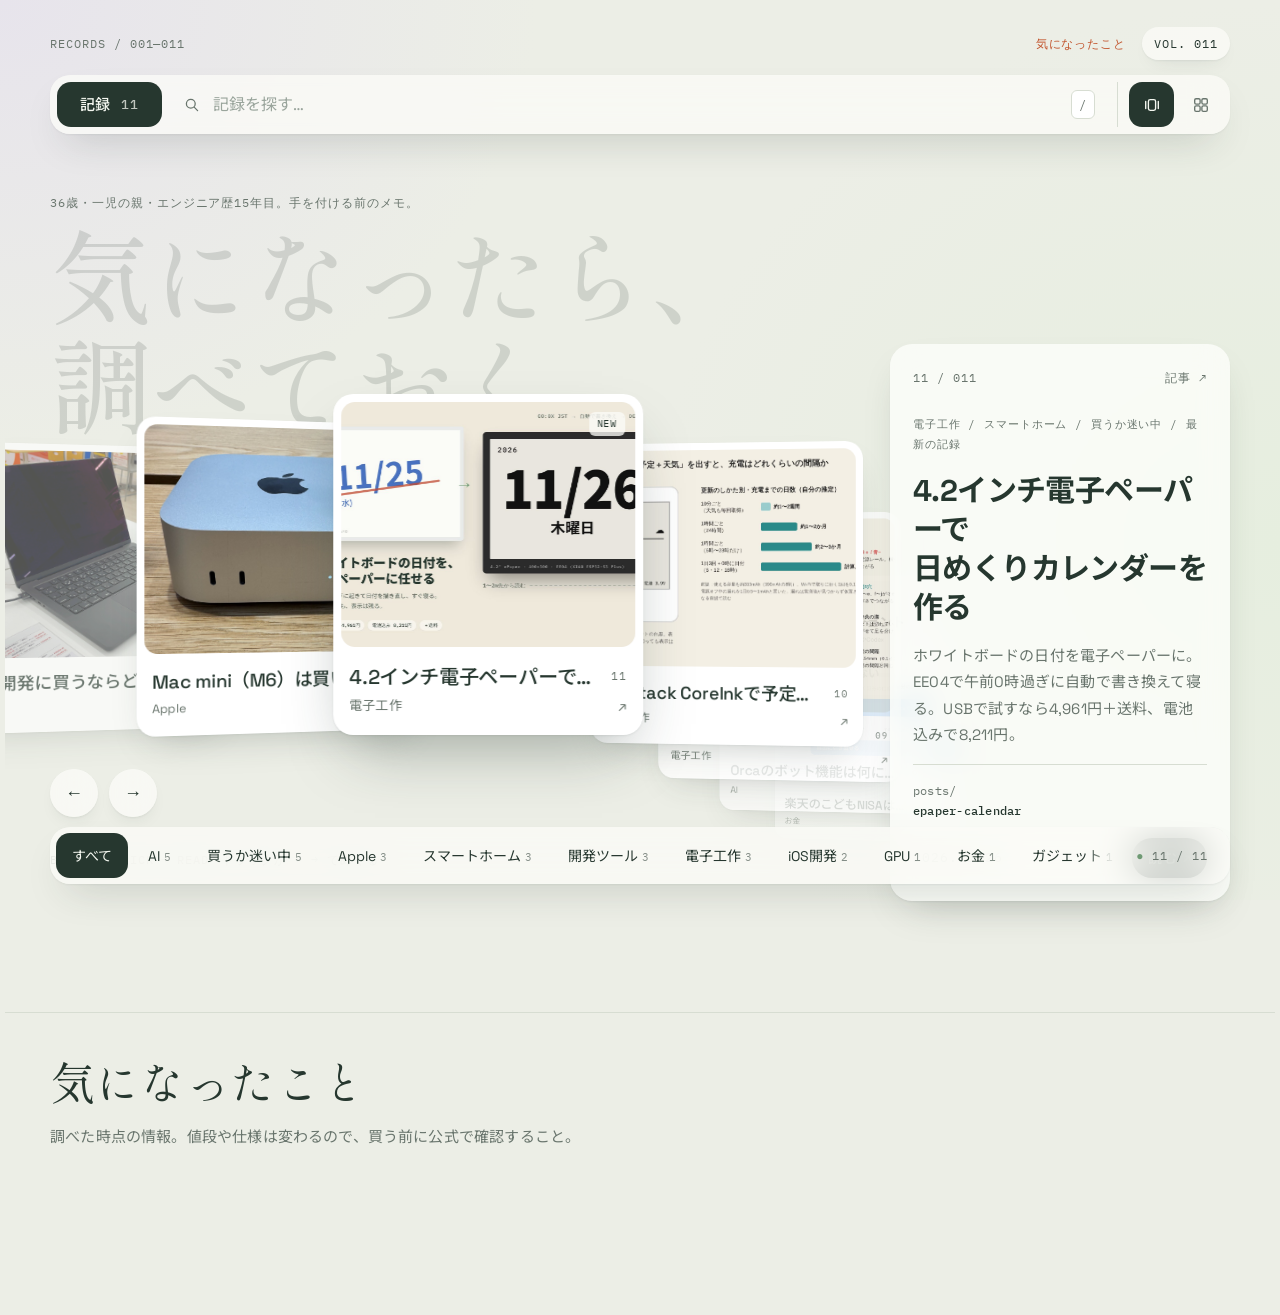
<file: site/index.html>
<!doctype html>
<html lang="ja">
<head>
<meta charset="utf-8">
<meta name="viewport" content="width=device-width, initial-scale=1">
<title>気になったこと</title>
<meta name="description" content="36歳、一児の親、エンジニア歴15年目の自分が、気になったことを記録しておく場所。手を付ける前のメモ代わり。">
<meta name="theme-color" content="#eceee6">
<link rel="preconnect" href="https://fonts.googleapis.com">
<link rel="preconnect" href="https://fonts.gstatic.com" crossorigin>
<link href="https://fonts.googleapis.com/css2?family=IBM+Plex+Mono:wght@400;500&family=Instrument+Serif:ital@0;1&family=Shippori+Mincho:wght@500;600&family=Space+Grotesk:wght@400;500;700&family=Noto+Sans+JP:wght@400;500;700&display=swap" rel="stylesheet">
<link rel="stylesheet" href="css/site.css">
<link rel="stylesheet" href="css/home.css">
<script>document.documentElement.classList.add('js')</script>
</head>
<body class="home">

<header class="topbar wrap">
  <p class="mono topbar-meta" id="range">RECORDS / 001—007</p>
  <p class="topbar-right"><span class="mono signal">気になったこと</span><span class="mono vol" id="vol">VOL. 007</span></p>
</header>

<div class="dock wrap">
  <div class="searchbar">
    <span class="stack-chip">記録<b class="mono" id="total">7</b></span>
    <label class="search">
      <svg viewBox="0 0 20 20" width="16" height="16" aria-hidden="true"><circle cx="8.5" cy="8.5" r="5.5" fill="none" stroke="currentColor" stroke-width="1.6"/><path d="M13 13l4 4" stroke="currentColor" stroke-width="1.6" stroke-linecap="round"/></svg>
      <span class="visually-hidden">記録を探す</span>
      <input id="q" type="search" placeholder="記録を探す…" autocomplete="off">
      <kbd class="mono">/</kbd>
    </label>
    <div class="views" role="group" aria-label="表示の切り替え">
      <button class="view-btn" type="button" data-view="fan" aria-pressed="true" title="めくって見る">
        <svg viewBox="0 0 20 20" width="18" height="18" aria-hidden="true"><rect x="6" y="4" width="8" height="12" rx="2" fill="none" stroke="currentColor" stroke-width="1.5"/><path d="M3 6v8M17 6v8" stroke="currentColor" stroke-width="1.5" stroke-linecap="round"/></svg>
        <span class="visually-hidden">めくって見る</span>
      </button>
      <button class="view-btn" type="button" data-view="grid" aria-pressed="false" title="一覧で見る">
        <svg viewBox="0 0 20 20" width="18" height="18" aria-hidden="true"><rect x="3" y="3" width="6" height="6" rx="1.5" fill="none" stroke="currentColor" stroke-width="1.5"/><rect x="11" y="3" width="6" height="6" rx="1.5" fill="none" stroke="currentColor" stroke-width="1.5"/><rect x="3" y="11" width="6" height="6" rx="1.5" fill="none" stroke="currentColor" stroke-width="1.5"/><rect x="11" y="11" width="6" height="6" rx="1.5" fill="none" stroke="currentColor" stroke-width="1.5"/></svg>
        <span class="visually-hidden">一覧で見る</span>
      </button>
    </div>
  </div>
</div>

<main class="wrap stage">
  <p class="mono eyebrow">36歳・一児の親・エンジニア歴15年目。手を付ける前のメモ。</p>
  <h1 class="display" id="display">気になったら、<br>調べておく。</h1>

  <div class="fan-wrap" id="fan-wrap">
    <ol class="entries" id="entries" reversed>
      <li class="entry" data-tags="電子工作,スマートホーム,買うか迷い中">
        <a class="entry-link" href="posts/epaper-calendar/">
          <img class="entry-photo" src="img/epaper-calendar/calendar.jpg" width="1440" height="900" alt="ホワイトボードの日付と、4.2インチ電子ペーパーに出した日付のイメージ">
          <div class="entry-body">
            <h2>4.2インチ電子ペーパーで日めくりカレンダーを作る</h2>
            <p>ホワイトボードの日付を電子ペーパーに。EE04で午前0時過ぎに自動で書き換えて寝る。USBで試すなら4,961円＋送料、電池込みで8,211円。</p>
            <p class="entry-date"><time datetime="2026-11-26">2026年11月26日</time></p>
          </div>
        </a>
        <ul class="tags entry-tags" aria-label="タグ">
          <li><a class="tag" href="?tag=電子工作">電子工作</a></li>
          <li><a class="tag" href="?tag=スマートホーム">スマートホーム</a></li>
          <li><a class="tag" href="?tag=買うか迷い中">買うか迷い中</a></li>
        </ul>
      </li>
      <li class="entry" data-tags="電子工作,スマートホーム,買うか迷い中">
        <a class="entry-link" href="posts/coreink/">
          <img class="entry-photo" src="img/coreink/battery.jpg" width="1440" height="900" alt="CoreInkの表示イメージと充電までの日数の見積もり">
          <div class="entry-body">
            <h2>M5Stack CoreInkで予定と天気を出すと、充電はどれくらいか</h2>
            <p>電子ペーパーとRTCで、電池で家に置くのに向く。充電は1時間ごと更新なら1〜2か月、1日3回なら数か月に1回（推定）。</p>
            <p class="entry-date"><time datetime="2026-11-24">2026年11月24日</time></p>
          </div>
        </a>
        <ul class="tags entry-tags" aria-label="タグ">
          <li><a class="tag" href="?tag=電子工作">電子工作</a></li>
          <li><a class="tag" href="?tag=スマートホーム">スマートホーム</a></li>
          <li><a class="tag" href="?tag=買うか迷い中">買うか迷い中</a></li>
        </ul>
      </li>
      <li class="entry" data-tags="電子工作,スマートホーム">
        <a class="entry-link" href="posts/breadboard/">
          <img class="entry-photo" src="img/breadboard/inside.jpg" width="1440" height="900" alt="ブレッドボードの穴のつながり方の模式図">
          <div class="entry-body">
            <h2>ブレッドボードとは何か</h2>
            <p>はんだ不要の試作用の板。名前は木のパン板から、今の形は1971年。縦5穴・電源レール・中央の溝のつながり方と、向いていない使い方。</p>
            <p class="entry-date"><time datetime="2026-11-24">2026年11月24日</time></p>
          </div>
        </a>
        <ul class="tags entry-tags" aria-label="タグ">
          <li><a class="tag" href="?tag=電子工作">電子工作</a></li>
          <li><a class="tag" href="?tag=スマートホーム">スマートホーム</a></li>
        </ul>
      </li>
      <li class="entry" data-tags="AI,開発ツール">
        <a class="entry-link" href="posts/orca-bots/">
          <img class="entry-photo" src="img/orca-bots/flow.jpg" width="1440" height="900" alt="Orca Botsの動き方の図">
          <div class="entry-body">
            <h2>Orcaのボット機能は何に使えるか</h2>
            <p>ボット機能の追加は本当（11月19日、ベータ）。自分のPCで自分のClaude CodeやCodexが動く。公式の使い道と、考えなそうな使い道を6つ。</p>
            <p class="entry-date"><time datetime="2026-11-22">2026年11月22日</time></p>
          </div>
        </a>
        <ul class="tags entry-tags" aria-label="タグ">
          <li><a class="tag" href="?tag=AI">AI</a></li>
          <li><a class="tag" href="?tag=開発ツール">開発ツール</a></li>
        </ul>
      </li>
      <li class="entry" data-tags="お金,子育て">
        <a class="entry-link" href="posts/kodomo-nisa-rakuten/">
          <img class="entry-photo" src="img/kodomo-nisa/withdraw.jpg" width="1440" height="900" alt="こどもNISAの年齢ごとの引き出しの扱いを示した図">
          <div class="entry-body">
            <h2>楽天のこどもNISAはいつから、いつ引き出せるか</h2>
            <p>開始は2027年1月で、扱うのは楽天証券。引き出しは小6の1月から、教育費か生活費に限り子の同意つきで。楽天銀行の普通預金は別物。</p>
            <p class="entry-date"><time datetime="2026-11-15">2026年11月15日</time></p>
          </div>
        </a>
        <ul class="tags entry-tags" aria-label="タグ">
          <li><a class="tag" href="?tag=お金">お金</a></li>
          <li><a class="tag" href="?tag=子育て">子育て</a></li>
        </ul>
      </li>
      <li class="entry" data-tags="AI,開発ツール">
        <a class="entry-link" href="posts/devin-swe-2/">
          <img class="entry-photo" src="img/devin-swe-2/timeline.jpg" width="1440" height="900" alt="SWE-2の無料が期間限定から恒久になるまでの流れの図">
          <div class="entry-body">
            <h2>DevinのSWE-2は本当に永久無料か</h2>
            <p>Xで見た投稿の裏付けを取った。おおむね本当だが、DesktopとCLIで、Pro・Max・Teamsの加入者が対象。SWE-2はCognitionの自社コーディングモデル。</p>
            <p class="entry-date"><time datetime="2026-11-14">2026年11月14日</time></p>
          </div>
        </a>
        <ul class="tags entry-tags" aria-label="タグ">
          <li><a class="tag" href="?tag=AI">AI</a></li>
          <li><a class="tag" href="?tag=開発ツール">開発ツール</a></li>
        </ul>
      </li>
      <li class="entry" data-tags="AI,GPU,音声認識">
        <a class="entry-link" href="posts/nemotron-transcribe/">
          <img class="entry-photo" src="img/nemotron-transcribe/waveform.jpg" width="1440" height="900" alt="音声の波形と、話者ごとに分けた文字起こしのイメージ図">
          <div class="entry-body">
            <h2>Nemotron 3.5 Transcribeは家で動くか</h2>
            <p>NVIDIAのオープンな文字起こしモデル。話者分けと翻訳も1つでやる。家ならRTX 5090（32GB）でNVFP4版が最低ラインで本命。</p>
            <p class="entry-date"><time datetime="2026-11-05">2026年11月5日</time></p>
          </div>
        </a>
        <ul class="tags entry-tags" aria-label="タグ">
          <li><a class="tag" href="?tag=AI">AI</a></li>
          <li><a class="tag" href="?tag=GPU">GPU</a></li>
          <li><a class="tag" href="?tag=音声認識">音声認識</a></li>
        </ul>
      </li>
      <li class="entry" data-tags="Apple,AI,iOS開発,買うか迷い中">
        <a class="entry-link" href="posts/mac-studio-vs-macbook-pro/">
          <img class="entry-photo" src="img/mac-studio/mac-studio-1.jpg" width="1920" height="1920" alt="木の机に置かれたMac Studio">
          <div class="entry-body">
            <h2>Mac StudioかMacBook Proか</h2>
            <p>ローカルLLM、iOSのビルド、Blender。同じ約120万円で、M5 UltraのStudioとM5 MaxのProを比べた。GPUと帯域は約2倍違う。</p>
            <p class="entry-date"><time datetime="2026-11-03">2026年11月3日</time></p>
          </div>
        </a>
        <ul class="tags entry-tags" aria-label="タグ">
          <li><a class="tag" href="?tag=Apple">Apple</a></li>
          <li><a class="tag" href="?tag=AI">AI</a></li>
          <li><a class="tag" href="?tag=iOS開発">iOS開発</a></li>
          <li><a class="tag" href="?tag=買うか迷い中">買うか迷い中</a></li>
        </ul>
      </li>
      <li class="entry" data-tags="AI,デザイン,開発ツール">
        <a class="entry-link" href="posts/taste-skill/">
          <img class="entry-photo" src="img/taste-skill/ai-like-sample.jpg" width="1440" height="720" alt="紫のグラデーションと3枚のカードが並ぶ、よくあるAIっぽいページの例">
          <div class="entry-body">
            <h2>taste-skillは誰が作ったか</h2>
            <p>このサイトのデザインに使ったAI用スキル。作者はミュンヘンの個人開発者で、目的はAIに平均的なページを作らせないこと。</p>
            <p class="entry-date"><time datetime="2026-11-02">2026年11月2日</time></p>
          </div>
        </a>
        <ul class="tags entry-tags" aria-label="タグ">
          <li><a class="tag" href="?tag=AI">AI</a></li>
          <li><a class="tag" href="?tag=デザイン">デザイン</a></li>
          <li><a class="tag" href="?tag=開発ツール">開発ツール</a></li>
        </ul>
      </li>
      <li class="entry" data-tags="Apple,iOS開発,買うか迷い中">
        <a class="entry-link" href="posts/ios-dev-mac/">
          <img class="entry-photo" src="img/macbook/m3-macbook-pro-14-inch-space-grey.jpg" width="1920" height="1440" alt="店頭に置かれた14インチMacBook Pro">
          <div class="entry-body">
            <h2>iOS開発に買うならどのMac</h2>
            <p>Mac mini（M6）とMacBook Air（M5）・Pro（M6）を、iOSアプリ開発の場面ごとに比べた。決め手は場所とモニター。</p>
            <p class="entry-date"><time datetime="2026-11-02">2026年11月2日</time></p>
          </div>
        </a>
        <ul class="tags entry-tags" aria-label="タグ">
          <li><a class="tag" href="?tag=Apple">Apple</a></li>
          <li><a class="tag" href="?tag=iOS開発">iOS開発</a></li>
          <li><a class="tag" href="?tag=買うか迷い中">買うか迷い中</a></li>
        </ul>
      </li>
      <li class="entry" data-tags="Apple,ガジェット,買うか迷い中">
        <a class="entry-link" href="posts/mac-mini-2026/">
          <img class="entry-photo" src="img/mac-mini/mac-mini-2024-m4.jpg" width="1920" height="1613" alt="木の机に置かれたMac mini">
          <div class="entry-body">
            <h2>Mac mini（M6）は買いか</h2>
            <p>M4のときより5万5千円上がった新型。どの構成なら後悔しないか、価格表と見積もりで整理した。</p>
            <p class="entry-date"><time datetime="2026-11-02">2026年11月2日</time></p>
          </div>
        </a>
        <ul class="tags entry-tags" aria-label="タグ">
          <li><a class="tag" href="?tag=Apple">Apple</a></li>
          <li><a class="tag" href="?tag=ガジェット">ガジェット</a></li>
          <li><a class="tag" href="?tag=買うか迷い中">買うか迷い中</a></li>
        </ul>
      </li>
    </ol>

    <div class="fan-nav" role="group" aria-label="カードをめくる">
      <button type="button" data-step="-1" aria-label="前のカード"><span aria-hidden="true">←</span></button>
      <button type="button" data-step="1" aria-label="次のカード"><span aria-hidden="true">→</span></button>
    </div>
    <aside class="detail" id="detail" aria-live="polite" hidden></aside>
    <p class="empty" id="empty" hidden>見つからなかった。言葉かタグを変えてみて。</p>
  </div>

  <p class="mono hint">BROWSE → PICK → READ<span class="hint-keys">　ドラッグか ← → でめくる</span></p>
</main>

<nav class="tabbar" aria-label="タグで絞り込む">
  <ul class="tabs" id="tag-filter">
    <li><button class="tab" type="button" data-tag="" aria-pressed="true">すべて</button></li>
  </ul>
  <p class="mono tab-count" id="count" aria-live="polite"></p>
</nav>

<footer class="home-foot">
  <div class="wrap home-foot-inner">
    <p class="home-foot-name">気になったこと</p>
    <p>調べた時点の情報。値段や仕様は変わるので、買う前に公式で確認すること。</p>
  </div>
</footer>

<script src="js/home.js"></script>
</body>
</html>
</file>
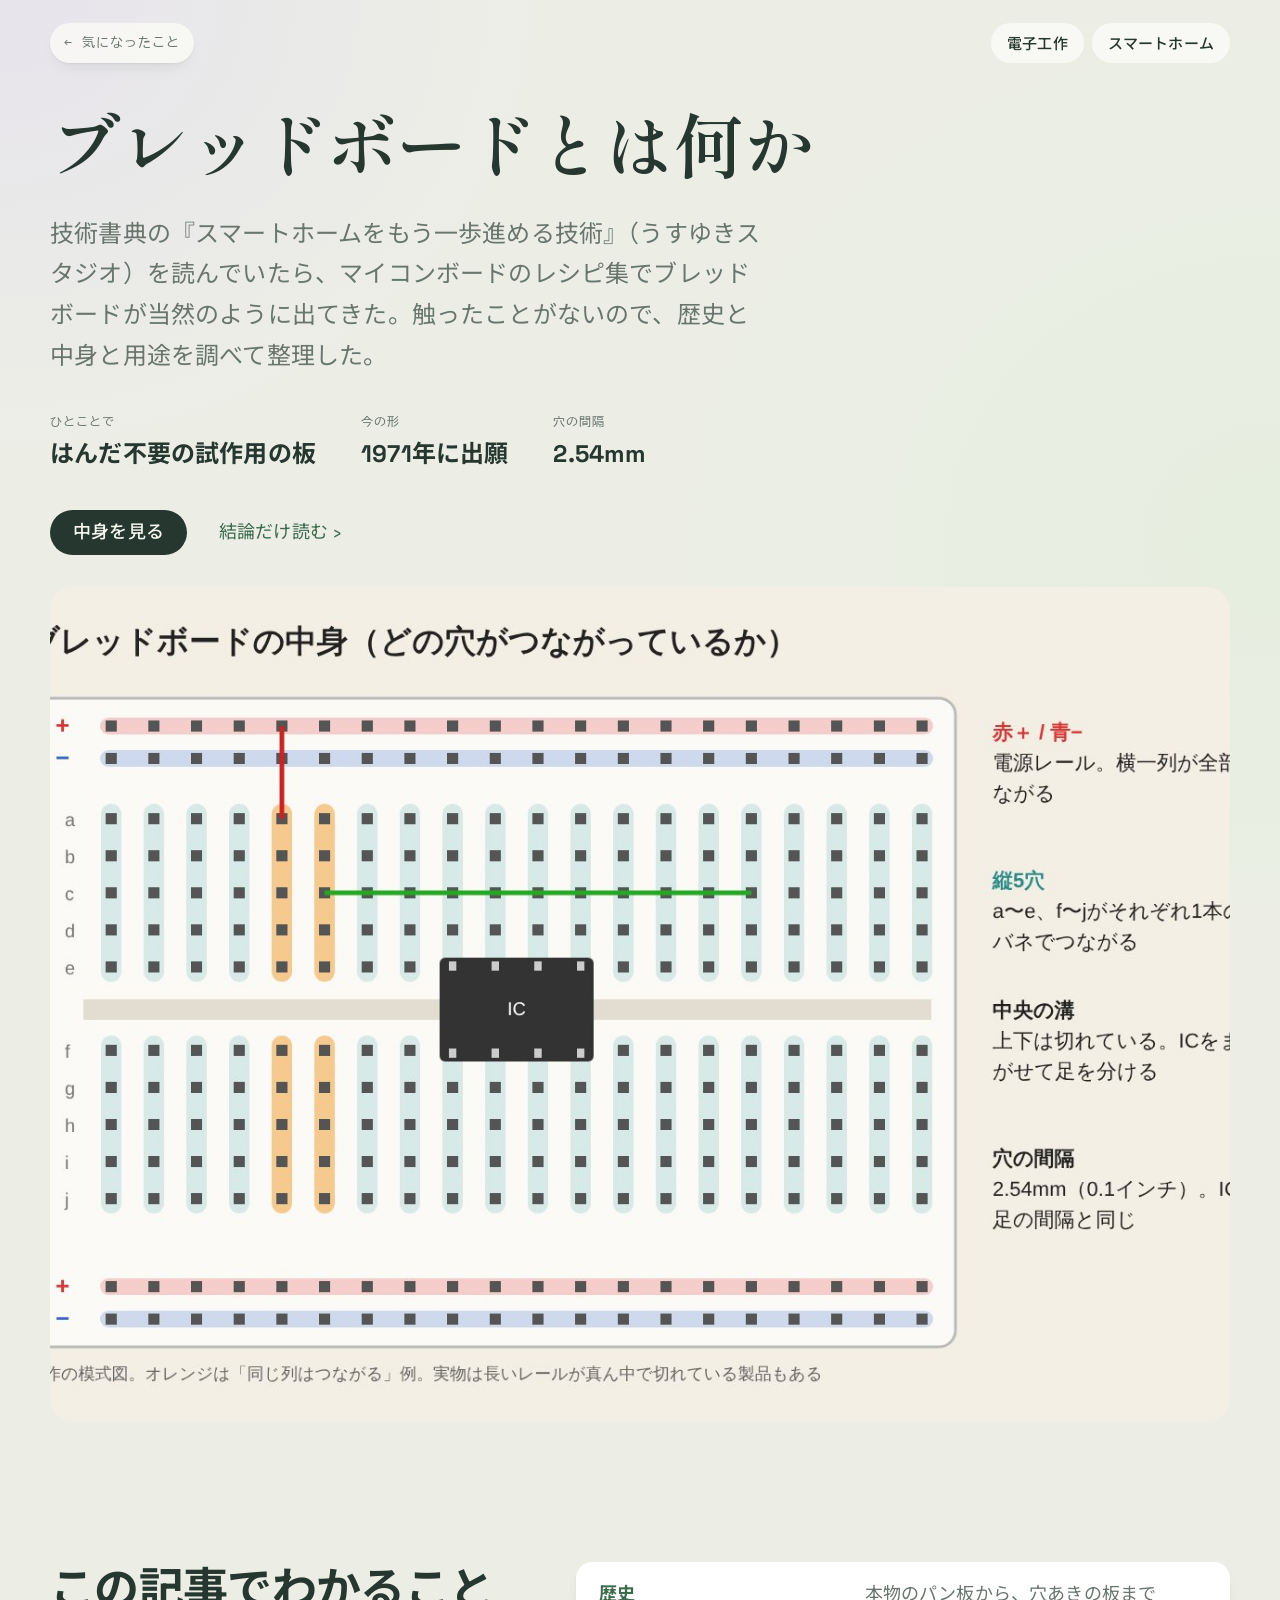
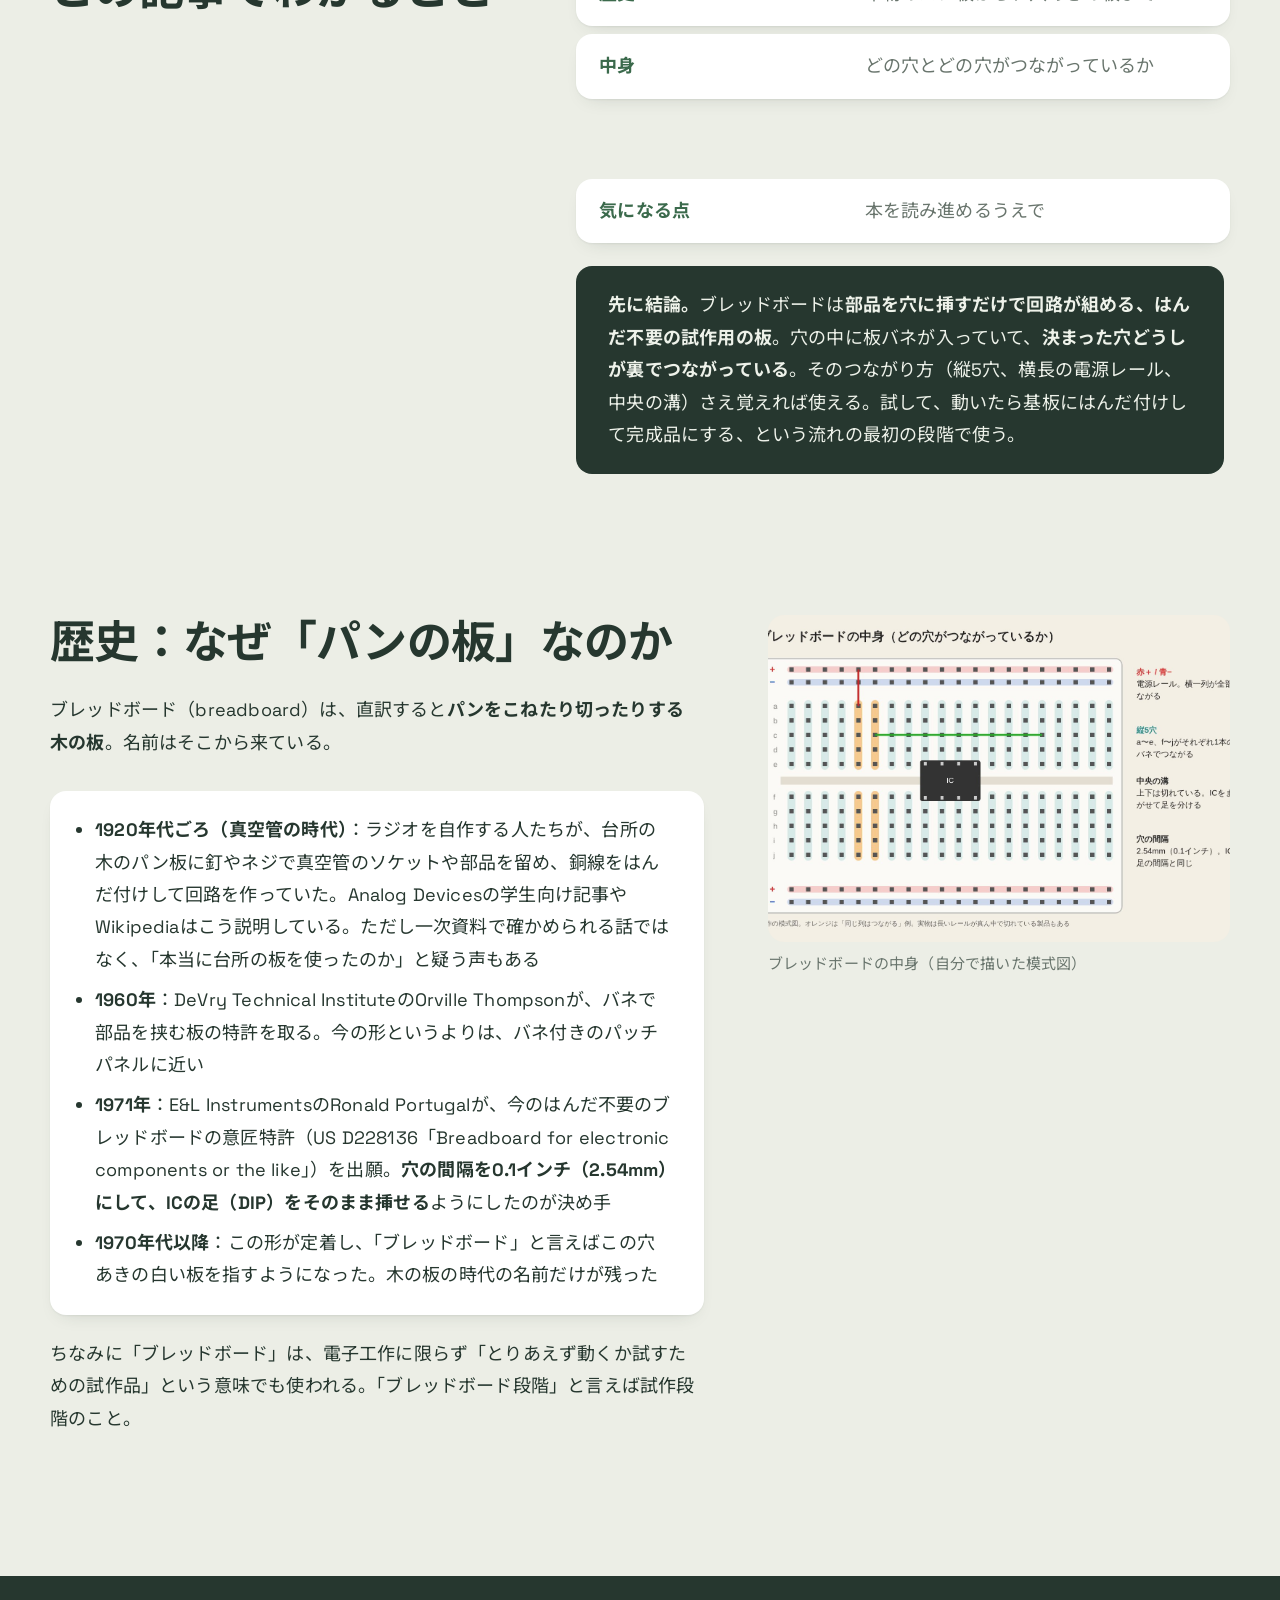
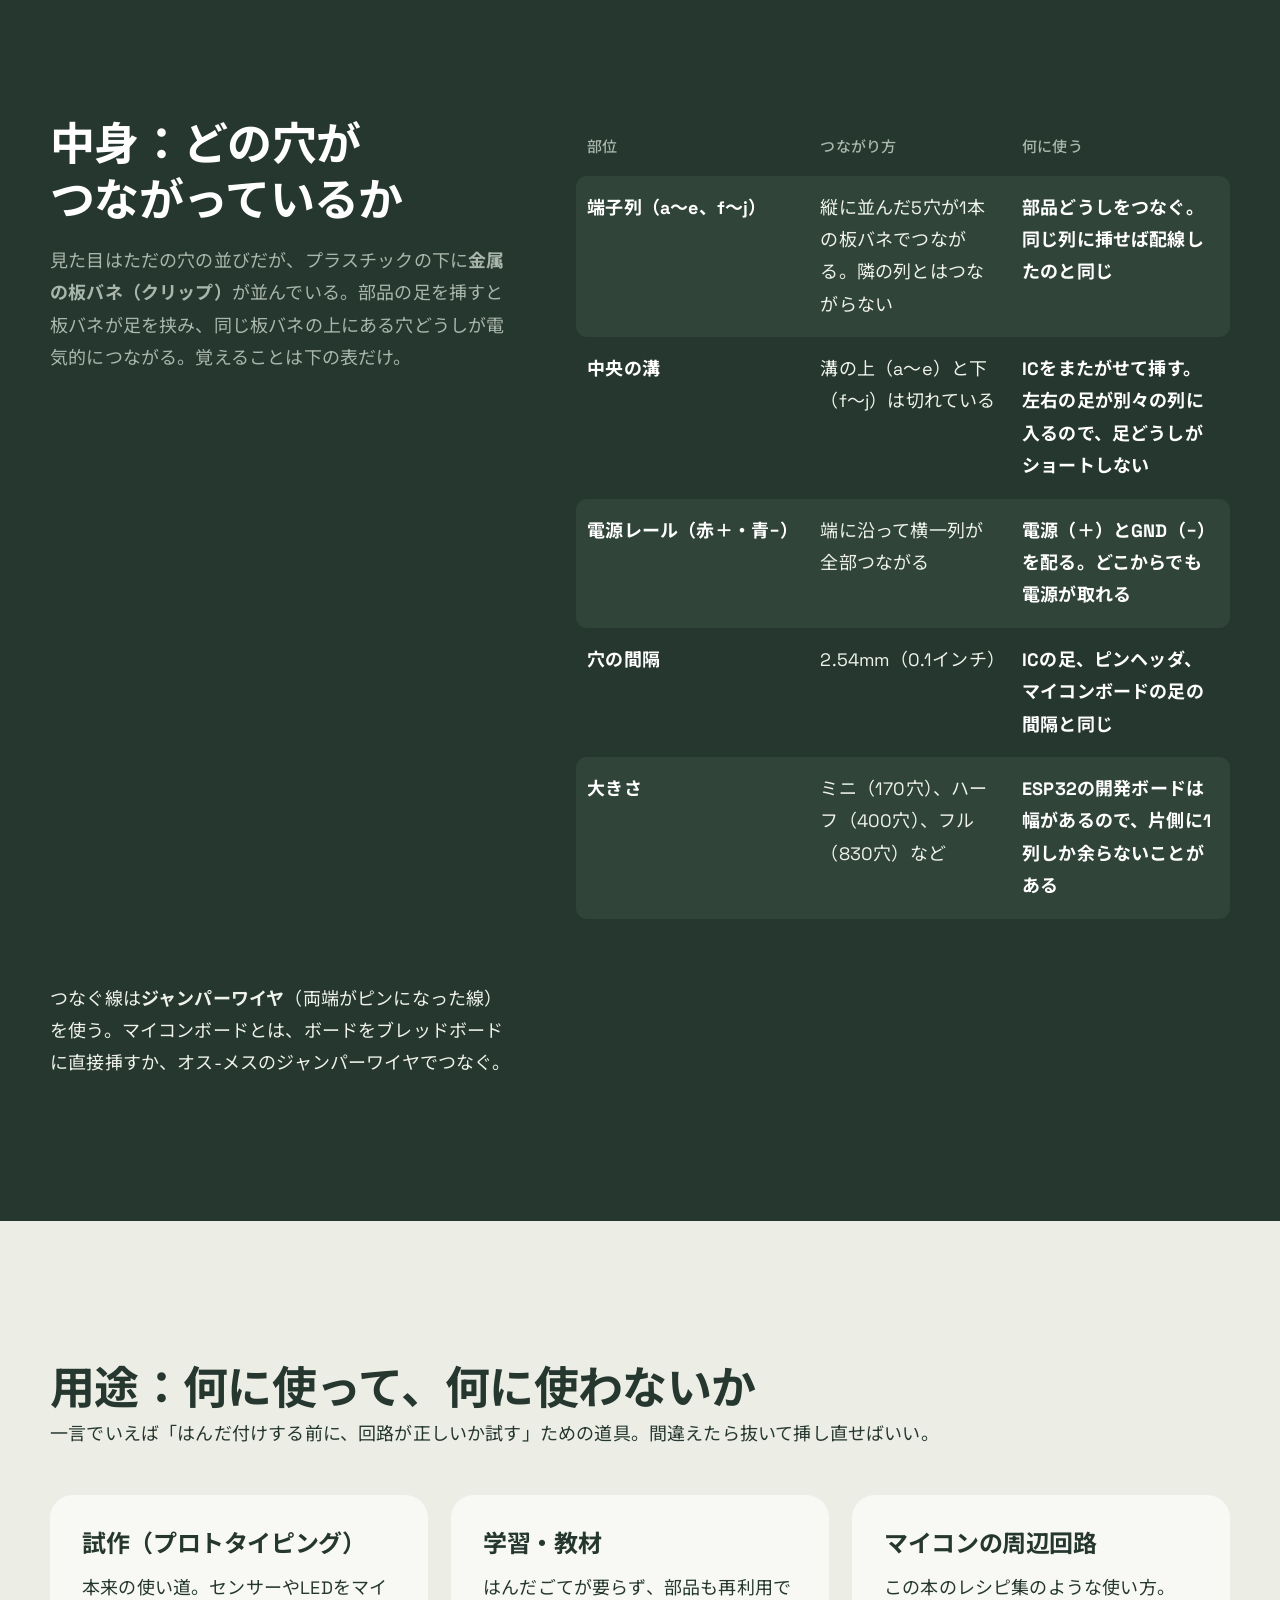
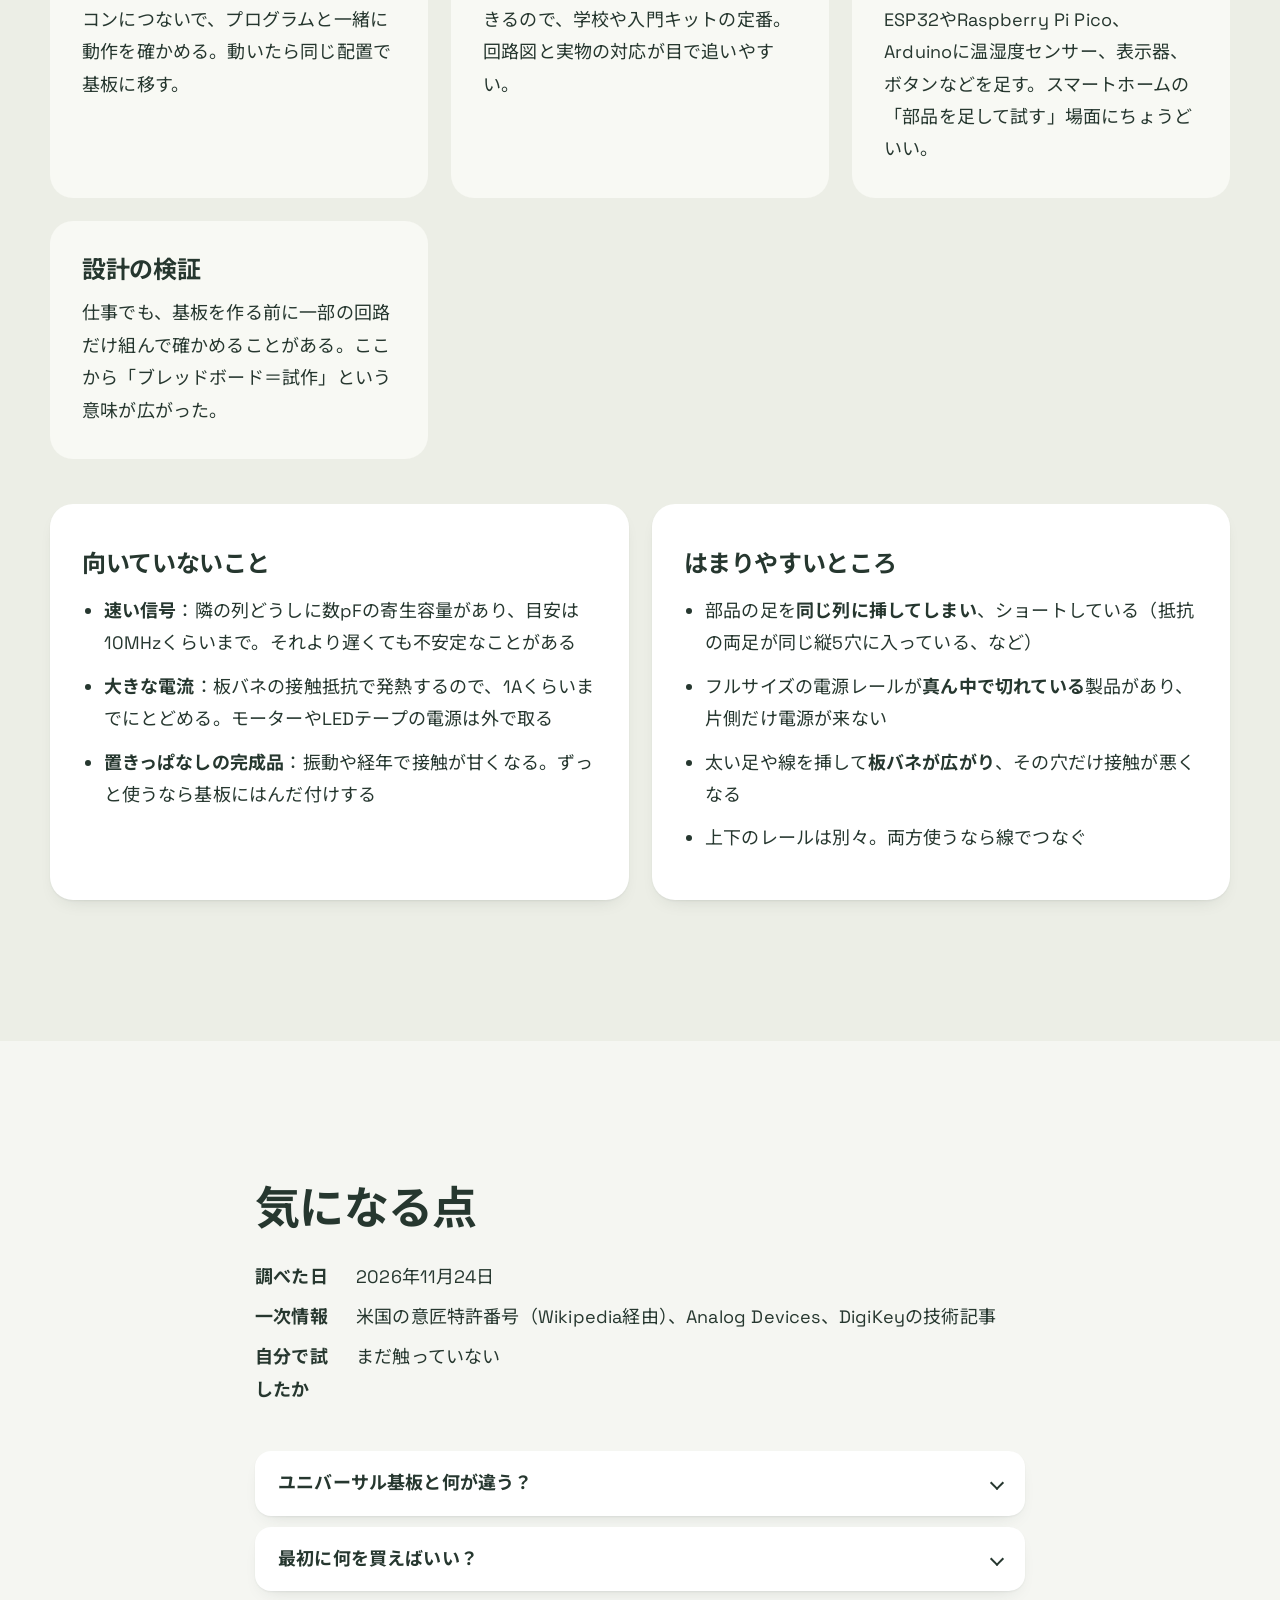
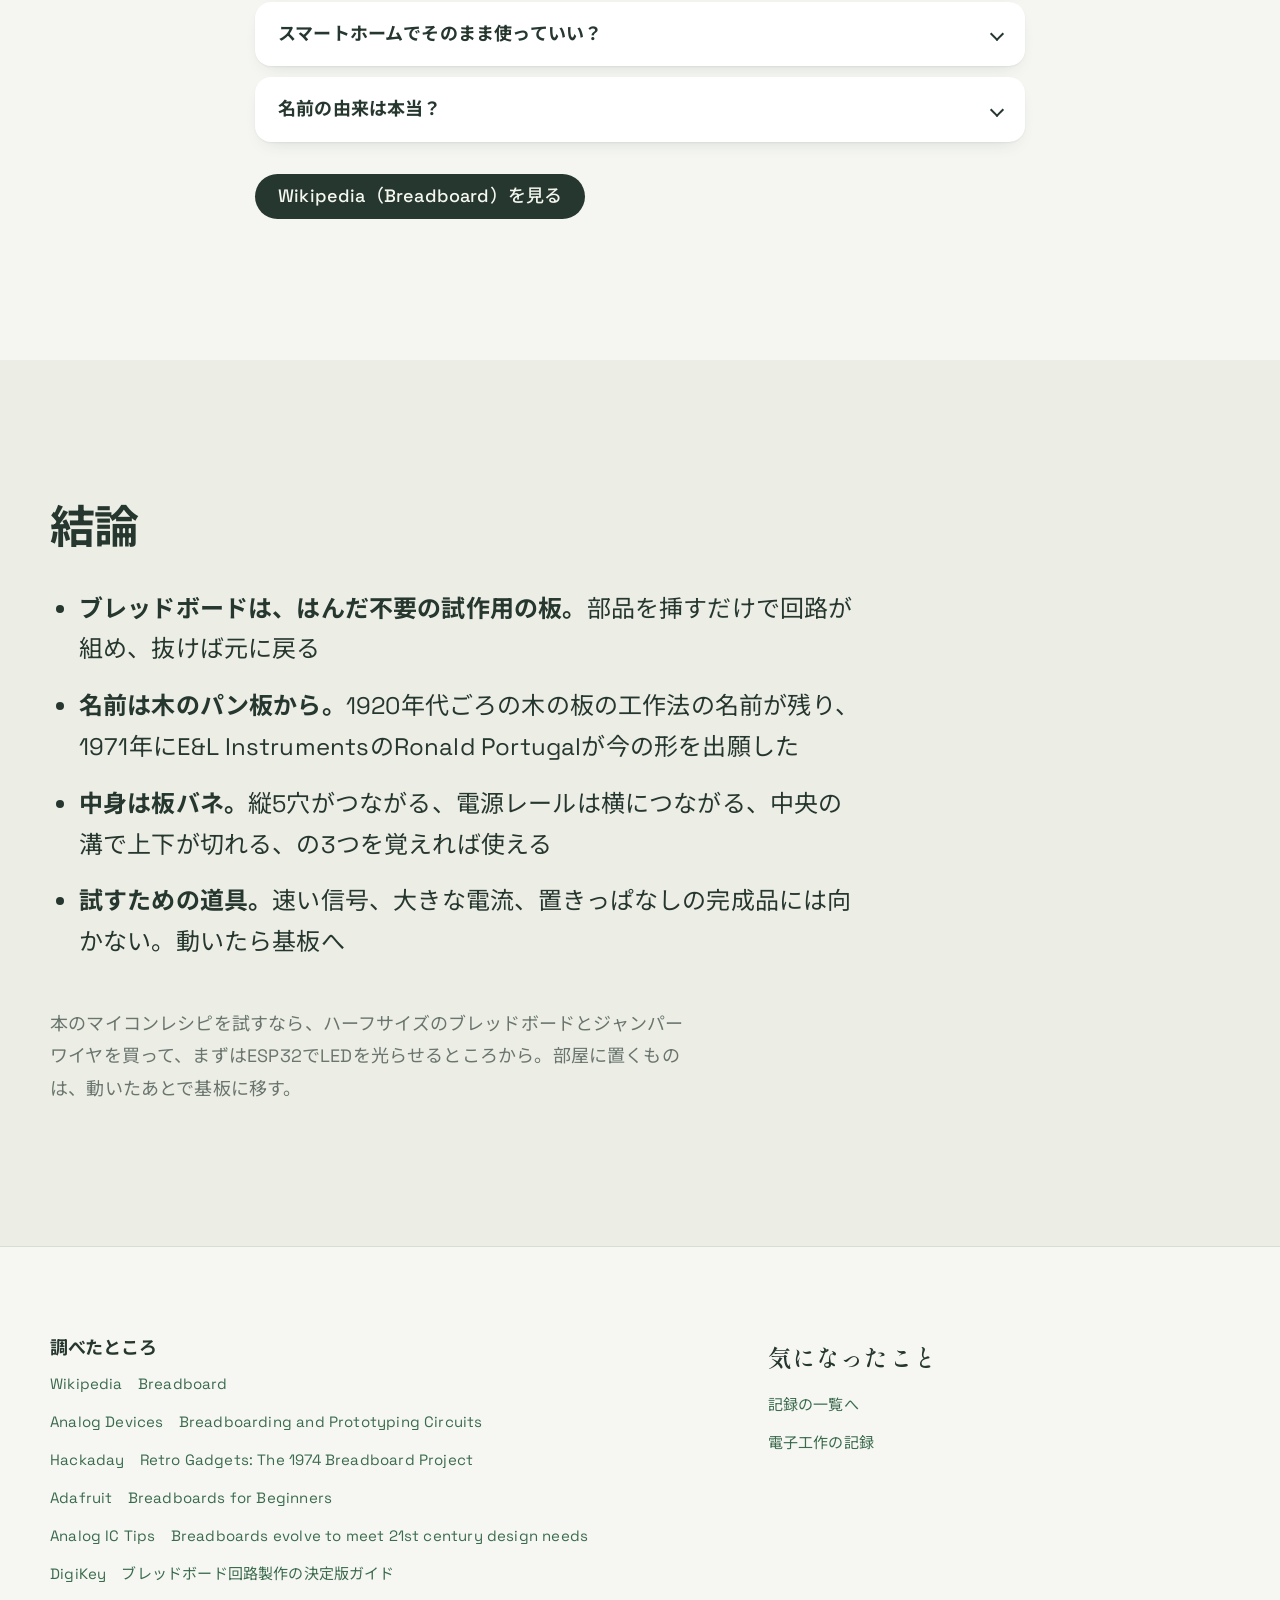
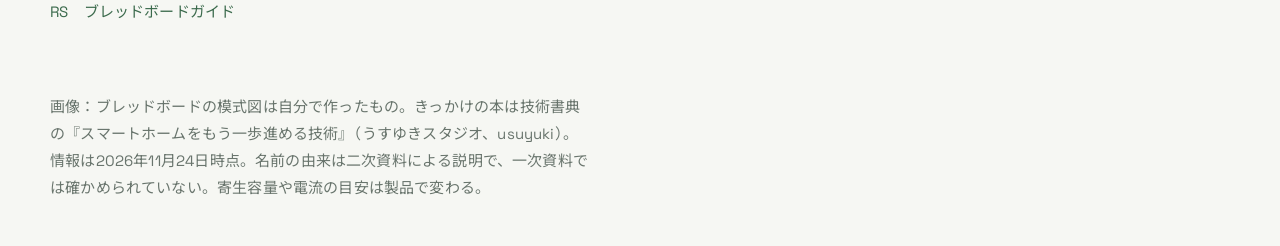
<file: site/posts/breadboard/index.html>
<!doctype html>
<html lang="ja">
<head>
<meta charset="utf-8">
<meta name="viewport" content="width=device-width, initial-scale=1">
<title>ブレッドボードとは何か ｜ 気になったこと</title>
<meta name="description" content="『スマートホームをもう一歩進める技術』を読んでいて出てきたブレッドボード。名前の由来から、中でどの穴がつながっているか、何に使って何に使わないかまでを整理した記録。">
<link rel="preconnect" href="https://fonts.googleapis.com">
<link rel="preconnect" href="https://fonts.gstatic.com" crossorigin>
<link href="https://fonts.googleapis.com/css2?family=BIZ+UDGothic&family=IBM+Plex+Mono:wght@400;500&family=Instrument+Serif:ital@0;1&family=Shippori+Mincho:wght@500;600&family=Space+Grotesk:wght@400;500;700&family=Noto+Sans+JP:wght@400;500;700&display=swap" rel="stylesheet">
<link rel="stylesheet" href="../../css/site.css">
<link rel="stylesheet" href="../../css/article.css">
<link rel="stylesheet" href="post.css">
<script>document.documentElement.classList.add('js')</script>
</head>
<body>

<header class="hero">
  <img class="hero-photo" src="../../img/breadboard/inside.jpg" width="1440" height="900" alt="ブレッドボードの穴のつながり方を示した模式図。上下に電源レール、中央に溝、縦5穴ずつがつながる">
  <div class="hero-card">
    <div class="hero-top">
      <a class="hero-home" href="../../">気になったこと</a>
      <ul class="tags" aria-label="タグ">
        <li><a class="tag" href="../../?tag=電子工作">電子工作</a></li>
        <li><a class="tag" href="../../?tag=スマートホーム">スマートホーム</a></li>
      </ul>
    </div>
    <h1>ブレッドボードとは何か</h1>
    <p class="hero-lead">技術書典の『スマートホームをもう一歩進める技術』（うすゆきスタジオ）を読んでいたら、マイコンボードのレシピ集でブレッドボードが当然のように出てきた。触ったことがないので、歴史と中身と用途を調べて整理した。</p>
    <dl class="hero-facts">
      <div><dt>ひとことで</dt><dd>はんだ不要の試作用の板</dd></div>
      <div><dt>今の形</dt><dd>1971年に出願</dd></div>
      <div><dt>穴の間隔</dt><dd>2.54mm</dd></div>
    </dl>
    <div class="hero-foot">
      <a class="btn" href="#inside-h">中身を見る</a>
      <a href="#conclusion">結論だけ読む</a>
    </div>
  </div>
</header>

<main>

<section class="learn wrap" aria-labelledby="learn-h">
  <h2 id="learn-h" class="rise">この記事でわかること</h2>
  <div class="learn-body">
    <ul class="learn-list">
      <li class="rise" style="--i:1"><a href="#history-h">歴史</a><span>本物のパン板から、穴あきの板まで</span></li>
      <li class="rise" style="--i:2"><a href="#inside-h">中身</a><span>どの穴とどの穴がつながっているか</span></li>
      <li class="rise" style="--i:3"><a href="#use-h">用途</a><span>何に使って、何に使わないか</span></li>
      <li class="rise" style="--i:4"><a href="#faq-h">気になる点</a><span>本を読み進めるうえで</span></li>
    </ul>
    <p class="learn-short rise" style="--i:3"><strong>先に結論。</strong>ブレッドボードは<strong>部品を穴に挿すだけで回路が組める、はんだ不要の試作用の板</strong>。穴の中に板バネが入っていて、<strong>決まった穴どうしが裏でつながっている</strong>。そのつながり方（縦5穴、横長の電源レール、中央の溝）さえ覚えれば使える。試して、動いたら基板にはんだ付けして完成品にする、という流れの最初の段階で使う。</p>
  </div>
</section>

<section class="intro wrap" aria-labelledby="history-h">
  <div class="intro-text">
    <h2 id="history-h" class="rise">歴史：なぜ「パンの板」なのか</h2>
    <p class="rise" style="--i:1">ブレッドボード（breadboard）は、直訳すると<strong>パンをこねたり切ったりする木の板</strong>。名前はそこから来ている。</p>
    <ul class="intro-points rise" style="--i:2">
      <li><strong>1920年代ごろ（真空管の時代）</strong>：ラジオを自作する人たちが、台所の木のパン板に釘やネジで真空管のソケットや部品を留め、銅線をはんだ付けして回路を作っていた。Analog Devicesの学生向け記事やWikipediaはこう説明している。ただし一次資料で確かめられる話ではなく、「本当に台所の板を使ったのか」と疑う声もある</li>
      <li><strong>1960年</strong>：DeVry Technical InstituteのOrville Thompsonが、バネで部品を挟む板の特許を取る。今の形というよりは、バネ付きのパッチパネルに近い</li>
      <li><strong>1971年</strong>：E&amp;L InstrumentsのRonald Portugalが、今のはんだ不要のブレッドボードの意匠特許（US D228136「Breadboard for electronic components or the like」）を出願。<strong>穴の間隔を0.1インチ（2.54mm）にして、ICの足（DIP）をそのまま挿せる</strong>ようにしたのが決め手</li>
      <li><strong>1970年代以降</strong>：この形が定着し、「ブレッドボード」と言えばこの穴あきの白い板を指すようになった。木の板の時代の名前だけが残った</li>
    </ul>
    <p class="rise" style="--i:3">ちなみに「ブレッドボード」は、電子工作に限らず「とりあえず動くか試すための試作品」という意味でも使われる。「ブレッドボード段階」と言えば試作段階のこと。</p>
  </div>
  <figure class="intro-plates">
    <div class="plate rise" style="--i:2">
      <img src="../../img/breadboard/inside.jpg" width="1440" height="900" alt="電源レール、縦5穴の列、中央の溝、ICのまたがせ方を示した模式図" loading="lazy" decoding="async">
      <figcaption>ブレッドボードの中身（自分で描いた模式図）</figcaption>
    </div>
  </figure>
</section>

<section class="changes" aria-labelledby="inside-h">
  <div class="wrap changes-inner">
    <div class="changes-head">
      <h2 id="inside-h" class="rise">中身：どの穴がつながっているか</h2>
      <p class="rise" style="--i:1">見た目はただの穴の並びだが、プラスチックの下に<strong>金属の板バネ（クリップ）</strong>が並んでいる。部品の足を挿すと板バネが足を挟み、同じ板バネの上にある穴どうしが電気的につながる。覚えることは下の表だけ。</p>
    </div>
    <table class="diff stack">
      <caption class="visually-hidden">ブレッドボードの部位と役割</caption>
      <thead><tr><th scope="col">部位</th><th scope="col">つながり方</th><th scope="col">何に使う</th></tr></thead>
      <tbody>
        <tr><th scope="row">端子列（a〜e、f〜j）</th><td data-label="つながり方">縦に並んだ5穴が1本の板バネでつながる。隣の列とはつながらない</td><td data-label="何に使う">部品どうしをつなぐ。同じ列に挿せば配線したのと同じ</td></tr>
        <tr><th scope="row">中央の溝</th><td data-label="つながり方">溝の上（a〜e）と下（f〜j）は切れている</td><td data-label="何に使う">ICをまたがせて挿す。左右の足が別々の列に入るので、足どうしがショートしない</td></tr>
        <tr><th scope="row">電源レール（赤＋・青−）</th><td data-label="つながり方">端に沿って横一列が全部つながる</td><td data-label="何に使う">電源（＋）とGND（−）を配る。どこからでも電源が取れる</td></tr>
        <tr><th scope="row">穴の間隔</th><td data-label="つながり方">2.54mm（0.1インチ）</td><td data-label="何に使う">ICの足、ピンヘッダ、マイコンボードの足の間隔と同じ</td></tr>
        <tr><th scope="row">大きさ</th><td data-label="つながり方">ミニ（170穴）、ハーフ（400穴）、フル（830穴）など</td><td data-label="何に使う">ESP32の開発ボードは幅があるので、片側に1列しか余らないことがある</td></tr>
      </tbody>
    </table>
    <p class="rise" style="--i:2">つなぐ線は<strong>ジャンパーワイヤ</strong>（両端がピンになった線）を使う。マイコンボードとは、ボードをブレッドボードに直接挿すか、オス-メスのジャンパーワイヤでつなぐ。</p>
  </div>
</section>

<section class="verdict wrap" aria-labelledby="use-h">
  <h2 id="use-h" class="rise">用途：何に使って、何に使わないか</h2>
  <p class="rise" style="--i:1">一言でいえば「はんだ付けする前に、回路が正しいか試す」ための道具。間違えたら抜いて挿し直せばいい。</p>
  <div class="odd-list">
    <article class="odd rise" style="--i:1">
      <h3>試作（プロトタイピング）</h3>
      <p>本来の使い道。センサーやLEDをマイコンにつないで、プログラムと一緒に動作を確かめる。動いたら同じ配置で基板に移す。</p>
    </article>
    <article class="odd rise" style="--i:2">
      <h3>学習・教材</h3>
      <p>はんだごてが要らず、部品も再利用できるので、学校や入門キットの定番。回路図と実物の対応が目で追いやすい。</p>
    </article>
    <article class="odd rise" style="--i:3">
      <h3>マイコンの周辺回路</h3>
      <p>この本のレシピ集のような使い方。ESP32やRaspberry Pi Pico、Arduinoに温湿度センサー、表示器、ボタンなどを足す。スマートホームの「部品を足して試す」場面にちょうどいい。</p>
    </article>
    <article class="odd rise" style="--i:4">
      <h3>設計の検証</h3>
      <p>仕事でも、基板を作る前に一部の回路だけ組んで確かめることがある。ここから「ブレッドボード＝試作」という意味が広がった。</p>
    </article>
  </div>
  <div class="verdict-cols">
    <div class="verdict-col rise" style="--i:1">
      <h3>向いていないこと</h3>
      <ul>
        <li><strong>速い信号</strong>：隣の列どうしに数pFの寄生容量があり、目安は10MHzくらいまで。それより遅くても不安定なことがある</li>
        <li><strong>大きな電流</strong>：板バネの接触抵抗で発熱するので、1Aくらいまでにとどめる。モーターやLEDテープの電源は外で取る</li>
        <li><strong>置きっぱなしの完成品</strong>：振動や経年で接触が甘くなる。ずっと使うなら基板にはんだ付けする</li>
      </ul>
    </div>
    <div class="verdict-col rise" style="--i:2">
      <h3>はまりやすいところ</h3>
      <ul>
        <li>部品の足を<strong>同じ列に挿してしまい</strong>、ショートしている（抵抗の両足が同じ縦5穴に入っている、など）</li>
        <li>フルサイズの電源レールが<strong>真ん中で切れている</strong>製品があり、片側だけ電源が来ない</li>
        <li>太い足や線を挿して<strong>板バネが広がり</strong>、その穴だけ接触が悪くなる</li>
        <li>上下のレールは別々。両方使うなら線でつなぐ</li>
      </ul>
    </div>
  </div>
</section>

<section class="faq" aria-labelledby="faq-h">
  <div class="wrap faq-inner faq-solo">
    <div class="faq-left">
      <h2 id="faq-h" class="rise">気になる点</h2>
      <dl class="faq-facts rise" style="--i:1">
        <div><dt>調べた日</dt><dd>2026年11月24日</dd></div>
        <div><dt>一次情報</dt><dd>米国の意匠特許番号（Wikipedia経由）、Analog Devices、DigiKeyの技術記事</dd></div>
        <div><dt>自分で試したか</dt><dd>まだ触っていない</dd></div>
      </dl>
      <div class="qa">
        <details class="rise">
          <summary>ユニバーサル基板と何が違う？</summary>
          <p>ユニバーサル基板も穴が2.54mm間隔で並んだ板だが、部品ははんだ付けして留める。ブレッドボードで動きを確かめ、ユニバーサル基板やプリント基板で完成させる、という順番になる。</p>
        </details>
        <details class="rise">
          <summary>最初に何を買えばいい？</summary>
          <p>ハーフサイズ（400穴前後）のブレッドボードと、オス-オス・オス-メスのジャンパーワイヤのセット。マイコンボードとLED、抵抗があれば最初の一歩（Lチカ）はできる。ESP32の開発ボードは幅が広いので、ブレッドボードを2枚並べて使う人もいる。</p>
        </details>
        <details class="rise">
          <summary>スマートホームでそのまま使っていい？</summary>
          <p>試す段階ならいい。部屋に置きっぱなしにする装置にするなら、接触不良と、ほこりや振動を考えて基板に移したほうが安心。電源は低い電圧（USBの5Vや3.3V）だけにして、家庭用の100Vは絶対にブレッドボードに通さない。</p>
        </details>
        <details class="rise">
          <summary>名前の由来は本当？</summary>
          <p>木の板に部品を留めて回路を作っていたのは確か。ただ「本当にパンの板を台所から持ってきた」ことを示す一次資料は見つからなかった。言葉としては、木の板の工作法の名前が、形が変わっても残ったと考えればよい。</p>
        </details>
      </div>
      <a class="btn faq-btn" href="https://en.wikipedia.org/wiki/Breadboard" rel="noopener">Wikipedia（Breadboard）を見る</a>
    </div>
  </div>
</section>

<section id="conclusion" class="conclusion wrap" aria-labelledby="conclusion-h">
  <h2 id="conclusion-h" class="rise">結論</h2>
  <ul class="conclusion-list">
    <li class="rise"><strong>ブレッドボードは、はんだ不要の試作用の板。</strong>部品を挿すだけで回路が組め、抜けば元に戻る</li>
    <li class="rise" style="--i:1"><strong>名前は木のパン板から。</strong>1920年代ごろの木の板の工作法の名前が残り、1971年にE&amp;L InstrumentsのRonald Portugalが今の形を出願した</li>
    <li class="rise" style="--i:2"><strong>中身は板バネ。</strong>縦5穴がつながる、電源レールは横につながる、中央の溝で上下が切れる、の3つを覚えれば使える</li>
    <li class="rise" style="--i:3"><strong>試すための道具。</strong>速い信号、大きな電流、置きっぱなしの完成品には向かない。動いたら基板へ</li>
  </ul>
  <p class="conclusion-close rise">本のマイコンレシピを試すなら、ハーフサイズのブレッドボードとジャンパーワイヤを買って、まずはESP32でLEDを光らせるところから。部屋に置くものは、動いたあとで基板に移す。</p>
</section>

</main>

<footer class="back">
  <div class="back-card">
    <div class="back-msg">
      <h2>調べたところ</h2>
      <ul class="sources">
        <li><a href="https://en.wikipedia.org/wiki/Breadboard" rel="noopener">Wikipedia　Breadboard</a></li>
        <li><a href="https://analog.com/en/analog-dialogue/studentzone/studentzone-november-2016.html" rel="noopener">Analog Devices　Breadboarding and Prototyping Circuits</a></li>
        <li><a href="https://hackaday.com/2023/08/29/retro-gadgets-the-1974-breadboard-project" rel="noopener">Hackaday　Retro Gadgets: The 1974 Breadboard Project</a></li>
        <li><a href="https://learn.adafruit.com/breadboards-for-beginners/whats-up-with-the-name" rel="noopener">Adafruit　Breadboards for Beginners</a></li>
        <li><a href="https://www.analogictips.com/breadboards-evolve-to-meet-21st-century-design-needs-part-1-the-ancient-past/" rel="noopener">Analog IC Tips　Breadboards evolve to meet 21st century design needs</a></li>
        <li><a href="https://forum.digikey.com/t/topic/39855" rel="noopener">DigiKey　ブレッドボード回路製作の決定版ガイド</a></li>
        <li><a href="https://jp.rs-online.com/web/content/discovery/ideas-and-advice/breadboard-guide" rel="noopener">RS　ブレッドボードガイド</a></li>
      </ul>
    </div>
    <div class="back-addr">
      <p class="back-sign">気になったこと</p>
      <ul class="back-links">
        <li><a href="../../">記録の一覧へ</a></li>
        <li><a href="../../?tag=電子工作">電子工作の記録</a></li>
      </ul>
    </div>
    <p class="imprint">画像：ブレッドボードの模式図は自分で作ったもの。きっかけの本は技術書典の『スマートホームをもう一歩進める技術』（うすゆきスタジオ、usuyuki）。情報は2026年11月24日時点。名前の由来は二次資料による説明で、一次資料では確かめられていない。寄生容量や電流の目安は製品で変わる。</p>
  </div>
</footer>

<script src="../../js/rise.js"></script>
</body>
</html>
</file>
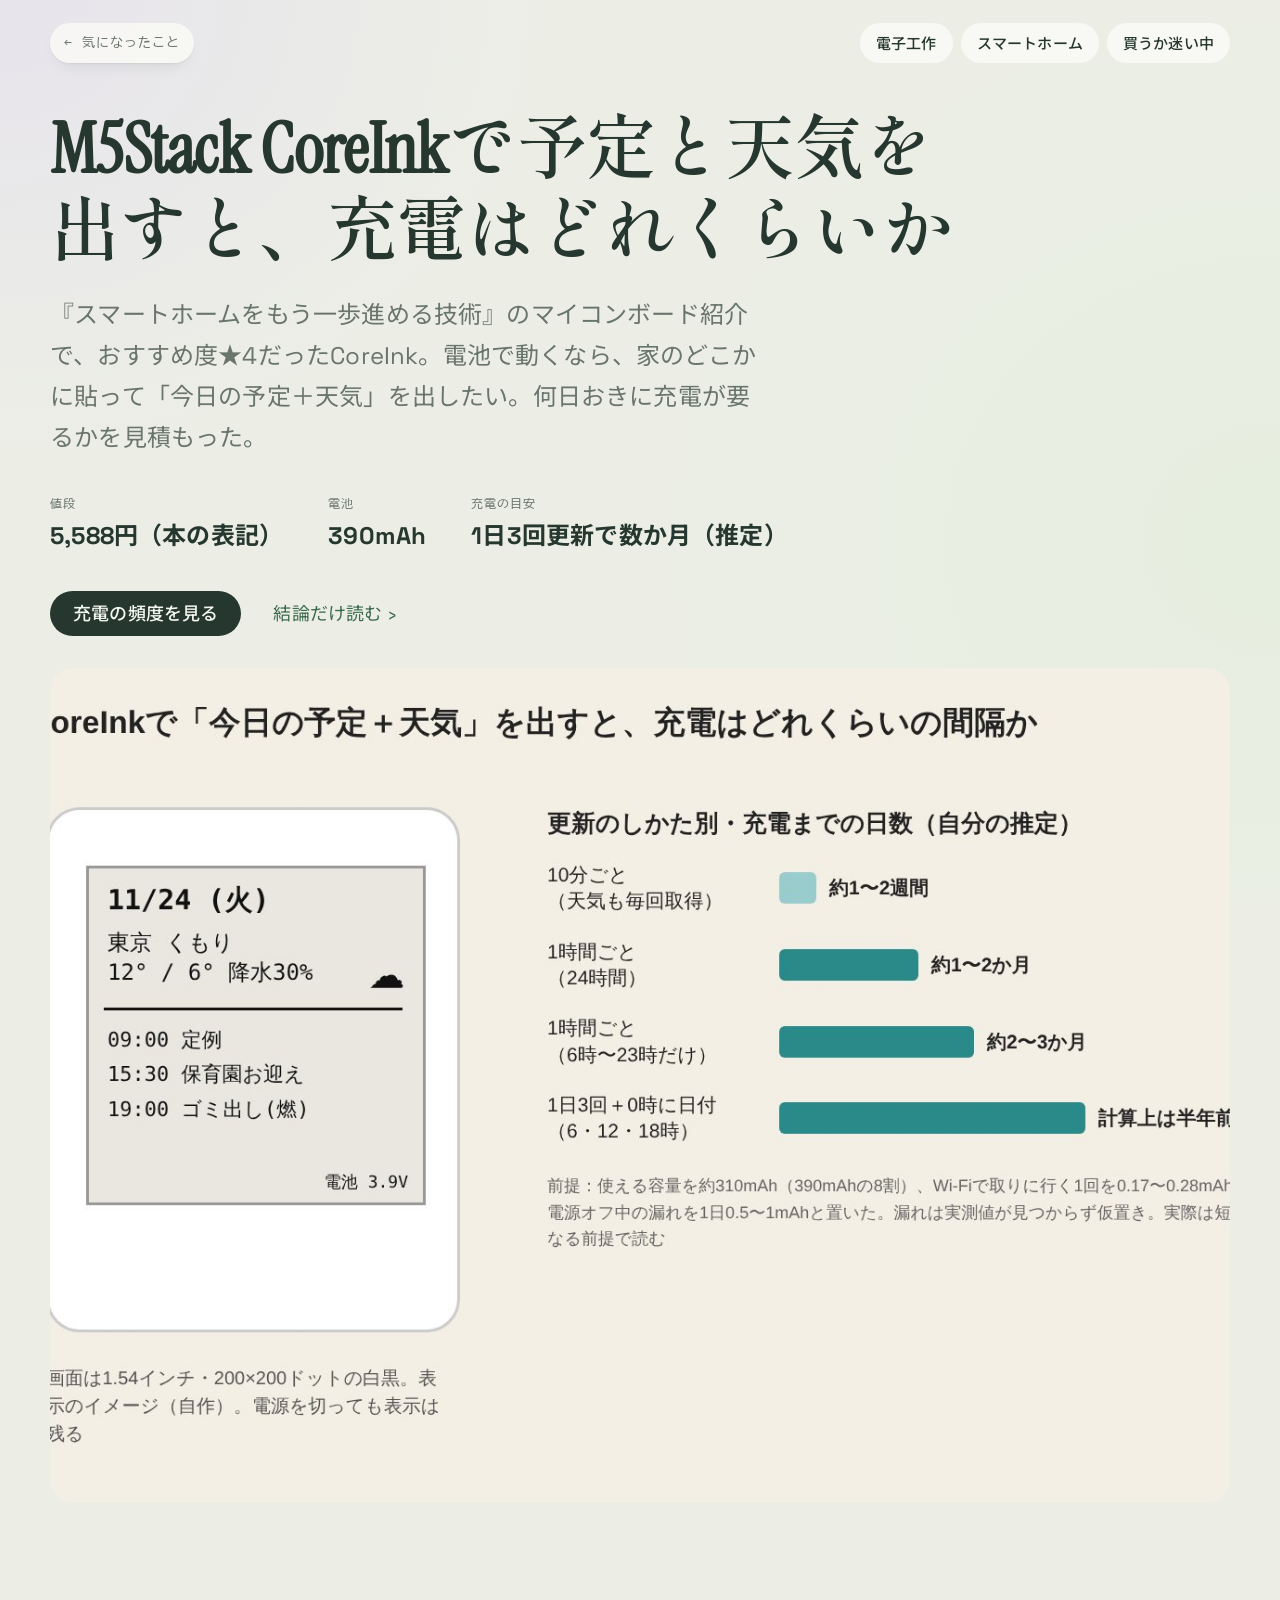
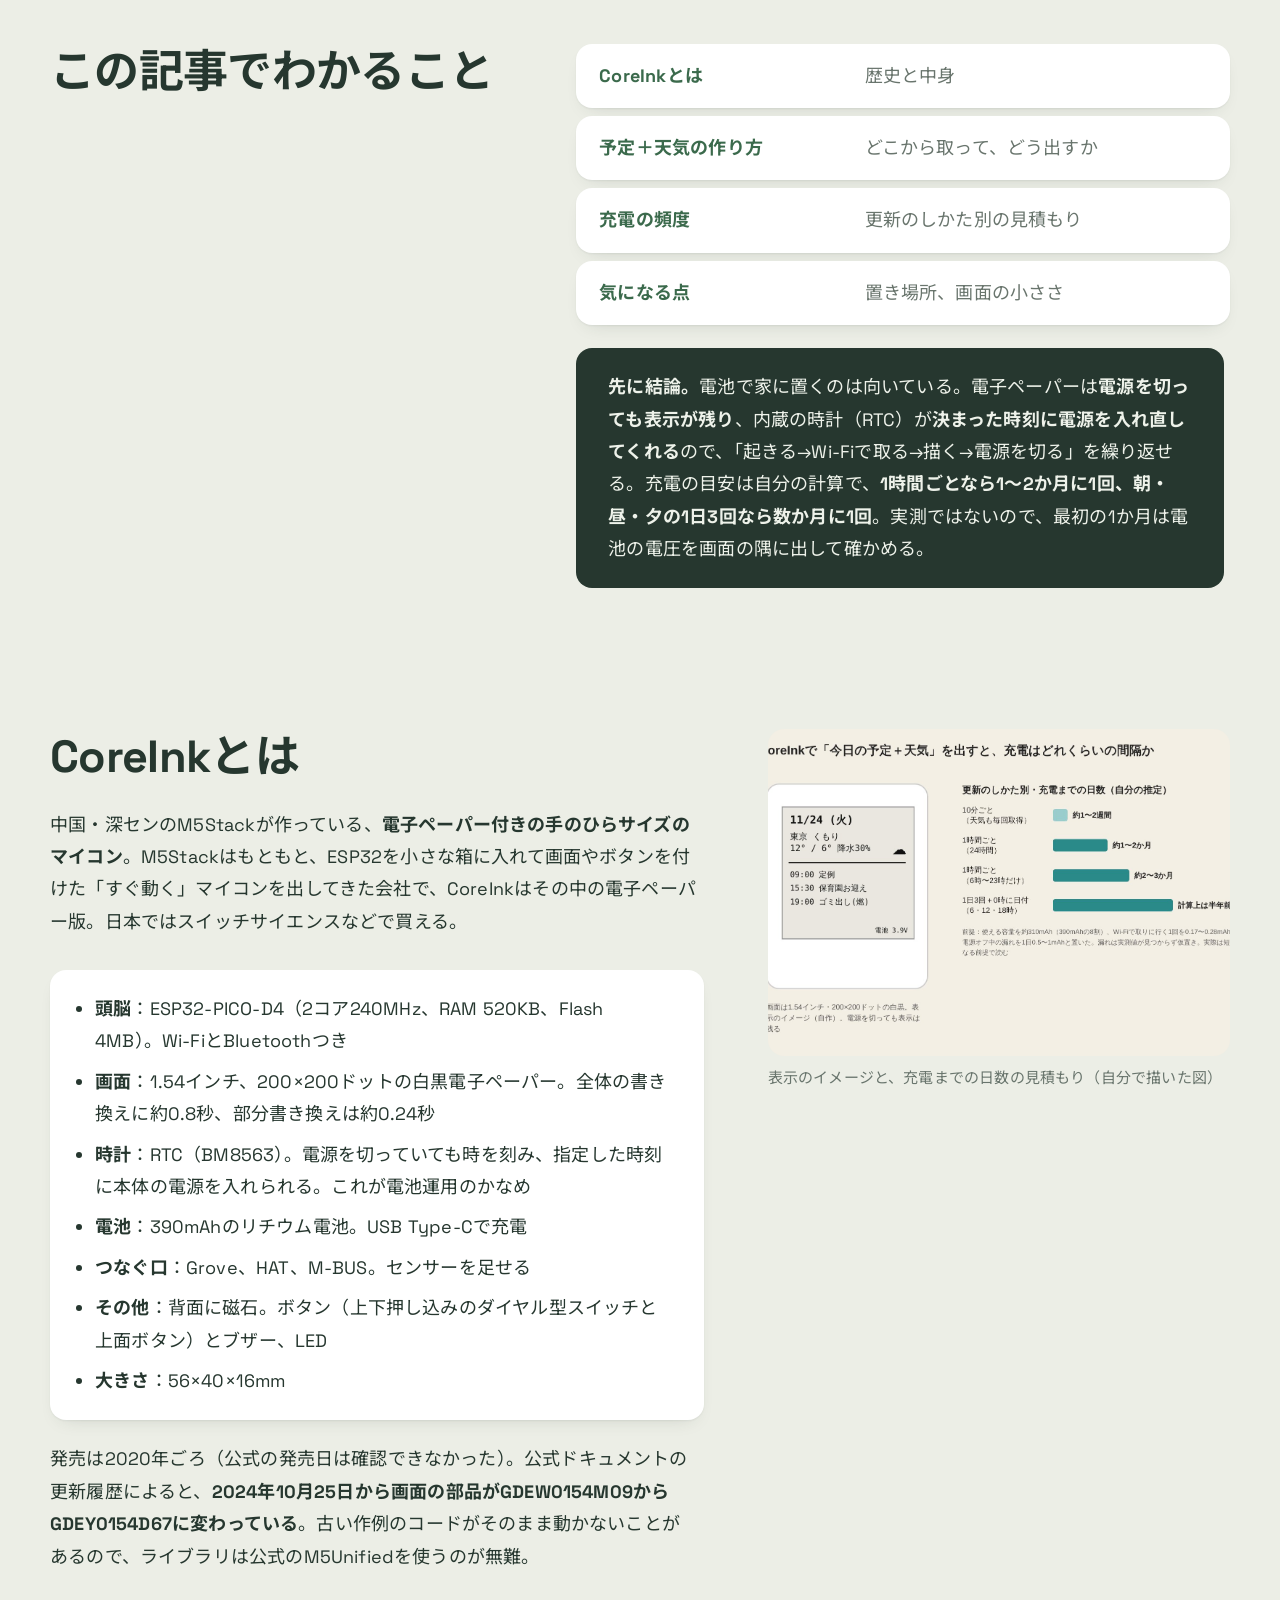
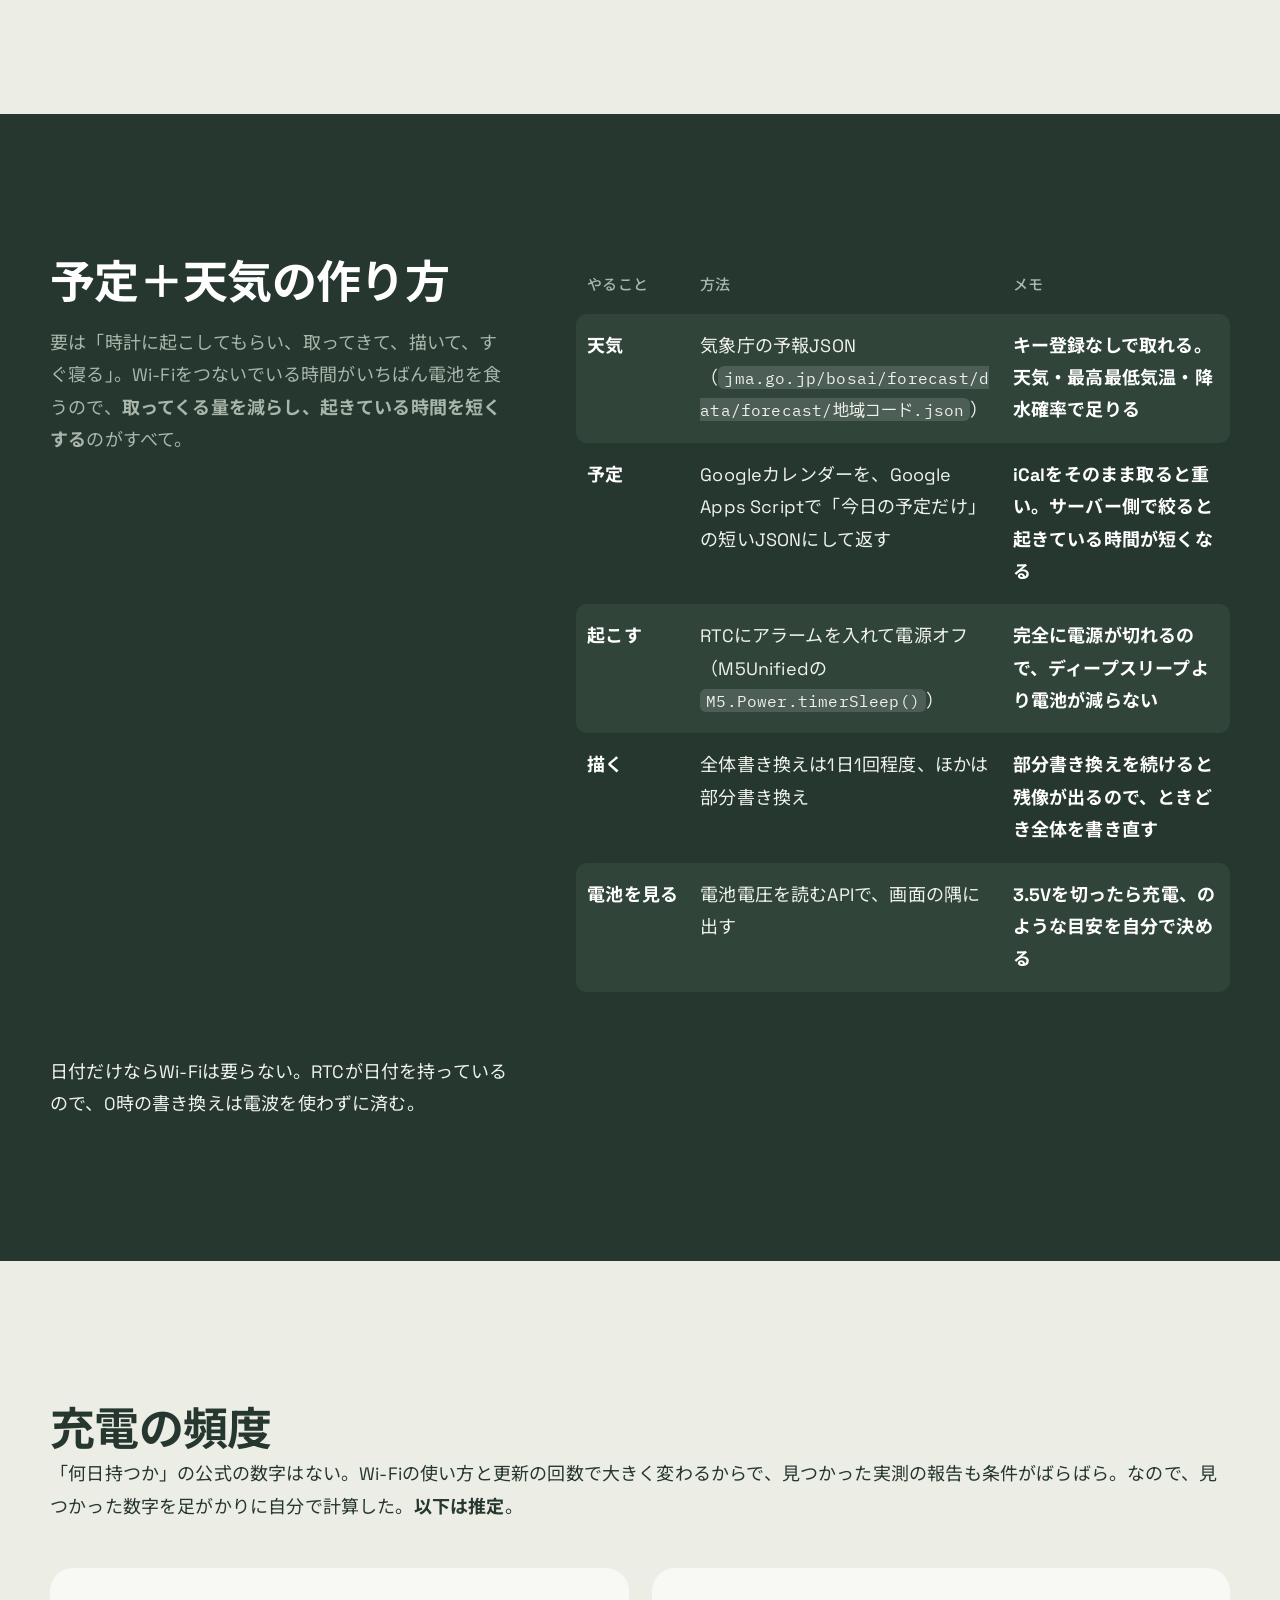
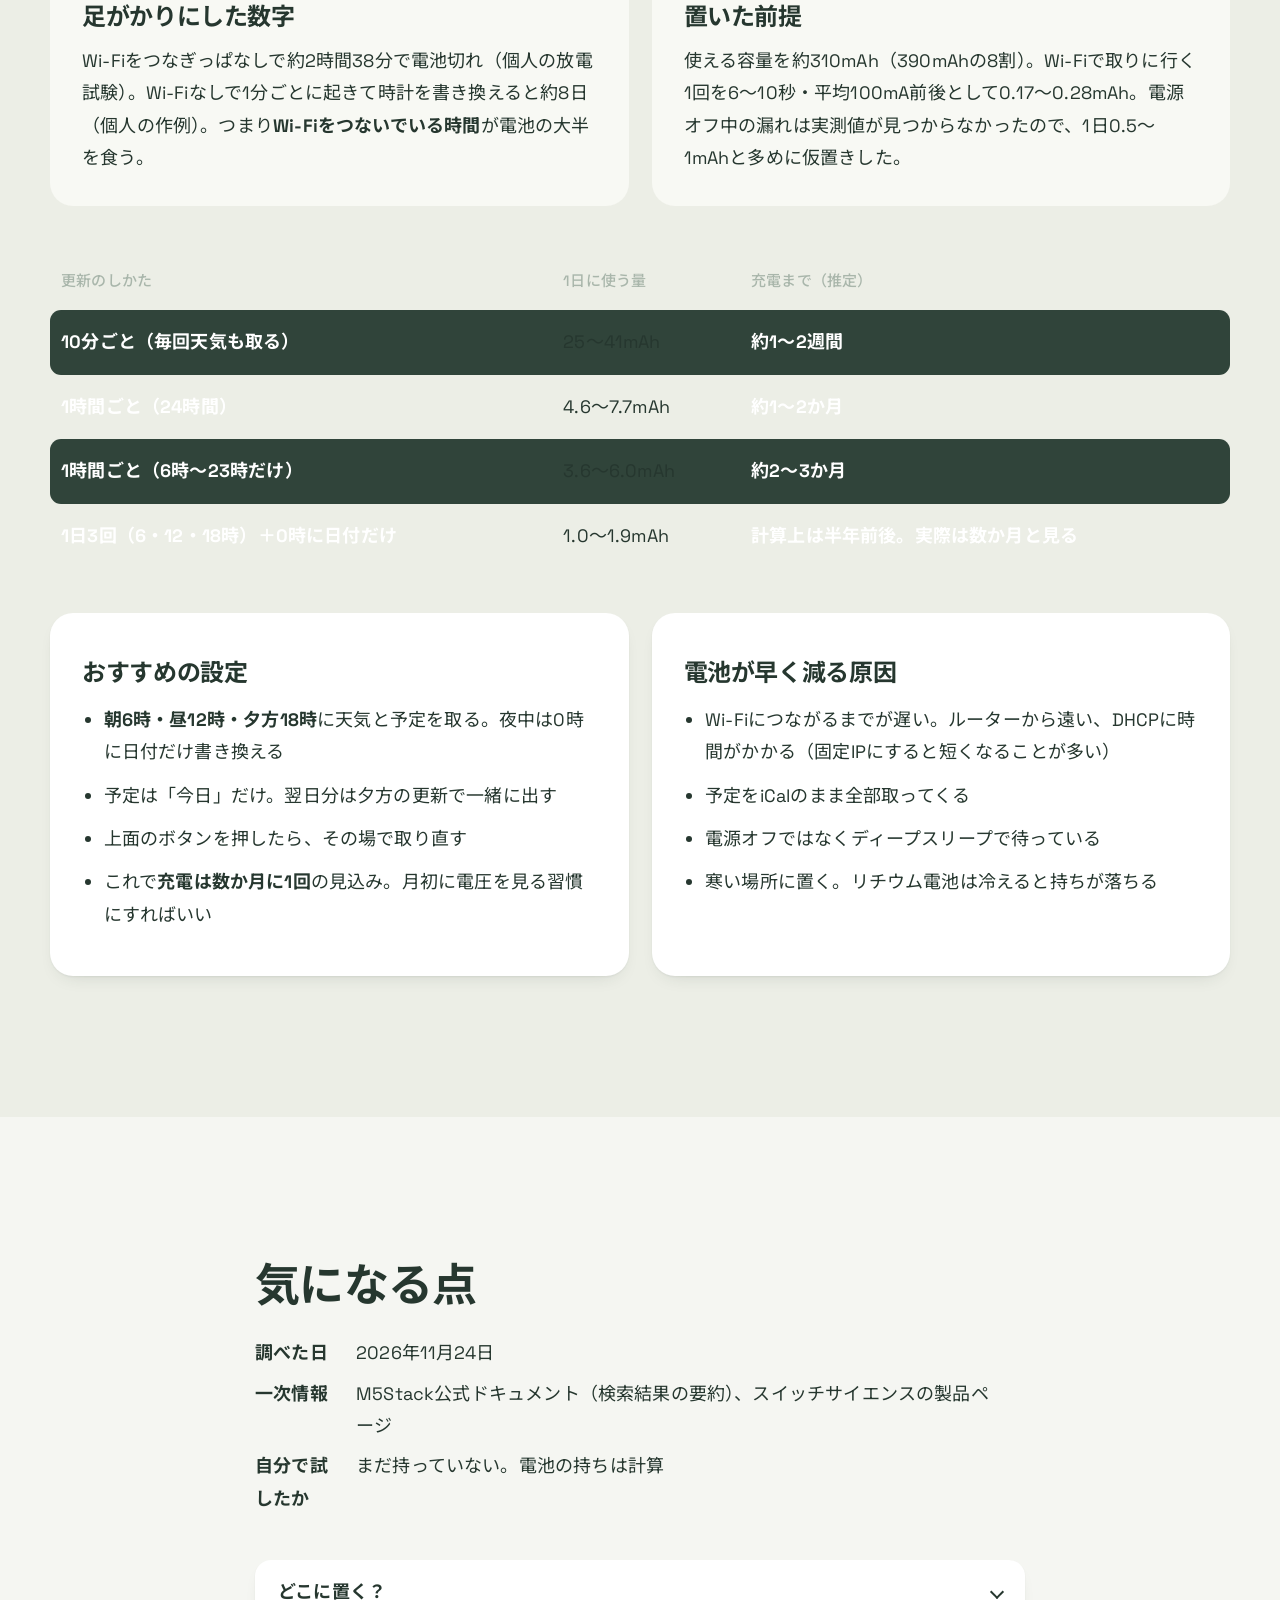
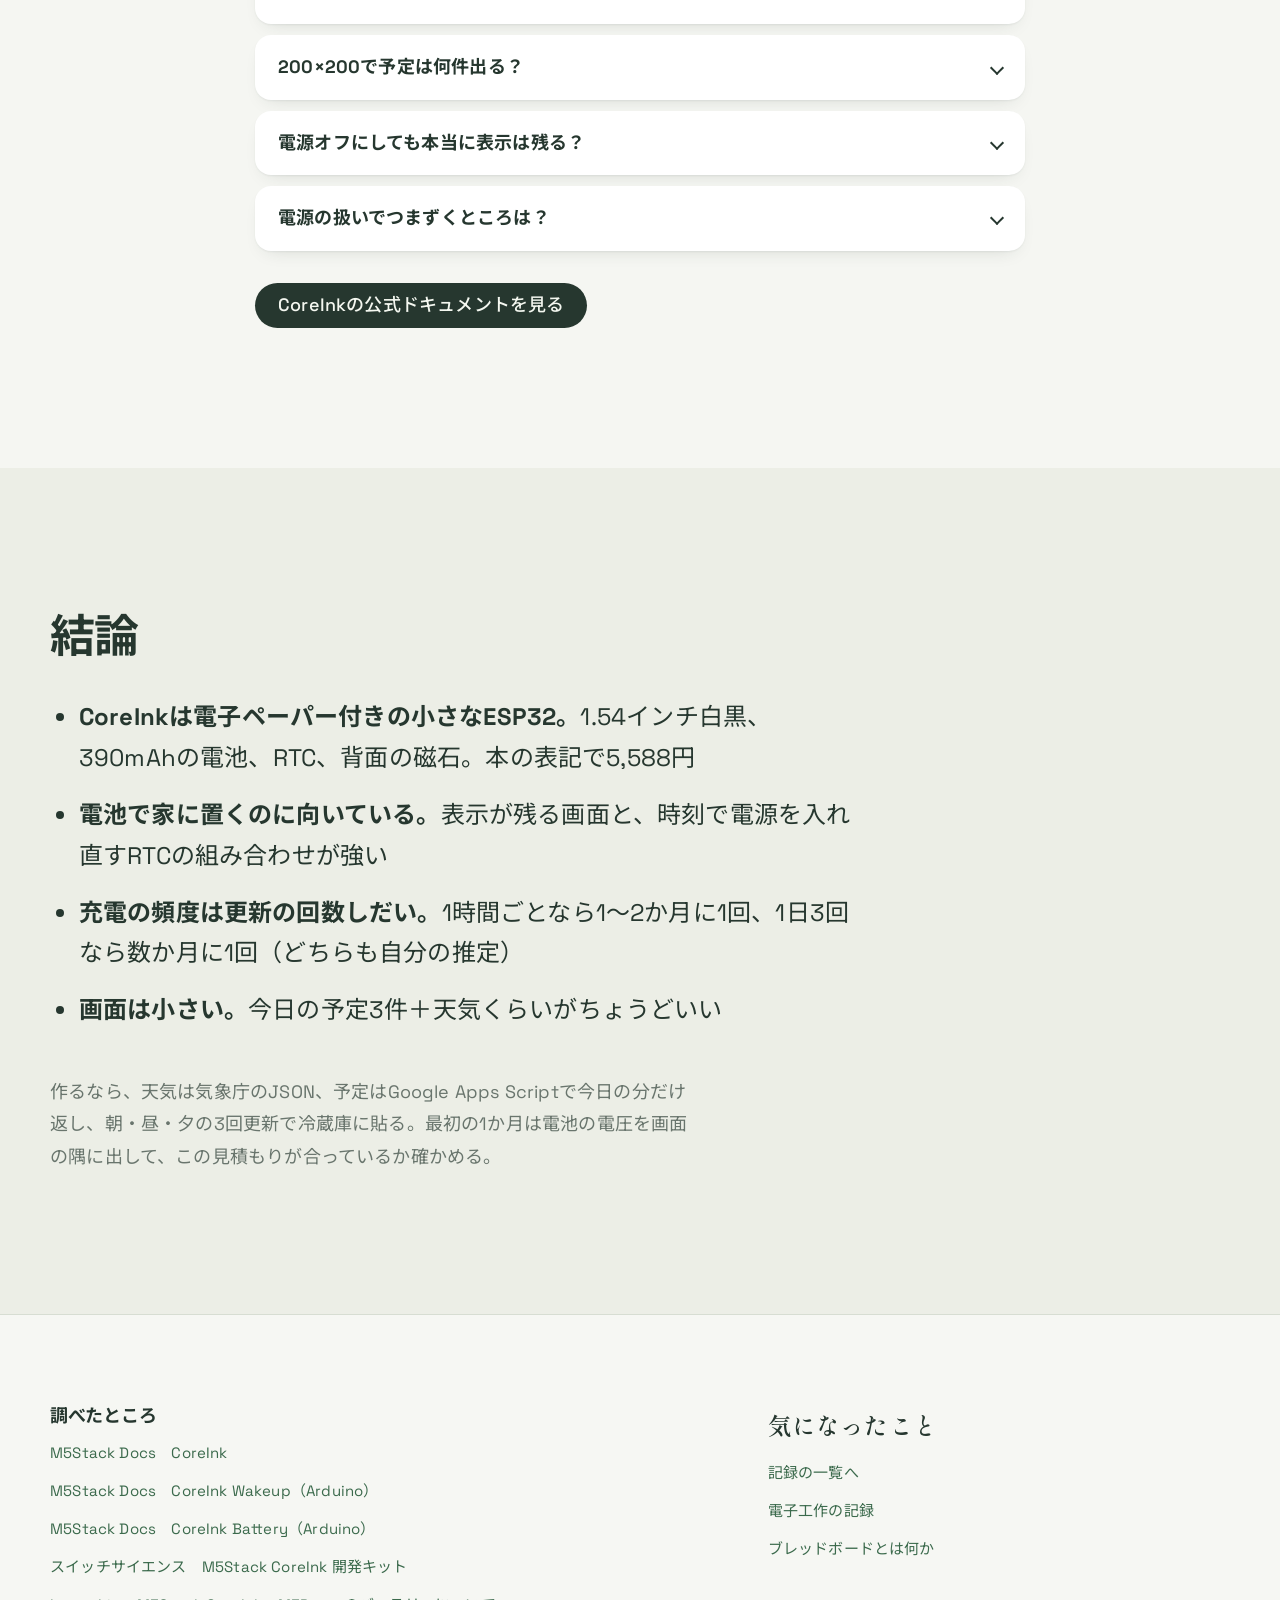
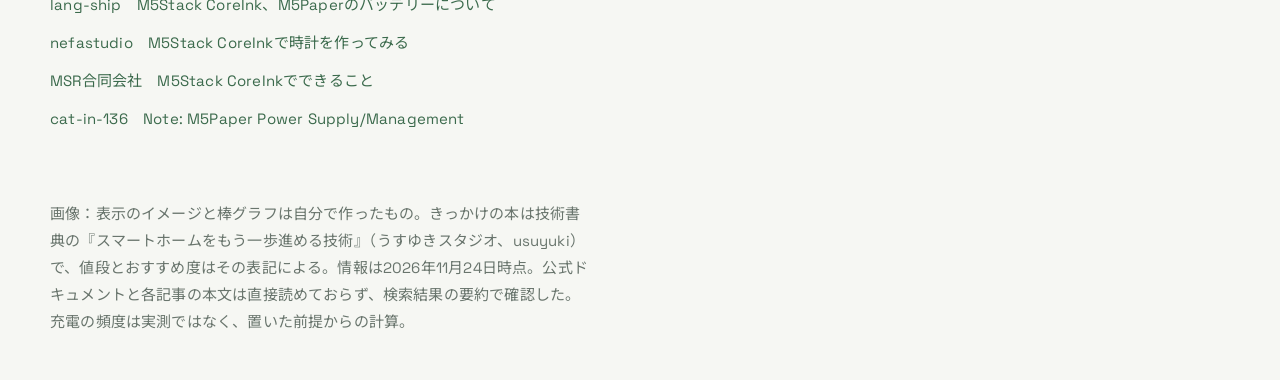
<file: site/posts/coreink/index.html>
<!doctype html>
<html lang="ja">
<head>
<meta charset="utf-8">
<meta name="viewport" content="width=device-width, initial-scale=1">
<title>M5Stack CoreInkで予定と天気を出すと、充電はどれくらいか ｜ 気になったこと</title>
<meta name="description" content="『スマートホームをもう一歩進める技術』で紹介されていたM5Stack CoreInk。歴史と中身と用途を調べ、家の中で電池で「今日の予定＋天気」を出したら何日おきに充電が要るかを見積もった記録。">
<link rel="preconnect" href="https://fonts.googleapis.com">
<link rel="preconnect" href="https://fonts.gstatic.com" crossorigin>
<link href="https://fonts.googleapis.com/css2?family=BIZ+UDGothic&family=IBM+Plex+Mono:wght@400;500&family=Instrument+Serif:ital@0;1&family=Shippori+Mincho:wght@500;600&family=Space+Grotesk:wght@400;500;700&family=Noto+Sans+JP:wght@400;500;700&display=swap" rel="stylesheet">
<link rel="stylesheet" href="../../css/site.css">
<link rel="stylesheet" href="../../css/article.css">
<link rel="stylesheet" href="post.css">
<script>document.documentElement.classList.add('js')</script>
</head>
<body>

<header class="hero">
  <img class="hero-photo" src="../../img/coreink/battery.jpg" width="1440" height="900" alt="CoreInkに日付・天気・予定を出した表示のイメージと、更新間隔ごとの充電までの日数を比べた棒グラフ">
  <div class="hero-card">
    <div class="hero-top">
      <a class="hero-home" href="../../">気になったこと</a>
      <ul class="tags" aria-label="タグ">
        <li><a class="tag" href="../../?tag=電子工作">電子工作</a></li>
        <li><a class="tag" href="../../?tag=スマートホーム">スマートホーム</a></li>
        <li><a class="tag" href="../../?tag=買うか迷い中">買うか迷い中</a></li>
      </ul>
    </div>
    <h1>M5Stack CoreInkで予定と天気を出すと、充電はどれくらいか</h1>
    <p class="hero-lead">『スマートホームをもう一歩進める技術』のマイコンボード紹介で、おすすめ度★4だったCoreInk。電池で動くなら、家のどこかに貼って「今日の予定＋天気」を出したい。何日おきに充電が要るかを見積もった。</p>
    <dl class="hero-facts">
      <div><dt>値段</dt><dd>5,588円（本の表記）</dd></div>
      <div><dt>電池</dt><dd>390mAh</dd></div>
      <div><dt>充電の目安</dt><dd>1日3回更新で数か月（推定）</dd></div>
    </dl>
    <div class="hero-foot">
      <a class="btn" href="#battery-h">充電の頻度を見る</a>
      <a href="#conclusion">結論だけ読む</a>
    </div>
  </div>
</header>

<main>

<section class="learn wrap" aria-labelledby="learn-h">
  <h2 id="learn-h" class="rise">この記事でわかること</h2>
  <div class="learn-body">
    <ul class="learn-list">
      <li class="rise" style="--i:1"><a href="#what-h">CoreInkとは</a><span>歴史と中身</span></li>
      <li class="rise" style="--i:2"><a href="#plan-h">予定＋天気の作り方</a><span>どこから取って、どう出すか</span></li>
      <li class="rise" style="--i:3"><a href="#battery-h">充電の頻度</a><span>更新のしかた別の見積もり</span></li>
      <li class="rise" style="--i:4"><a href="#faq-h">気になる点</a><span>置き場所、画面の小ささ</span></li>
    </ul>
    <p class="learn-short rise" style="--i:3"><strong>先に結論。</strong>電池で家に置くのは向いている。電子ペーパーは<strong>電源を切っても表示が残り</strong>、内蔵の時計（RTC）が<strong>決まった時刻に電源を入れ直してくれる</strong>ので、「起きる→Wi-Fiで取る→描く→電源を切る」を繰り返せる。充電の目安は自分の計算で、<strong>1時間ごとなら1〜2か月に1回、朝・昼・夕の1日3回なら数か月に1回</strong>。実測ではないので、最初の1か月は電池の電圧を画面の隅に出して確かめる。</p>
  </div>
</section>

<section class="intro wrap" aria-labelledby="what-h">
  <div class="intro-text">
    <h2 id="what-h" class="rise">CoreInkとは</h2>
    <p class="rise" style="--i:1">中国・深センのM5Stackが作っている、<strong>電子ペーパー付きの手のひらサイズのマイコン</strong>。M5Stackはもともと、ESP32を小さな箱に入れて画面やボタンを付けた「すぐ動く」マイコンを出してきた会社で、CoreInkはその中の電子ペーパー版。日本ではスイッチサイエンスなどで買える。</p>
    <ul class="intro-points rise" style="--i:2">
      <li><strong>頭脳</strong>：ESP32-PICO-D4（2コア240MHz、RAM 520KB、Flash 4MB）。Wi-FiとBluetoothつき</li>
      <li><strong>画面</strong>：1.54インチ、200×200ドットの白黒電子ペーパー。全体の書き換えに約0.8秒、部分書き換えは約0.24秒</li>
      <li><strong>時計</strong>：RTC（BM8563）。電源を切っていても時を刻み、指定した時刻に本体の電源を入れられる。これが電池運用のかなめ</li>
      <li><strong>電池</strong>：390mAhのリチウム電池。USB Type-Cで充電</li>
      <li><strong>つなぐ口</strong>：Grove、HAT、M-BUS。センサーを足せる</li>
      <li><strong>その他</strong>：背面に磁石。ボタン（上下押し込みのダイヤル型スイッチと上面ボタン）とブザー、LED</li>
      <li><strong>大きさ</strong>：56×40×16mm</li>
    </ul>
    <p class="rise" style="--i:3">発売は2020年ごろ（公式の発売日は確認できなかった）。公式ドキュメントの更新履歴によると、<strong>2024年10月25日から画面の部品がGDEW0154M09からGDEY0154D67に変わっている</strong>。古い作例のコードがそのまま動かないことがあるので、ライブラリは公式のM5Unifiedを使うのが無難。</p>
  </div>
  <figure class="intro-plates">
    <div class="plate rise" style="--i:2">
      <img src="../../img/coreink/battery.jpg" width="1440" height="900" alt="200×200の画面に日付、天気、予定3件、電池電圧を出したイメージ" loading="lazy" decoding="async">
      <figcaption>表示のイメージと、充電までの日数の見積もり（自分で描いた図）</figcaption>
    </div>
  </figure>
</section>

<section class="changes" aria-labelledby="plan-h">
  <div class="wrap changes-inner">
    <div class="changes-head">
      <h2 id="plan-h" class="rise">予定＋天気の作り方</h2>
      <p class="rise" style="--i:1">要は「時計に起こしてもらい、取ってきて、描いて、すぐ寝る」。Wi-Fiをつないでいる時間がいちばん電池を食うので、<strong>取ってくる量を減らし、起きている時間を短くする</strong>のがすべて。</p>
    </div>
    <table class="diff stack">
      <caption class="visually-hidden">予定＋天気を出すための部品と方法</caption>
      <thead><tr><th scope="col">やること</th><th scope="col">方法</th><th scope="col">メモ</th></tr></thead>
      <tbody>
        <tr><th scope="row">天気</th><td data-label="方法">気象庁の予報JSON（<code>jma.go.jp/bosai/forecast/data/forecast/地域コード.json</code>）</td><td data-label="メモ">キー登録なしで取れる。天気・最高最低気温・降水確率で足りる</td></tr>
        <tr><th scope="row">予定</th><td data-label="方法">Googleカレンダーを、Google Apps Scriptで「今日の予定だけ」の短いJSONにして返す</td><td data-label="メモ">iCalをそのまま取ると重い。サーバー側で絞ると起きている時間が短くなる</td></tr>
        <tr><th scope="row">起こす</th><td data-label="方法">RTCにアラームを入れて電源オフ（M5Unifiedの<code>M5.Power.timerSleep()</code>）</td><td data-label="メモ">完全に電源が切れるので、ディープスリープより電池が減らない</td></tr>
        <tr><th scope="row">描く</th><td data-label="方法">全体書き換えは1日1回程度、ほかは部分書き換え</td><td data-label="メモ">部分書き換えを続けると残像が出るので、ときどき全体を書き直す</td></tr>
        <tr><th scope="row">電池を見る</th><td data-label="方法">電池電圧を読むAPIで、画面の隅に出す</td><td data-label="メモ">3.5Vを切ったら充電、のような目安を自分で決める</td></tr>
      </tbody>
    </table>
    <p class="rise" style="--i:2">日付だけならWi-Fiは要らない。RTCが日付を持っているので、0時の書き換えは電波を使わずに済む。</p>
  </div>
</section>

<section class="verdict wrap" aria-labelledby="battery-h">
  <h2 id="battery-h" class="rise">充電の頻度</h2>
  <p class="rise" style="--i:1">「何日持つか」の公式の数字はない。Wi-Fiの使い方と更新の回数で大きく変わるからで、見つかった実測の報告も条件がばらばら。なので、見つかった数字を足がかりに自分で計算した。<strong>以下は推定</strong>。</p>
  <div class="odd-list">
    <article class="odd rise" style="--i:1">
      <h3>足がかりにした数字</h3>
      <p>Wi-Fiをつなぎっぱなしで約2時間38分で電池切れ（個人の放電試験）。Wi-Fiなしで1分ごとに起きて時計を書き換えると約8日（個人の作例）。つまり<strong>Wi-Fiをつないでいる時間</strong>が電池の大半を食う。</p>
    </article>
    <article class="odd rise" style="--i:2">
      <h3>置いた前提</h3>
      <p>使える容量を約310mAh（390mAhの8割）。Wi-Fiで取りに行く1回を6〜10秒・平均100mA前後として0.17〜0.28mAh。電源オフ中の漏れは実測値が見つからなかったので、1日0.5〜1mAhと多めに仮置きした。</p>
    </article>
  </div>
  <table class="diff stack">
    <caption class="visually-hidden">更新のしかた別の充電までの日数（推定）</caption>
    <thead><tr><th scope="col">更新のしかた</th><th scope="col">1日に使う量</th><th scope="col">充電まで（推定）</th></tr></thead>
    <tbody>
      <tr><th scope="row">10分ごと（毎回天気も取る）</th><td data-label="1日に使う量">25〜41mAh</td><td data-label="充電まで（推定）">約1〜2週間</td></tr>
      <tr><th scope="row">1時間ごと（24時間）</th><td data-label="1日に使う量">4.6〜7.7mAh</td><td data-label="充電まで（推定）">約1〜2か月</td></tr>
      <tr><th scope="row">1時間ごと（6時〜23時だけ）</th><td data-label="1日に使う量">3.6〜6.0mAh</td><td data-label="充電まで（推定）">約2〜3か月</td></tr>
      <tr><th scope="row">1日3回（6・12・18時）＋0時に日付だけ</th><td data-label="1日に使う量">1.0〜1.9mAh</td><td data-label="充電まで（推定）">計算上は半年前後。実際は数か月と見る</td></tr>
    </tbody>
  </table>
  <div class="verdict-cols">
    <div class="verdict-col rise" style="--i:1">
      <h3>おすすめの設定</h3>
      <ul>
        <li><strong>朝6時・昼12時・夕方18時</strong>に天気と予定を取る。夜中は0時に日付だけ書き換える</li>
        <li>予定は「今日」だけ。翌日分は夕方の更新で一緒に出す</li>
        <li>上面のボタンを押したら、その場で取り直す</li>
        <li>これで<strong>充電は数か月に1回</strong>の見込み。月初に電圧を見る習慣にすればいい</li>
      </ul>
    </div>
    <div class="verdict-col rise" style="--i:2">
      <h3>電池が早く減る原因</h3>
      <ul>
        <li>Wi-Fiにつながるまでが遅い。ルーターから遠い、DHCPに時間がかかる（固定IPにすると短くなることが多い）</li>
        <li>予定をiCalのまま全部取ってくる</li>
        <li>電源オフではなくディープスリープで待っている</li>
        <li>寒い場所に置く。リチウム電池は冷えると持ちが落ちる</li>
      </ul>
    </div>
  </div>
</section>

<section class="faq" aria-labelledby="faq-h">
  <div class="wrap faq-inner faq-solo">
    <div class="faq-left">
      <h2 id="faq-h" class="rise">気になる点</h2>
      <dl class="faq-facts rise" style="--i:1">
        <div><dt>調べた日</dt><dd>2026年11月24日</dd></div>
        <div><dt>一次情報</dt><dd>M5Stack公式ドキュメント（検索結果の要約）、スイッチサイエンスの製品ページ</dd></div>
        <div><dt>自分で試したか</dt><dd>まだ持っていない。電池の持ちは計算</dd></div>
      </dl>
      <div class="qa">
        <details class="rise">
          <summary>どこに置く？</summary>
          <p>背面の磁石で冷蔵庫に貼れる。玄関の鉄の扉の内側もいい（出かける前に天気が見える）。ただしWi-Fiが弱い場所だとつながるまでが長くなり、電池が早く減る。冷蔵庫の横や窓際の直射日光、冬の玄関の冷え込みは電池によくない。</p>
        </details>
        <details class="rise">
          <summary>200×200で予定は何件出る？</summary>
          <p>上に日付と天気、下に予定を3件くらいが現実的。月のカレンダー全体を出すのは字が小さすぎる。一覧性が欲しいなら、同じM5Stackの大きい電子ペーパー（M5Paperなど）を検討する。</p>
        </details>
        <details class="rise">
          <summary>電源オフにしても本当に表示は残る？</summary>
          <p>残る。電子ペーパーは書き換えるときだけ電気を使う。だから「描いたらすぐ電源を切る」運用が成り立つ。販売元は書き換えを15秒に1回より頻繁にしないよう注意している。</p>
        </details>
        <details class="rise">
          <summary>電源の扱いでつまずくところは？</summary>
          <p>CoreInkは他のM5Stack製品と電源の仕組みが違う。電源は側面のボタンの長押しで入れ、切るのはソフトウェアのAPIか、USBを抜いた状態で背面のリセットボタン。RTCで起こす作例はM5Unifiedに入っている。M5Paperでは、RTCのアラームで起こすときの不具合の報告もあるので、置く前に数日試す。</p>
        </details>
      </div>
      <a class="btn faq-btn" href="https://docs.m5stack.com/ja/core/CoreInk" rel="noopener">CoreInkの公式ドキュメントを見る</a>
    </div>
  </div>
</section>

<section id="conclusion" class="conclusion wrap" aria-labelledby="conclusion-h">
  <h2 id="conclusion-h" class="rise">結論</h2>
  <ul class="conclusion-list">
    <li class="rise"><strong>CoreInkは電子ペーパー付きの小さなESP32。</strong>1.54インチ白黒、390mAhの電池、RTC、背面の磁石。本の表記で5,588円</li>
    <li class="rise" style="--i:1"><strong>電池で家に置くのに向いている。</strong>表示が残る画面と、時刻で電源を入れ直すRTCの組み合わせが強い</li>
    <li class="rise" style="--i:2"><strong>充電の頻度は更新の回数しだい。</strong>1時間ごとなら1〜2か月に1回、1日3回なら数か月に1回（どちらも自分の推定）</li>
    <li class="rise" style="--i:3"><strong>画面は小さい。</strong>今日の予定3件＋天気くらいがちょうどいい</li>
  </ul>
  <p class="conclusion-close rise">作るなら、天気は気象庁のJSON、予定はGoogle Apps Scriptで今日の分だけ返し、朝・昼・夕の3回更新で冷蔵庫に貼る。最初の1か月は電池の電圧を画面の隅に出して、この見積もりが合っているか確かめる。</p>
</section>

</main>

<footer class="back">
  <div class="back-card">
    <div class="back-msg">
      <h2>調べたところ</h2>
      <ul class="sources">
        <li><a href="https://docs.m5stack.com/ja/core/CoreInk" rel="noopener">M5Stack Docs　CoreInk</a></li>
        <li><a href="https://docs.m5stack.com/ja/arduino/m5coreink/wakeup" rel="noopener">M5Stack Docs　CoreInk Wakeup（Arduino）</a></li>
        <li><a href="https://docs.m5stack.com/ja/arduino/m5coreink/battery" rel="noopener">M5Stack Docs　CoreInk Battery（Arduino）</a></li>
        <li><a href="https://www.switch-science.com/products/6735" rel="noopener">スイッチサイエンス　M5Stack CoreInk 開発キット</a></li>
        <li><a href="https://lang-ship.com/blog/work/m5stack-coreink-m5paper/" rel="noopener">lang-ship　M5Stack CoreInk、M5Paperのバッテリーについて</a></li>
        <li><a href="https://nefastudio.net/2020/11/30/5078.html" rel="noopener">nefastudio　M5Stack CoreInkで時計を作ってみる</a></li>
        <li><a href="https://msr-r.net/coreink-time/" rel="noopener">MSR合同会社　M5Stack CoreInkでできること</a></li>
        <li><a href="https://cat-in-136.github.io/2022/05/note-m5paper-power-supply-management.html" rel="noopener">cat-in-136　Note: M5Paper Power Supply/Management</a></li>
      </ul>
    </div>
    <div class="back-addr">
      <p class="back-sign">気になったこと</p>
      <ul class="back-links">
        <li><a href="../../">記録の一覧へ</a></li>
        <li><a href="../../?tag=電子工作">電子工作の記録</a></li>
        <li><a href="../breadboard/">ブレッドボードとは何か</a></li>
      </ul>
    </div>
    <p class="imprint">画像：表示のイメージと棒グラフは自分で作ったもの。きっかけの本は技術書典の『スマートホームをもう一歩進める技術』（うすゆきスタジオ、usuyuki）で、値段とおすすめ度はその表記による。情報は2026年11月24日時点。公式ドキュメントと各記事の本文は直接読めておらず、検索結果の要約で確認した。充電の頻度は実測ではなく、置いた前提からの計算。</p>
  </div>
</footer>

<script src="../../js/rise.js"></script>
</body>
</html>
</file>
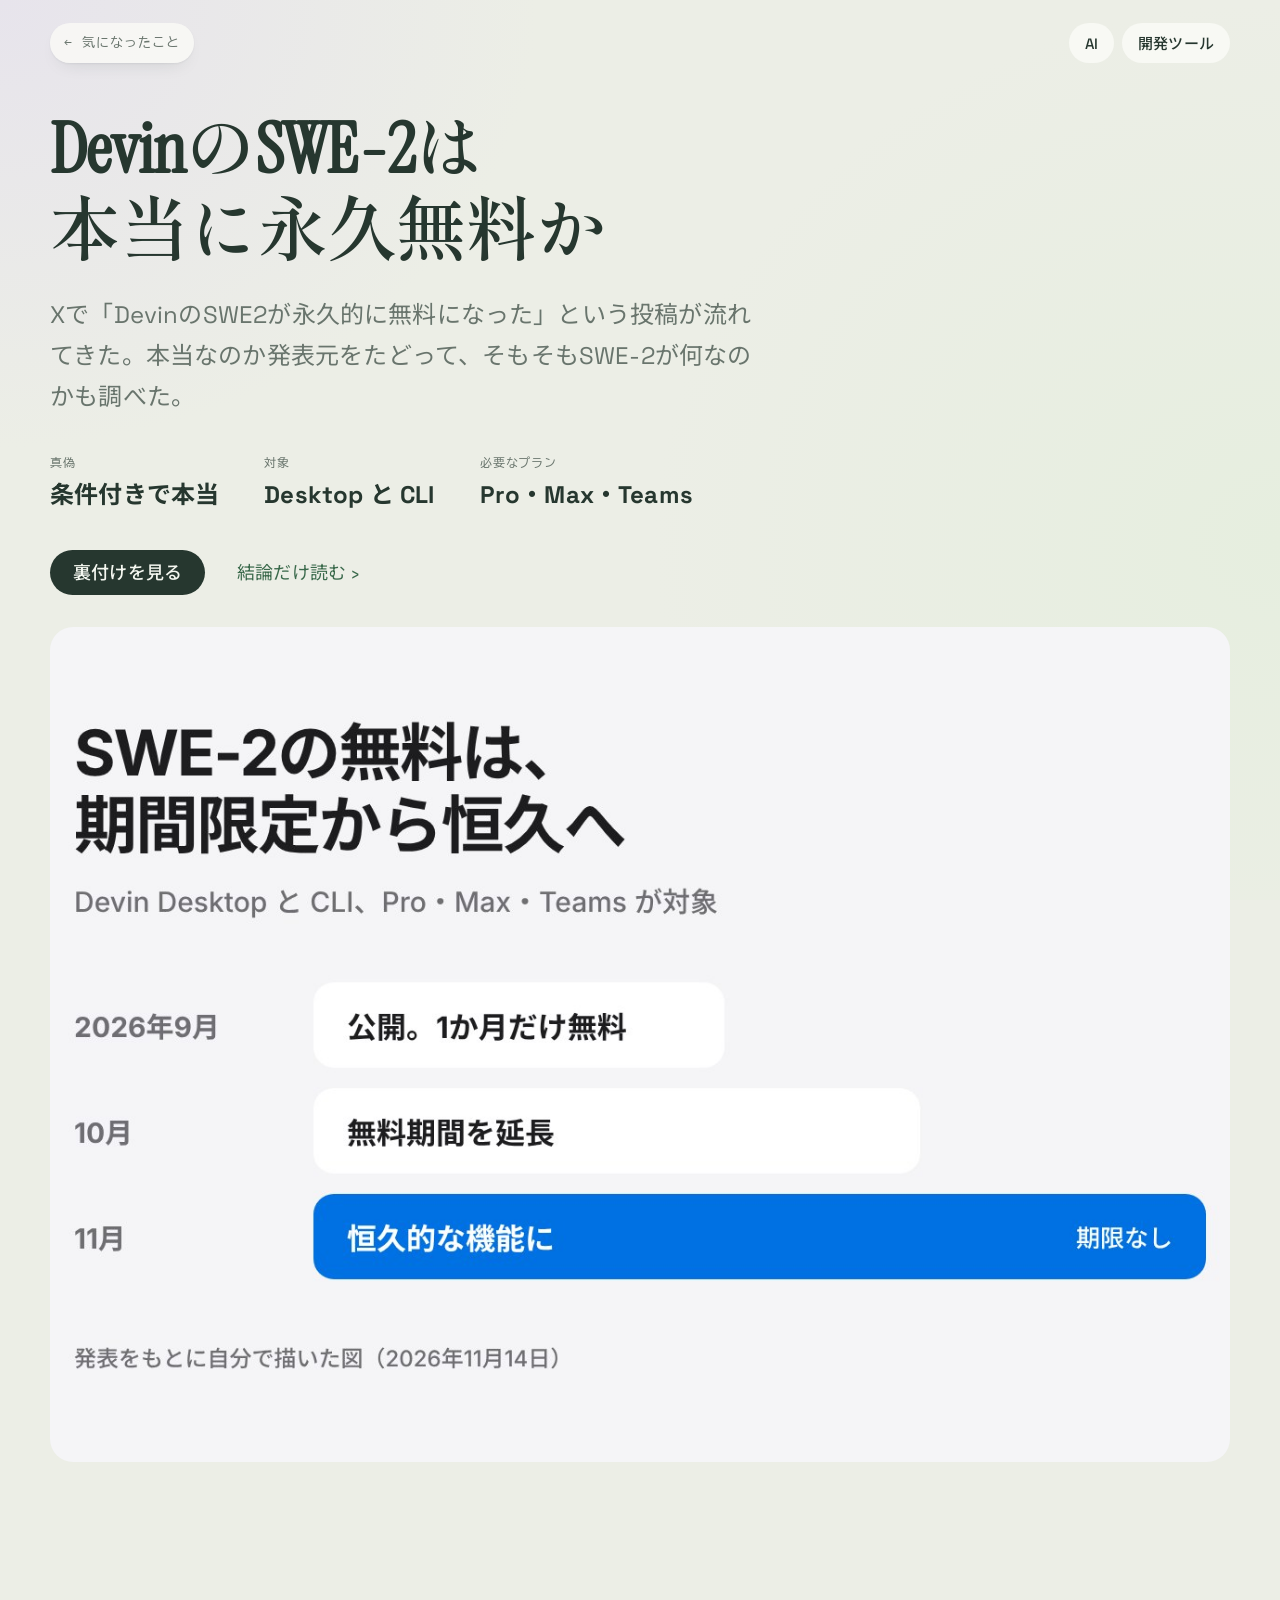
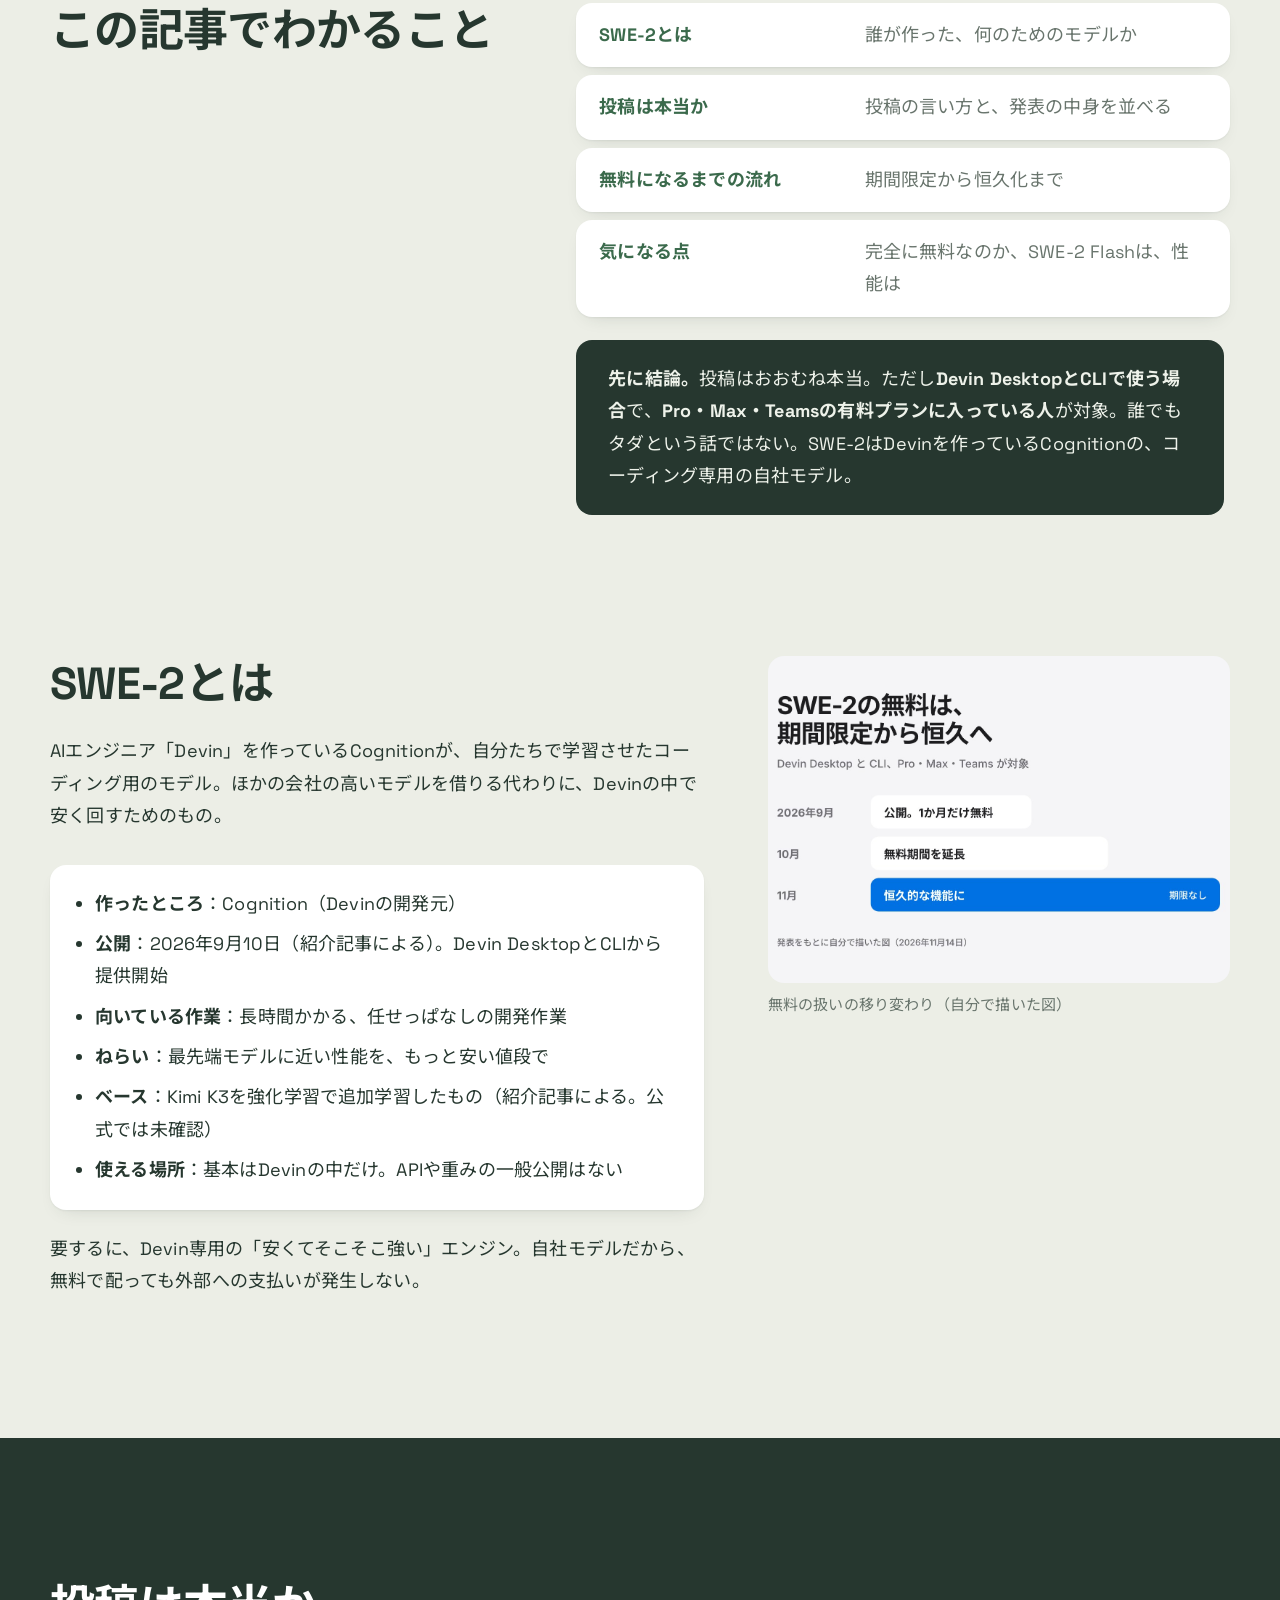
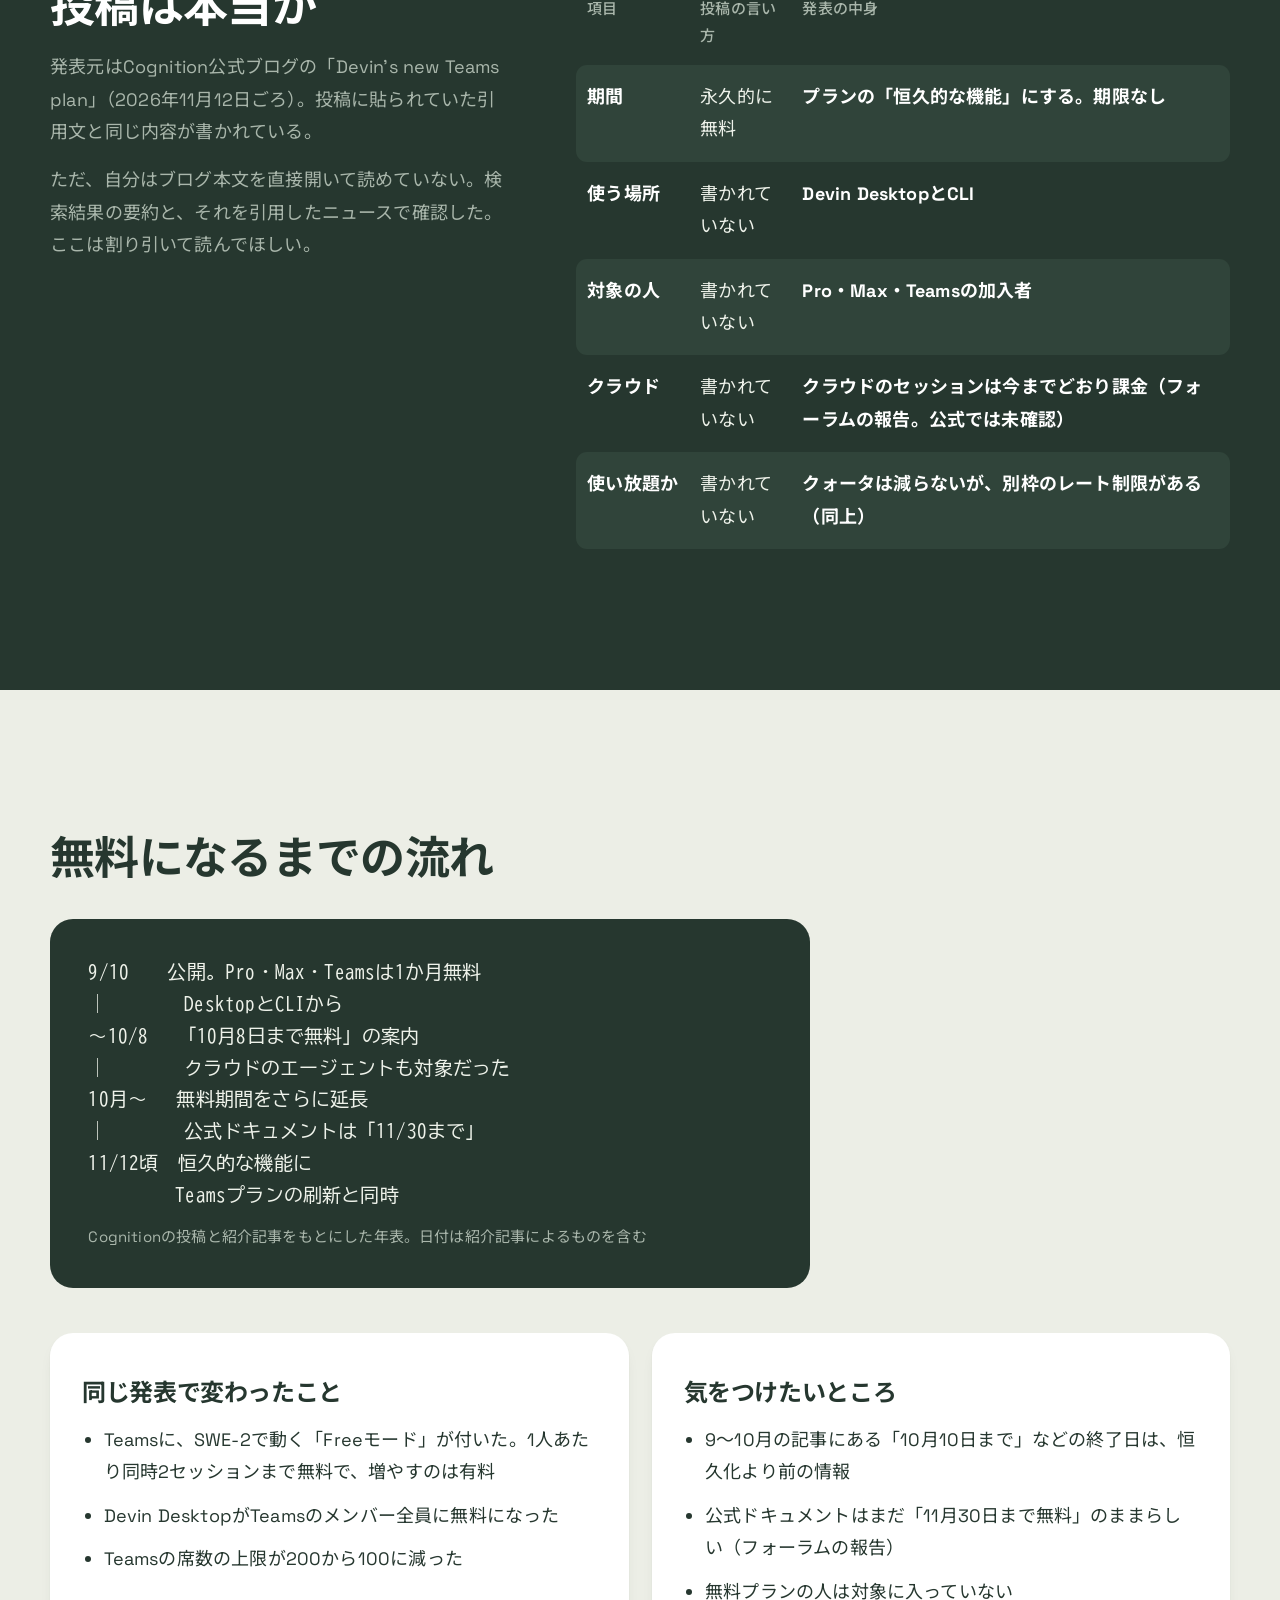
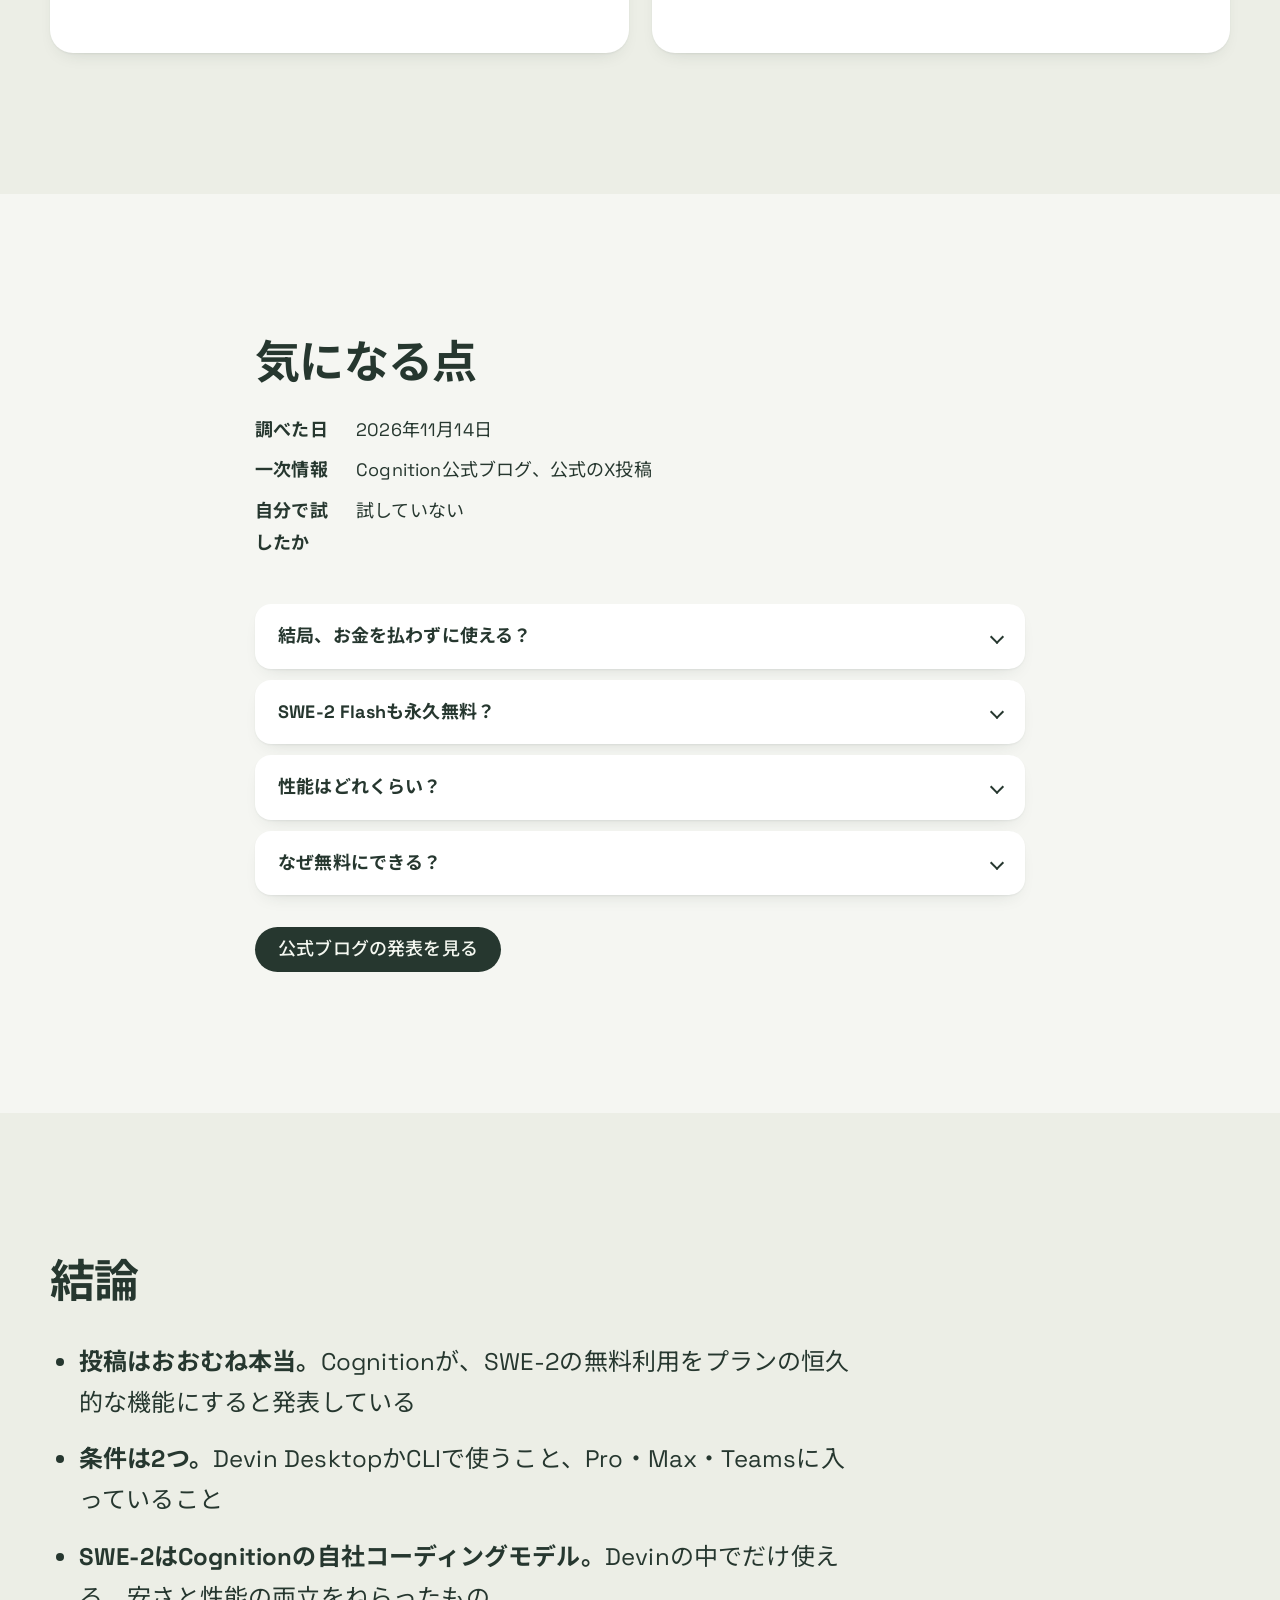
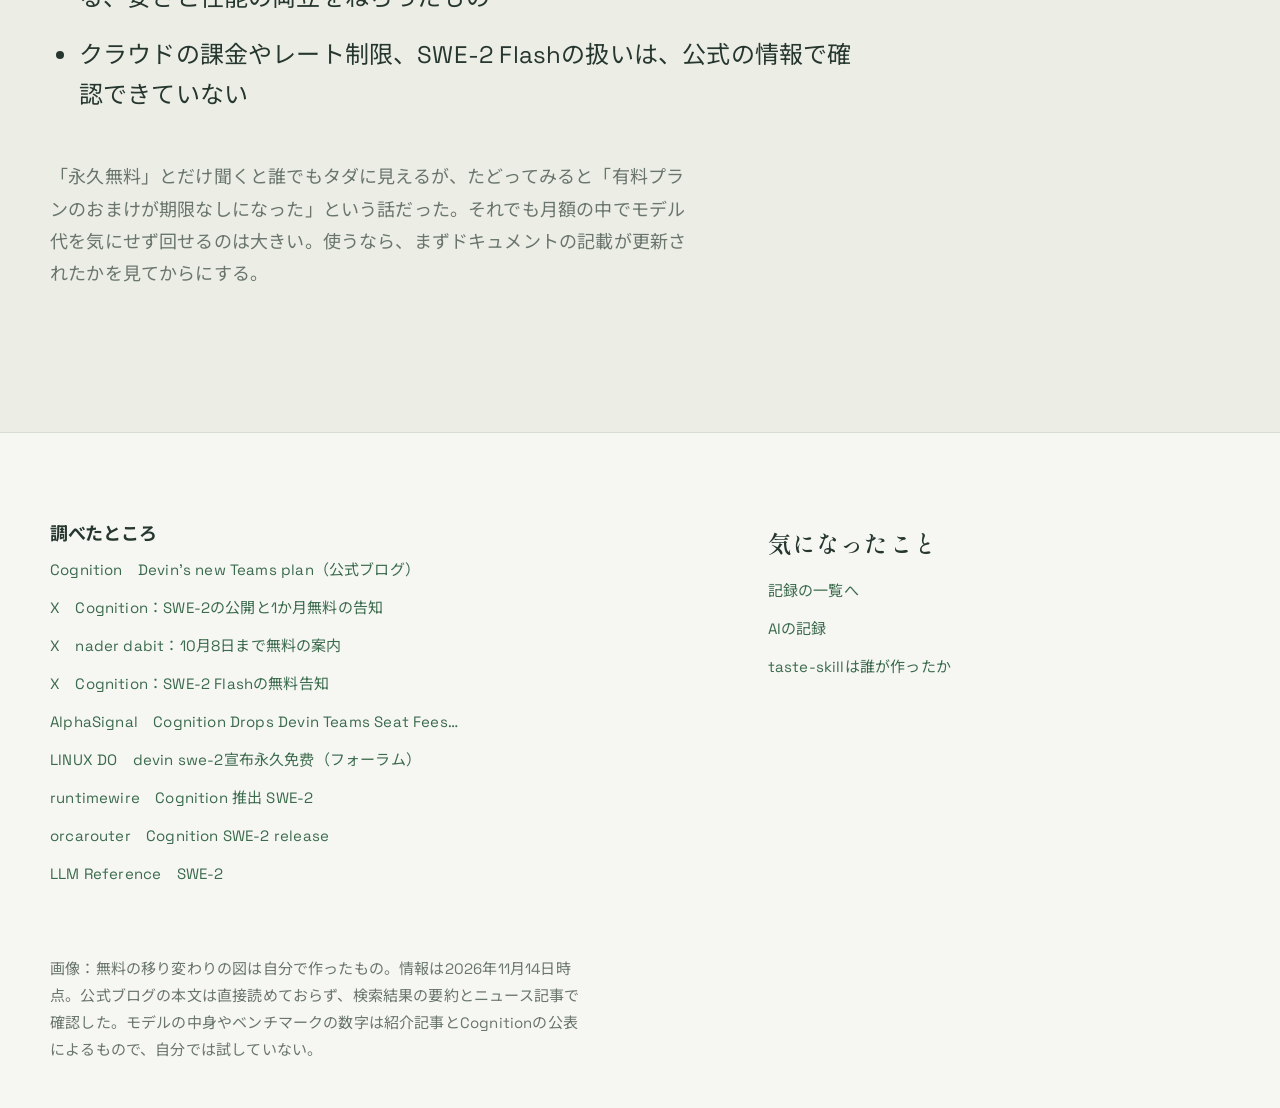
<file: site/posts/devin-swe-2/index.html>
<!doctype html>
<html lang="ja">
<head>
<meta charset="utf-8">
<meta name="viewport" content="width=device-width, initial-scale=1">
<title>DevinのSWE-2は本当に永久無料か ｜ 気になったこと</title>
<meta name="description" content="「DevinのSWE-2が永久的に無料になった」という投稿を見たので、発表元をたどって裏付けを取り、SWE-2が何なのかを調べた記録。">
<link rel="preconnect" href="https://fonts.googleapis.com">
<link rel="preconnect" href="https://fonts.gstatic.com" crossorigin>
<link href="https://fonts.googleapis.com/css2?family=BIZ+UDGothic&family=IBM+Plex+Mono:wght@400;500&family=Instrument+Serif:ital@0;1&family=Shippori+Mincho:wght@500;600&family=Space+Grotesk:wght@400;500;700&family=Noto+Sans+JP:wght@400;500;700&display=swap" rel="stylesheet">
<link rel="stylesheet" href="../../css/site.css">
<link rel="stylesheet" href="../../css/article.css">
<link rel="stylesheet" href="post.css">
<script>document.documentElement.classList.add('js')</script>
</head>
<body>

<header class="hero">
  <img class="hero-photo" src="../../img/devin-swe-2/timeline.jpg" width="1440" height="900" alt="SWE-2の無料が、9月の1か月限定、10月の延長、11月の恒久化へと変わった流れの図">
  <div class="hero-card">
    <div class="hero-top">
      <a class="hero-home" href="../../">気になったこと</a>
      <ul class="tags" aria-label="タグ">
        <li><a class="tag" href="../../?tag=AI">AI</a></li>
        <li><a class="tag" href="../../?tag=開発ツール">開発ツール</a></li>
      </ul>
    </div>
    <h1>DevinのSWE-2は本当に永久無料か</h1>
    <p class="hero-lead">Xで「DevinのSWE2が永久的に無料になった」という投稿が流れてきた。本当なのか発表元をたどって、そもそもSWE-2が何なのかも調べた。</p>
    <dl class="hero-facts">
      <div><dt>真偽</dt><dd>条件付きで本当</dd></div>
      <div><dt>対象</dt><dd>Desktop と CLI</dd></div>
      <div><dt>必要なプラン</dt><dd>Pro・Max・Teams</dd></div>
    </dl>
    <div class="hero-foot">
      <a class="btn" href="#check-h">裏付けを見る</a>
      <a href="#conclusion">結論だけ読む</a>
    </div>
  </div>
</header>

<main>

<section class="learn wrap" aria-labelledby="learn-h">
  <h2 id="learn-h" class="rise">この記事でわかること</h2>
  <div class="learn-body">
    <ul class="learn-list">
      <li class="rise" style="--i:1"><a href="#what-h">SWE-2とは</a><span>誰が作った、何のためのモデルか</span></li>
      <li class="rise" style="--i:2"><a href="#check-h">投稿は本当か</a><span>投稿の言い方と、発表の中身を並べる</span></li>
      <li class="rise" style="--i:3"><a href="#history-h">無料になるまでの流れ</a><span>期間限定から恒久化まで</span></li>
      <li class="rise" style="--i:4"><a href="#faq-h">気になる点</a><span>完全に無料なのか、SWE-2 Flashは、性能は</span></li>
    </ul>
    <p class="learn-short rise" style="--i:3"><strong>先に結論。</strong>投稿はおおむね本当。ただし<strong>Devin DesktopとCLIで使う場合</strong>で、<strong>Pro・Max・Teamsの有料プランに入っている人</strong>が対象。誰でもタダという話ではない。SWE-2はDevinを作っているCognitionの、コーディング専用の自社モデル。</p>
  </div>
</section>

<section class="intro wrap" aria-labelledby="what-h">
  <div class="intro-text">
    <h2 id="what-h" class="rise">SWE-2とは</h2>
    <p class="rise" style="--i:1">AIエンジニア「Devin」を作っているCognitionが、自分たちで学習させたコーディング用のモデル。ほかの会社の高いモデルを借りる代わりに、Devinの中で安く回すためのもの。</p>
    <ul class="intro-points rise" style="--i:2">
      <li><strong>作ったところ</strong>：Cognition（Devinの開発元）</li>
      <li><strong>公開</strong>：2026年9月10日（紹介記事による）。Devin DesktopとCLIから提供開始</li>
      <li><strong>向いている作業</strong>：長時間かかる、任せっぱなしの開発作業</li>
      <li><strong>ねらい</strong>：最先端モデルに近い性能を、もっと安い値段で</li>
      <li><strong>ベース</strong>：Kimi K3を強化学習で追加学習したもの（紹介記事による。公式では未確認）</li>
      <li><strong>使える場所</strong>：基本はDevinの中だけ。APIや重みの一般公開はない</li>
    </ul>
    <p class="rise" style="--i:3">要するに、Devin専用の「安くてそこそこ強い」エンジン。自社モデルだから、無料で配っても外部への支払いが発生しない。</p>
  </div>
  <figure class="intro-plates">
    <div class="plate rise" style="--i:2">
      <img src="../../img/devin-swe-2/timeline.jpg" width="1440" height="900" alt="9月に1か月限定で無料、10月に延長、11月に恒久的な機能になった流れ" loading="lazy" decoding="async">
      <figcaption>無料の扱いの移り変わり（自分で描いた図）</figcaption>
    </div>
  </figure>
</section>

<section class="changes" aria-labelledby="check-h">
  <div class="wrap changes-inner">
    <div class="changes-head">
      <h2 id="check-h" class="rise">投稿は本当か</h2>
      <p class="rise" style="--i:1">発表元はCognition公式ブログの「Devin's new Teams plan」（2026年11月12日ごろ）。投稿に貼られていた引用文と同じ内容が書かれている。</p>
      <p class="rise" style="--i:2">ただ、自分はブログ本文を直接開いて読めていない。検索結果の要約と、それを引用したニュースで確認した。ここは割り引いて読んでほしい。</p>
    </div>
    <table class="diff stack">
      <caption class="visually-hidden">投稿の言い方と、発表の中身の比較</caption>
      <thead><tr><th scope="col">項目</th><th scope="col">投稿の言い方</th><th scope="col">発表の中身</th></tr></thead>
      <tbody>
        <tr><th scope="row">期間</th><td data-label="投稿の言い方">永久的に無料</td><td data-label="発表の中身">プランの「恒久的な機能」にする。期限なし</td></tr>
        <tr><th scope="row">使う場所</th><td data-label="投稿の言い方">書かれていない</td><td data-label="発表の中身">Devin DesktopとCLI</td></tr>
        <tr><th scope="row">対象の人</th><td data-label="投稿の言い方">書かれていない</td><td data-label="発表の中身">Pro・Max・Teamsの加入者</td></tr>
        <tr><th scope="row">クラウド</th><td data-label="投稿の言い方">書かれていない</td><td data-label="発表の中身">クラウドのセッションは今までどおり課金（フォーラムの報告。公式では未確認）</td></tr>
        <tr><th scope="row">使い放題か</th><td data-label="投稿の言い方">書かれていない</td><td data-label="発表の中身">クォータは減らないが、別枠のレート制限がある（同上）</td></tr>
      </tbody>
    </table>
  </div>
</section>

<section class="verdict wrap" aria-labelledby="history-h">
  <h2 id="history-h" class="rise">無料になるまでの流れ</h2>
  <figure class="flow rise" style="--i:1">
<pre aria-label="SWE-2の無料の流れ。2026年9月10日に公開され、Pro・Max・Teams向けに1か月無料。その後10月8日まで無料と案内され、さらに延長。11月12日ごろ、Teamsプランの刷新と一緒に恒久的な機能になった。">9/10　　公開。Pro・Max・Teamsは1か月無料
│　　　　DesktopとCLIから
〜10/8　 「10月8日まで無料」の案内
│　　　　クラウドのエージェントも対象だった
10月〜　 無料期間をさらに延長
│　　　　公式ドキュメントは「11/30まで」
11/12頃　恒久的な機能に
　　　　 Teamsプランの刷新と同時</pre>
    <figcaption>Cognitionの投稿と紹介記事をもとにした年表。日付は紹介記事によるものを含む</figcaption>
  </figure>
  <div class="verdict-cols">
    <div class="verdict-col rise" style="--i:1">
      <h3>同じ発表で変わったこと</h3>
      <ul>
        <li>Teamsに、SWE-2で動く「Freeモード」が付いた。1人あたり同時2セッションまで無料で、増やすのは有料</li>
        <li>Devin DesktopがTeamsのメンバー全員に無料になった</li>
        <li>Teamsの席数の上限が200から100に減った</li>
      </ul>
    </div>
    <div class="verdict-col rise" style="--i:2">
      <h3>気をつけたいところ</h3>
      <ul>
        <li>9〜10月の記事にある「10月10日まで」などの終了日は、恒久化より前の情報</li>
        <li>公式ドキュメントはまだ「11月30日まで無料」のままらしい（フォーラムの報告）</li>
        <li>無料プランの人は対象に入っていない</li>
      </ul>
    </div>
  </div>
</section>

<section class="faq" aria-labelledby="faq-h">
  <div class="wrap faq-inner faq-solo">
    <div class="faq-left">
      <h2 id="faq-h" class="rise">気になる点</h2>
      <dl class="faq-facts rise" style="--i:1">
        <div><dt>調べた日</dt><dd>2026年11月14日</dd></div>
        <div><dt>一次情報</dt><dd>Cognition公式ブログ、公式のX投稿</dd></div>
        <div><dt>自分で試したか</dt><dd>試していない</dd></div>
      </dl>
      <div class="qa">
        <details class="rise">
          <summary>結局、お金を払わずに使える？</summary>
          <p>使えない。Pro・Max・Teamsのどれかに入っている必要がある。「有料プランの中で、SWE-2を使う分は追加でかからない」という意味の無料。</p>
        </details>
        <details class="rise">
          <summary>SWE-2 Flashも永久無料？</summary>
          <p>確認できなかった。Cognitionの投稿では、SWE-2 Flashは「今月末まで無料」という期間限定の扱い。今回の恒久化に含まれるかどうかは書かれていない。</p>
        </details>
        <details class="rise">
          <summary>性能はどれくらい？</summary>
          <p>Cognitionの公表では、FrontierCode 1.1 Mainで50.0%、Terminal-Bench 4で27.3%。ただし自社で測った数字で、第三者の評価は見つからなかった。参考程度に見ている。</p>
        </details>
        <details class="rise">
          <summary>なぜ無料にできる？</summary>
          <p>ここは自分の推測。自社モデルなので他社に利用料を払わなくていいことと、DesktopやCLIを入口にして有料プランに入ってもらいたいこと、の2つだと思う。公式に理由が書かれているわけではない。</p>
        </details>
      </div>
      <a class="btn faq-btn" href="https://devin.ai/blog/devin-teams-plan" rel="noopener">公式ブログの発表を見る</a>
    </div>
  </div>
</section>

<section id="conclusion" class="conclusion wrap" aria-labelledby="conclusion-h">
  <h2 id="conclusion-h" class="rise">結論</h2>
  <ul class="conclusion-list">
    <li class="rise"><strong>投稿はおおむね本当。</strong>Cognitionが、SWE-2の無料利用をプランの恒久的な機能にすると発表している</li>
    <li class="rise" style="--i:1"><strong>条件は2つ。</strong>Devin DesktopかCLIで使うこと、Pro・Max・Teamsに入っていること</li>
    <li class="rise" style="--i:2"><strong>SWE-2はCognitionの自社コーディングモデル。</strong>Devinの中でだけ使える、安さと性能の両立をねらったもの</li>
    <li class="rise" style="--i:3">クラウドの課金やレート制限、SWE-2 Flashの扱いは、公式の情報で確認できていない</li>
  </ul>
  <p class="conclusion-close rise">「永久無料」とだけ聞くと誰でもタダに見えるが、たどってみると「有料プランのおまけが期限なしになった」という話だった。それでも月額の中でモデル代を気にせず回せるのは大きい。使うなら、まずドキュメントの記載が更新されたかを見てからにする。</p>
</section>

</main>

<footer class="back">
  <div class="back-card">
    <div class="back-msg">
      <h2>調べたところ</h2>
      <ul class="sources">
        <li><a href="https://devin.ai/blog/devin-teams-plan" rel="noopener">Cognition　Devin's new Teams plan（公式ブログ）</a></li>
        <li><a href="https://x.com/cognition/status/2098069247842812103" rel="noopener">X　Cognition：SWE-2の公開と1か月無料の告知</a></li>
        <li><a href="https://x.com/dabit3/status/2101684714318778414" rel="noopener">X　nader dabit：10月8日まで無料の案内</a></li>
        <li><a href="https://x.com/cognition/status/2118069629713305678" rel="noopener">X　Cognition：SWE-2 Flashの無料告知</a></li>
        <li><a href="https://alphasignal.ai/news/cognition-drops-devin-teams-seat-fees-and-adds-enterprise-controls" rel="noopener">AlphaSignal　Cognition Drops Devin Teams Seat Fees…</a></li>
        <li><a href="https://linux.do/t/topic/3169446" rel="noopener">LINUX DO　devin swe-2宣布永久免费（フォーラム）</a></li>
        <li><a href="https://runtimewire.com/zh/article/cognition-swe-2-coding-model-scott-wu" rel="noopener">runtimewire　Cognition 推出 SWE-2</a></li>
        <li><a href="https://www.orcarouter.ai/blog/cognition-swe-2-release" rel="noopener">orcarouter　Cognition SWE-2 release</a></li>
        <li><a href="https://www.llmreference.com/model/swe-2" rel="noopener">LLM Reference　SWE-2</a></li>
      </ul>
    </div>
    <div class="back-addr">
      <p class="back-sign">気になったこと</p>
      <ul class="back-links">
        <li><a href="../../">記録の一覧へ</a></li>
        <li><a href="../../?tag=AI">AIの記録</a></li>
        <li><a href="../taste-skill/">taste-skillは誰が作ったか</a></li>
      </ul>
    </div>
    <p class="imprint">画像：無料の移り変わりの図は自分で作ったもの。情報は2026年11月14日時点。公式ブログの本文は直接読めておらず、検索結果の要約とニュース記事で確認した。モデルの中身やベンチマークの数字は紹介記事とCognitionの公表によるもので、自分では試していない。</p>
  </div>
</footer>

<script src="../../js/rise.js"></script>
</body>
</html>
</file>
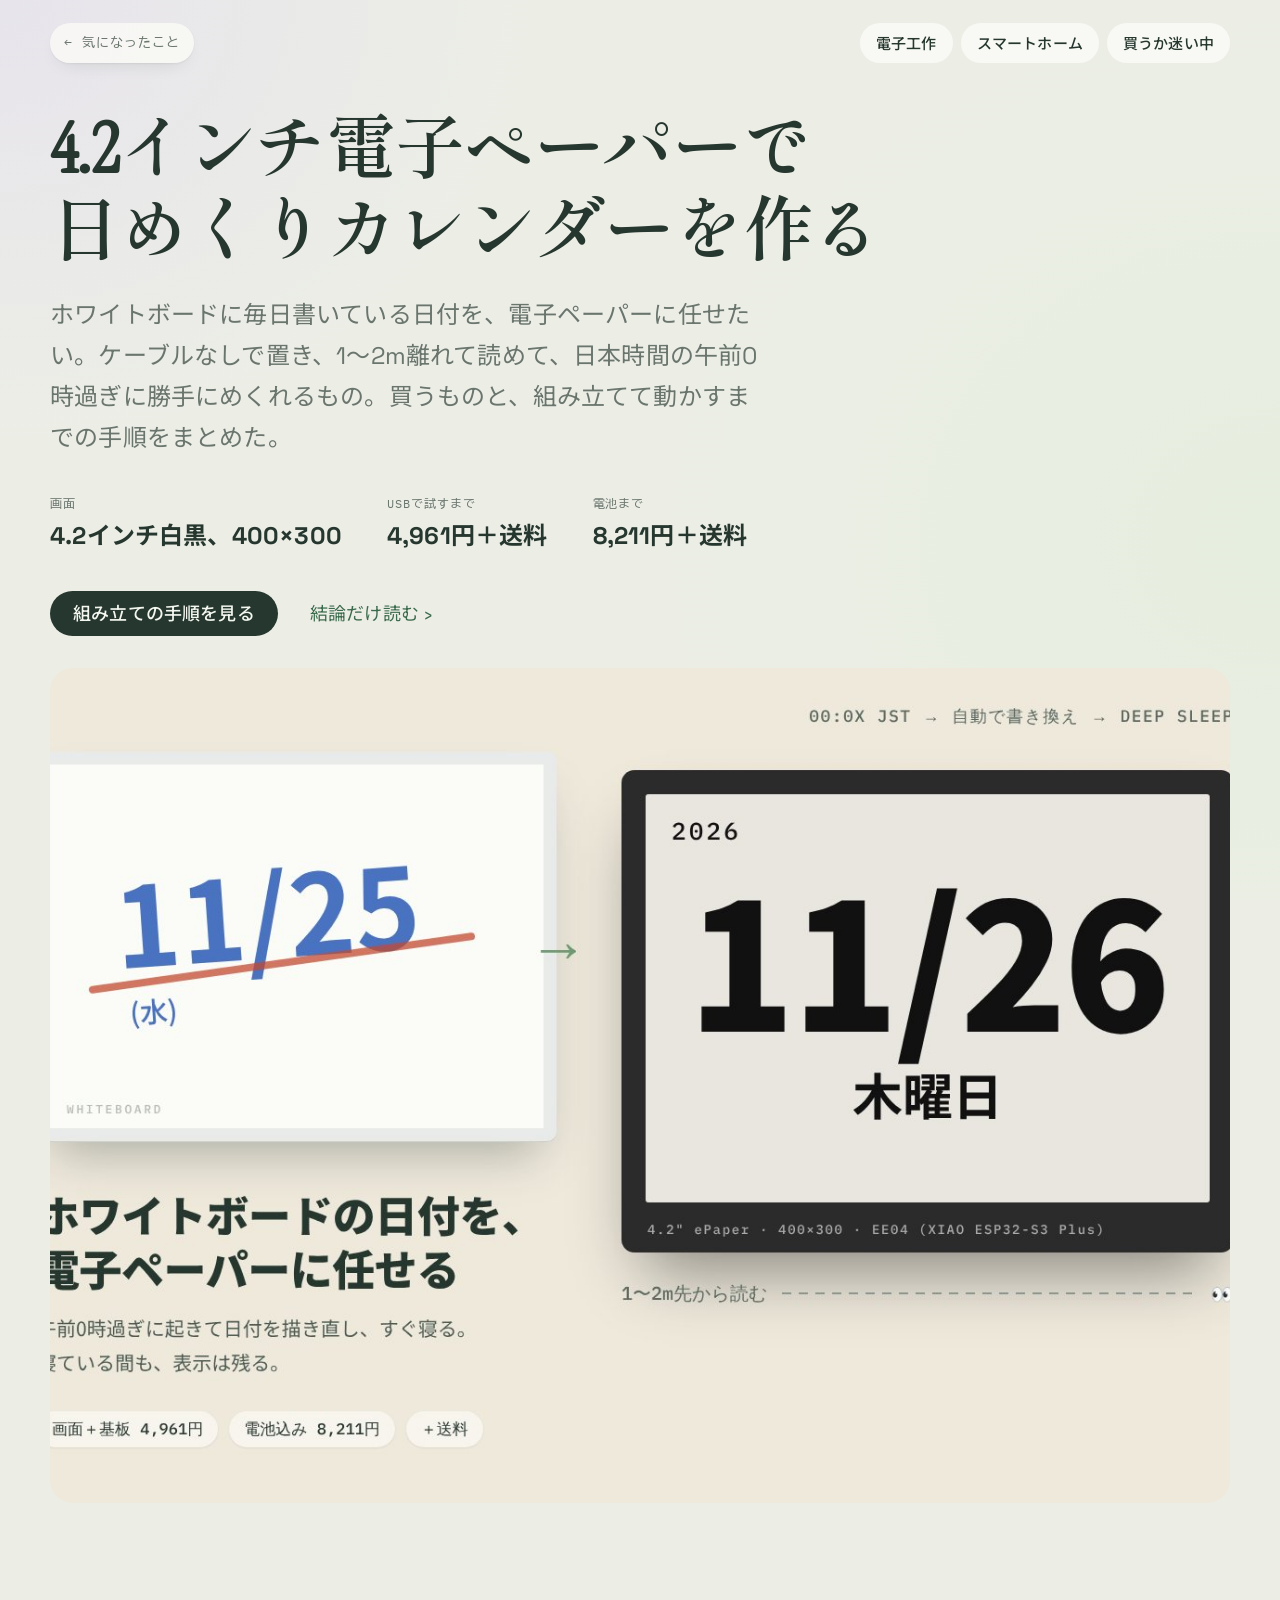
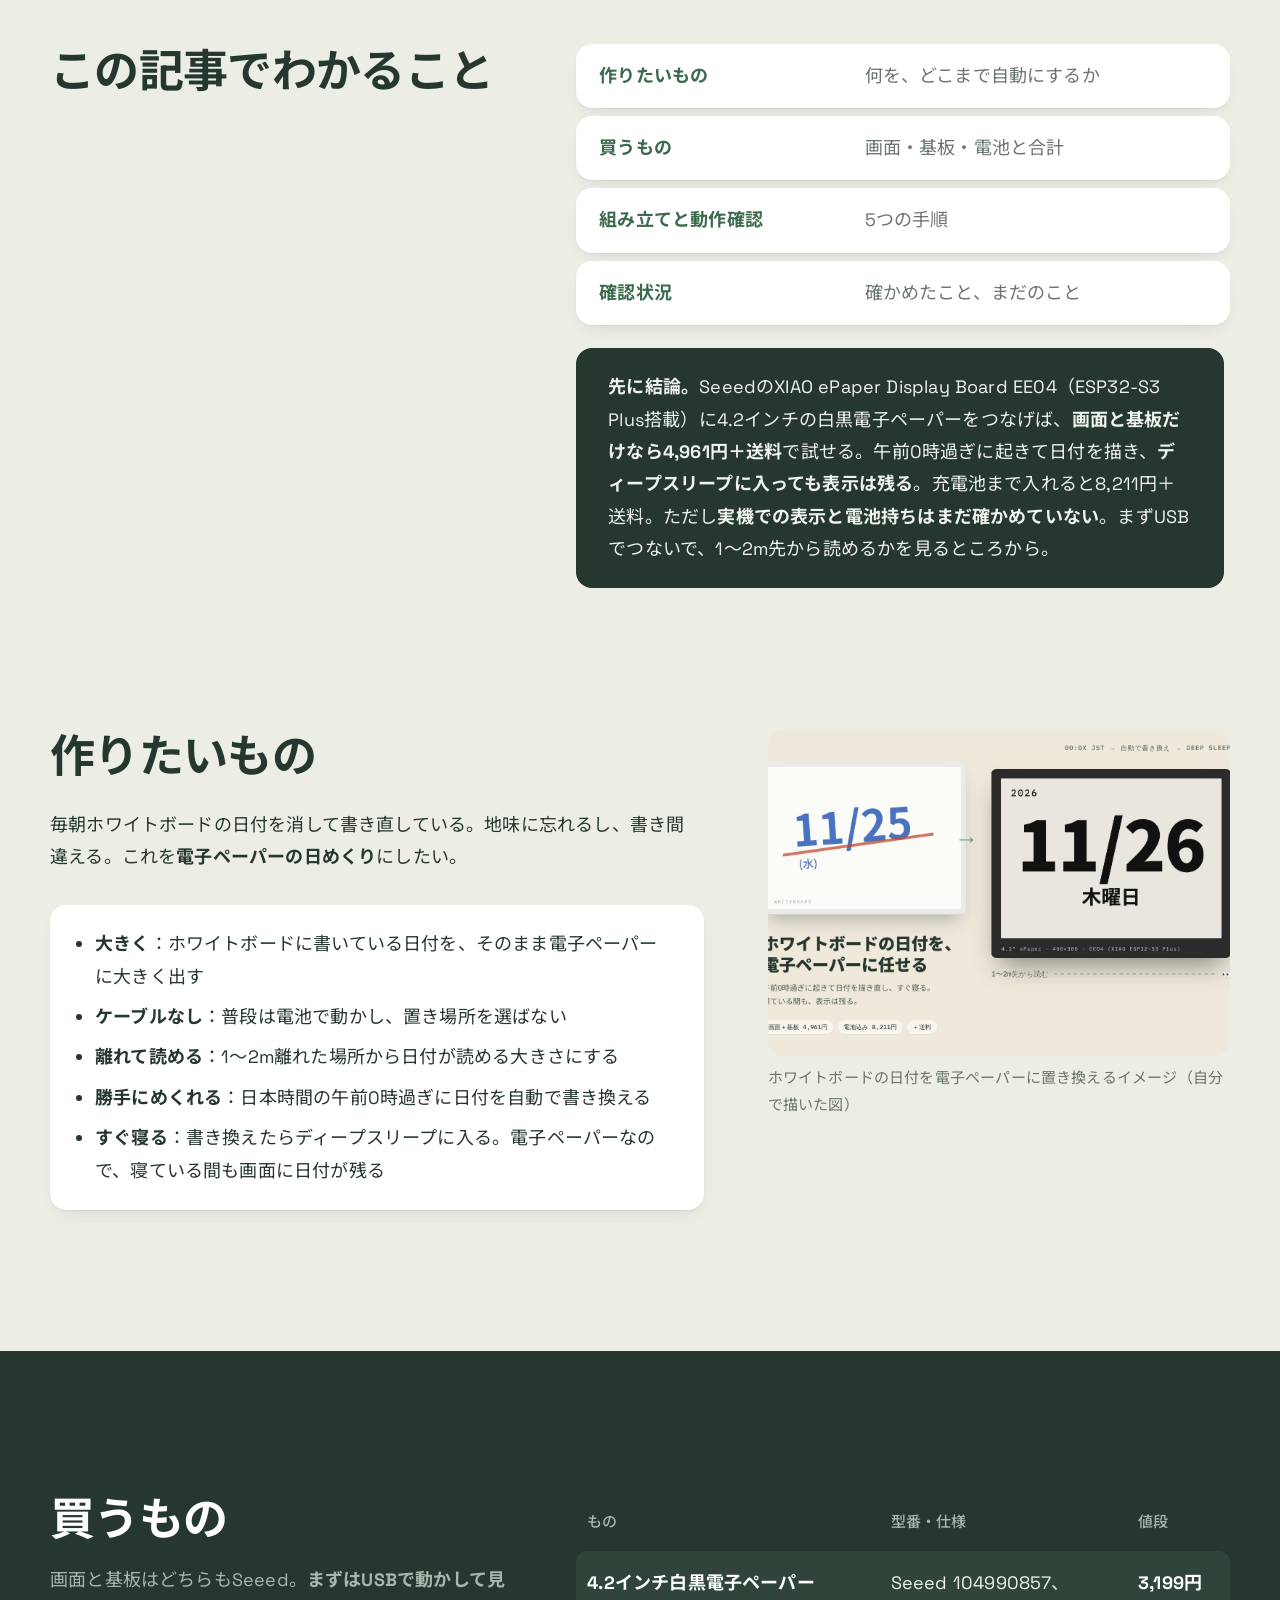
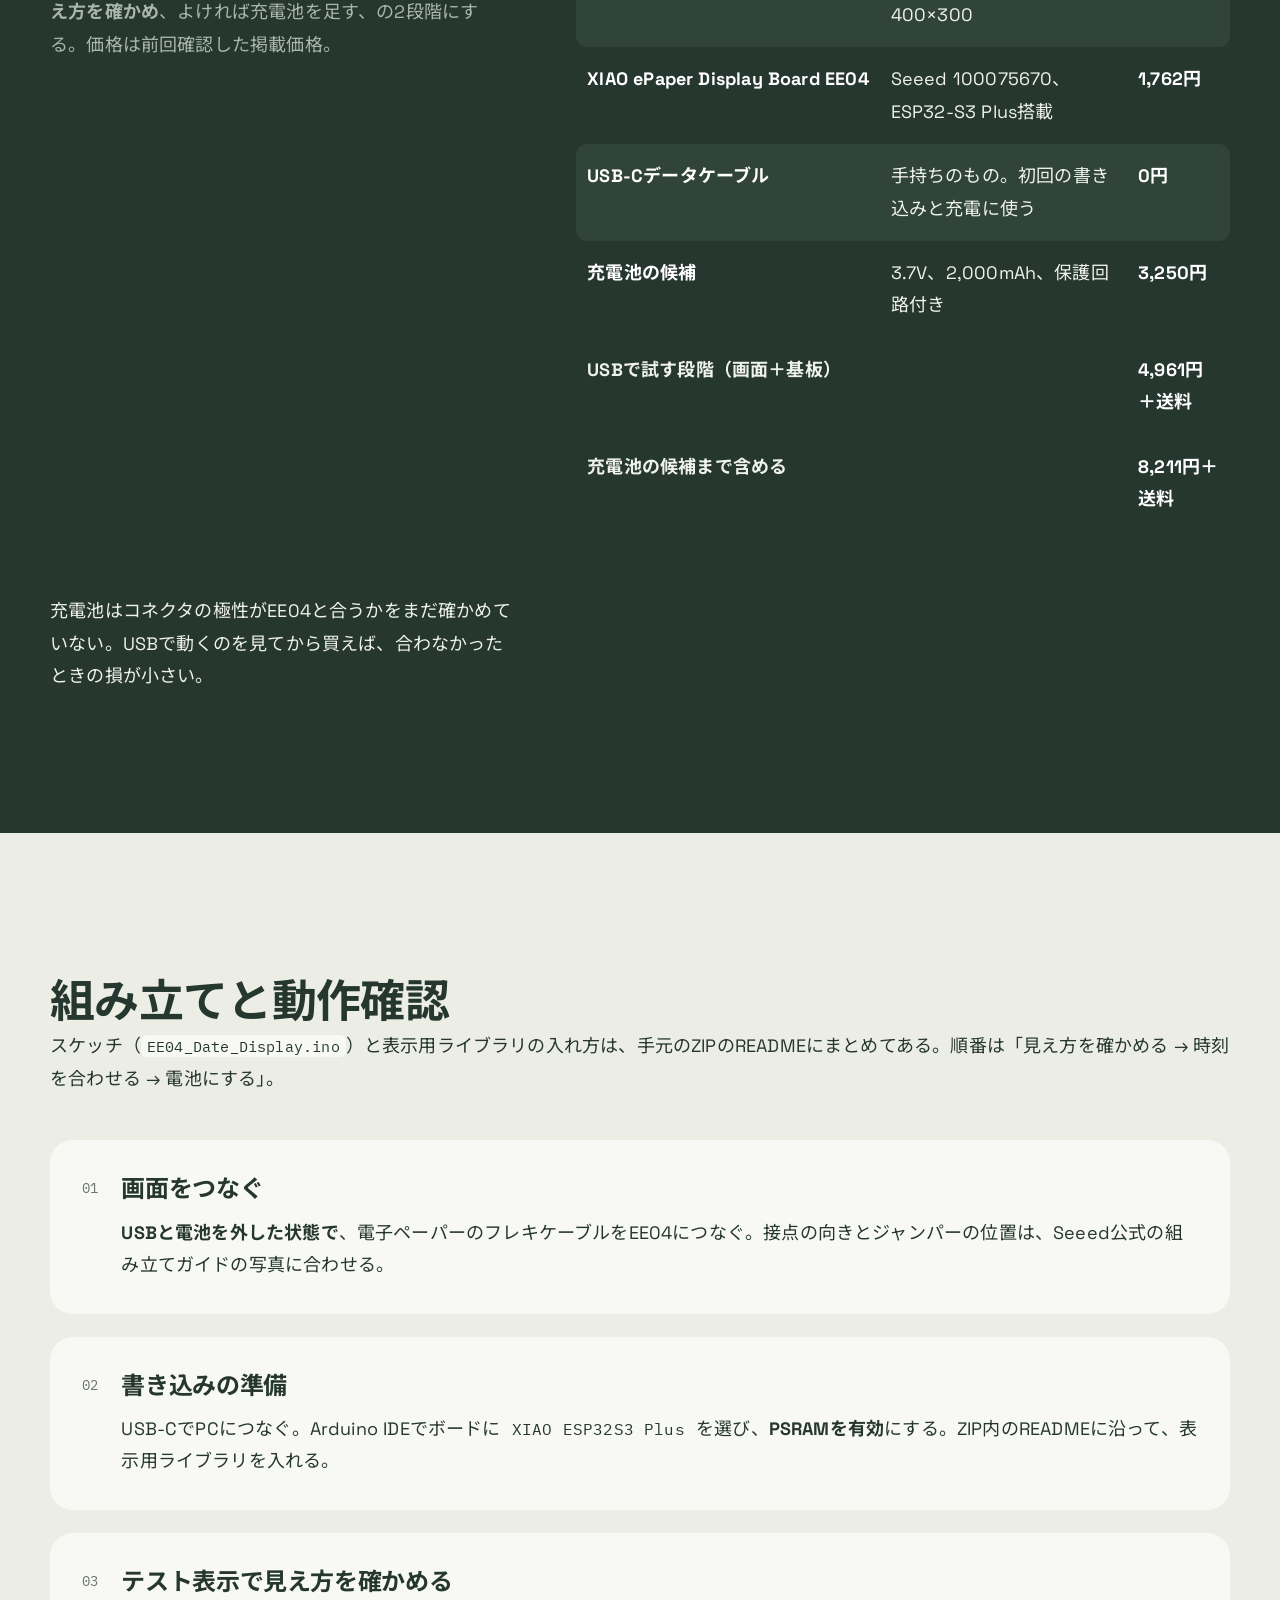
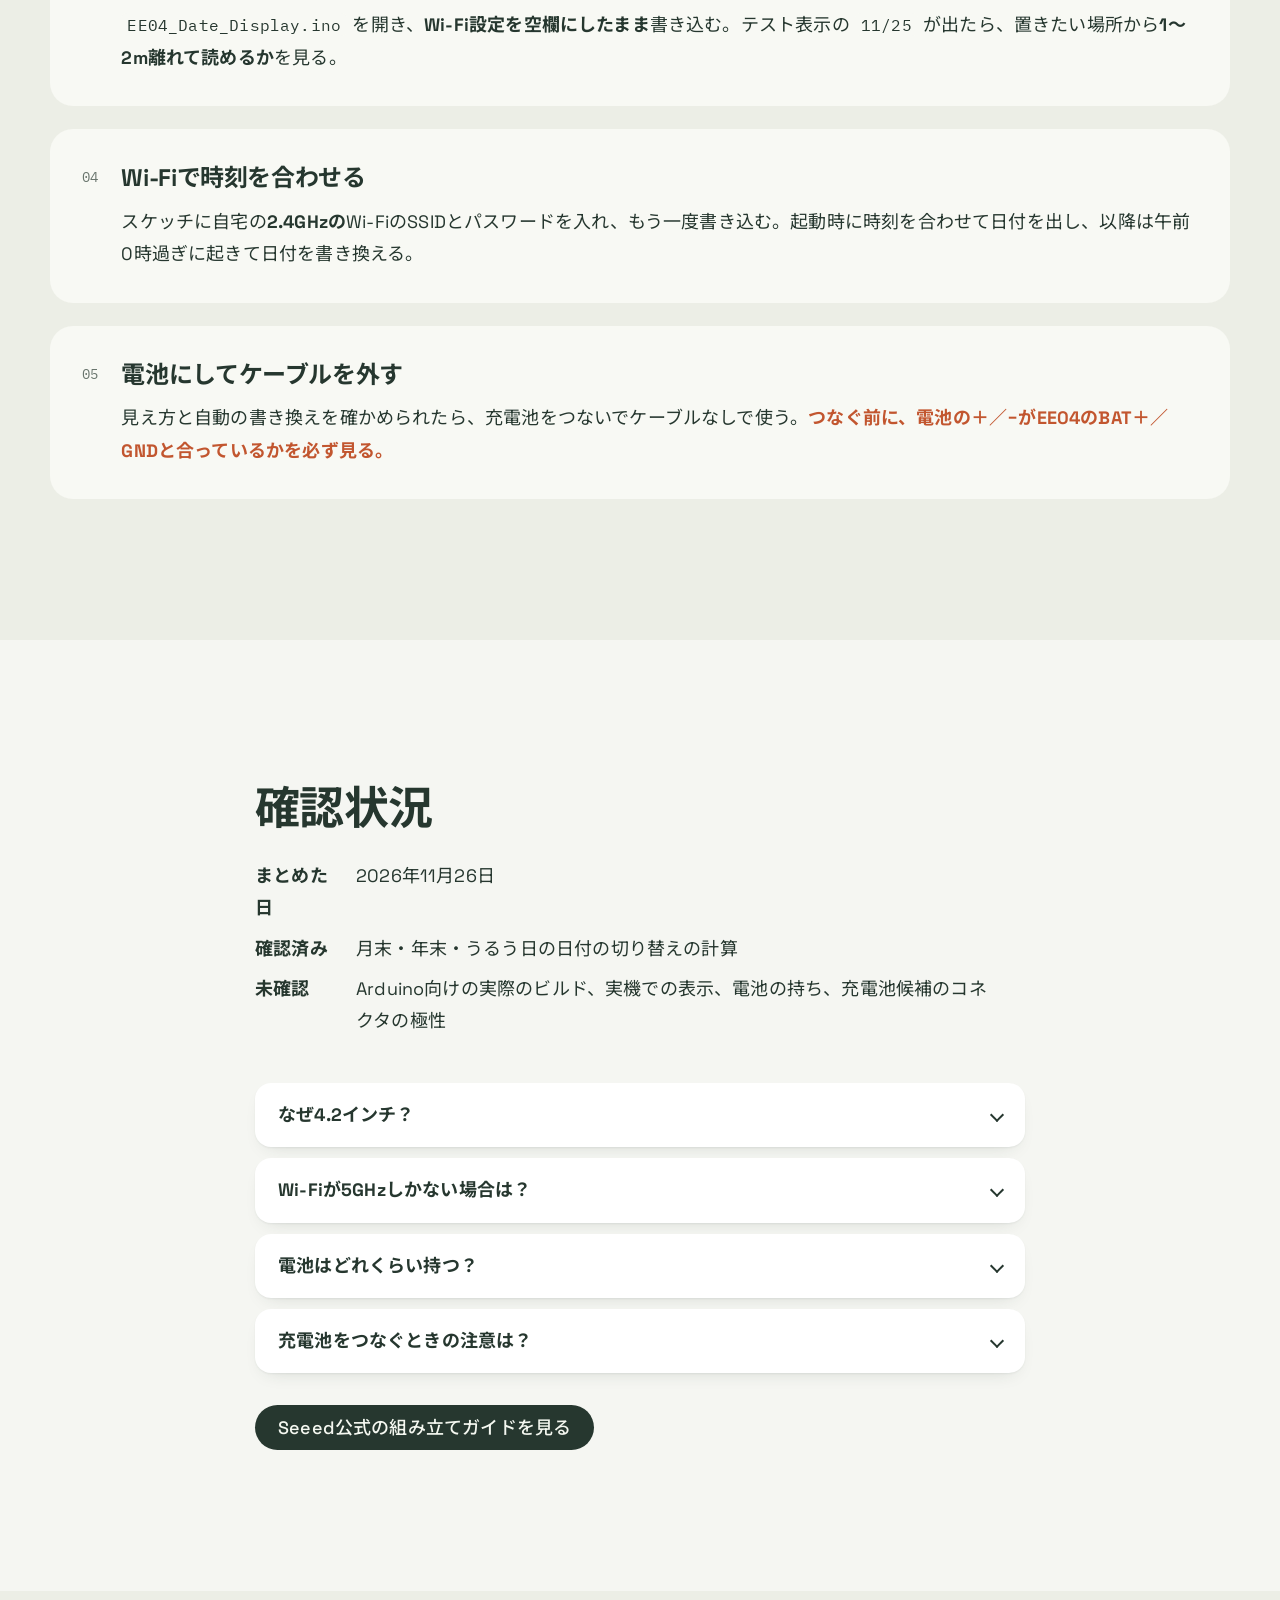
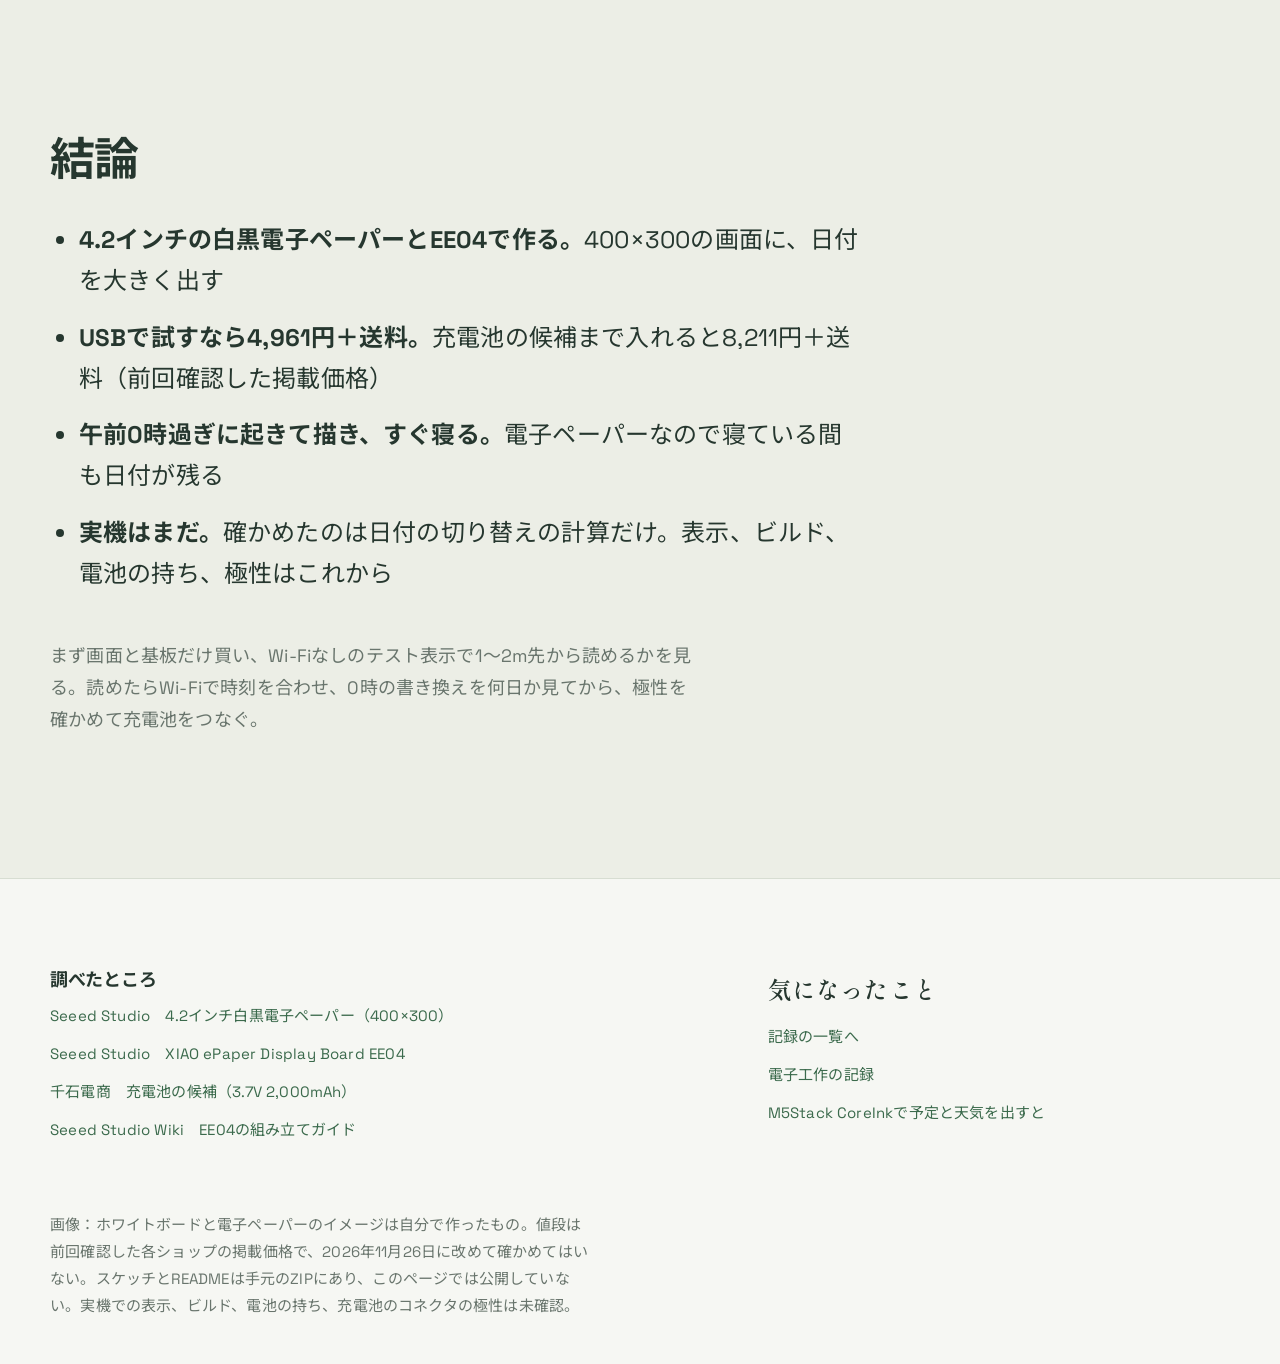
<file: site/posts/epaper-calendar/index.html>
<!doctype html>
<html lang="ja">
<head>
<meta charset="utf-8">
<meta name="viewport" content="width=device-width, initial-scale=1">
<title>4.2インチ電子ペーパーで日めくりカレンダーを作る ｜ 気になったこと</title>
<meta name="description" content="ホワイトボードに毎日書いている日付を、4.2インチの白黒電子ペーパーに大きく出す。SeeedのXIAO ePaper Display Board EE04で、日本時間の午前0時過ぎに自動で書き換えてディープスリープする日めくりを作るための、買うものと組み立ての手順。">
<link rel="preconnect" href="https://fonts.googleapis.com">
<link rel="preconnect" href="https://fonts.gstatic.com" crossorigin>
<link href="https://fonts.googleapis.com/css2?family=BIZ+UDGothic&family=IBM+Plex+Mono:wght@400;500&family=Instrument+Serif:ital@0;1&family=Shippori+Mincho:wght@500;600&family=Space+Grotesk:wght@400;500;700&family=Noto+Sans+JP:wght@400;500;700&display=swap" rel="stylesheet">
<link rel="stylesheet" href="../../css/site.css">
<link rel="stylesheet" href="../../css/article.css">
<link rel="stylesheet" href="post.css">
<script>document.documentElement.classList.add('js')</script>
</head>
<body>

<header class="hero">
  <img class="hero-photo" src="../../img/epaper-calendar/calendar.jpg" width="1440" height="900" alt="ホワイトボードに書いた11/25を消して、4.2インチ電子ペーパーに11/26と大きく出したイメージ">
  <div class="hero-card">
    <div class="hero-top">
      <a class="hero-home" href="../../">気になったこと</a>
      <ul class="tags" aria-label="タグ">
        <li><a class="tag" href="../../?tag=電子工作">電子工作</a></li>
        <li><a class="tag" href="../../?tag=スマートホーム">スマートホーム</a></li>
        <li><a class="tag" href="../../?tag=買うか迷い中">買うか迷い中</a></li>
      </ul>
    </div>
    <h1>4.2インチ電子ペーパーで日めくりカレンダーを作る</h1>
    <p class="hero-lead">ホワイトボードに毎日書いている日付を、電子ペーパーに任せたい。ケーブルなしで置き、1〜2m離れて読めて、日本時間の午前0時過ぎに勝手にめくれるもの。買うものと、組み立てて動かすまでの手順をまとめた。</p>
    <dl class="hero-facts">
      <div><dt>画面</dt><dd>4.2インチ白黒、400×300</dd></div>
      <div><dt>USBで試すまで</dt><dd>4,961円＋送料</dd></div>
      <div><dt>電池まで</dt><dd>8,211円＋送料</dd></div>
    </dl>
    <div class="hero-foot">
      <a class="btn" href="#steps-h">組み立ての手順を見る</a>
      <a href="#conclusion">結論だけ読む</a>
    </div>
  </div>
</header>

<main>

<section class="learn wrap" aria-labelledby="learn-h">
  <h2 id="learn-h" class="rise">この記事でわかること</h2>
  <div class="learn-body">
    <ul class="learn-list">
      <li class="rise" style="--i:1"><a href="#what-h">作りたいもの</a><span>何を、どこまで自動にするか</span></li>
      <li class="rise" style="--i:2"><a href="#buy-h">買うもの</a><span>画面・基板・電池と合計</span></li>
      <li class="rise" style="--i:3"><a href="#steps-h">組み立てと動作確認</a><span>5つの手順</span></li>
      <li class="rise" style="--i:4"><a href="#faq-h">確認状況</a><span>確かめたこと、まだのこと</span></li>
    </ul>
    <p class="learn-short rise" style="--i:3"><strong>先に結論。</strong>SeeedのXIAO ePaper Display Board EE04（ESP32-S3 Plus搭載）に4.2インチの白黒電子ペーパーをつなげば、<strong>画面と基板だけなら4,961円＋送料</strong>で試せる。午前0時過ぎに起きて日付を描き、<strong>ディープスリープに入っても表示は残る</strong>。充電池まで入れると8,211円＋送料。ただし<strong>実機での表示と電池持ちはまだ確かめていない</strong>。まずUSBでつないで、1〜2m先から読めるかを見るところから。</p>
  </div>
</section>

<section class="intro wrap" aria-labelledby="what-h">
  <div class="intro-text">
    <h2 id="what-h" class="rise">作りたいもの</h2>
    <p class="rise" style="--i:1">毎朝ホワイトボードの日付を消して書き直している。地味に忘れるし、書き間違える。これを<strong>電子ペーパーの日めくり</strong>にしたい。</p>
    <ul class="intro-points rise" style="--i:2">
      <li><strong>大きく</strong>：ホワイトボードに書いている日付を、そのまま電子ペーパーに大きく出す</li>
      <li><strong>ケーブルなし</strong>：普段は電池で動かし、置き場所を選ばない</li>
      <li><strong>離れて読める</strong>：1〜2m離れた場所から日付が読める大きさにする</li>
      <li><strong>勝手にめくれる</strong>：日本時間の午前0時過ぎに日付を自動で書き換える</li>
      <li><strong>すぐ寝る</strong>：書き換えたらディープスリープに入る。電子ペーパーなので、寝ている間も画面に日付が残る</li>
    </ul>
  </div>
  <figure class="intro-plates">
    <div class="plate rise" style="--i:2">
      <img src="../../img/epaper-calendar/calendar.jpg" width="1440" height="900" alt="ホワイトボードの日付と、電子ペーパーに出した日付のイメージ" loading="lazy" decoding="async">
      <figcaption>ホワイトボードの日付を電子ペーパーに置き換えるイメージ（自分で描いた図）</figcaption>
    </div>
  </figure>
</section>

<section class="changes" aria-labelledby="buy-h">
  <div class="wrap changes-inner">
    <div class="changes-head">
      <h2 id="buy-h" class="rise">買うもの</h2>
      <p class="rise" style="--i:1">画面と基板はどちらもSeeed。<strong>まずはUSBで動かして見え方を確かめ</strong>、よければ充電池を足す、の2段階にする。価格は前回確認した掲載価格。</p>
    </div>
    <table class="diff stack">
      <caption class="visually-hidden">日めくりカレンダーに買うものと値段</caption>
      <thead><tr><th scope="col">もの</th><th scope="col">型番・仕様</th><th scope="col">値段</th></tr></thead>
      <tbody>
        <tr><th scope="row">4.2インチ白黒電子ペーパー</th><td data-label="型番・仕様">Seeed 104990857、400×300</td><td data-label="値段">3,199円</td></tr>
        <tr><th scope="row">XIAO ePaper Display Board EE04</th><td data-label="型番・仕様">Seeed 100075670、ESP32-S3 Plus搭載</td><td data-label="値段">1,762円</td></tr>
        <tr><th scope="row">USB-Cデータケーブル</th><td data-label="型番・仕様">手持ちのもの。初回の書き込みと充電に使う</td><td data-label="値段">0円</td></tr>
        <tr><th scope="row">充電池の候補</th><td data-label="型番・仕様">3.7V、2,000mAh、保護回路付き</td><td data-label="値段">3,250円</td></tr>
      </tbody>
      <tfoot>
        <tr><th scope="row" colspan="2">USBで試す段階（画面＋基板）</th><td data-label="値段">4,961円＋送料</td></tr>
        <tr><th scope="row" colspan="2">充電池の候補まで含める</th><td data-label="値段">8,211円＋送料</td></tr>
      </tfoot>
    </table>
    <p class="rise" style="--i:2">充電池はコネクタの極性がEE04と合うかをまだ確かめていない。USBで動くのを見てから買えば、合わなかったときの損が小さい。</p>
  </div>
</section>

<section class="verdict wrap" aria-labelledby="steps-h">
  <h2 id="steps-h" class="rise">組み立てと動作確認</h2>
  <p class="rise" style="--i:1">スケッチ（<code>EE04_Date_Display.ino</code>）と表示用ライブラリの入れ方は、手元のZIPのREADMEにまとめてある。順番は「見え方を確かめる → 時刻を合わせる → 電池にする」。</p>
  <ol class="steps">
    <li class="rise" style="--i:1">
      <h3>画面をつなぐ</h3>
      <p><strong>USBと電池を外した状態で</strong>、電子ペーパーのフレキケーブルをEE04につなぐ。接点の向きとジャンパーの位置は、Seeed公式の組み立てガイドの写真に合わせる。</p>
    </li>
    <li class="rise" style="--i:2">
      <h3>書き込みの準備</h3>
      <p>USB-CでPCにつなぐ。Arduino IDEでボードに <code>XIAO ESP32S3 Plus</code> を選び、<strong>PSRAMを有効</strong>にする。ZIP内のREADMEに沿って、表示用ライブラリを入れる。</p>
    </li>
    <li class="rise" style="--i:3">
      <h3>テスト表示で見え方を確かめる</h3>
      <p><code>EE04_Date_Display.ino</code> を開き、<strong>Wi-Fi設定を空欄にしたまま</strong>書き込む。テスト表示の <code>11/25</code> が出たら、置きたい場所から<strong>1〜2m離れて読めるか</strong>を見る。</p>
    </li>
    <li class="rise" style="--i:4">
      <h3>Wi-Fiで時刻を合わせる</h3>
      <p>スケッチに自宅の<strong>2.4GHzの</strong>Wi-FiのSSIDとパスワードを入れ、もう一度書き込む。起動時に時刻を合わせて日付を出し、以降は午前0時過ぎに起きて日付を書き換える。</p>
    </li>
    <li class="rise" style="--i:5">
      <h3>電池にしてケーブルを外す</h3>
      <p>見え方と自動の書き換えを確かめられたら、充電池をつないでケーブルなしで使う。<strong class="warn">つなぐ前に、電池の＋／−がEE04のBAT＋／GNDと合っているかを必ず見る。</strong></p>
    </li>
  </ol>
</section>

<section class="faq" aria-labelledby="faq-h">
  <div class="wrap faq-inner faq-solo">
    <div class="faq-left">
      <h2 id="faq-h" class="rise">確認状況</h2>
      <dl class="faq-facts rise" style="--i:1">
        <div><dt>まとめた日</dt><dd>2026年11月26日</dd></div>
        <div><dt>確認済み</dt><dd>月末・年末・うるう日の日付の切り替えの計算</dd></div>
        <div><dt>未確認</dt><dd>Arduino向けの実際のビルド、実機での表示、電池の持ち、充電池候補のコネクタの極性</dd></div>
      </dl>
      <div class="qa">
        <details class="rise">
          <summary>なぜ4.2インチ？</summary>
          <p>1〜2m離れて読むには、日付だけを画面いっぱいに出したい。400×300あれば「11/26」と曜日を大きく描ける。小さい画面だと数字が細くなり、離れると読みにくい。読めるかはテスト表示で確かめる。</p>
        </details>
        <details class="rise">
          <summary>Wi-Fiが5GHzしかない場合は？</summary>
          <p>ESP32-S3は2.4GHzにしかつながらない。ルーターの設定で2.4GHzを出しておく。時刻を合わせる起動時だけつながれば足りる。</p>
        </details>
        <details class="rise">
          <summary>電池はどれくらい持つ？</summary>
          <p>まだわからない。1日1回起きて描くだけなので長く持つ見込みだが、ディープスリープ中の消費は基板しだいで、実測していない。電池にしたら、しばらく電圧を見ておく。</p>
        </details>
        <details class="rise">
          <summary>充電池をつなぐときの注意は？</summary>
          <p>市販のリチウム電池はコネクタが同じ形でも＋と−が逆のことがある。逆につなぐと基板を壊すので、つなぐ前にEE04のBAT＋／GNDと電池の線の色・極性を見比べる。保護回路付きを選んでいるのも、そのための保険。</p>
        </details>
      </div>
      <a class="btn faq-btn" href="https://wiki.seeedstudio.com/ja/epaper_ee04/" rel="noopener">Seeed公式の組み立てガイドを見る</a>
    </div>
  </div>
</section>

<section id="conclusion" class="conclusion wrap" aria-labelledby="conclusion-h">
  <h2 id="conclusion-h" class="rise">結論</h2>
  <ul class="conclusion-list">
    <li class="rise"><strong>4.2インチの白黒電子ペーパーとEE04で作る。</strong>400×300の画面に、日付を大きく出す</li>
    <li class="rise" style="--i:1"><strong>USBで試すなら4,961円＋送料。</strong>充電池の候補まで入れると8,211円＋送料（前回確認した掲載価格）</li>
    <li class="rise" style="--i:2"><strong>午前0時過ぎに起きて描き、すぐ寝る。</strong>電子ペーパーなので寝ている間も日付が残る</li>
    <li class="rise" style="--i:3"><strong>実機はまだ。</strong>確かめたのは日付の切り替えの計算だけ。表示、ビルド、電池の持ち、極性はこれから</li>
  </ul>
  <p class="conclusion-close rise">まず画面と基板だけ買い、Wi-Fiなしのテスト表示で1〜2m先から読めるかを見る。読めたらWi-Fiで時刻を合わせ、0時の書き換えを何日か見てから、極性を確かめて充電池をつなぐ。</p>
</section>

</main>

<footer class="back">
  <div class="back-card">
    <div class="back-msg">
      <h2>調べたところ</h2>
      <ul class="sources">
        <li><a href="https://jp.seeedstudio.com/4-2-Monochrome-ePaper-Display-with-400x300-Pixels-p-5784.html" rel="noopener">Seeed Studio　4.2インチ白黒電子ペーパー（400×300）</a></li>
        <li><a href="https://jp.seeedstudio.com/XIAO-ePaper-Display-Board-EE04-p-6560.html" rel="noopener">Seeed Studio　XIAO ePaper Display Board EE04</a></li>
        <li><a href="https://www.sengoku.co.jp/mod/sgk_cart/detail.php?code=EEHD-53KP" rel="noopener">千石電商　充電池の候補（3.7V 2,000mAh）</a></li>
        <li><a href="https://wiki.seeedstudio.com/ja/epaper_ee04/" rel="noopener">Seeed Studio Wiki　EE04の組み立てガイド</a></li>
      </ul>
    </div>
    <div class="back-addr">
      <p class="back-sign">気になったこと</p>
      <ul class="back-links">
        <li><a href="../../">記録の一覧へ</a></li>
        <li><a href="../../?tag=電子工作">電子工作の記録</a></li>
        <li><a href="../coreink/">M5Stack CoreInkで予定と天気を出すと</a></li>
      </ul>
    </div>
    <p class="imprint">画像：ホワイトボードと電子ペーパーのイメージは自分で作ったもの。値段は前回確認した各ショップの掲載価格で、2026年11月26日に改めて確かめてはいない。スケッチとREADMEは手元のZIPにあり、このページでは公開していない。実機での表示、ビルド、電池の持ち、充電池のコネクタの極性は未確認。</p>
  </div>
</footer>

<script src="../../js/rise.js"></script>
</body>
</html>
</file>
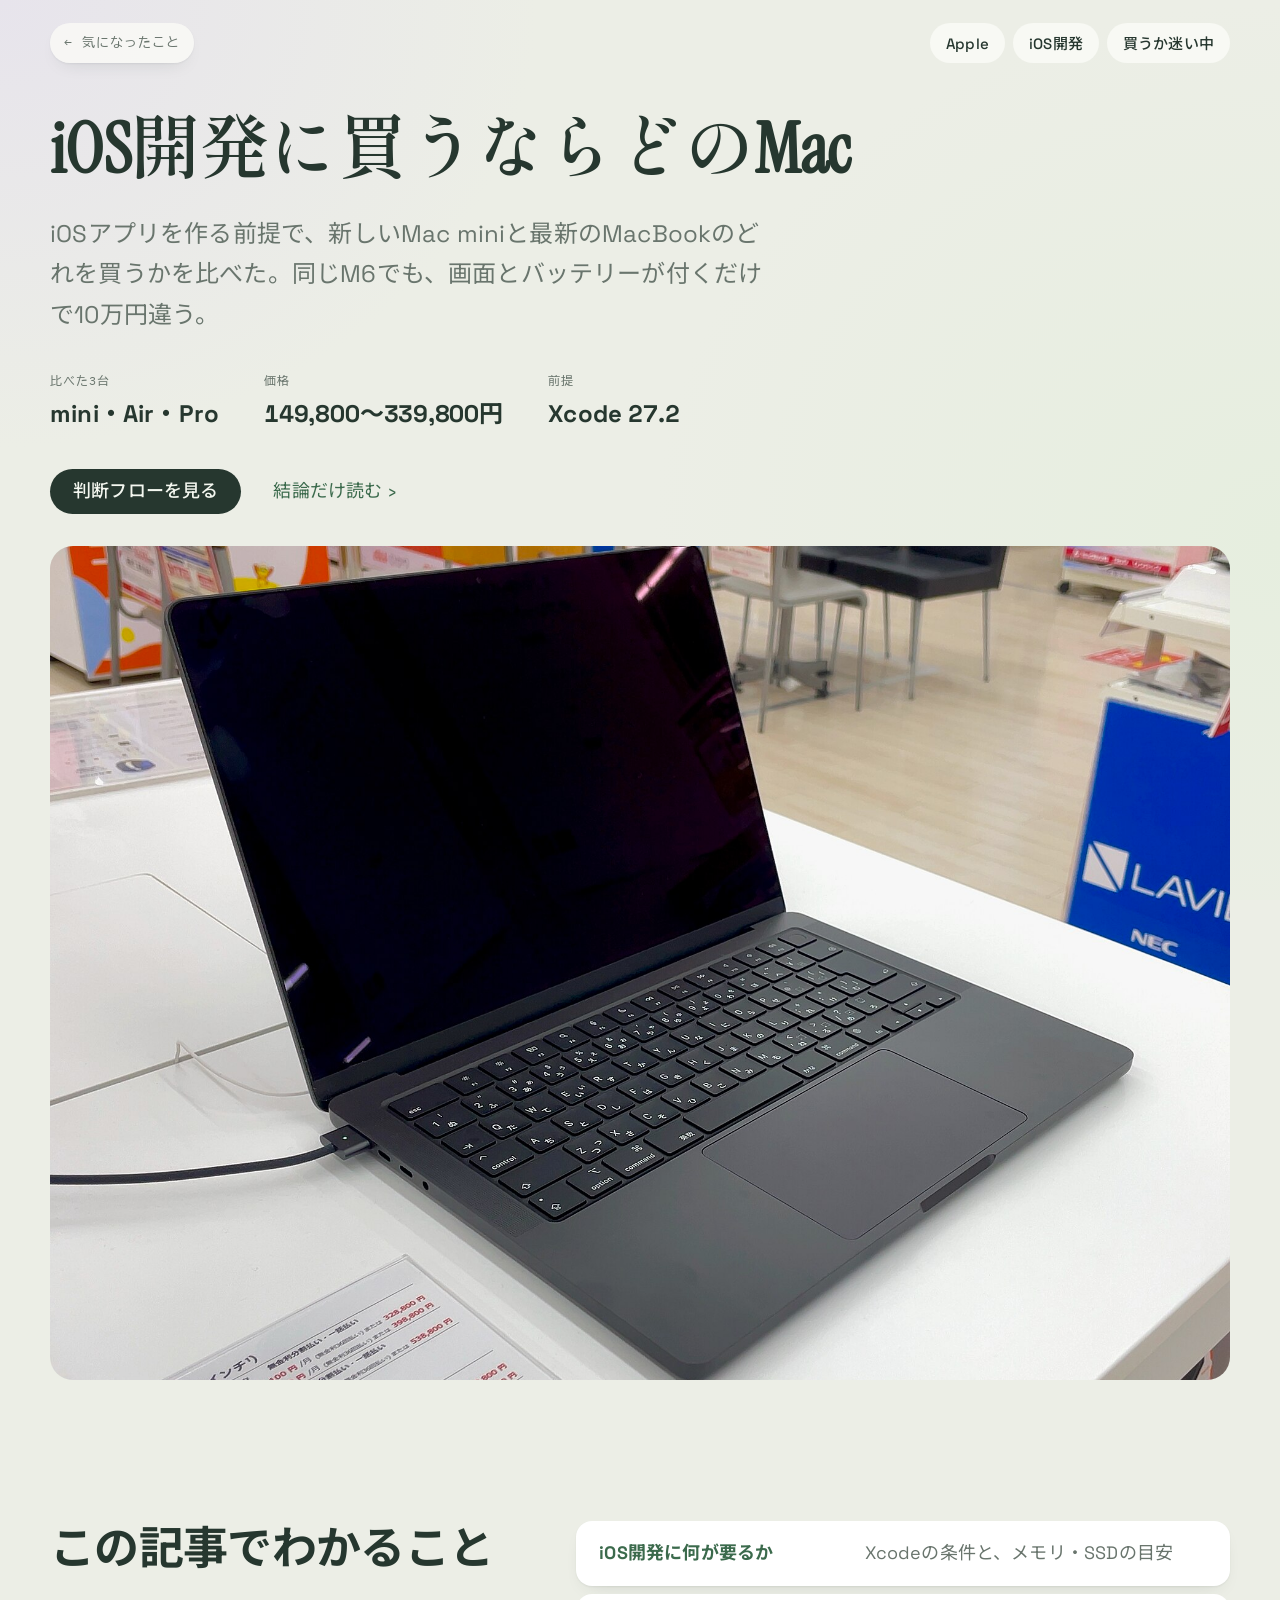
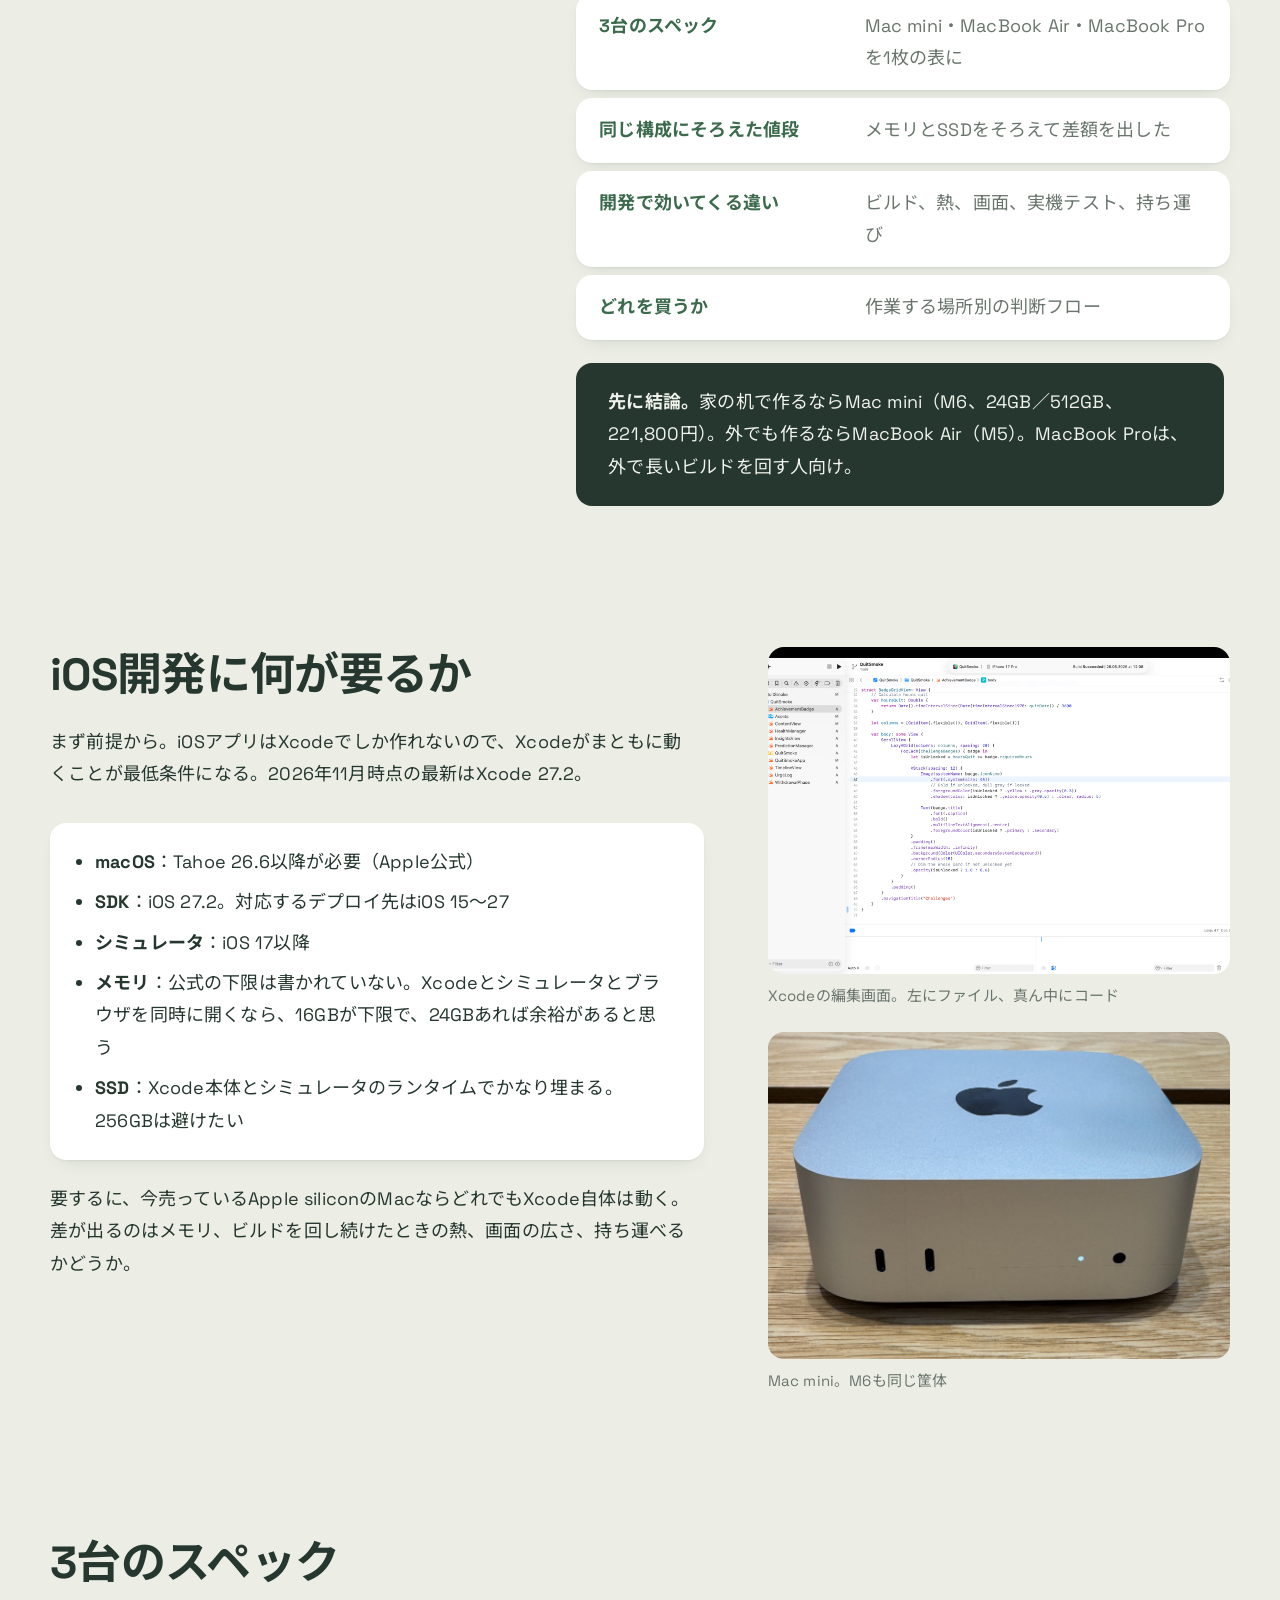
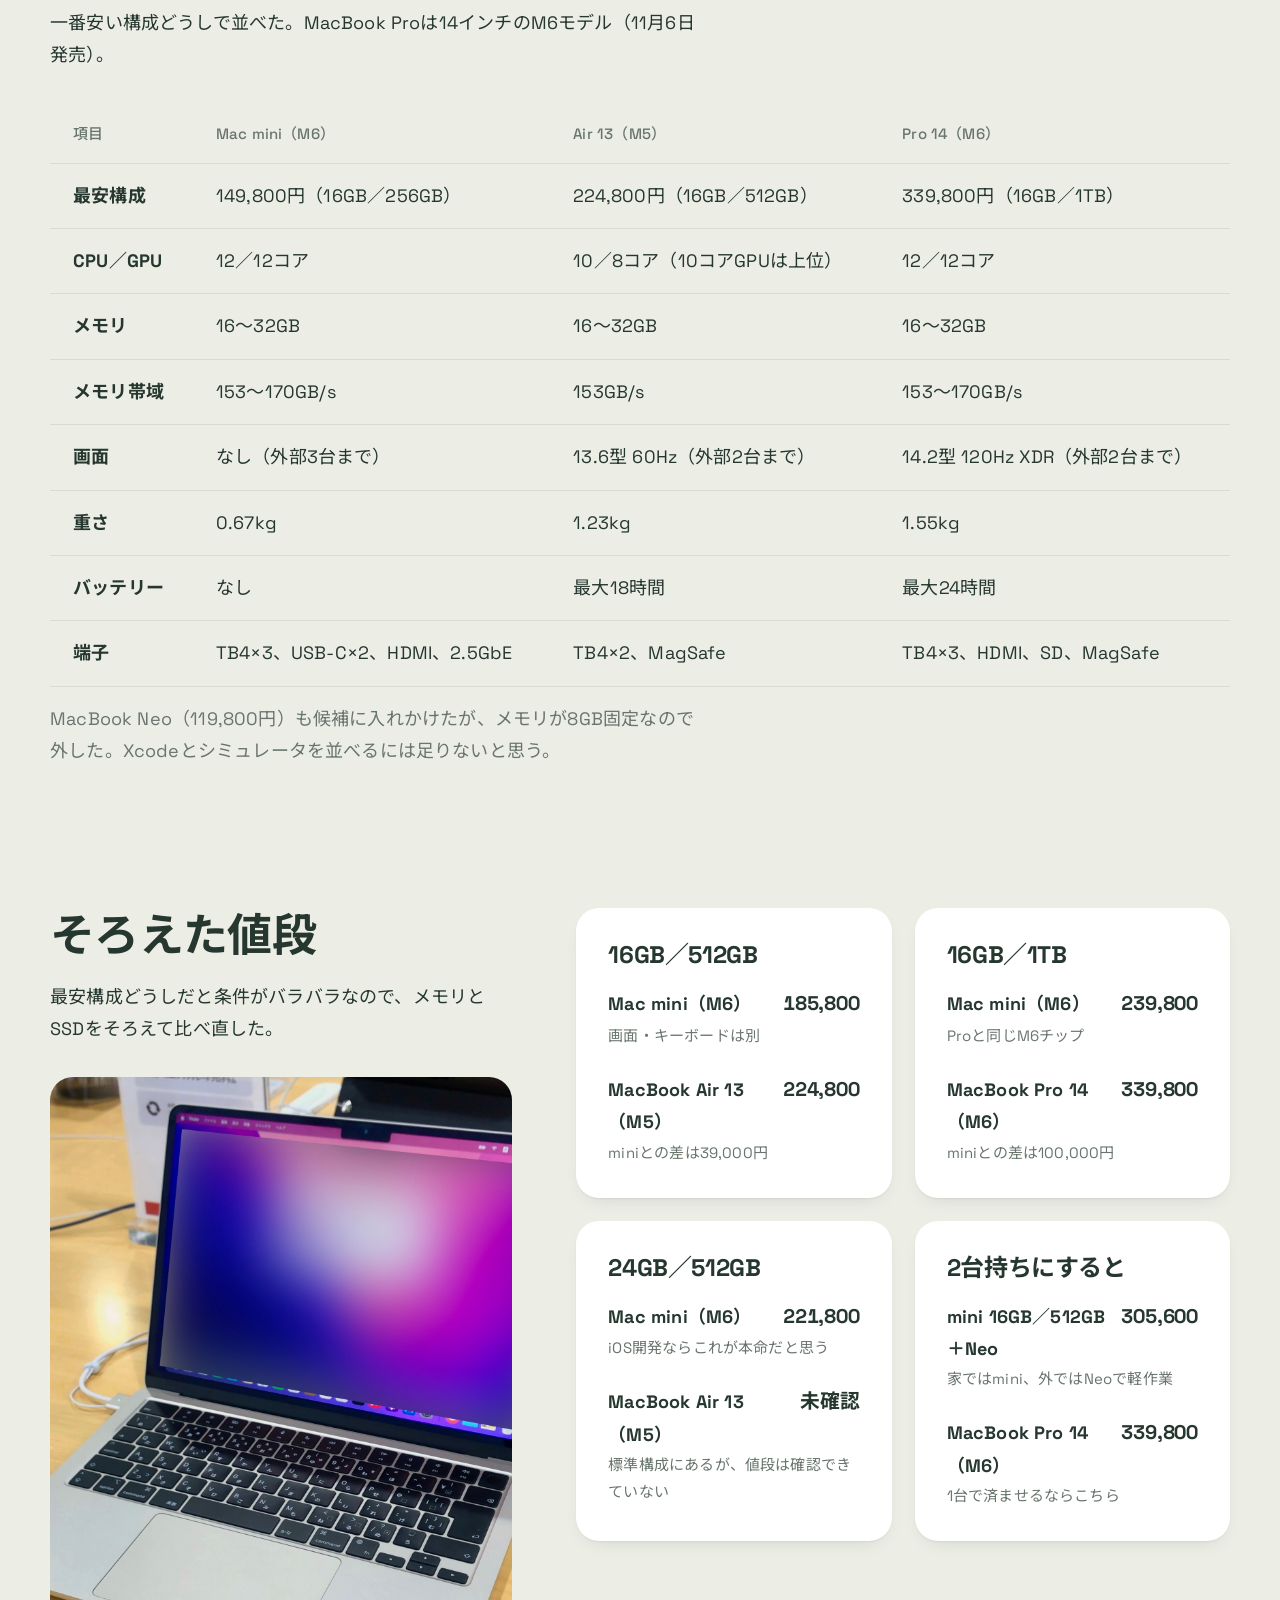
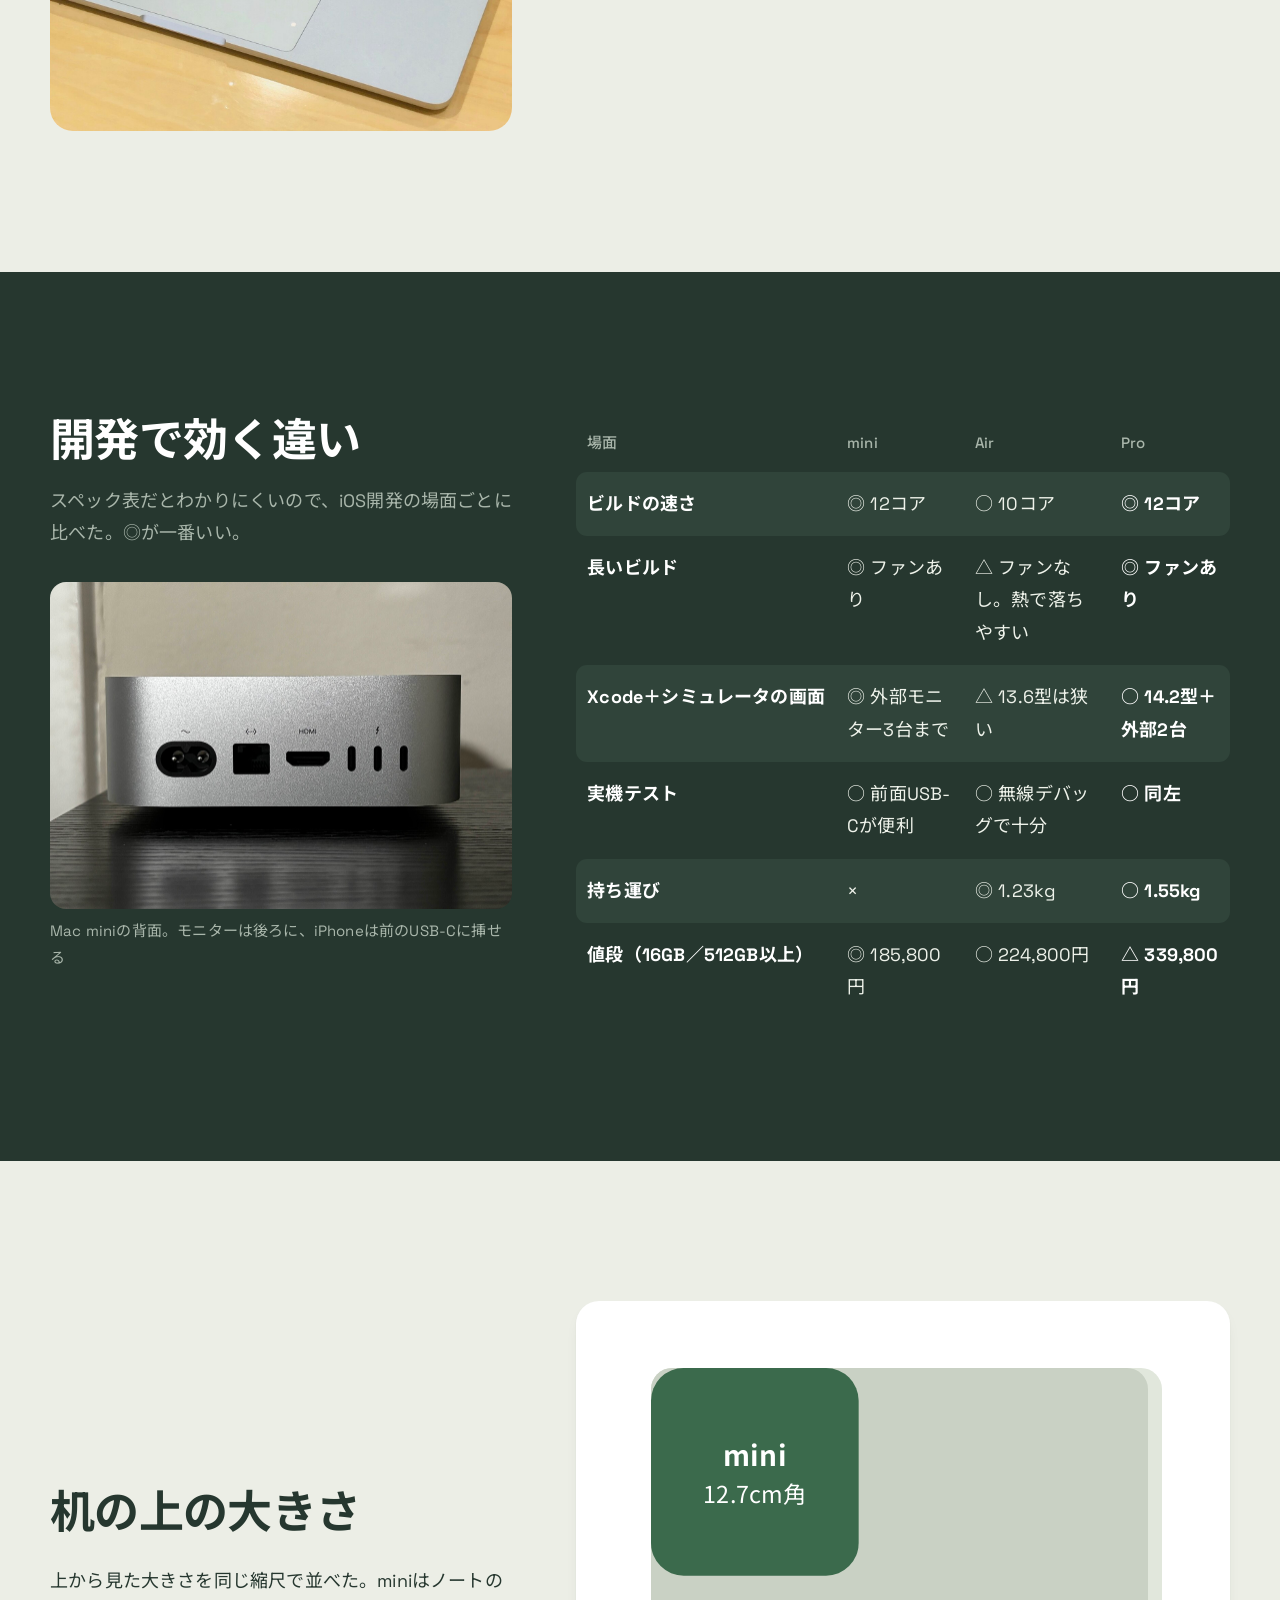
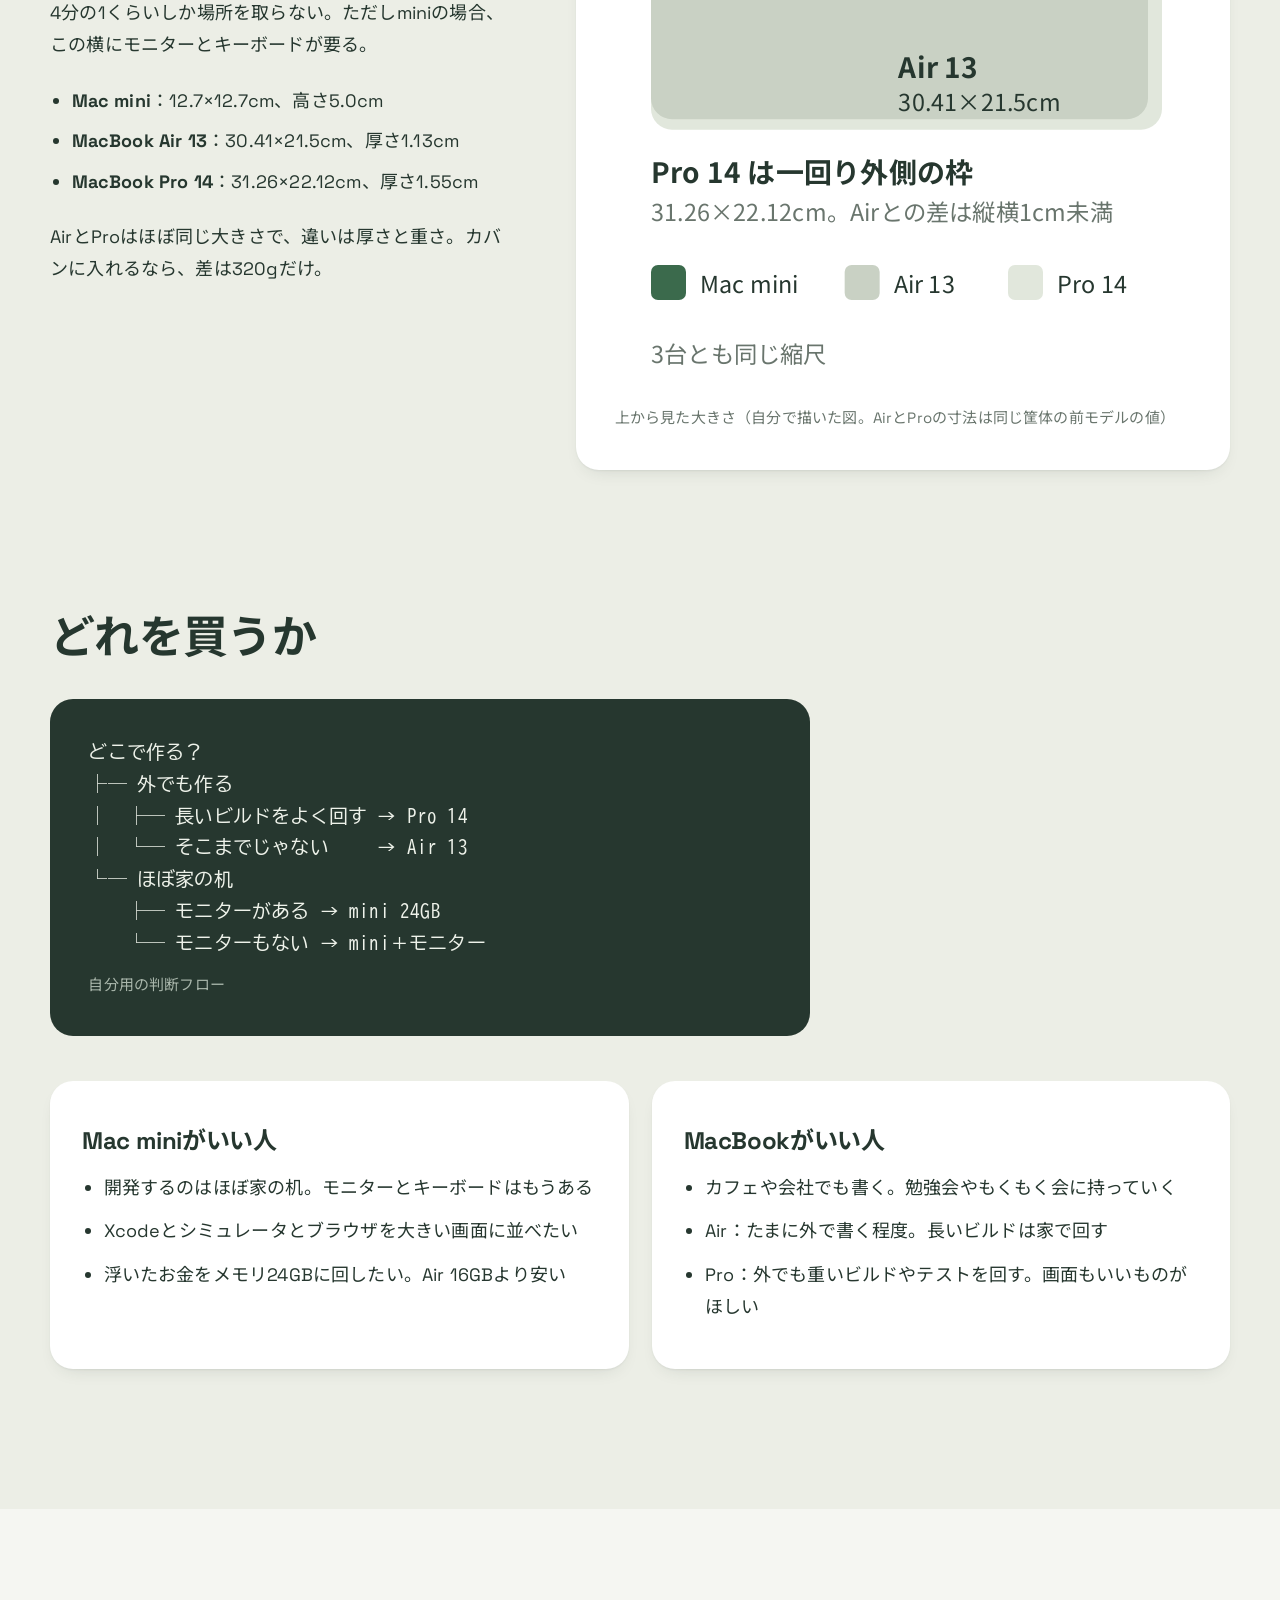
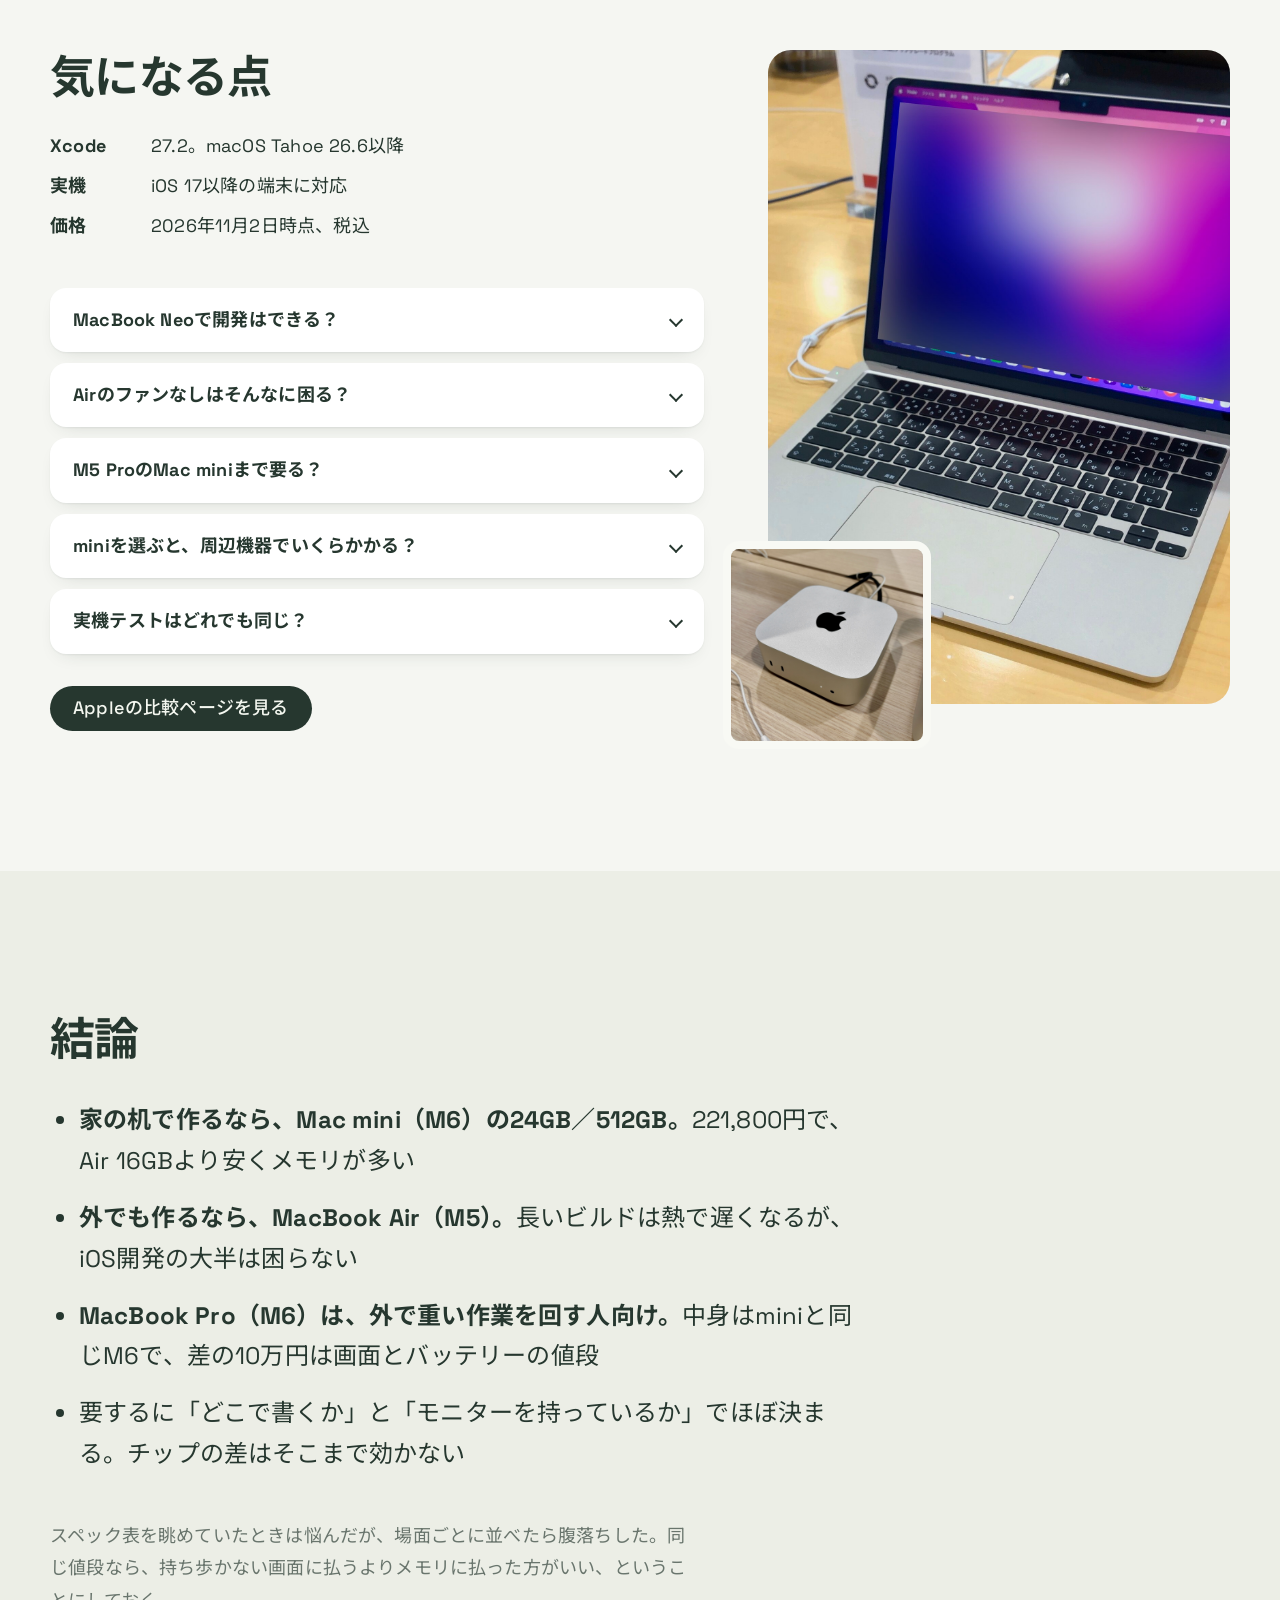
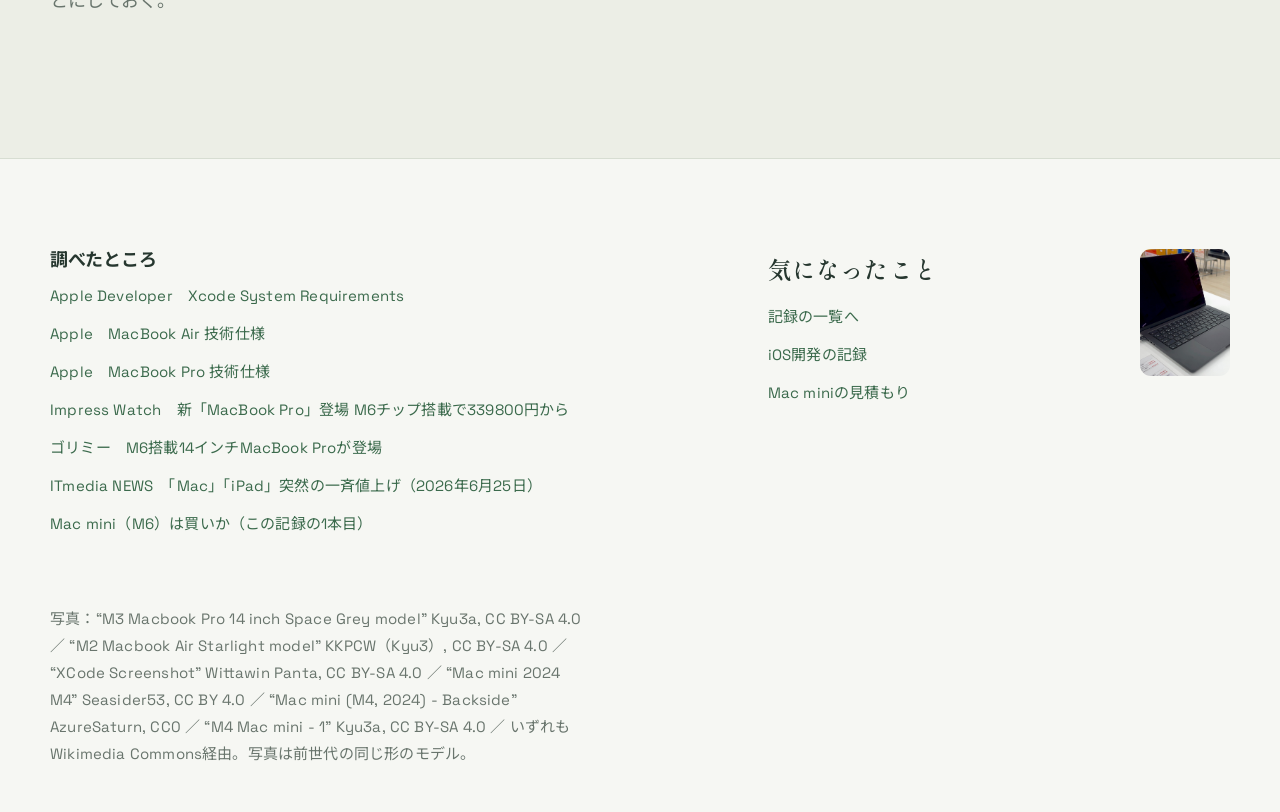
<file: site/posts/ios-dev-mac/index.html>
<!doctype html>
<html lang="ja">
<head>
<meta charset="utf-8">
<meta name="viewport" content="width=device-width, initial-scale=1">
<title>iOS開発に買うならどのMac ｜ 気になったこと</title>
<meta name="description" content="iOSアプリ開発用に、Mac mini（M6）と最新のMacBook Air（M5）・MacBook Pro（M6）のどれを買うか比べた記録。">
<link rel="preconnect" href="https://fonts.googleapis.com">
<link rel="preconnect" href="https://fonts.gstatic.com" crossorigin>
<link href="https://fonts.googleapis.com/css2?family=BIZ+UDGothic&family=IBM+Plex+Mono:wght@400;500&family=Instrument+Serif:ital@0;1&family=Shippori+Mincho:wght@500;600&family=Space+Grotesk:wght@400;500;700&family=Noto+Sans+JP:wght@400;500;700&display=swap" rel="stylesheet">
<link rel="stylesheet" href="../../css/site.css">
<link rel="stylesheet" href="../../css/article.css">
<script>document.documentElement.classList.add('js')</script>
</head>
<body>

<header class="hero">
  <img class="hero-photo" src="../../img/macbook/m3-macbook-pro-14-inch-space-grey.jpg" width="1920" height="1440" alt="家電量販店に置かれた14インチMacBook Pro。M3世代で、M6も同じ形">
  <div class="hero-card">
    <div class="hero-top">
      <a class="hero-home" href="../../">気になったこと</a>
      <ul class="tags" aria-label="タグ">
        <li><a class="tag" href="../../?tag=Apple">Apple</a></li>
        <li><a class="tag" href="../../?tag=iOS開発">iOS開発</a></li>
        <li><a class="tag" href="../../?tag=買うか迷い中">買うか迷い中</a></li>
      </ul>
    </div>
    <h1>iOS開発に買うならどのMac</h1>
    <p class="hero-lead">iOSアプリを作る前提で、新しいMac miniと最新のMacBookのどれを買うかを比べた。同じM6でも、画面とバッテリーが付くだけで10万円違う。</p>
    <dl class="hero-facts">
      <div><dt>比べた3台</dt><dd>mini・Air・Pro</dd></div>
      <div><dt>価格</dt><dd><span class="num">149,800</span>〜<span class="num">339,800</span>円</dd></div>
      <div><dt>前提</dt><dd>Xcode <span class="num">27.2</span></dd></div>
    </dl>
    <div class="hero-foot">
      <a class="btn" href="#flow-h">判断フローを見る</a>
      <a href="#conclusion">結論だけ読む</a>
    </div>
  </div>
</header>

<main>

<section class="learn wrap" aria-labelledby="learn-h">
  <h2 id="learn-h" class="rise">この記事でわかること</h2>
  <div class="learn-body">
    <ul class="learn-list">
      <li class="rise" style="--i:1"><a href="#need-h">iOS開発に何が要るか</a><span>Xcodeの条件と、メモリ・SSDの目安</span></li>
      <li class="rise" style="--i:2"><a href="#spec-h">3台のスペック</a><span>Mac mini・MacBook Air・MacBook Proを1枚の表に</span></li>
      <li class="rise" style="--i:3"><a href="#cost-h">同じ構成にそろえた値段</a><span>メモリとSSDをそろえて差額を出した</span></li>
      <li class="rise" style="--i:4"><a href="#dev-h">開発で効いてくる違い</a><span>ビルド、熱、画面、実機テスト、持ち運び</span></li>
      <li class="rise" style="--i:5"><a href="#flow-h">どれを買うか</a><span>作業する場所別の判断フロー</span></li>
    </ul>
    <p class="learn-short rise" style="--i:3"><strong>先に結論。</strong>家の机で作るならMac mini（M6、24GB／512GB、221,800円）。外でも作るならMacBook Air（M5）。MacBook Proは、外で長いビルドを回す人向け。</p>
  </div>
</section>

<section class="intro wrap" aria-labelledby="need-h">
  <div class="intro-text">
    <h2 id="need-h" class="rise">iOS開発に何が要るか</h2>
    <p class="rise" style="--i:1">まず前提から。iOSアプリはXcodeでしか作れないので、Xcodeがまともに動くことが最低条件になる。2026年11月時点の最新はXcode 27.2。</p>
    <ul class="intro-points rise" style="--i:2">
      <li><strong>macOS</strong>：Tahoe 26.6以降が必要（Apple公式）</li>
      <li><strong>SDK</strong>：iOS 27.2。対応するデプロイ先はiOS 15〜27</li>
      <li><strong>シミュレータ</strong>：iOS 17以降</li>
      <li><strong>メモリ</strong>：公式の下限は書かれていない。Xcodeとシミュレータとブラウザを同時に開くなら、16GBが下限で、24GBあれば余裕があると思う</li>
      <li><strong>SSD</strong>：Xcode本体とシミュレータのランタイムでかなり埋まる。256GBは避けたい</li>
    </ul>
    <p class="rise" style="--i:3">要するに、今売っているApple siliconのMacならどれでもXcode自体は動く。差が出るのはメモリ、ビルドを回し続けたときの熱、画面の広さ、持ち運べるかどうか。</p>
  </div>
  <figure class="intro-plates">
    <div class="plate rise" style="--i:2">
      <img src="../../img/macbook/xcode-screenshot.png" width="1920" height="1247" alt="XcodeでSwiftUIのコードを編集している画面" loading="lazy" decoding="async">
      <figcaption>Xcodeの編集画面。左にファイル、真ん中にコード</figcaption>
    </div>
    <div class="plate rise" style="--i:3">
      <img src="../../img/mac-mini/mac-mini-2024-m4.jpg" width="1920" height="1613" alt="木の机に置かれたMac mini（M4世代の筐体）" loading="lazy" decoding="async">
      <figcaption>Mac mini。M6も同じ筐体</figcaption>
    </div>
  </figure>
</section>

<section class="pro wrap" aria-labelledby="spec-h">
  <h2 id="spec-h" class="rise">3台のスペック</h2>
  <p class="pro-lead rise" style="--i:1">一番安い構成どうしで並べた。MacBook Proは14インチのM6モデル（11月6日発売）。</p>
  <div class="table-scroll rise" style="--i:2">
    <table class="pro-table">
      <caption class="visually-hidden">Mac mini、MacBook Air、MacBook Proのスペック比較</caption>
      <thead><tr><th scope="col">項目</th><th scope="col">Mac mini（M6）</th><th scope="col">Air 13（M5）</th><th scope="col">Pro 14（M6）</th></tr></thead>
      <tbody>
        <tr><th scope="row">最安構成</th><td data-label="Mac mini">149,800円（16GB／256GB）</td><td data-label="Air 13">224,800円（16GB／512GB）</td><td data-label="Pro 14">339,800円（16GB／1TB）</td></tr>
        <tr><th scope="row">CPU／GPU</th><td data-label="Mac mini">12／12コア</td><td data-label="Air 13">10／8コア（10コアGPUは上位）</td><td data-label="Pro 14">12／12コア</td></tr>
        <tr><th scope="row">メモリ</th><td data-label="Mac mini">16〜32GB</td><td data-label="Air 13">16〜32GB</td><td data-label="Pro 14">16〜32GB</td></tr>
        <tr><th scope="row">メモリ帯域</th><td data-label="Mac mini">153〜170GB/s</td><td data-label="Air 13">153GB/s</td><td data-label="Pro 14">153〜170GB/s</td></tr>
        <tr><th scope="row">画面</th><td data-label="Mac mini">なし（外部3台まで）</td><td data-label="Air 13">13.6型 60Hz（外部2台まで）</td><td data-label="Pro 14">14.2型 120Hz XDR（外部2台まで）</td></tr>
        <tr><th scope="row">重さ</th><td data-label="Mac mini">0.67kg</td><td data-label="Air 13">1.23kg</td><td data-label="Pro 14">1.55kg</td></tr>
        <tr><th scope="row">バッテリー</th><td data-label="Mac mini">なし</td><td data-label="Air 13">最大18時間</td><td data-label="Pro 14">最大24時間</td></tr>
        <tr><th scope="row">端子</th><td data-label="Mac mini">TB4×3、USB-C×2、HDMI、2.5GbE</td><td data-label="Air 13">TB4×2、MagSafe</td><td data-label="Pro 14">TB4×3、HDMI、SD、MagSafe</td></tr>
      </tbody>
    </table>
  </div>
  <p class="pro-note rise" style="--i:3">MacBook Neo（119,800円）も候補に入れかけたが、メモリが8GB固定なので外した。Xcodeとシミュレータを並べるには足りないと思う。</p>
</section>

<section id="cost" class="prices wrap" aria-labelledby="cost-h">
  <div class="prices-head">
    <h2 id="cost-h" class="rise">そろえた値段</h2>
    <p class="rise" style="--i:1">最安構成どうしだと条件がバラバラなので、メモリとSSDをそろえて比べ直した。</p>
    <img class="prices-photo rise" style="--i:2" src="../../img/macbook/m2-macbook-air-starlight-model.jpg" width="1920" height="1920" alt="展示台に置かれたスターライトのMacBook Air（M2世代）" loading="lazy" decoding="async">
  </div>
  <div class="menu">
    <div class="menu-group rise">
      <h3>16GB／512GB</h3>
      <ul>
        <li><div class="row"><span>Mac mini（M6）</span><span class="num">185,800</span></div><p>画面・キーボードは別</p></li>
        <li><div class="row"><span>MacBook Air 13（M5）</span><span class="num">224,800</span></div><p>miniとの差は39,000円</p></li>
      </ul>
    </div>
    <div class="menu-group rise" style="--i:1">
      <h3>16GB／1TB</h3>
      <ul>
        <li><div class="row"><span>Mac mini（M6）</span><span class="num">239,800</span></div><p>Proと同じM6チップ</p></li>
        <li><div class="row"><span>MacBook Pro 14（M6）</span><span class="num">339,800</span></div><p>miniとの差は100,000円</p></li>
      </ul>
    </div>
    <div class="menu-group rise" style="--i:2">
      <h3>24GB／512GB</h3>
      <ul>
        <li><div class="row"><span>Mac mini（M6）</span><span class="num">221,800</span></div><p>iOS開発ならこれが本命だと思う</p></li>
        <li><div class="row"><span>MacBook Air 13（M5）</span><span class="num">未確認</span></div><p>標準構成にあるが、値段は確認できていない</p></li>
      </ul>
    </div>
    <div class="menu-group rise" style="--i:3">
      <h3>2台持ちにすると</h3>
      <ul>
        <li><div class="row"><span>mini 16GB／512GB＋Neo</span><span class="num">305,600</span></div><p>家ではmini、外ではNeoで軽作業</p></li>
        <li><div class="row"><span>MacBook Pro 14（M6）</span><span class="num">339,800</span></div><p>1台で済ませるならこちら</p></li>
      </ul>
    </div>
  </div>
</section>

<section class="changes" aria-labelledby="dev-h">
  <div class="wrap changes-inner">
    <div class="changes-head">
      <h2 id="dev-h" class="rise">開発で効く違い</h2>
      <p class="rise" style="--i:1">スペック表だとわかりにくいので、iOS開発の場面ごとに比べた。◎が一番いい。</p>
      <img class="changes-photo rise" style="--i:2" src="../../img/mac-mini/mac-mini-m4-2024-backside.jpg" width="1920" height="1309" alt="Mac miniの背面。電源、Ethernet、HDMI、Thunderbolt3基" loading="lazy" decoding="async">
      <p class="changes-cap">Mac miniの背面。モニターは後ろに、iPhoneは前のUSB-Cに挿せる</p>
    </div>
    <table class="diff stack">
      <caption class="visually-hidden">iOS開発の場面ごとの比較</caption>
      <thead><tr><th scope="col">場面</th><th scope="col">mini</th><th scope="col">Air</th><th scope="col">Pro</th></tr></thead>
      <tbody>
        <tr><th scope="row">ビルドの速さ</th><td data-label="mini">◎ 12コア</td><td data-label="Air">○ 10コア</td><td data-label="Pro">◎ 12コア</td></tr>
        <tr><th scope="row">長いビルド</th><td data-label="mini">◎ ファンあり</td><td data-label="Air">△ ファンなし。熱で落ちやすい</td><td data-label="Pro">◎ ファンあり</td></tr>
        <tr><th scope="row">Xcode＋シミュレータの画面</th><td data-label="mini">◎ 外部モニター3台まで</td><td data-label="Air">△ 13.6型は狭い</td><td data-label="Pro">○ 14.2型＋外部2台</td></tr>
        <tr><th scope="row">実機テスト</th><td data-label="mini">○ 前面USB-Cが便利</td><td data-label="Air">○ 無線デバッグで十分</td><td data-label="Pro">○ 同左</td></tr>
        <tr><th scope="row">持ち運び</th><td data-label="mini">×</td><td data-label="Air">◎ 1.23kg</td><td data-label="Pro">○ 1.55kg</td></tr>
        <tr><th scope="row">値段（16GB／512GB以上）</th><td data-label="mini">◎ 185,800円</td><td data-label="Air">○ 224,800円</td><td data-label="Pro">△ 339,800円</td></tr>
      </tbody>
    </table>
  </div>
</section>

<section class="body-figure wrap" aria-labelledby="desk-h">
  <div class="body-text">
    <h2 id="desk-h" class="rise">机の上の大きさ</h2>
    <p class="rise" style="--i:1">上から見た大きさを同じ縮尺で並べた。miniはノートの4分の1くらいしか場所を取らない。ただしminiの場合、この横にモニターとキーボードが要る。</p>
    <ul class="rise" style="--i:2">
      <li><strong>Mac mini</strong>：12.7×12.7cm、高さ5.0cm</li>
      <li><strong>MacBook Air 13</strong>：30.41×21.5cm、厚さ1.13cm</li>
      <li><strong>MacBook Pro 14</strong>：31.26×22.12cm、厚さ1.55cm</li>
    </ul>
    <p class="rise" style="--i:3">AirとProはほぼ同じ大きさで、違いは厚さと重さ。カバンに入れるなら、差は320gだけ。</p>
  </div>
  <figure class="drawing rise" style="--i:2">
    <svg viewBox="0 0 480 560" role="img" aria-labelledby="desk-t">
      <title id="desk-t">上から見た大きさの比較。Mac miniは12.7cm角、MacBook Air 13は30.41×21.5cm、MacBook Pro 14は31.26×22.12cm</title>
      <g font-family="Noto Sans JP, sans-serif" font-size="24" fill="#26372f">
        <rect x="24" y="24" width="438" height="310" rx="18" fill="#e1e7dc"/>
        <rect x="24" y="24" width="426" height="301" rx="18" fill="#c9d1c4"/>
        <rect x="24" y="24" width="178" height="178" rx="28" fill="#3b6a4c"/>
        <text x="113" y="108" text-anchor="middle" fill="#ffffff" font-weight="700">mini</text>
        <text x="113" y="140" text-anchor="middle" fill="#ffffff" font-size="20">12.7cm角</text>
        <text x="236" y="290" font-weight="700">Air 13</text>
        <text x="236" y="318" font-size="20">30.41×21.5cm</text>
        <text x="24" y="380" font-weight="700">Pro 14 は一回り外側の枠</text>
        <text x="24" y="412" font-size="20" fill="#69756d">31.26×22.12cm。Airとの差は縦横1cm未満</text>
        <rect x="24" y="450" width="30" height="30" rx="6" fill="#3b6a4c"/>
        <text x="66" y="474" font-size="20">Mac mini</text>
        <rect x="190" y="450" width="30" height="30" rx="6" fill="#c9d1c4"/>
        <text x="232" y="474" font-size="20">Air 13</text>
        <rect x="330" y="450" width="30" height="30" rx="6" fill="#e1e7dc"/>
        <text x="372" y="474" font-size="20">Pro 14</text>
        <text x="24" y="534" font-size="20" fill="#69756d">3台とも同じ縮尺</text>
      </g>
    </svg>
    <figcaption>上から見た大きさ（自分で描いた図。AirとProの寸法は同じ筐体の前モデルの値）</figcaption>
  </figure>
</section>

<section class="verdict wrap" aria-labelledby="flow-h">
  <h2 id="flow-h" class="rise">どれを買うか</h2>
  <figure class="flow rise" style="--i:1">
<pre aria-label="判断フロー：外で作業するなら、長いビルドをよく回す場合はMacBook Pro、そうでなければMacBook Air。ほぼ家の机なら、モニターがあればMac mini 24GB、モニターがなければMac miniとモニターを一緒に買う。">どこで作る？
├─ 外でも作る
│　├─ 長いビルドをよく回す → Pro 14
│　└─ そこまでじゃない　　 → Air 13
└─ ほぼ家の机
　　├─ モニターがある → mini 24GB
　　└─ モニターもない → mini＋モニター</pre>
    <figcaption>自分用の判断フロー</figcaption>
  </figure>
  <div class="verdict-cols">
    <div class="verdict-col rise" style="--i:1">
      <h3>Mac miniがいい人</h3>
      <ul>
        <li>開発するのはほぼ家の机。モニターとキーボードはもうある</li>
        <li>Xcodeとシミュレータとブラウザを大きい画面に並べたい</li>
        <li>浮いたお金をメモリ24GBに回したい。Air 16GBより安い</li>
      </ul>
    </div>
    <div class="verdict-col rise" style="--i:2">
      <h3>MacBookがいい人</h3>
      <ul>
        <li>カフェや会社でも書く。勉強会やもくもく会に持っていく</li>
        <li>Air：たまに外で書く程度。長いビルドは家で回す</li>
        <li>Pro：外でも重いビルドやテストを回す。画面もいいものがほしい</li>
      </ul>
    </div>
  </div>
</section>

<section class="faq" aria-labelledby="faq-h">
  <div class="wrap faq-inner">
    <div class="faq-left">
      <h2 id="faq-h" class="rise">気になる点</h2>
      <dl class="faq-facts rise" style="--i:1">
        <div><dt>Xcode</dt><dd>27.2。macOS Tahoe 26.6以降</dd></div>
        <div><dt>実機</dt><dd>iOS 17以降の端末に対応</dd></div>
        <div><dt>価格</dt><dd>2026年11月2日時点、税込</dd></div>
      </dl>
      <div class="qa">
        <details class="rise">
          <summary>MacBook Neoで開発はできる？</summary>
          <p>動くことは動くと思う。A18 ProもApple siliconなので。ただメモリが8GB固定で増やせない。シミュレータを立ち上げた時点できつくなるはずなので、メインの開発機にはしない方がいい。</p>
        </details>
        <details class="rise">
          <summary>Airのファンなしはそんなに困る？</summary>
          <p>普段のビルドなら困らない。気になるのは、クリーンビルドやテストを何度も回したとき。熱がこもると速度を落として冷やすので、Proやminiより時間がかかる。ここは割り切りだと思う。</p>
        </details>
        <details class="rise">
          <summary>M5 ProのMac miniまで要る？</summary>
          <p>iOS開発だけなら要らないと思う。299,800円からで、M6との差は150,000円。動画編集や大きいローカルLLMも一緒にやるなら考える、くらい。</p>
        </details>
        <details class="rise">
          <summary>miniを選ぶと、周辺機器でいくらかかる？</summary>
          <p>モニター、キーボード、マウスかトラックパッドが要る。持っていなければその分が上乗せになるので、Airとの差39,000円はすぐ埋まる。手持ちがあるかどうかで答えが変わる部分。</p>
        </details>
        <details class="rise">
          <summary>実機テストはどれでも同じ？</summary>
          <p>同じ。どれもUSB-Cでつなげるし、Wi‑Fi経由のデバッグもできる。miniは前面にUSB-Cがあるので、iPhoneを挿しっぱなしにしやすいのは少しうれしい。</p>
        </details>
      </div>
      <a class="btn faq-btn" href="https://www.apple.com/jp/mac/compare/" rel="noopener">Appleの比較ページを見る</a>
    </div>
    <div class="faq-photos">
      <img class="faq-tall" src="../../img/macbook/m2-macbook-air-starlight-model.jpg" width="1920" height="1920" alt="正面から見たMacBook Air。日本語キーボード" loading="lazy" decoding="async">
      <img class="faq-square" src="../../img/mac-mini/m4-mac-mini-1.jpg" width="1920" height="2560" alt="斜め上から見たMac mini" loading="lazy" decoding="async">
    </div>
  </div>
</section>

<section id="conclusion" class="conclusion wrap" aria-labelledby="conclusion-h">
  <h2 id="conclusion-h" class="rise">結論</h2>
  <ul class="conclusion-list">
    <li class="rise"><strong>家の机で作るなら、Mac mini（M6）の24GB／512GB。</strong>221,800円で、Air 16GBより安くメモリが多い</li>
    <li class="rise" style="--i:1"><strong>外でも作るなら、MacBook Air（M5）。</strong>長いビルドは熱で遅くなるが、iOS開発の大半は困らない</li>
    <li class="rise" style="--i:2"><strong>MacBook Pro（M6）は、外で重い作業を回す人向け。</strong>中身はminiと同じM6で、差の10万円は画面とバッテリーの値段</li>
    <li class="rise" style="--i:3">要するに「どこで書くか」と「モニターを持っているか」でほぼ決まる。チップの差はそこまで効かない</li>
  </ul>
  <p class="conclusion-close rise">スペック表を眺めていたときは悩んだが、場面ごとに並べたら腹落ちした。同じ値段なら、持ち歩かない画面に払うよりメモリに払った方がいい、ということにしておく。</p>
</section>

</main>

<footer class="back">
  <div class="back-card">
    <div class="back-msg">
      <h2>調べたところ</h2>
      <ul class="sources">
        <li><a href="https://developer.apple.com/xcode/system-requirements/" rel="noopener">Apple Developer　Xcode System Requirements</a></li>
        <li><a href="https://www.apple.com/jp/macbook-air/specs/" rel="noopener">Apple　MacBook Air 技術仕様</a></li>
        <li><a href="https://www.apple.com/jp/macbook-pro/specs/" rel="noopener">Apple　MacBook Pro 技術仕様</a></li>
        <li><a href="https://www.watch.impress.co.jp/docs/news/2151704.html" rel="noopener">Impress Watch　新「MacBook Pro」登場 M6チップ搭載で339800円から</a></li>
        <li><a href="https://gori.me/macbookpro/171819" rel="noopener">ゴリミー　M6搭載14インチMacBook Proが登場</a></li>
        <li><a href="https://www.itmedia.co.jp/news/articles/2606/25/news138.html" rel="noopener">ITmedia NEWS　「Mac」「iPad」突然の一斉値上げ（2026年6月25日）</a></li>
        <li><a href="../mac-mini-2026/">Mac mini（M6）は買いか（この記録の1本目）</a></li>
      </ul>
    </div>
    <div class="back-addr">
      <img class="stamp" src="../../img/macbook/m3-macbook-pro-14-inch-space-grey.jpg" width="1920" height="1440" alt="" loading="lazy" decoding="async">
      <p class="back-sign">気になったこと</p>
      <ul class="back-links">
        <li><a href="../../">記録の一覧へ</a></li>
        <li><a href="../../?tag=iOS開発">iOS開発の記録</a></li>
        <li><a href="../mac-mini-2026/">Mac miniの見積もり</a></li>
      </ul>
    </div>
    <p class="imprint">写真：“M3 Macbook Pro 14 inch Space Grey model” Kyu3a, CC BY-SA 4.0 ／ “M2 Macbook Air Starlight model” KKPCW（Kyu3）, CC BY-SA 4.0 ／ “XCode Screenshot” Wittawin Panta, CC BY-SA 4.0 ／ “Mac mini 2024 M4” Seasider53, CC BY 4.0 ／ “Mac mini (M4, 2024) - Backside” AzureSaturn, CC0 ／ “M4 Mac mini - 1” Kyu3a, CC BY-SA 4.0 ／ いずれもWikimedia Commons経由。写真は前世代の同じ形のモデル。</p>
  </div>
</footer>

<script src="../../js/rise.js"></script>
</body>
</html>
</file>
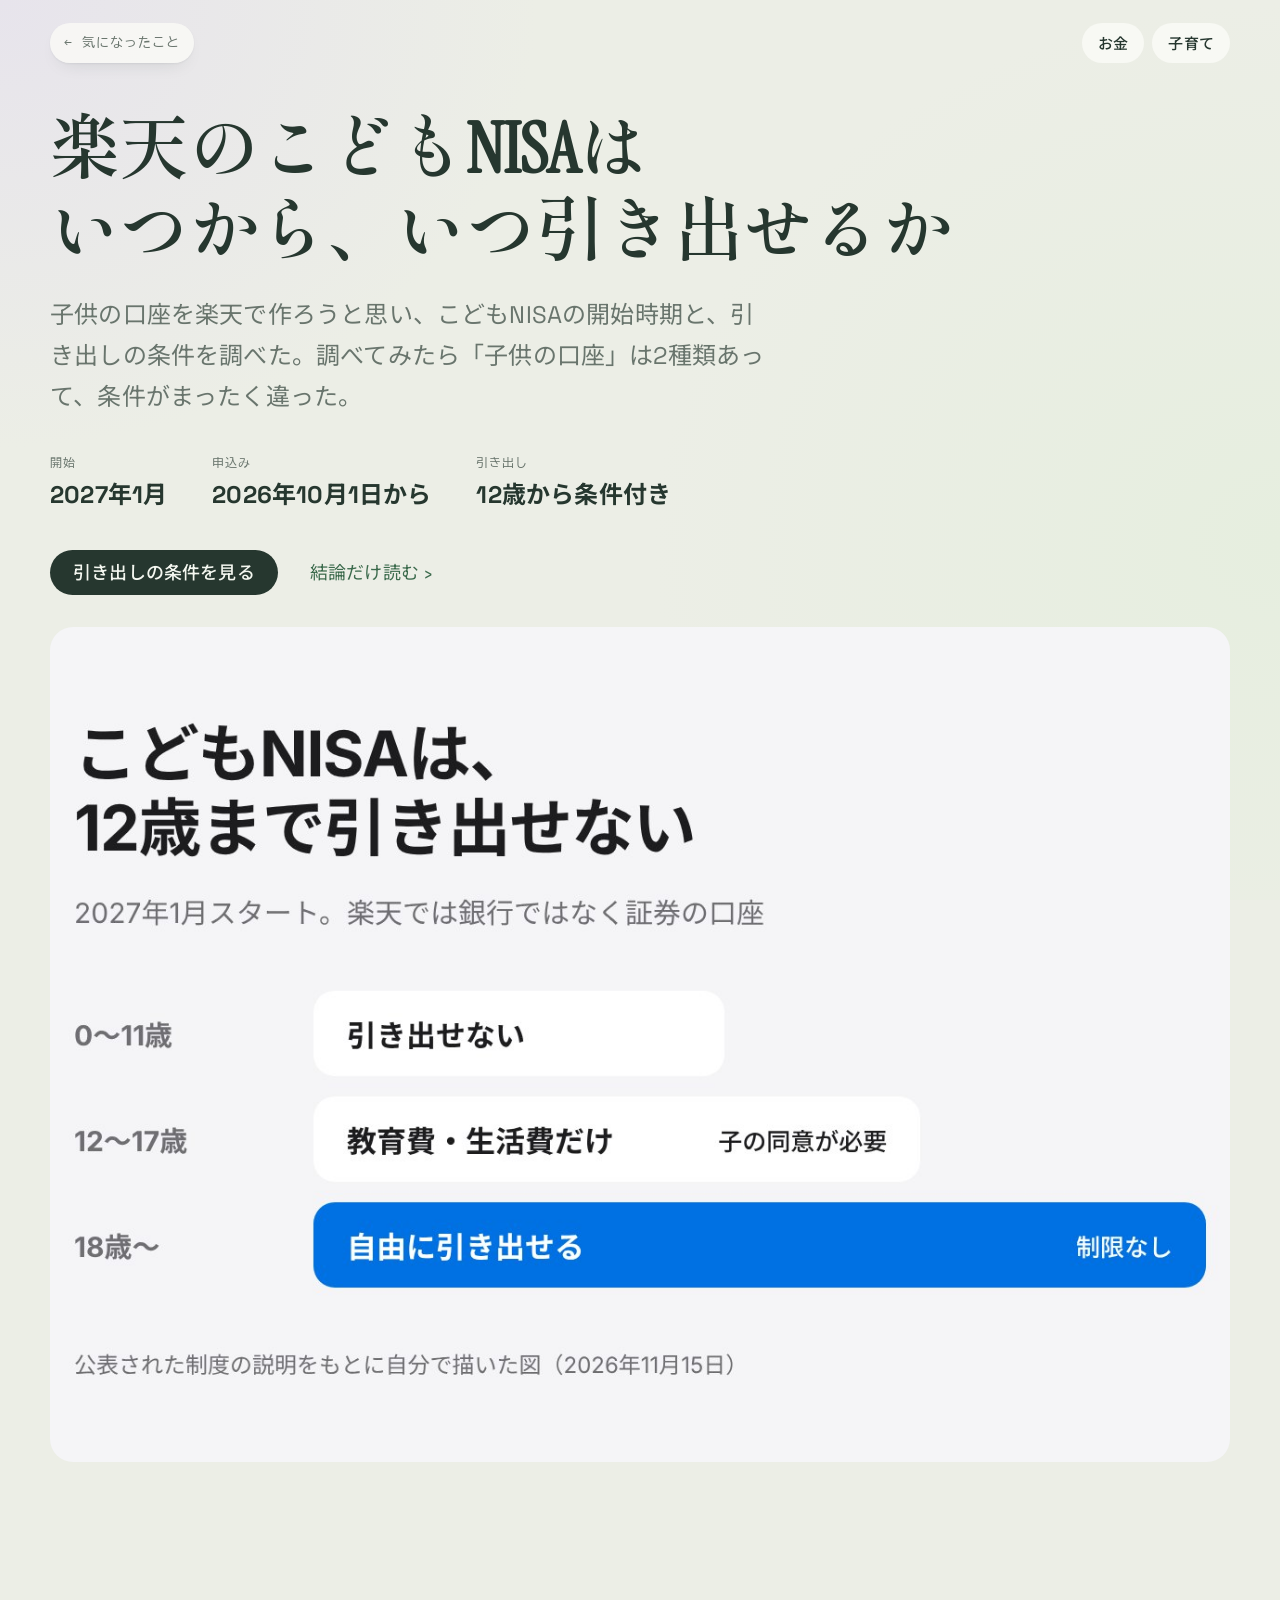
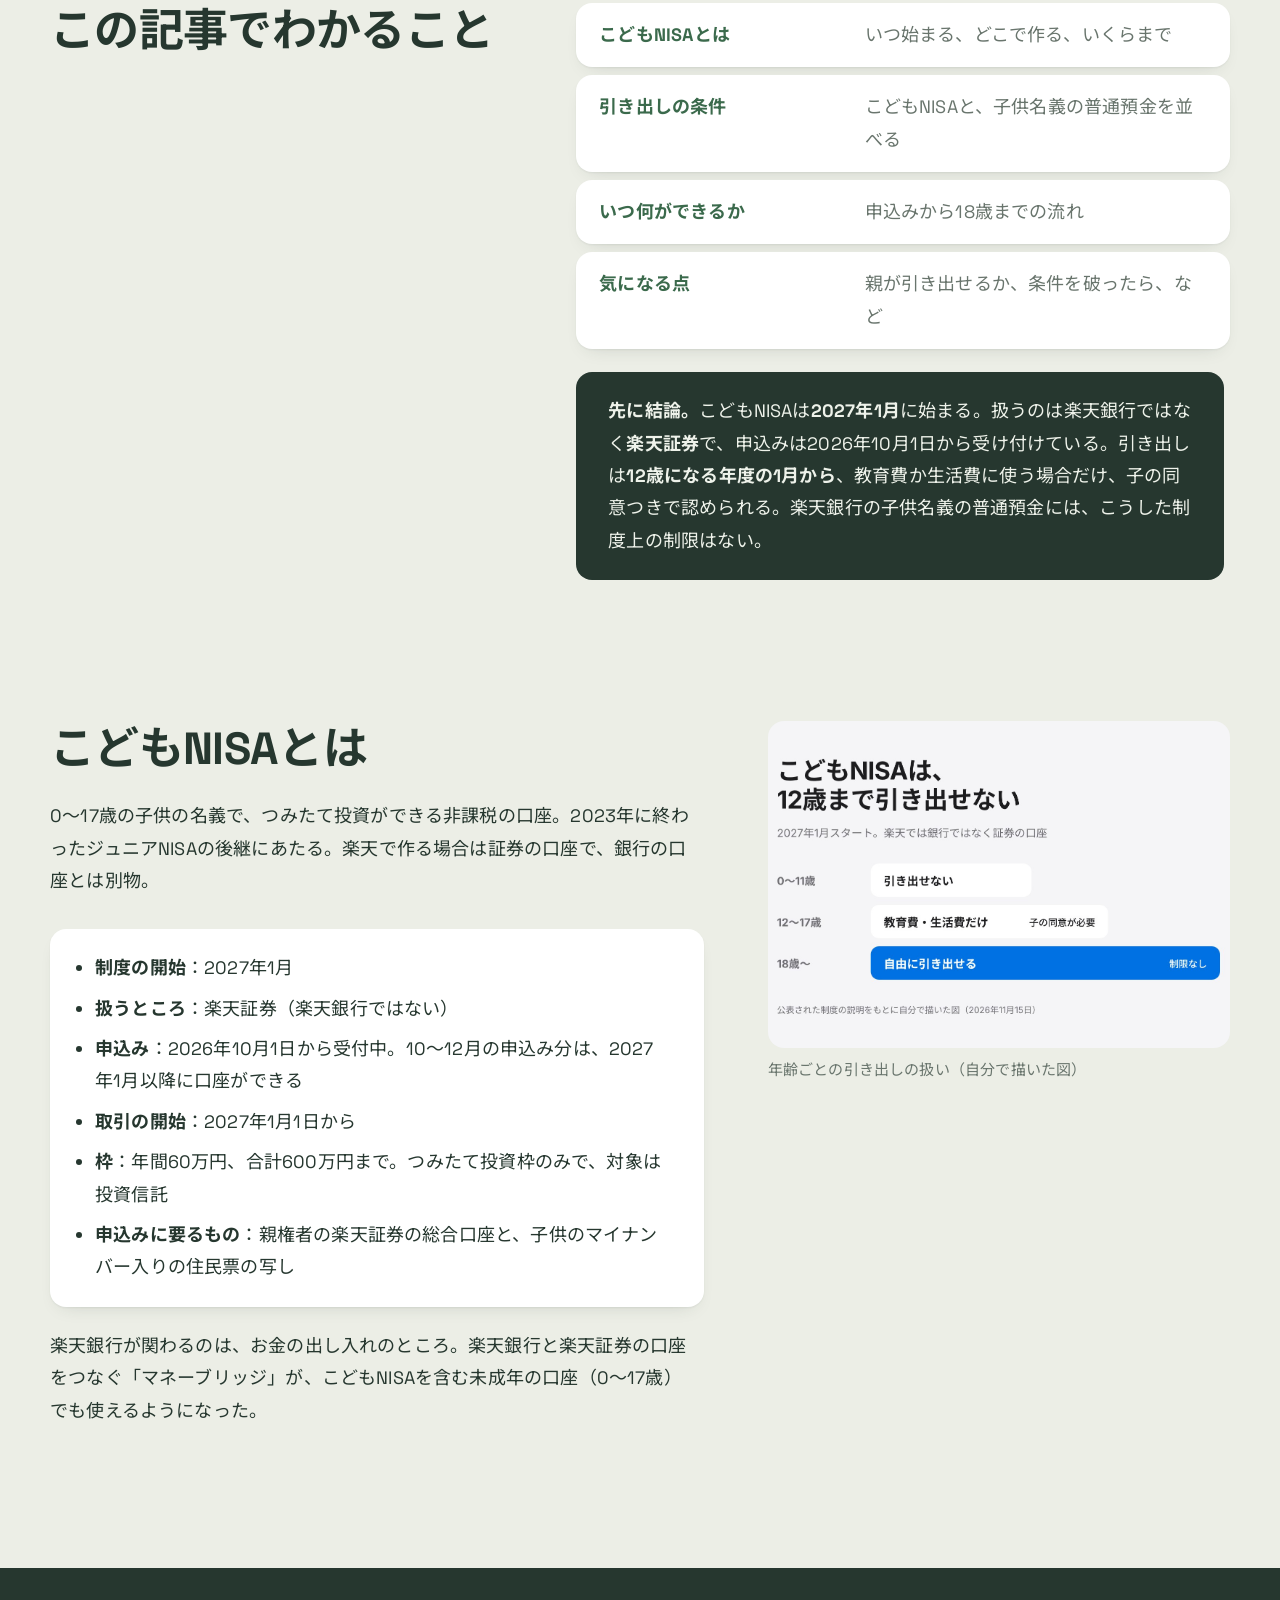
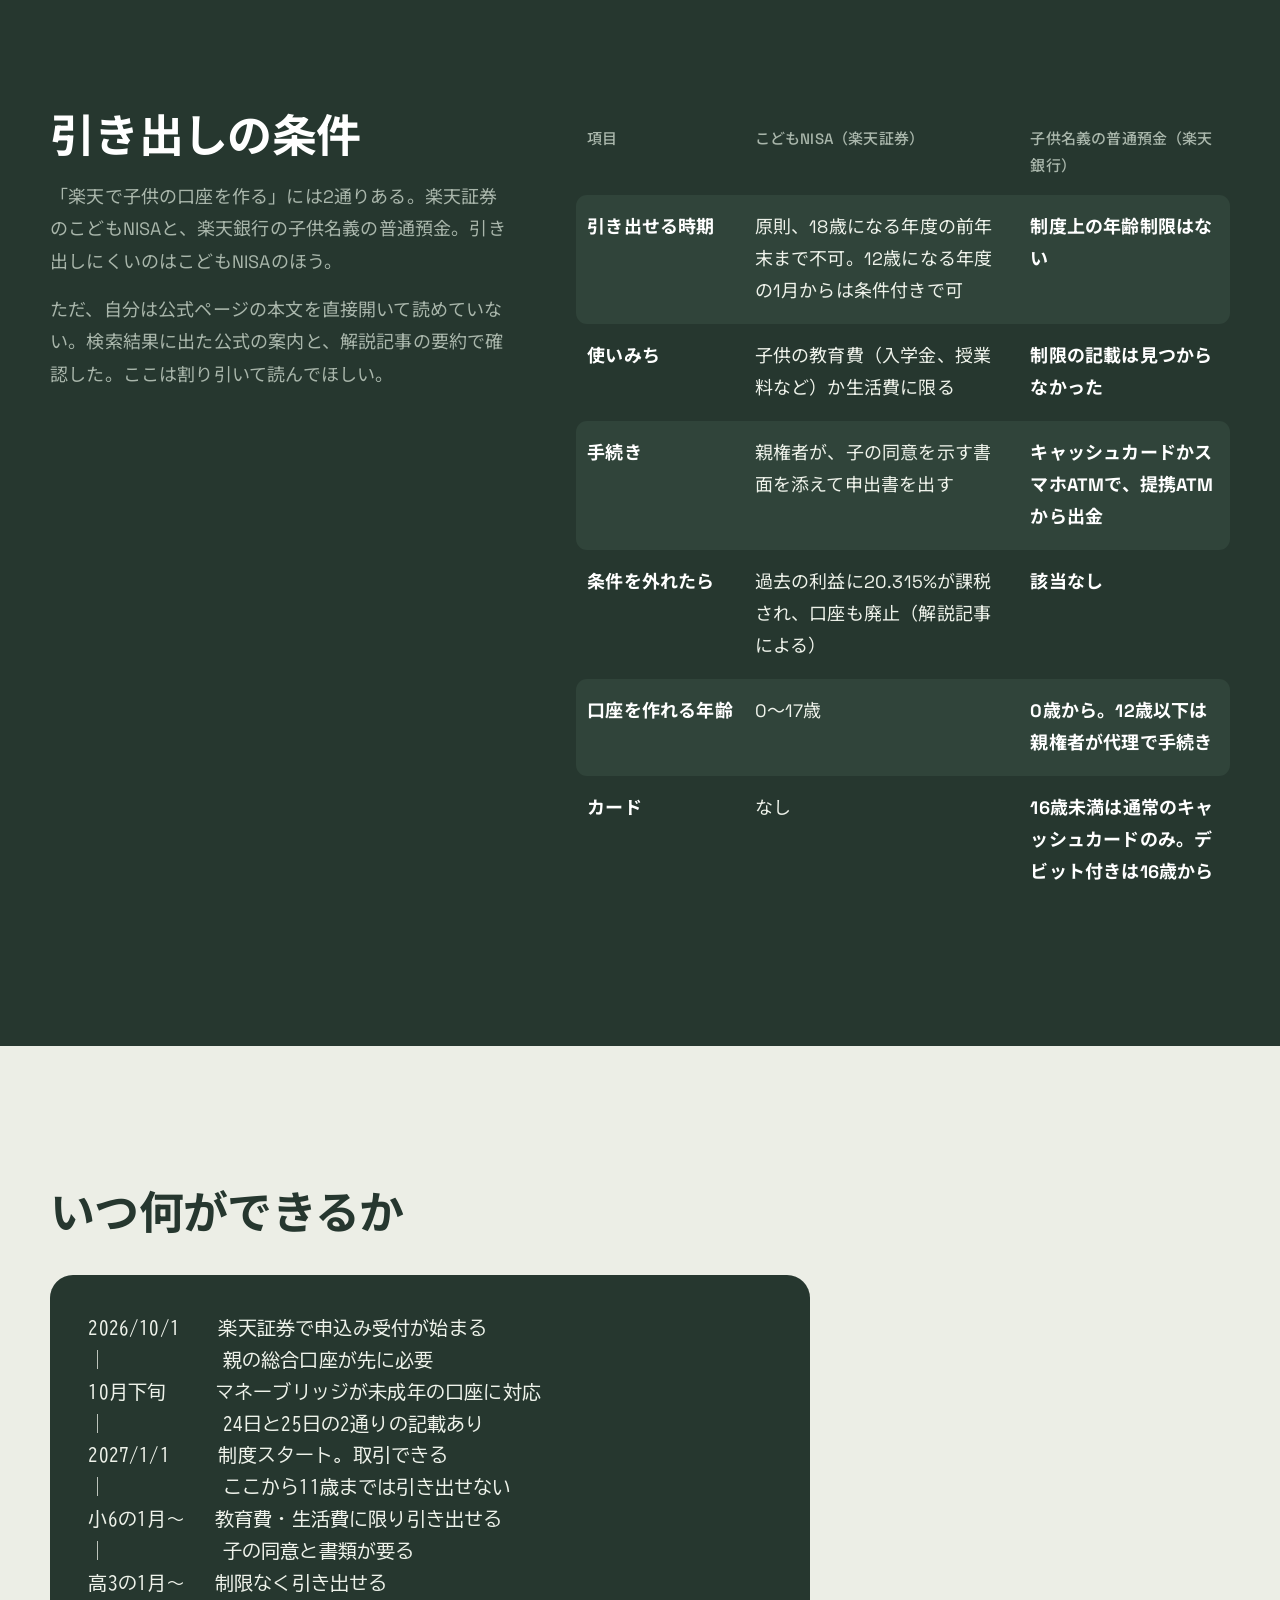
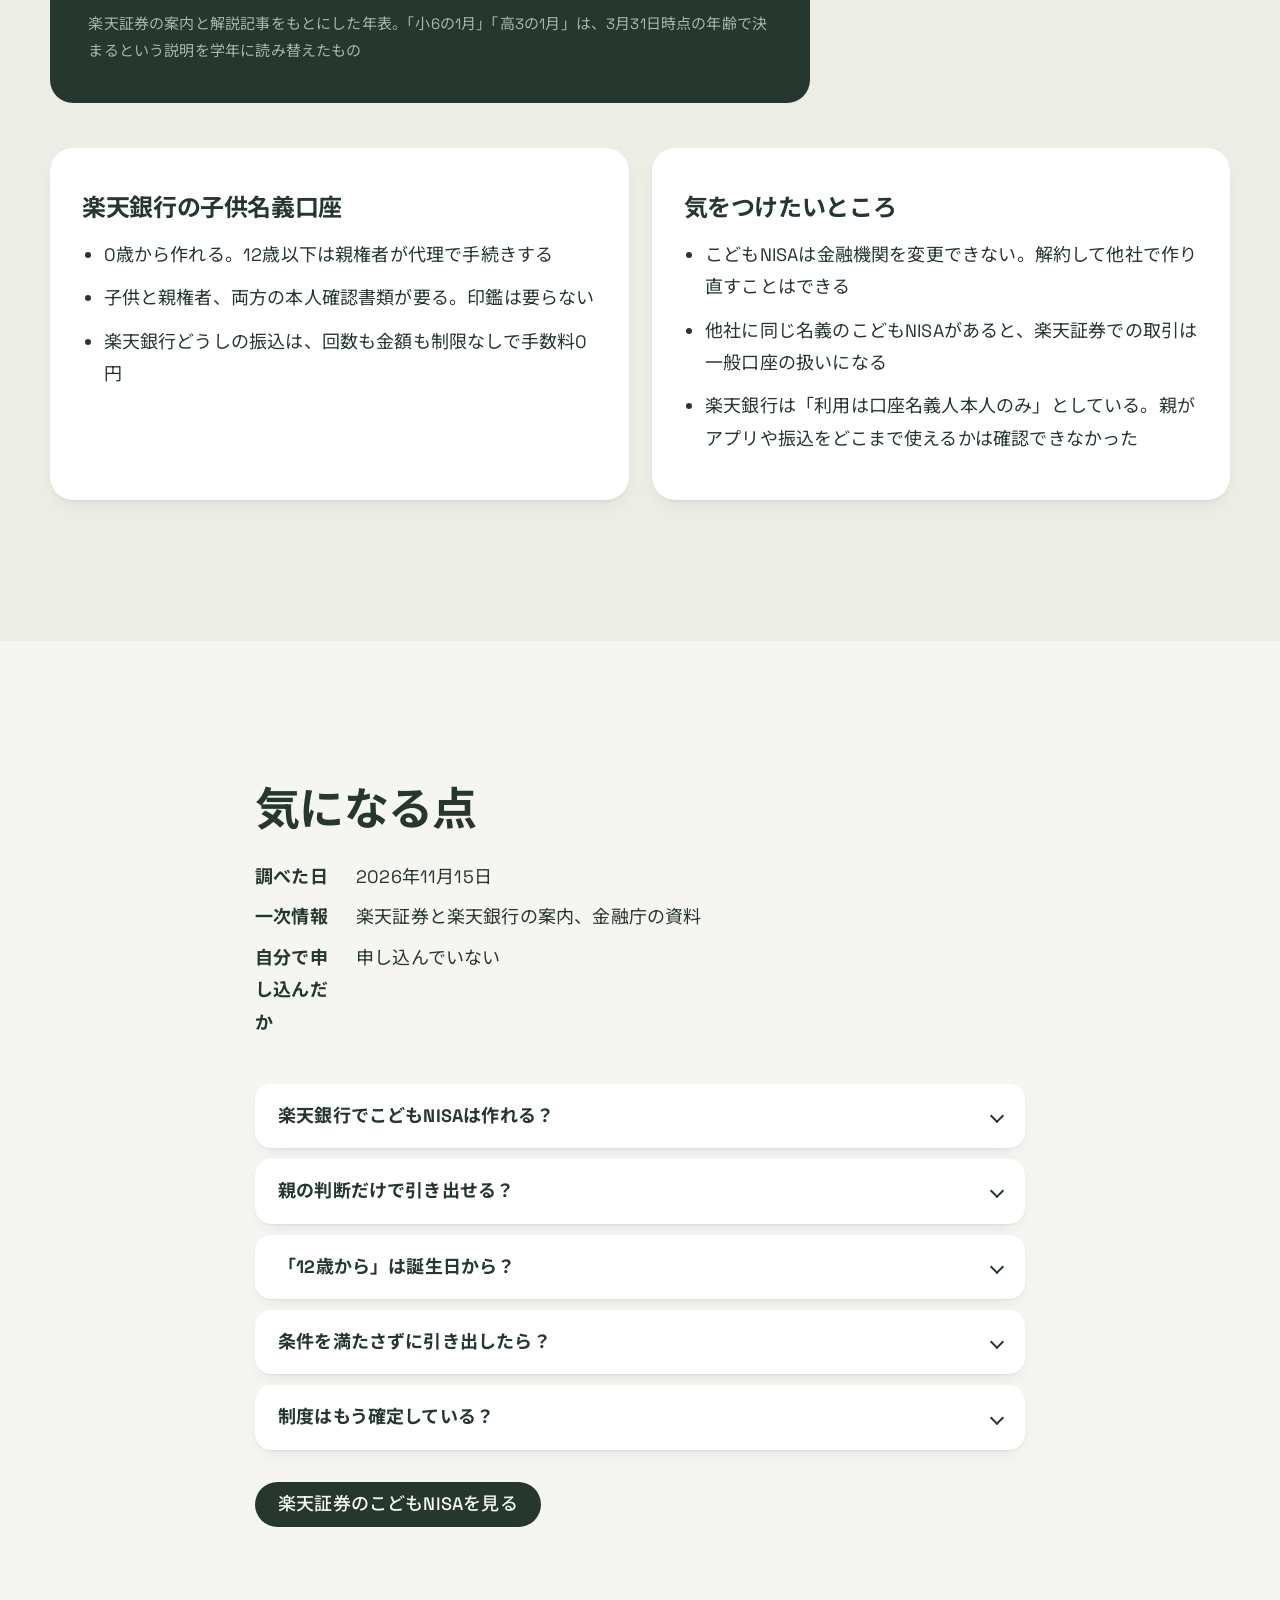
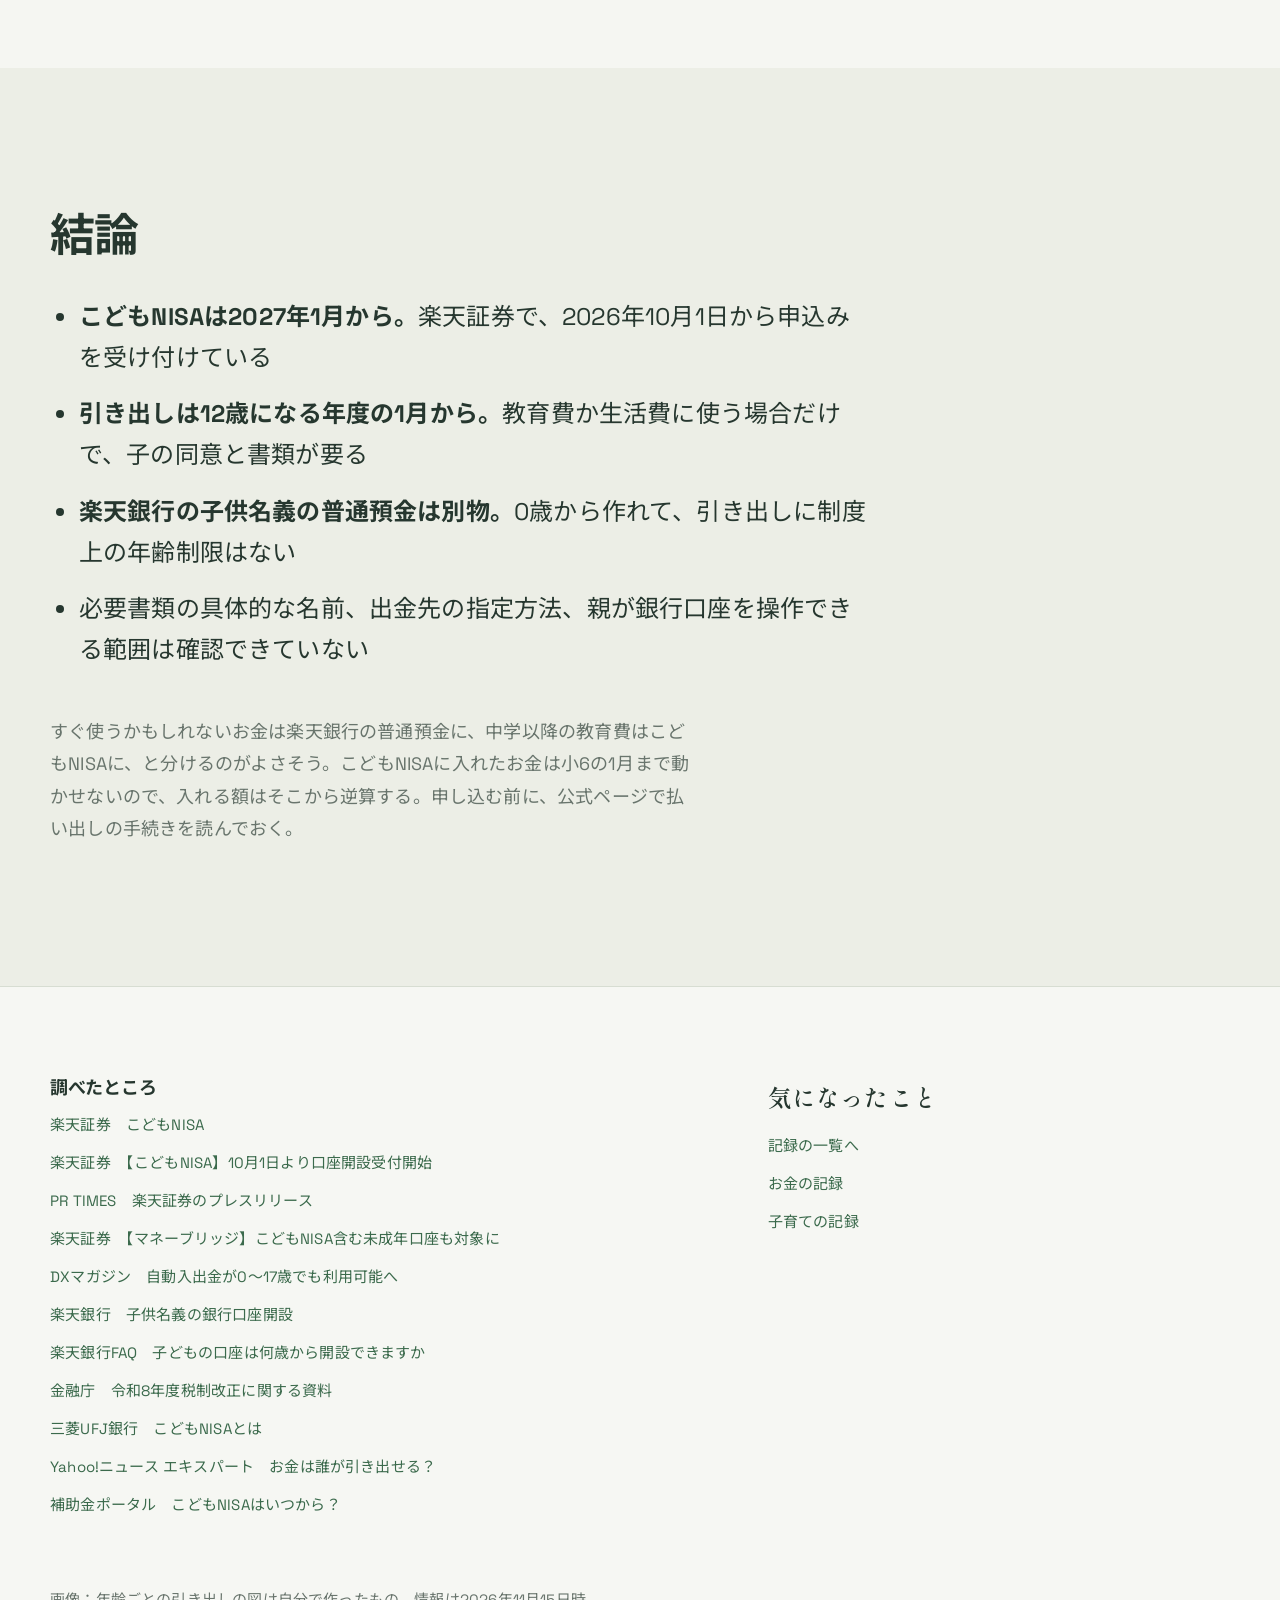
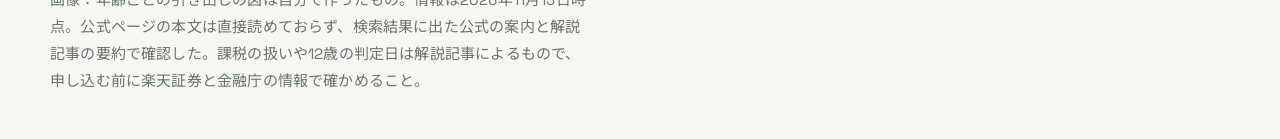
<file: site/posts/kodomo-nisa-rakuten/index.html>
<!doctype html>
<html lang="ja">
<head>
<meta charset="utf-8">
<meta name="viewport" content="width=device-width, initial-scale=1">
<title>楽天のこどもNISAはいつから、いつ引き出せるか ｜ 気になったこと</title>
<meta name="description" content="楽天でこどもNISAがいつ始まるのかと、子供名義の口座からお金を引き出す条件を調べた記録。こどもNISAは楽天証券、普通預金は楽天銀行で、条件がまったく違う。">
<link rel="preconnect" href="https://fonts.googleapis.com">
<link rel="preconnect" href="https://fonts.gstatic.com" crossorigin>
<link href="https://fonts.googleapis.com/css2?family=BIZ+UDGothic&family=IBM+Plex+Mono:wght@400;500&family=Instrument+Serif:ital@0;1&family=Shippori+Mincho:wght@500;600&family=Space+Grotesk:wght@400;500;700&family=Noto+Sans+JP:wght@400;500;700&display=swap" rel="stylesheet">
<link rel="stylesheet" href="../../css/site.css">
<link rel="stylesheet" href="../../css/article.css">
<link rel="stylesheet" href="post.css">
<script>document.documentElement.classList.add('js')</script>
</head>
<body>

<header class="hero">
  <img class="hero-photo" src="../../img/kodomo-nisa/withdraw.jpg" width="1440" height="900" alt="こどもNISAは0〜11歳は引き出せず、12〜17歳は教育費・生活費だけ、18歳からは自由に引き出せることを示した図">
  <div class="hero-card">
    <div class="hero-top">
      <a class="hero-home" href="../../">気になったこと</a>
      <ul class="tags" aria-label="タグ">
        <li><a class="tag" href="../../?tag=お金">お金</a></li>
        <li><a class="tag" href="../../?tag=子育て">子育て</a></li>
      </ul>
    </div>
    <h1>楽天のこどもNISAはいつから、いつ引き出せるか</h1>
    <p class="hero-lead">子供の口座を楽天で作ろうと思い、こどもNISAの開始時期と、引き出しの条件を調べた。調べてみたら「子供の口座」は2種類あって、条件がまったく違った。</p>
    <dl class="hero-facts">
      <div><dt>開始</dt><dd>2027年1月</dd></div>
      <div><dt>申込み</dt><dd>2026年10月1日から</dd></div>
      <div><dt>引き出し</dt><dd>12歳から条件付き</dd></div>
    </dl>
    <div class="hero-foot">
      <a class="btn" href="#compare-h">引き出しの条件を見る</a>
      <a href="#conclusion">結論だけ読む</a>
    </div>
  </div>
</header>

<main>

<section class="learn wrap" aria-labelledby="learn-h">
  <h2 id="learn-h" class="rise">この記事でわかること</h2>
  <div class="learn-body">
    <ul class="learn-list">
      <li class="rise" style="--i:1"><a href="#what-h">こどもNISAとは</a><span>いつ始まる、どこで作る、いくらまで</span></li>
      <li class="rise" style="--i:2"><a href="#compare-h">引き出しの条件</a><span>こどもNISAと、子供名義の普通預金を並べる</span></li>
      <li class="rise" style="--i:3"><a href="#when-h">いつ何ができるか</a><span>申込みから18歳までの流れ</span></li>
      <li class="rise" style="--i:4"><a href="#faq-h">気になる点</a><span>親が引き出せるか、条件を破ったら、など</span></li>
    </ul>
    <p class="learn-short rise" style="--i:3"><strong>先に結論。</strong>こどもNISAは<strong>2027年1月</strong>に始まる。扱うのは楽天銀行ではなく<strong>楽天証券</strong>で、申込みは2026年10月1日から受け付けている。引き出しは<strong>12歳になる年度の1月から</strong>、教育費か生活費に使う場合だけ、子の同意つきで認められる。楽天銀行の子供名義の普通預金には、こうした制度上の制限はない。</p>
  </div>
</section>

<section class="intro wrap" aria-labelledby="what-h">
  <div class="intro-text">
    <h2 id="what-h" class="rise">こどもNISAとは</h2>
    <p class="rise" style="--i:1">0〜17歳の子供の名義で、つみたて投資ができる非課税の口座。2023年に終わったジュニアNISAの後継にあたる。楽天で作る場合は証券の口座で、銀行の口座とは別物。</p>
    <ul class="intro-points rise" style="--i:2">
      <li><strong>制度の開始</strong>：2027年1月</li>
      <li><strong>扱うところ</strong>：楽天証券（楽天銀行ではない）</li>
      <li><strong>申込み</strong>：2026年10月1日から受付中。10〜12月の申込み分は、2027年1月以降に口座ができる</li>
      <li><strong>取引の開始</strong>：2027年1月1日から</li>
      <li><strong>枠</strong>：年間60万円、合計600万円まで。つみたて投資枠のみで、対象は投資信託</li>
      <li><strong>申込みに要るもの</strong>：親権者の楽天証券の総合口座と、子供のマイナンバー入りの住民票の写し</li>
    </ul>
    <p class="rise" style="--i:3">楽天銀行が関わるのは、お金の出し入れのところ。楽天銀行と楽天証券の口座をつなぐ「マネーブリッジ」が、こどもNISAを含む未成年の口座（0〜17歳）でも使えるようになった。</p>
  </div>
  <figure class="intro-plates">
    <div class="plate rise" style="--i:2">
      <img src="../../img/kodomo-nisa/withdraw.jpg" width="1440" height="900" alt="0〜11歳は引き出せない、12〜17歳は教育費・生活費だけで子の同意が必要、18歳からは制限なし" loading="lazy" decoding="async">
      <figcaption>年齢ごとの引き出しの扱い（自分で描いた図）</figcaption>
    </div>
  </figure>
</section>

<section class="changes" aria-labelledby="compare-h">
  <div class="wrap changes-inner">
    <div class="changes-head">
      <h2 id="compare-h" class="rise">引き出しの条件</h2>
      <p class="rise" style="--i:1">「楽天で子供の口座を作る」には2通りある。楽天証券のこどもNISAと、楽天銀行の子供名義の普通預金。引き出しにくいのはこどもNISAのほう。</p>
      <p class="rise" style="--i:2">ただ、自分は公式ページの本文を直接開いて読めていない。検索結果に出た公式の案内と、解説記事の要約で確認した。ここは割り引いて読んでほしい。</p>
    </div>
    <table class="diff stack">
      <caption class="visually-hidden">こどもNISAと、楽天銀行の子供名義の普通預金の比較</caption>
      <thead><tr><th scope="col">項目</th><th scope="col">こどもNISA（楽天証券）</th><th scope="col">子供名義の普通預金（楽天銀行）</th></tr></thead>
      <tbody>
        <tr><th scope="row">引き出せる時期</th><td data-label="こどもNISA（楽天証券）">原則、18歳になる年度の前年末まで不可。12歳になる年度の1月からは条件付きで可</td><td data-label="子供名義の普通預金（楽天銀行）">制度上の年齢制限はない</td></tr>
        <tr><th scope="row">使いみち</th><td data-label="こどもNISA（楽天証券）">子供の教育費（入学金、授業料など）か生活費に限る</td><td data-label="子供名義の普通預金（楽天銀行）">制限の記載は見つからなかった</td></tr>
        <tr><th scope="row">手続き</th><td data-label="こどもNISA（楽天証券）">親権者が、子の同意を示す書面を添えて申出書を出す</td><td data-label="子供名義の普通預金（楽天銀行）">キャッシュカードかスマホATMで、提携ATMから出金</td></tr>
        <tr><th scope="row">条件を外れたら</th><td data-label="こどもNISA（楽天証券）">過去の利益に20.315%が課税され、口座も廃止（解説記事による）</td><td data-label="子供名義の普通預金（楽天銀行）">該当なし</td></tr>
        <tr><th scope="row">口座を作れる年齢</th><td data-label="こどもNISA（楽天証券）">0〜17歳</td><td data-label="子供名義の普通預金（楽天銀行）">0歳から。12歳以下は親権者が代理で手続き</td></tr>
        <tr><th scope="row">カード</th><td data-label="こどもNISA（楽天証券）">なし</td><td data-label="子供名義の普通預金（楽天銀行）">16歳未満は通常のキャッシュカードのみ。デビット付きは16歳から</td></tr>
      </tbody>
    </table>
  </div>
</section>

<section class="verdict wrap" aria-labelledby="when-h">
  <h2 id="when-h" class="rise">いつ何ができるか</h2>
  <figure class="flow rise" style="--i:1">
<pre aria-label="こどもNISAの流れ。2026年10月1日に楽天証券で申込み受付が始まった。10月下旬にマネーブリッジが未成年の口座に対応。2027年1月1日に制度が始まり取引できる。12歳になる年度の1月から、教育費か生活費に限って引き出せる。18歳になる年度の1月から、制限なく引き出せる。">2026/10/1　　楽天証券で申込み受付が始まる
│　　　　　　親の総合口座が先に必要
10月下旬　　 マネーブリッジが未成年の口座に対応
│　　　　　　24日と25日の2通りの記載あり
2027/1/1　　 制度スタート。取引できる
│　　　　　　ここから11歳までは引き出せない
小6の1月〜　 教育費・生活費に限り引き出せる
│　　　　　　子の同意と書類が要る
高3の1月〜　 制限なく引き出せる</pre>
    <figcaption>楽天証券の案内と解説記事をもとにした年表。「小6の1月」「高3の1月」は、3月31日時点の年齢で決まるという説明を学年に読み替えたもの</figcaption>
  </figure>
  <div class="verdict-cols">
    <div class="verdict-col rise" style="--i:1">
      <h3>楽天銀行の子供名義口座</h3>
      <ul>
        <li>0歳から作れる。12歳以下は親権者が代理で手続きする</li>
        <li>子供と親権者、両方の本人確認書類が要る。印鑑は要らない</li>
        <li>楽天銀行どうしの振込は、回数も金額も制限なしで手数料0円</li>
      </ul>
    </div>
    <div class="verdict-col rise" style="--i:2">
      <h3>気をつけたいところ</h3>
      <ul>
        <li>こどもNISAは金融機関を変更できない。解約して他社で作り直すことはできる</li>
        <li>他社に同じ名義のこどもNISAがあると、楽天証券での取引は一般口座の扱いになる</li>
        <li>楽天銀行は「利用は口座名義人本人のみ」としている。親がアプリや振込をどこまで使えるかは確認できなかった</li>
      </ul>
    </div>
  </div>
</section>

<section class="faq" aria-labelledby="faq-h">
  <div class="wrap faq-inner faq-solo">
    <div class="faq-left">
      <h2 id="faq-h" class="rise">気になる点</h2>
      <dl class="faq-facts rise" style="--i:1">
        <div><dt>調べた日</dt><dd>2026年11月15日</dd></div>
        <div><dt>一次情報</dt><dd>楽天証券と楽天銀行の案内、金融庁の資料</dd></div>
        <div><dt>自分で申し込んだか</dt><dd>申し込んでいない</dd></div>
      </dl>
      <div class="qa">
        <details class="rise">
          <summary>楽天銀行でこどもNISAは作れる？</summary>
          <p>作れない。NISAは証券会社の口座なので、楽天なら楽天証券で作る。楽天銀行は、マネーブリッジで入出金をつなぐ役。</p>
        </details>
        <details class="rise">
          <summary>親の判断だけで引き出せる？</summary>
          <p>引き出せない。12歳以降でも、子供本人が同意していることを示す書面が要る。使いみちも子供の教育費か生活費に限られる。</p>
        </details>
        <details class="rise">
          <summary>「12歳から」は誕生日から？</summary>
          <p>誕生日ではない。「その年の3月31日時点で12歳である年の1月1日以降」とする説明が多い。学年でいうと小学6年生の1月から。中学の入学費用には間に合う形になっている。</p>
        </details>
        <details class="rise">
          <summary>条件を満たさずに引き出したら？</summary>
          <p>それまでの利益にさかのぼって20.315%が課税され、口座も廃止されるという解説がある。災害で家が全壊した場合などは例外で、税務署長の確認が要る。</p>
        </details>
        <details class="rise">
          <summary>制度はもう確定している？</summary>
          <p>確認しきれていない。金融庁の資料には「関連法案は通常国会で審議予定」とあり、成立したという記載は今回の検索では見つけられなかった。ただ、各社がすでに申込みを受け付けている。</p>
        </details>
      </div>
      <a class="btn faq-btn" href="https://www.rakuten-sec.co.jp/web/nisa/kodomo-nisa/" rel="noopener">楽天証券のこどもNISAを見る</a>
    </div>
  </div>
</section>

<section id="conclusion" class="conclusion wrap" aria-labelledby="conclusion-h">
  <h2 id="conclusion-h" class="rise">結論</h2>
  <ul class="conclusion-list">
    <li class="rise"><strong>こどもNISAは2027年1月から。</strong>楽天証券で、2026年10月1日から申込みを受け付けている</li>
    <li class="rise" style="--i:1"><strong>引き出しは12歳になる年度の1月から。</strong>教育費か生活費に使う場合だけで、子の同意と書類が要る</li>
    <li class="rise" style="--i:2"><strong>楽天銀行の子供名義の普通預金は別物。</strong>0歳から作れて、引き出しに制度上の年齢制限はない</li>
    <li class="rise" style="--i:3">必要書類の具体的な名前、出金先の指定方法、親が銀行口座を操作できる範囲は確認できていない</li>
  </ul>
  <p class="conclusion-close rise">すぐ使うかもしれないお金は楽天銀行の普通預金に、中学以降の教育費はこどもNISAに、と分けるのがよさそう。こどもNISAに入れたお金は小6の1月まで動かせないので、入れる額はそこから逆算する。申し込む前に、公式ページで払い出しの手続きを読んでおく。</p>
</section>

</main>

<footer class="back">
  <div class="back-card">
    <div class="back-msg">
      <h2>調べたところ</h2>
      <ul class="sources">
        <li><a href="https://www.rakuten-sec.co.jp/web/nisa/kodomo-nisa/" rel="noopener">楽天証券　こどもNISA</a></li>
        <li><a href="https://www.rakuten-sec.co.jp/web/info/info20260911-02.html" rel="noopener">楽天証券　【こどもNISA】10月1日より口座開設受付開始</a></li>
        <li><a href="https://prtimes.jp/main/html/rd/p/000000754.000011088.html" rel="noopener">PR TIMES　楽天証券のプレスリリース</a></li>
        <li><a href="https://www.rakuten-sec.co.jp/web/info/info20261013-03.html" rel="noopener">楽天証券　【マネーブリッジ】こどもNISA含む未成年口座も対象に</a></li>
        <li><a href="https://dxmagazine.jp/news/2658ko59/" rel="noopener">DXマガジン　自動入出金が0〜17歳でも利用可能へ</a></li>
        <li><a href="https://www.rakuten-bank.co.jp/account/netbank/kids/" rel="noopener">楽天銀行　子供名義の銀行口座開設</a></li>
        <li><a href="https://help.rakuten-bank.net/faq/show/5241?category_id=51&amp;site_domain=individual" rel="noopener">楽天銀行FAQ　子どもの口座は何歳から開設できますか</a></li>
        <li><a href="https://www.fsa.go.jp/access/r7/270/270_03.pdf" rel="noopener">金融庁　令和8年度税制改正に関する資料</a></li>
        <li><a href="https://www.bk.mufg.jp/column/shisan_unyo/b0179.html" rel="noopener">三菱UFJ銀行　こどもNISAとは</a></li>
        <li><a href="https://news.yahoo.co.jp/expert/articles/e1df1180bebe0a6394591e5929f8d2f59208651d" rel="noopener">Yahoo!ニュース エキスパート　お金は誰が引き出せる？</a></li>
        <li><a href="https://hojyokin-portal.jp/columns/kodomo-nisa" rel="noopener">補助金ポータル　こどもNISAはいつから？</a></li>
      </ul>
    </div>
    <div class="back-addr">
      <p class="back-sign">気になったこと</p>
      <ul class="back-links">
        <li><a href="../../">記録の一覧へ</a></li>
        <li><a href="../../?tag=お金">お金の記録</a></li>
        <li><a href="../../?tag=子育て">子育ての記録</a></li>
      </ul>
    </div>
    <p class="imprint">画像：年齢ごとの引き出しの図は自分で作ったもの。情報は2026年11月15日時点。公式ページの本文は直接読めておらず、検索結果に出た公式の案内と解説記事の要約で確認した。課税の扱いや12歳の判定日は解説記事によるもので、申し込む前に楽天証券と金融庁の情報で確かめること。</p>
  </div>
</footer>

<script src="../../js/rise.js"></script>
</body>
</html>
</file>
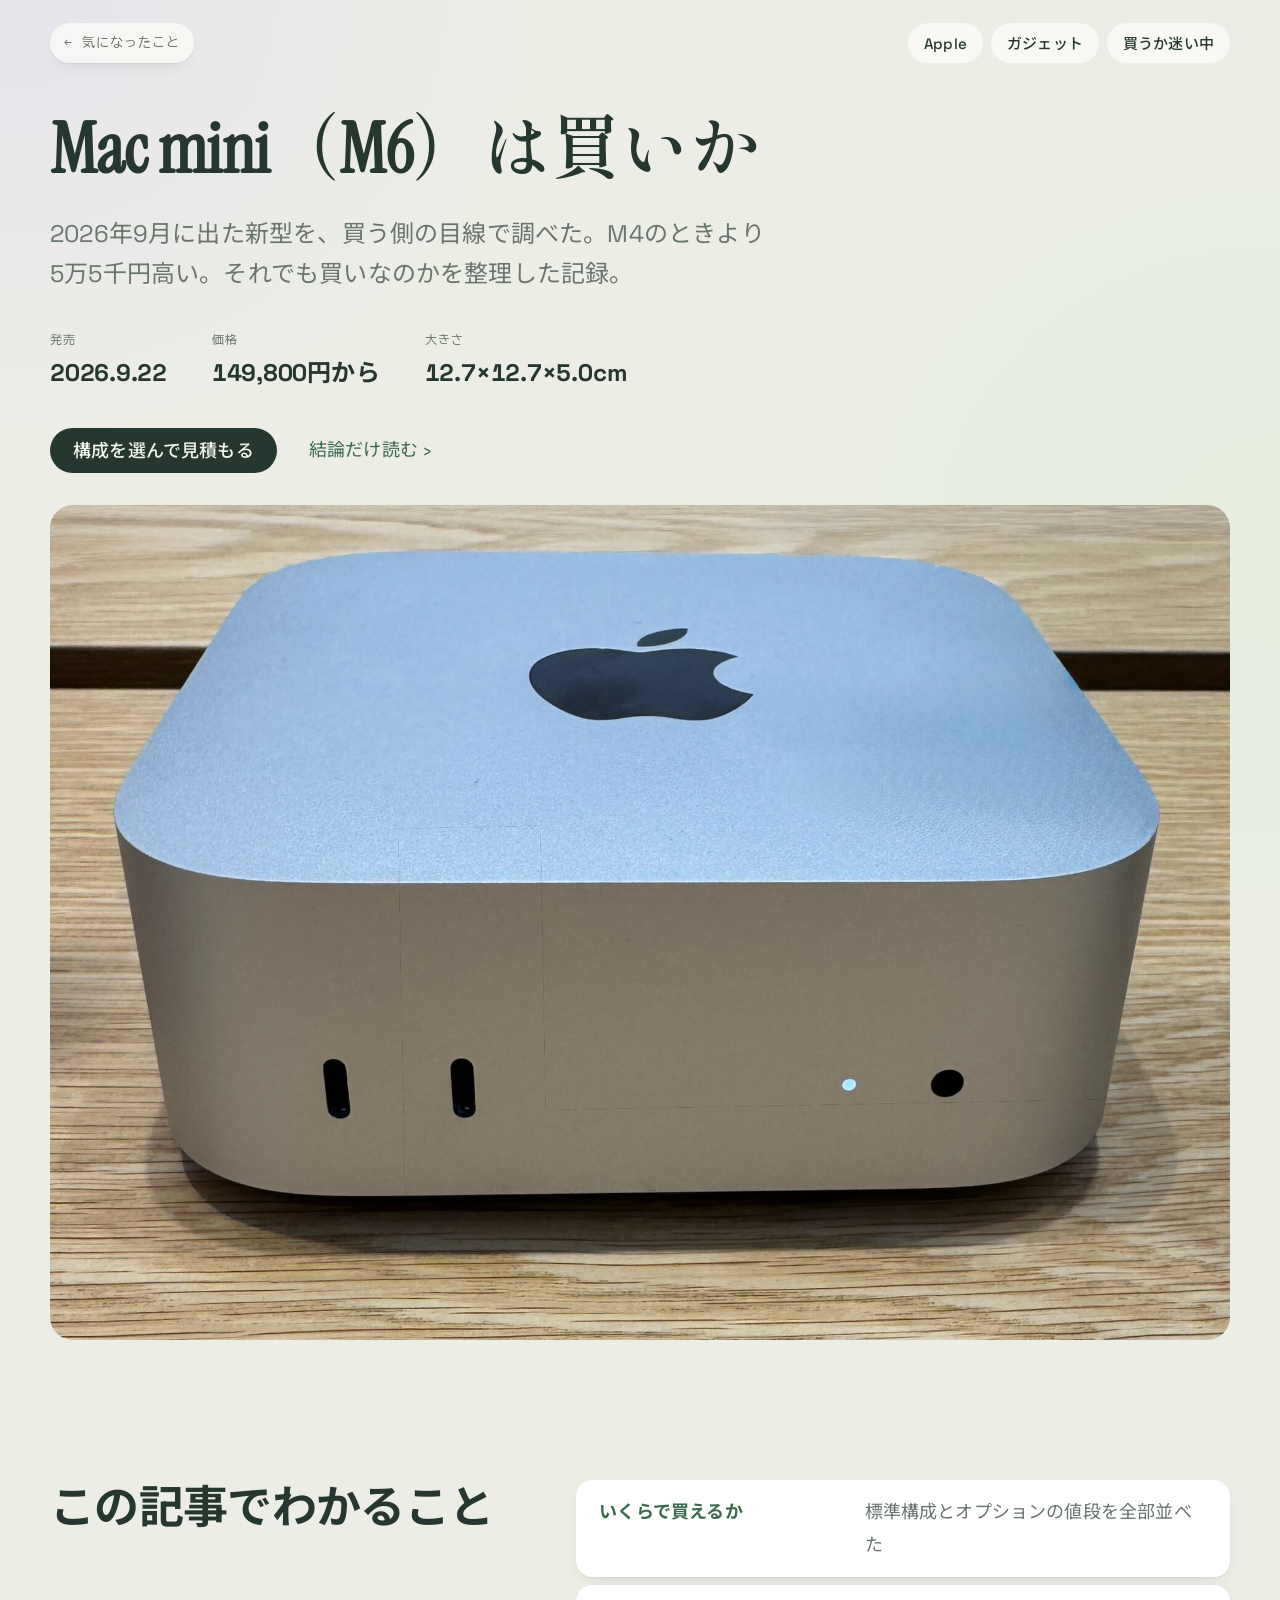
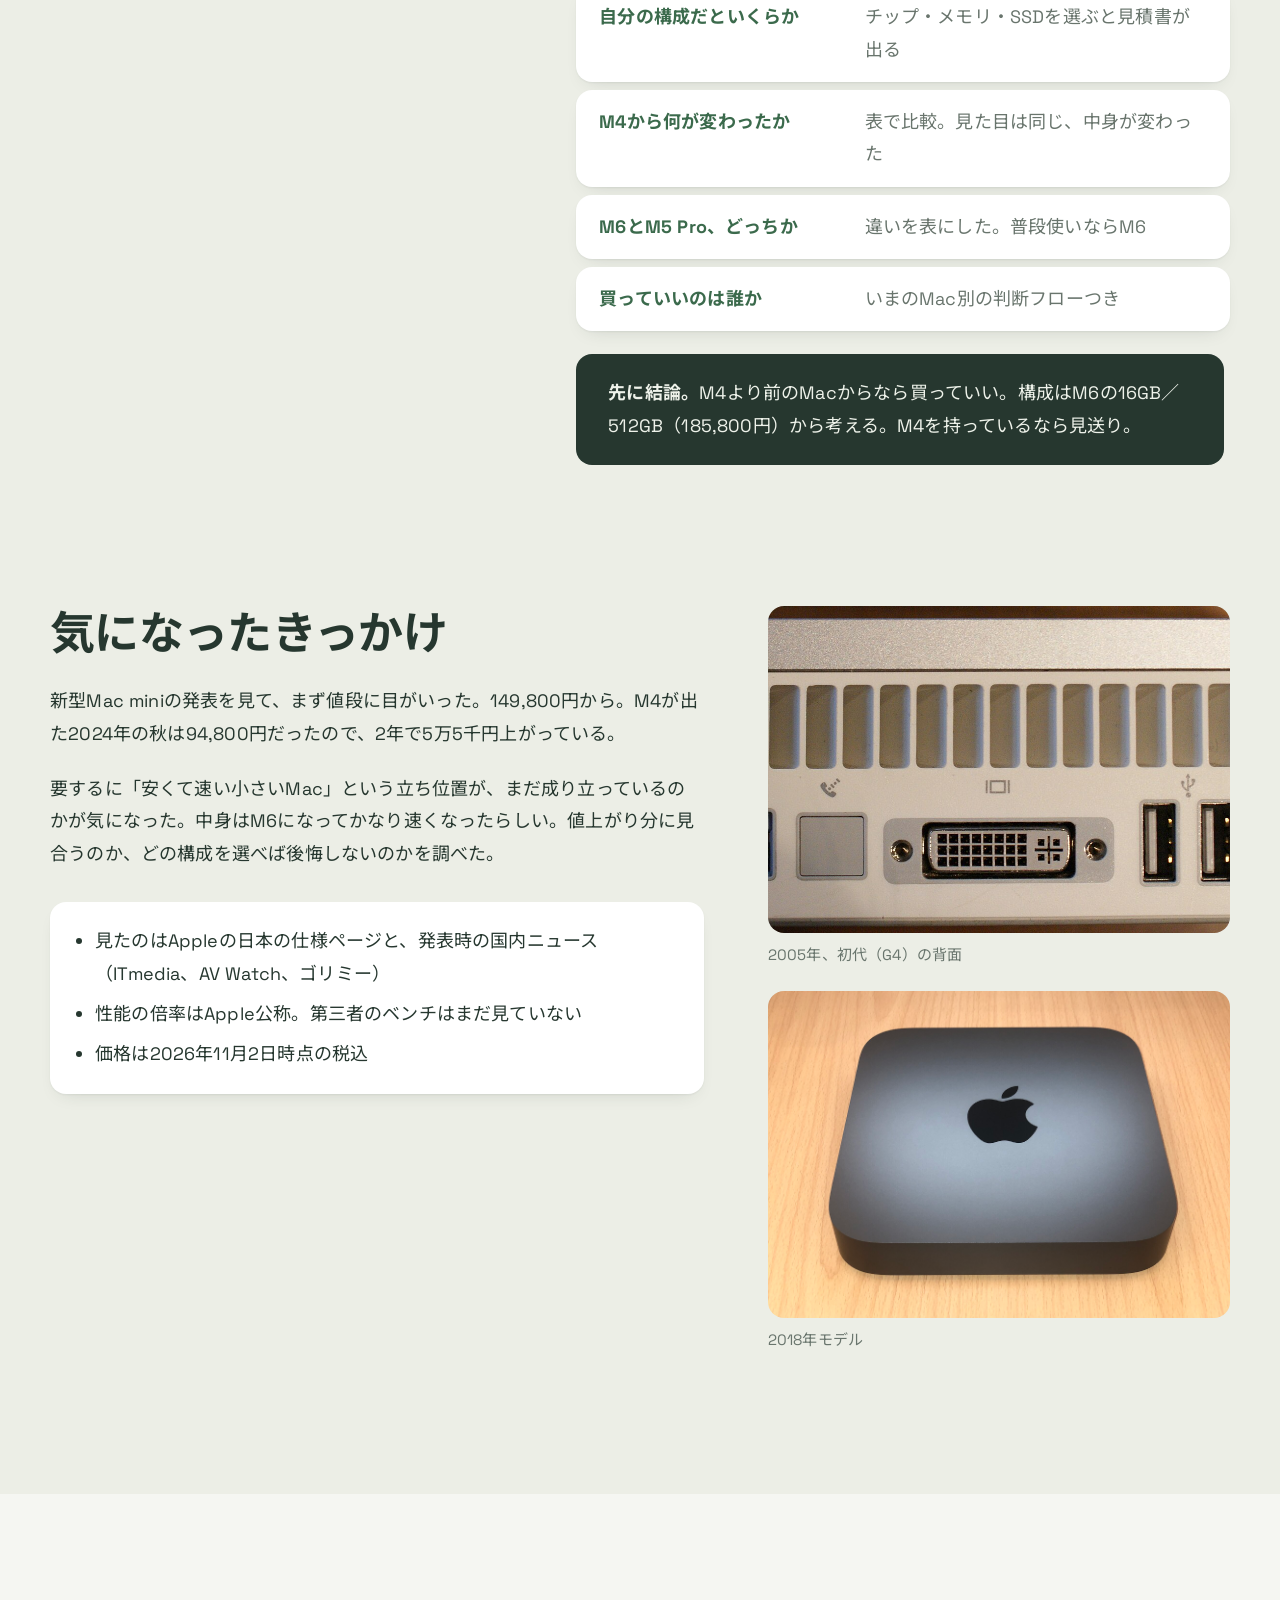
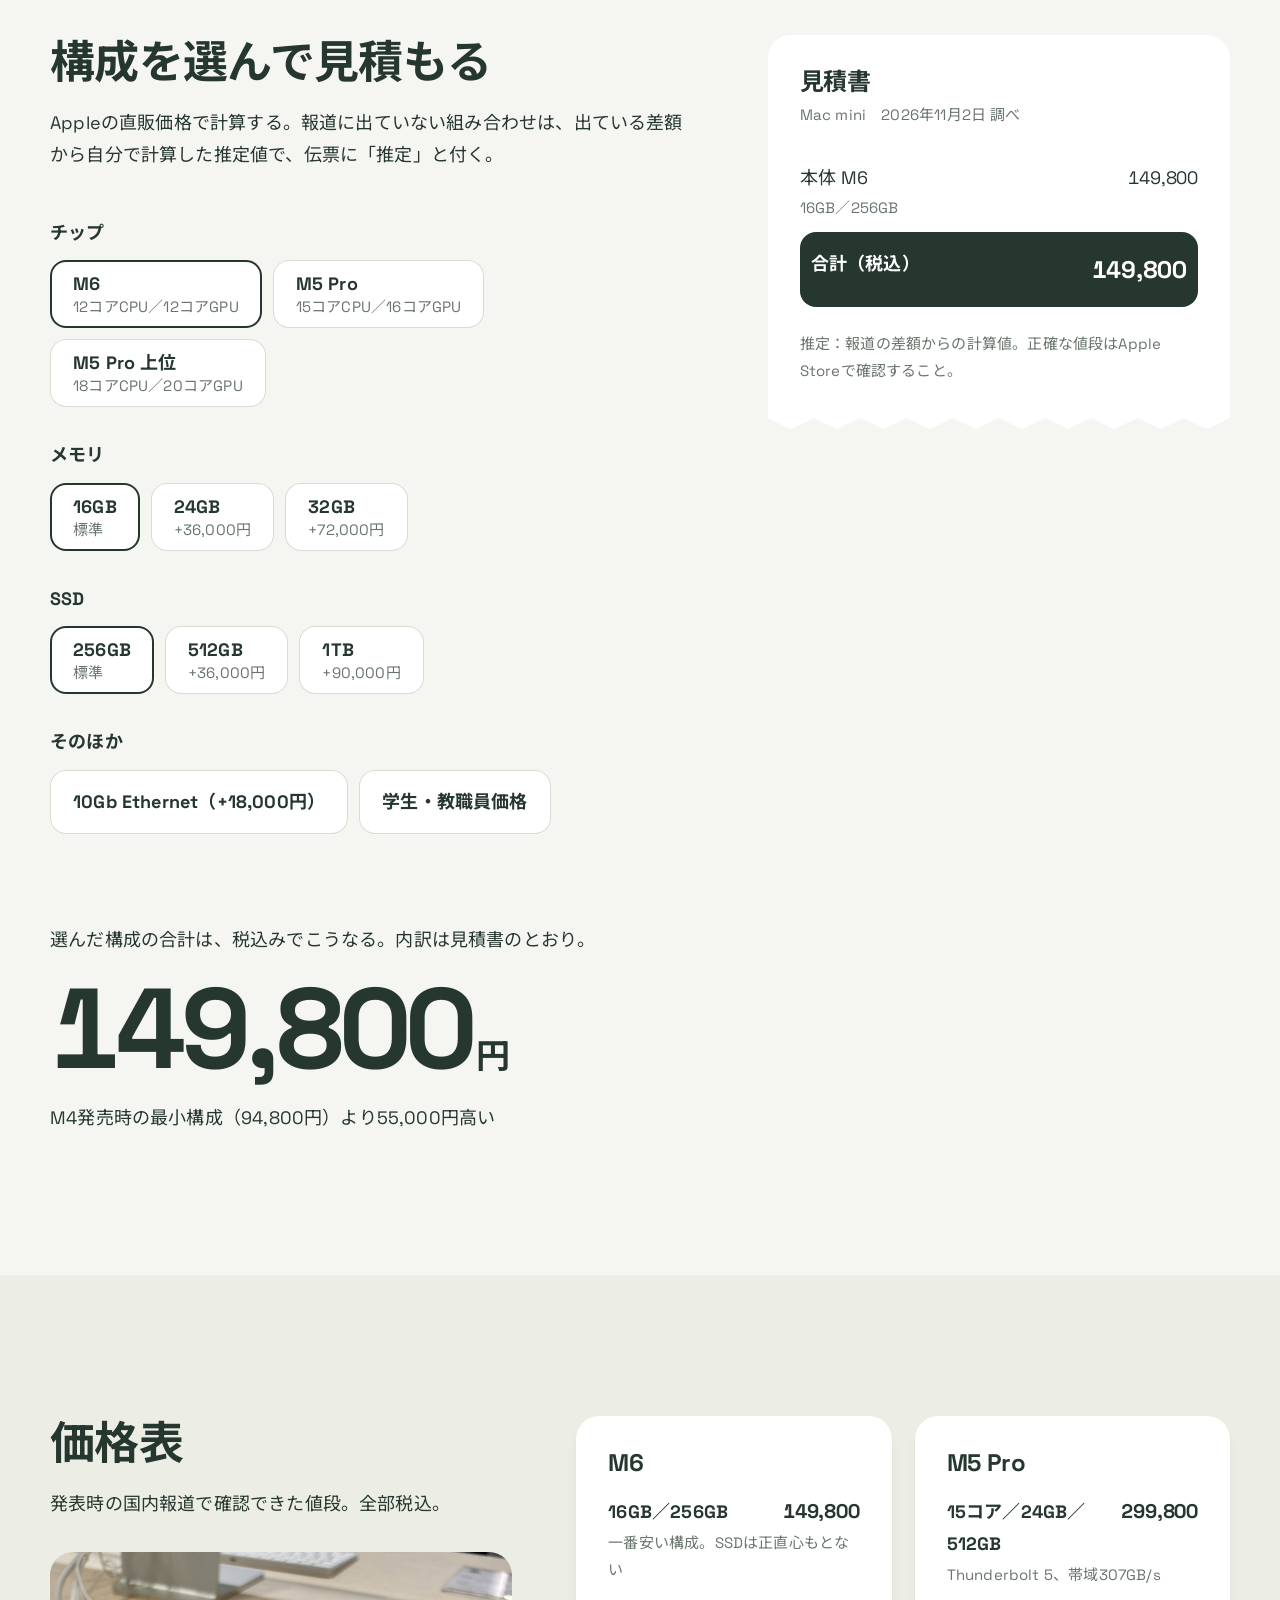
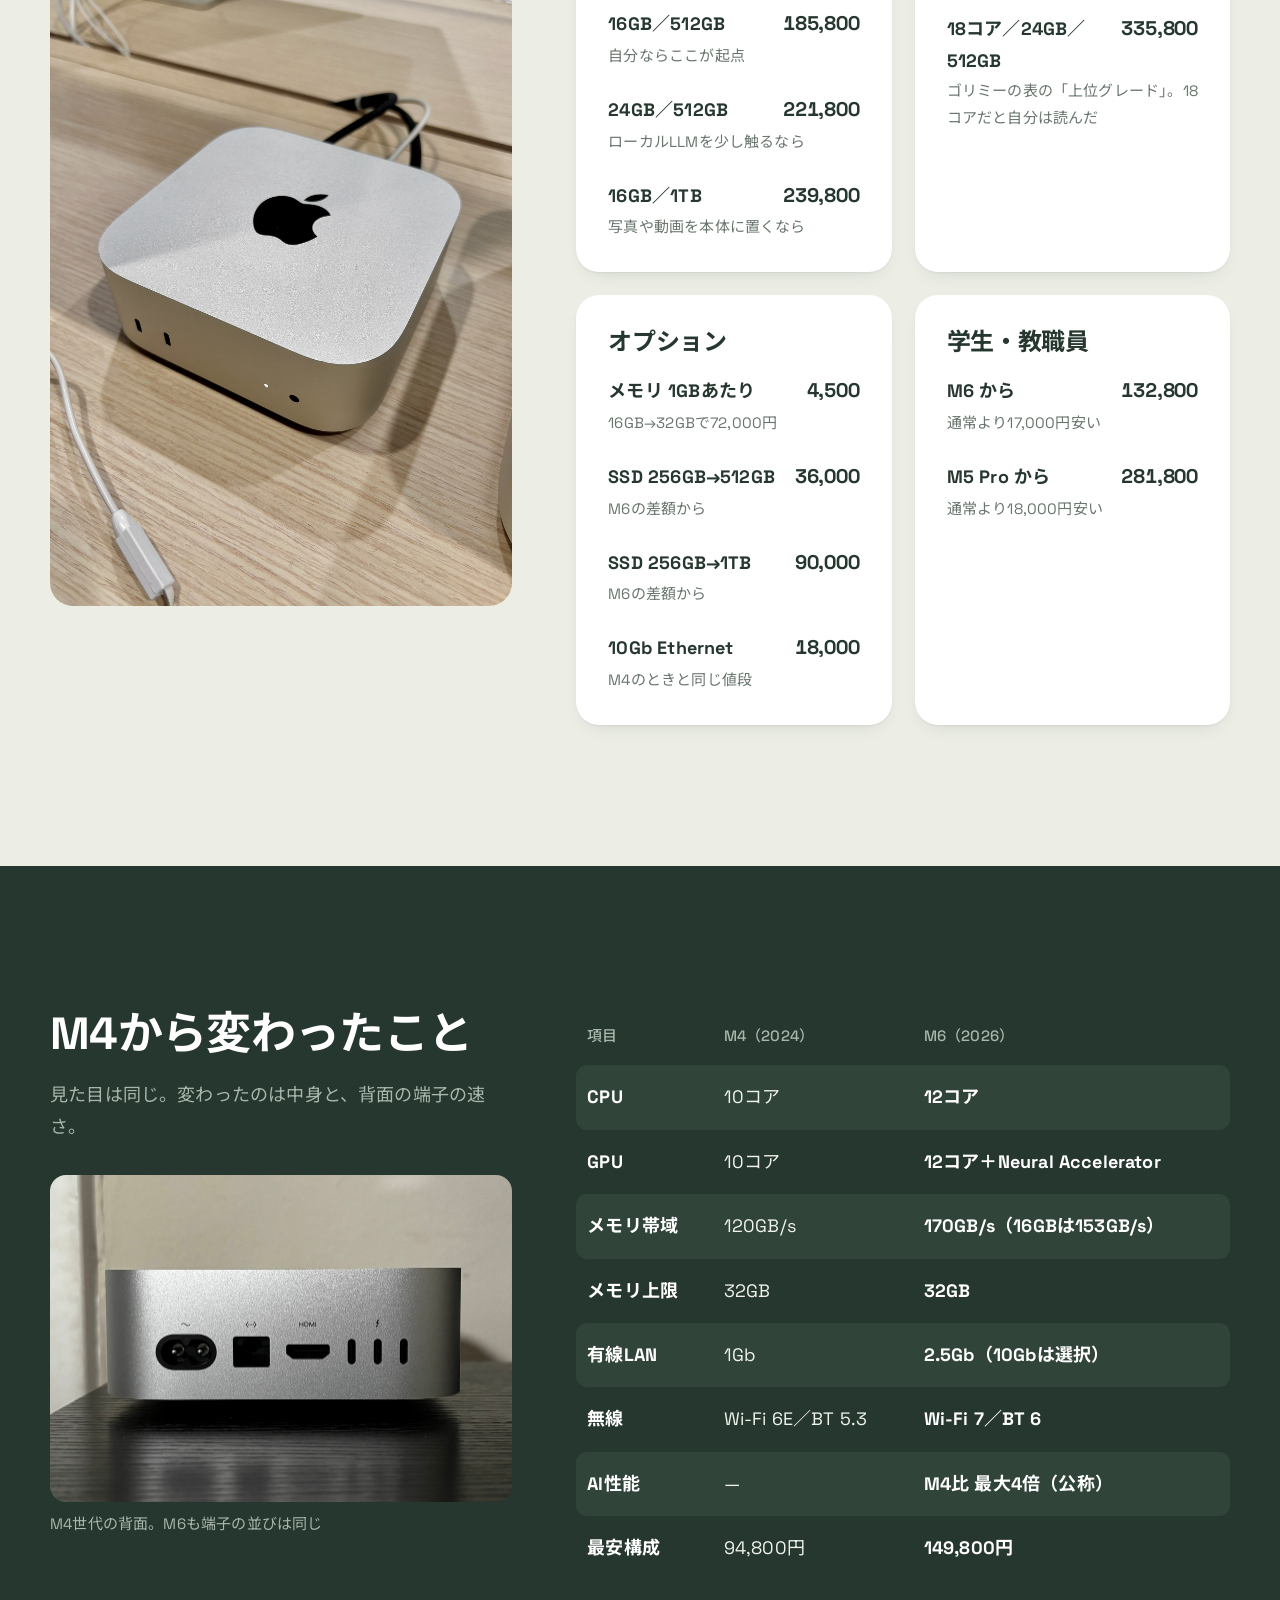
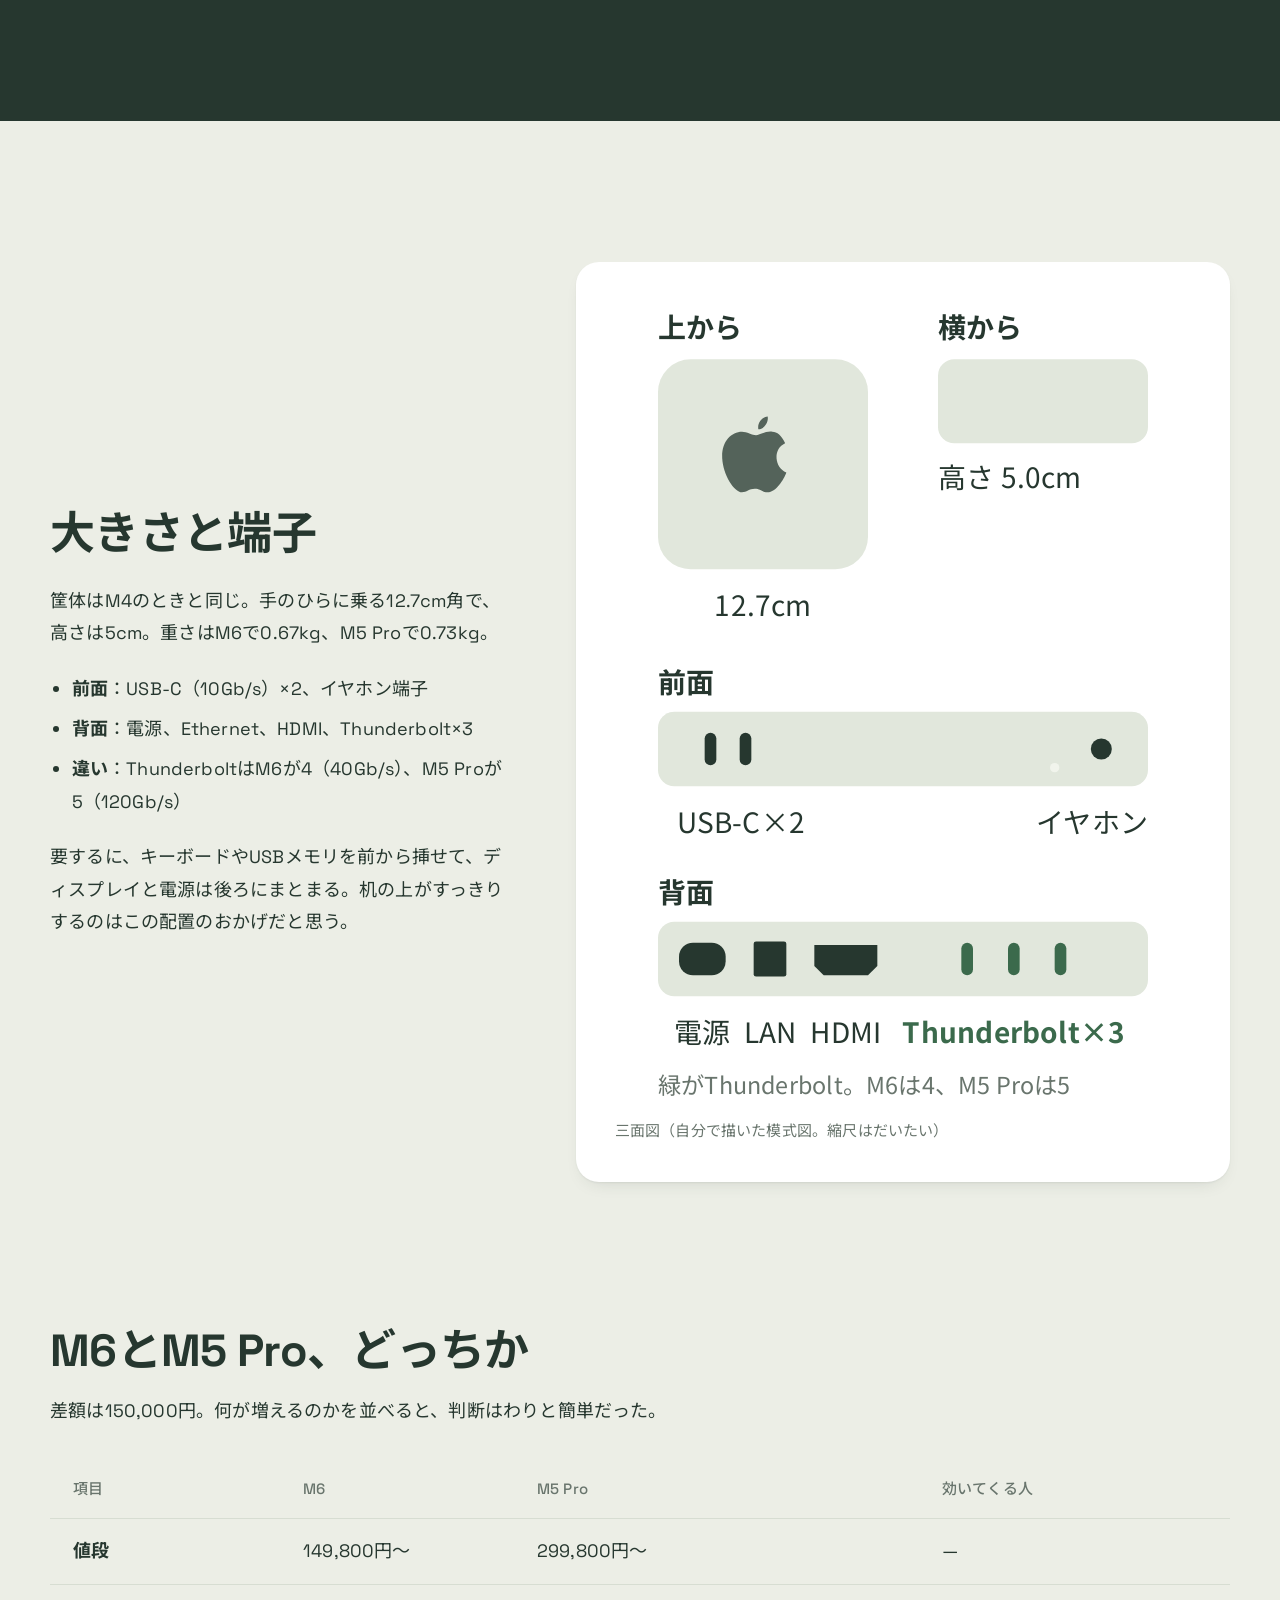
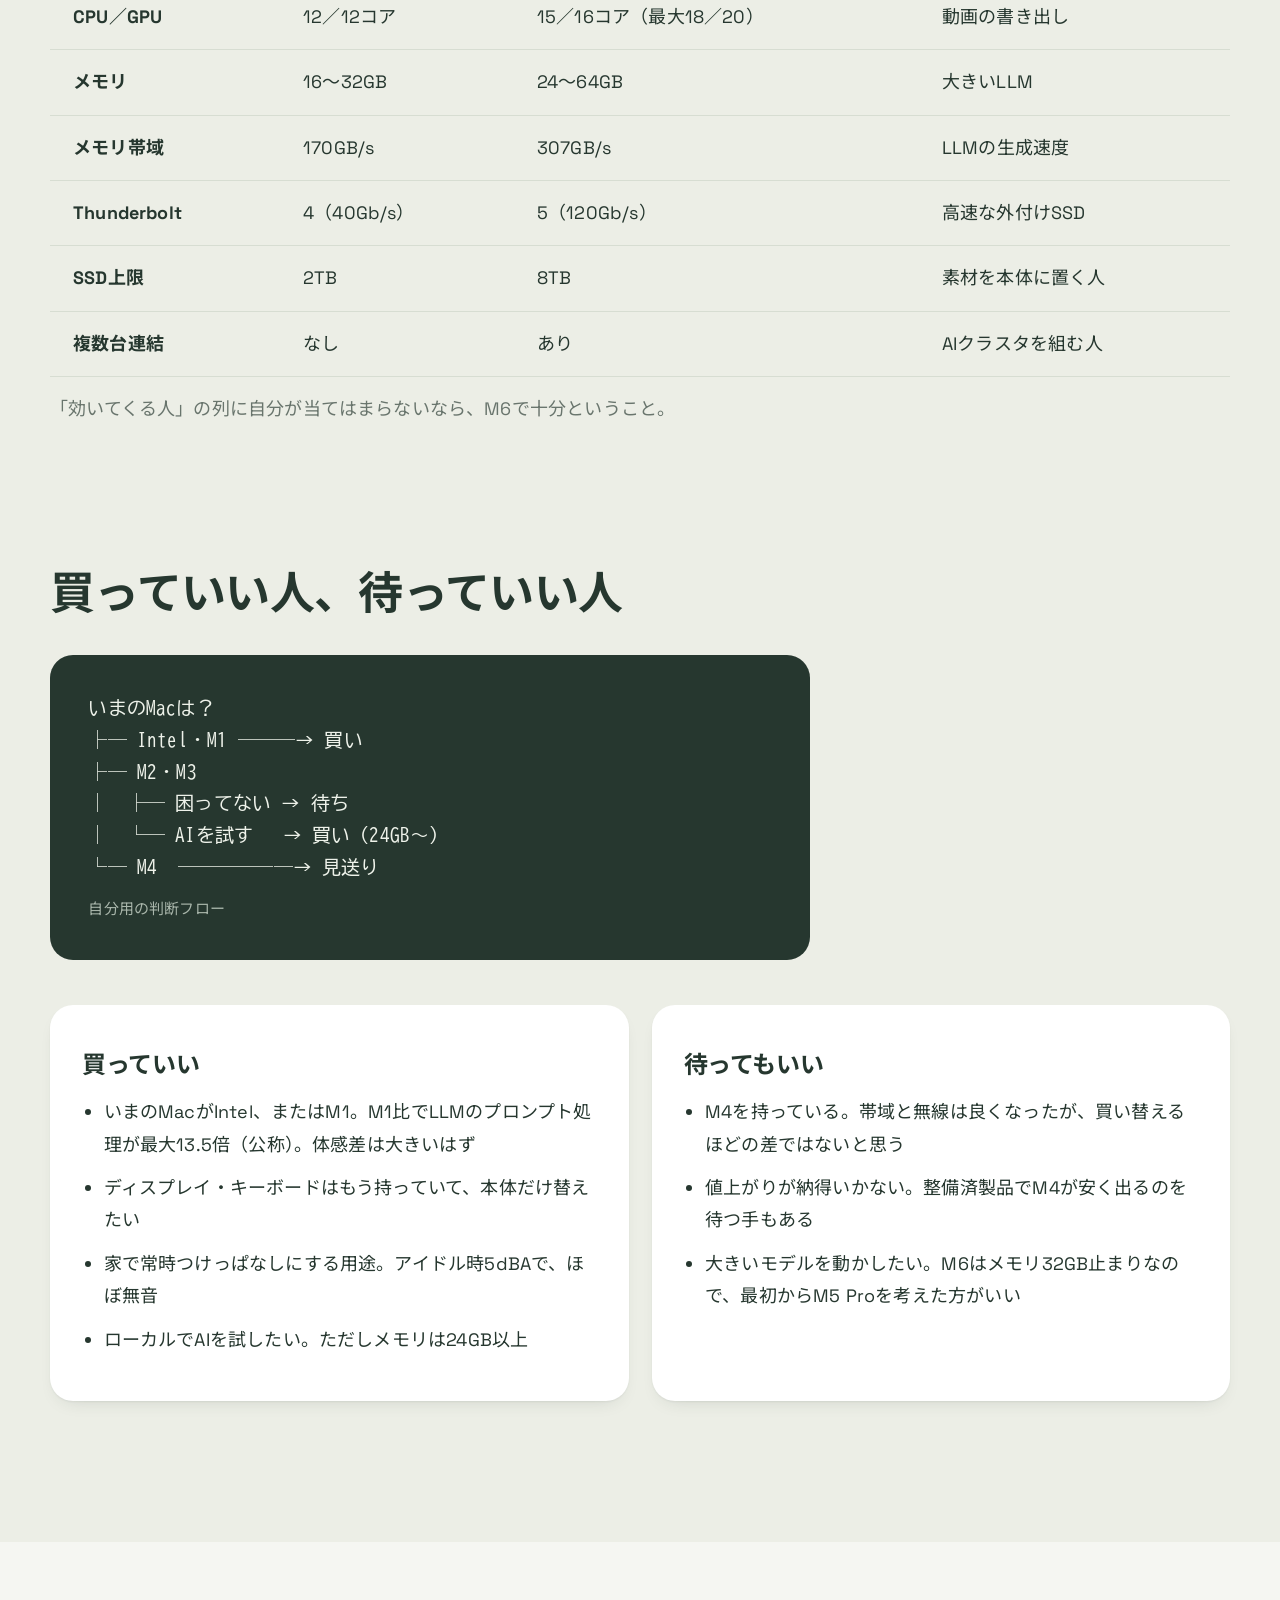
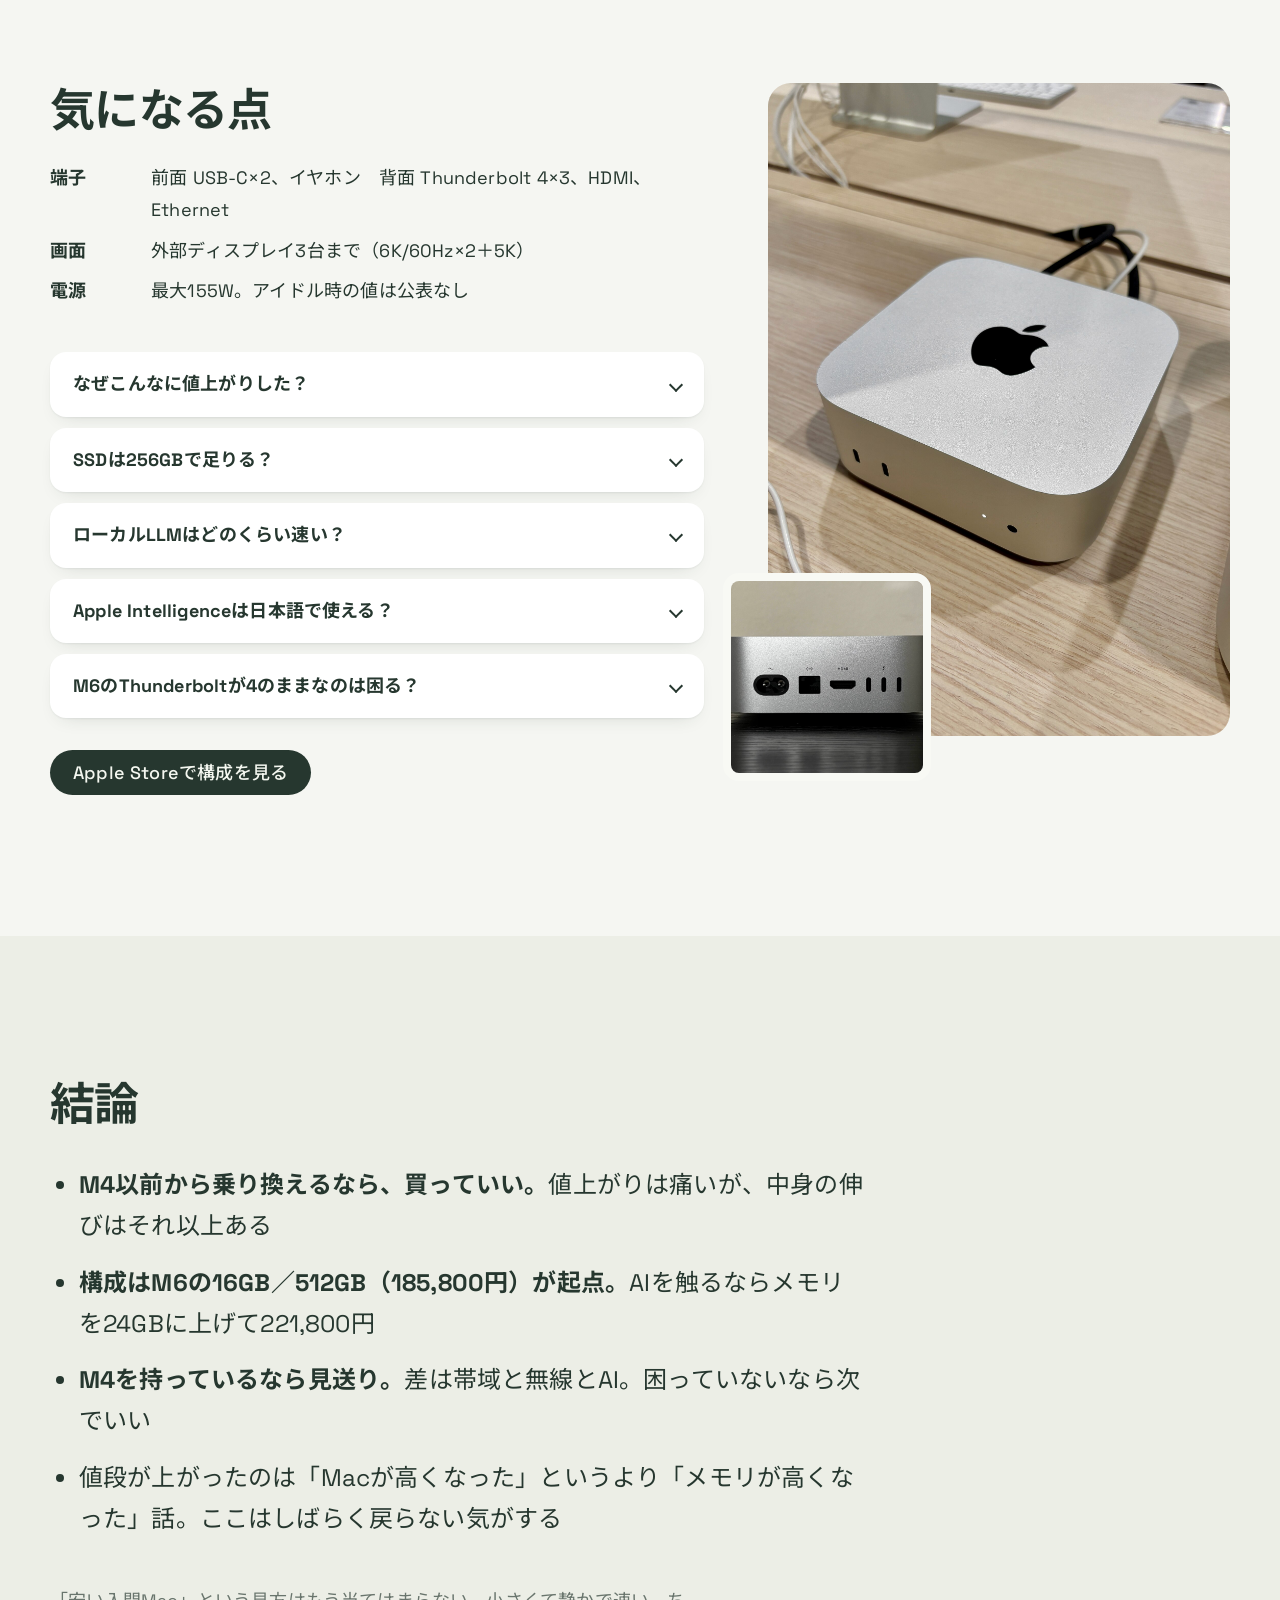
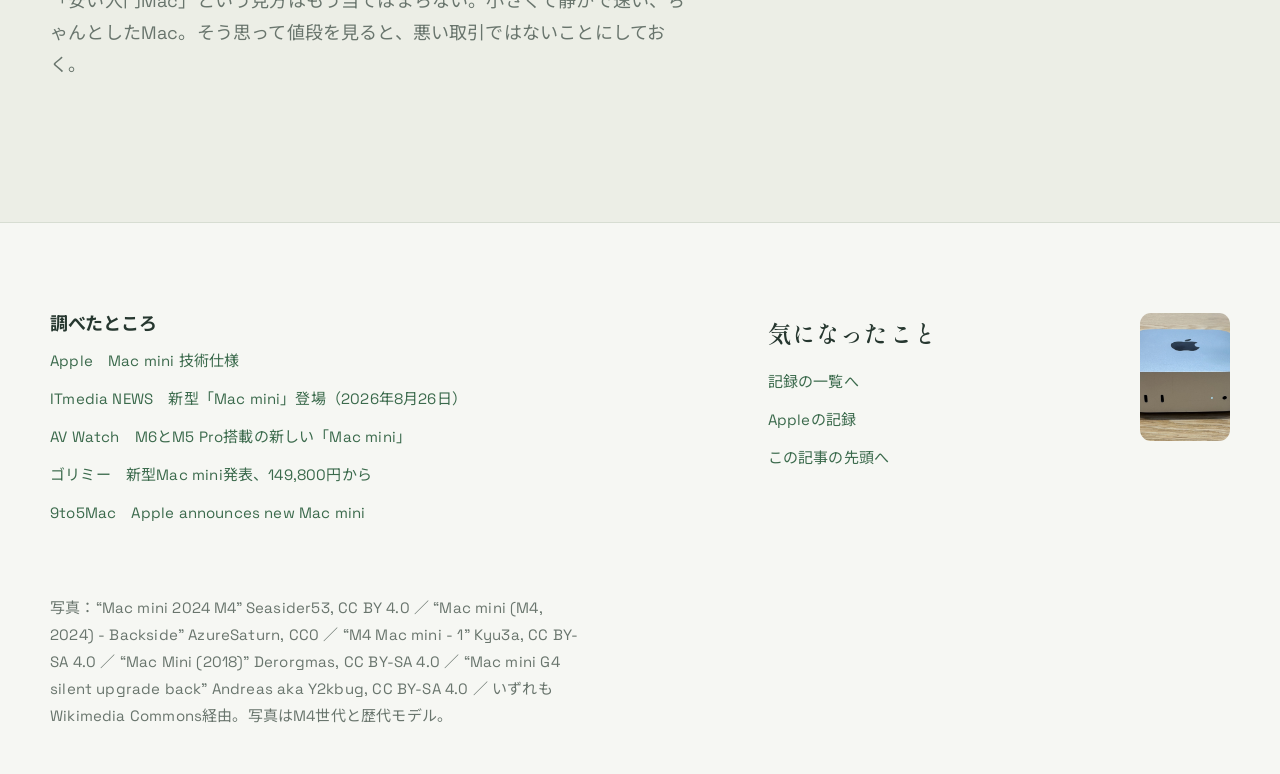
<file: site/posts/mac-mini-2026/index.html>
<!doctype html>
<html lang="ja">
<head>
<meta charset="utf-8">
<meta name="viewport" content="width=device-width, initial-scale=1">
<title>Mac mini（M6）は買いか ｜ 気になったこと</title>
<meta name="description" content="2026年9月に出たMac mini（M6／M5 Pro）を、買う側の目線で調べた記録。価格表、構成ごとの見積もり、M4からの変化、気になる点。">
<link rel="preconnect" href="https://fonts.googleapis.com">
<link rel="preconnect" href="https://fonts.gstatic.com" crossorigin>
<link href="https://fonts.googleapis.com/css2?family=BIZ+UDGothic&family=IBM+Plex+Mono:wght@400;500&family=Instrument+Serif:ital@0;1&family=Shippori+Mincho:wght@500;600&family=Space+Grotesk:wght@400;500;700&family=Noto+Sans+JP:wght@400;500;700&display=swap" rel="stylesheet">
<link rel="stylesheet" href="../../css/site.css">
<link rel="stylesheet" href="../../css/article.css">
<script>document.documentElement.classList.add('js')</script>
</head>
<body>

<header class="hero">
  <img class="hero-photo" src="../../img/mac-mini/mac-mini-2024-m4.jpg" width="1920" height="1613" alt="木の机に置かれたMac mini。M4世代の筐体で、M6も同じ形">
  <div class="hero-card">
    <div class="hero-top">
      <a class="hero-home" href="../../">気になったこと</a>
      <ul class="tags" aria-label="タグ">
        <li><a class="tag" href="../../?tag=Apple">Apple</a></li>
        <li><a class="tag" href="../../?tag=ガジェット">ガジェット</a></li>
        <li><a class="tag" href="../../?tag=買うか迷い中">買うか迷い中</a></li>
      </ul>
    </div>
    <h1>Mac mini（M6）は買いか</h1>
    <p class="hero-lead">2026年9月に出た新型を、買う側の目線で調べた。M4のときより5万5千円高い。それでも買いなのかを整理した記録。</p>
    <dl class="hero-facts">
      <div><dt>発売</dt><dd class="num">2026.9.22</dd></div>
      <div><dt>価格</dt><dd><span class="num">149,800</span>円から</dd></div>
      <div><dt>大きさ</dt><dd><span class="num">12.7×12.7×5.0</span>cm</dd></div>
    </dl>
    <div class="hero-foot">
      <a class="btn" href="#estimate">構成を選んで見積もる</a>
      <a href="#conclusion">結論だけ読む</a>
    </div>
  </div>
</header>

<main>

<section class="learn wrap" aria-labelledby="learn-h">
  <h2 id="learn-h" class="rise">この記事でわかること</h2>
  <div class="learn-body">
    <ul class="learn-list">
      <li class="rise" style="--i:1"><a href="#prices">いくらで買えるか</a><span>標準構成とオプションの値段を全部並べた</span></li>
      <li class="rise" style="--i:2"><a href="#estimate">自分の構成だといくらか</a><span>チップ・メモリ・SSDを選ぶと見積書が出る</span></li>
      <li class="rise" style="--i:3"><a href="#changes-h">M4から何が変わったか</a><span>表で比較。見た目は同じ、中身が変わった</span></li>
      <li class="rise" style="--i:4"><a href="#pro-h">M6とM5 Pro、どっちか</a><span>違いを表にした。普段使いならM6</span></li>
      <li class="rise" style="--i:5"><a href="#verdict-h">買っていいのは誰か</a><span>いまのMac別の判断フローつき</span></li>
    </ul>
    <p class="learn-short rise" style="--i:3"><strong>先に結論。</strong>M4より前のMacからなら買っていい。構成はM6の16GB／512GB（185,800円）から考える。M4を持っているなら見送り。</p>
  </div>
</section>

<section class="intro wrap" aria-labelledby="intro-h">
  <div class="intro-text">
    <h2 id="intro-h" class="rise">気になったきっかけ</h2>
    <p class="rise" style="--i:1">新型Mac miniの発表を見て、まず値段に目がいった。149,800円から。M4が出た2024年の秋は94,800円だったので、2年で5万5千円上がっている。</p>
    <p class="rise" style="--i:2">要するに「安くて速い小さいMac」という立ち位置が、まだ成り立っているのかが気になった。中身はM6になってかなり速くなったらしい。値上がり分に見合うのか、どの構成を選べば後悔しないのかを調べた。</p>
    <ul class="intro-points rise" style="--i:3">
      <li>見たのはAppleの日本の仕様ページと、発表時の国内ニュース（ITmedia、AV Watch、ゴリミー）</li>
      <li>性能の倍率はApple公称。第三者のベンチはまだ見ていない</li>
      <li>価格は2026年11月2日時点の税込</li>
    </ul>
  </div>
  <figure class="intro-plates">
    <div class="plate plate-wide rise" style="--i:2">
      <img src="../../img/mac-mini/mac-mini-g4-silent-upgrade-back.jpg" width="1920" height="649" alt="2005年の初代Mac mini（PowerPC G4）の背面" loading="lazy" decoding="async">
      <figcaption>2005年、初代（G4）の背面</figcaption>
    </div>
    <div class="plate rise" style="--i:3">
      <img src="../../img/mac-mini/mac-mini-2018.jpg" width="1920" height="1440" alt="スペースグレイの2018年モデルのMac mini" loading="lazy" decoding="async">
      <figcaption>2018年モデル</figcaption>
    </div>
  </figure>
</section>

<section id="estimate" class="estimate" aria-labelledby="estimate-h">
  <div class="estimate-inner wrap">
    <div class="estimate-left">
      <h2 id="estimate-h" class="rise">構成を選んで見積もる</h2>
      <p class="estimate-note rise" style="--i:1">Appleの直販価格で計算する。報道に出ていない組み合わせは、出ている差額から自分で計算した推定値で、伝票に「推定」と付く。</p>

      <form class="config" id="config" aria-label="構成">
        <fieldset>
          <legend>チップ</legend>
          <div class="choices">
            <label><input type="radio" name="chip" value="m6" checked><span>M6<small>12コアCPU／12コアGPU</small></span></label>
            <label><input type="radio" name="chip" value="pro"><span>M5 Pro<small>15コアCPU／16コアGPU</small></span></label>
            <label><input type="radio" name="chip" value="pro-max"><span>M5 Pro 上位<small>18コアCPU／20コアGPU</small></span></label>
          </div>
        </fieldset>
        <fieldset>
          <legend>メモリ</legend>
          <div class="choices" data-group="mem"></div>
        </fieldset>
        <fieldset>
          <legend>SSD</legend>
          <div class="choices" data-group="ssd"></div>
        </fieldset>
        <fieldset>
          <legend>そのほか</legend>
          <div class="choices">
            <label><input type="checkbox" name="eth"><span>10Gb Ethernet（+18,000円）</span></label>
            <label><input type="checkbox" name="edu"><span>学生・教職員価格</span></label>
          </div>
        </fieldset>
      </form>

      <div class="total">
        <p class="total-lead">選んだ構成の合計は、税込みでこうなる。内訳は見積書のとおり。</p>
        <p class="total-figure num" aria-live="polite"><span id="total">149,800</span><span class="yen">円</span></p>
        <p class="total-caption" id="total-caption">M4発売時の最小構成（94,800円）より55,000円高い</p>
      </div>
    </div>

    <aside class="slip" aria-labelledby="slip-h">
      <h3 id="slip-h" class="slip-title">見積書</h3>
      <p class="slip-date">Mac mini　2026年11月2日 調べ</p>
      <table class="slip-table">
        <caption class="visually-hidden">選んだ構成の内訳</caption>
        <tbody id="slip-rows">
          <tr><th scope="row">本体 M6<small>16GB／256GB</small></th><td class="num">149,800</td></tr>
        </tbody>
        <tfoot>
          <tr><th scope="row">合計（税込）</th><td class="num" id="slip-total">149,800</td></tr>
        </tfoot>
      </table>
      <p class="slip-foot">推定：報道の差額からの計算値。正確な値段はApple Storeで確認すること。</p>
    </aside>
  </div>
</section>

<section id="prices" class="prices wrap" aria-labelledby="prices-h">
  <div class="prices-head">
    <h2 id="prices-h" class="rise">価格表</h2>
    <p class="rise" style="--i:1">発表時の国内報道で確認できた値段。全部税込。</p>
    <img class="prices-photo rise" style="--i:2" src="../../img/mac-mini/m4-mac-mini-1.jpg" width="1920" height="2560" alt="家電量販店の展示台に置かれたMac mini（M4世代）" loading="lazy" decoding="async">
  </div>
  <div class="menu">
    <div class="menu-group rise">
      <h3>M6</h3>
      <ul>
        <li><div class="row"><span>16GB／256GB</span><span class="num">149,800</span></div><p>一番安い構成。SSDは正直心もとない</p></li>
        <li><div class="row"><span>16GB／512GB</span><span class="num">185,800</span></div><p>自分ならここが起点</p></li>
        <li><div class="row"><span>24GB／512GB</span><span class="num">221,800</span></div><p>ローカルLLMを少し触るなら</p></li>
        <li><div class="row"><span>16GB／1TB</span><span class="num">239,800</span></div><p>写真や動画を本体に置くなら</p></li>
      </ul>
    </div>
    <div class="menu-group rise" style="--i:1">
      <h3>M5 Pro</h3>
      <ul>
        <li><div class="row"><span>15コア／24GB／512GB</span><span class="num">299,800</span></div><p>Thunderbolt 5、帯域307GB/s</p></li>
        <li><div class="row"><span>18コア／24GB／512GB</span><span class="num">335,800</span></div><p>ゴリミーの表の「上位グレード」。18コアだと自分は読んだ</p></li>
      </ul>
    </div>
    <div class="menu-group rise" style="--i:2">
      <h3>オプション</h3>
      <ul>
        <li><div class="row"><span>メモリ 1GBあたり</span><span class="num">4,500</span></div><p>16GB→32GBで72,000円</p></li>
        <li><div class="row"><span>SSD 256GB→512GB</span><span class="num">36,000</span></div><p>M6の差額から</p></li>
        <li><div class="row"><span>SSD 256GB→1TB</span><span class="num">90,000</span></div><p>M6の差額から</p></li>
        <li><div class="row"><span>10Gb Ethernet</span><span class="num">18,000</span></div><p>M4のときと同じ値段</p></li>
      </ul>
    </div>
    <div class="menu-group rise" style="--i:3">
      <h3>学生・教職員</h3>
      <ul>
        <li><div class="row"><span>M6 から</span><span class="num">132,800</span></div><p>通常より17,000円安い</p></li>
        <li><div class="row"><span>M5 Pro から</span><span class="num">281,800</span></div><p>通常より18,000円安い</p></li>
      </ul>
    </div>
  </div>
</section>

<section id="changes" class="changes" aria-labelledby="changes-h">
  <div class="wrap changes-inner">
    <div class="changes-head">
      <h2 id="changes-h" class="rise">M4から変わったこと</h2>
      <p class="rise" style="--i:1">見た目は同じ。変わったのは中身と、背面の端子の速さ。</p>
      <img class="changes-photo rise" style="--i:2" src="../../img/mac-mini/mac-mini-m4-2024-backside.jpg" width="1920" height="1309" alt="Mac mini（M4）の背面。左から電源、Ethernet、HDMI、Thunderbolt 3基" loading="lazy" decoding="async">
      <p class="changes-cap">M4世代の背面。M6も端子の並びは同じ</p>
    </div>
    <table class="diff">
      <caption class="visually-hidden">M4とM6の比較</caption>
      <thead><tr><th scope="col">項目</th><th scope="col">M4（2024）</th><th scope="col">M6（2026）</th></tr></thead>
      <tbody>
        <tr><th scope="row">CPU</th><td>10コア</td><td>12コア</td></tr>
        <tr><th scope="row">GPU</th><td>10コア</td><td>12コア＋Neural Accelerator</td></tr>
        <tr><th scope="row">メモリ帯域</th><td>120GB/s</td><td>170GB/s（16GBは153GB/s）</td></tr>
        <tr><th scope="row">メモリ上限</th><td>32GB</td><td>32GB</td></tr>
        <tr><th scope="row">有線LAN</th><td>1Gb</td><td>2.5Gb（10Gbは選択）</td></tr>
        <tr><th scope="row">無線</th><td>Wi‑Fi 6E／BT 5.3</td><td>Wi‑Fi 7／BT 6</td></tr>
        <tr><th scope="row">AI性能</th><td>—</td><td>M4比 最大4倍（公称）</td></tr>
        <tr><th scope="row">最安構成</th><td>94,800円</td><td>149,800円</td></tr>
      </tbody>
    </table>
  </div>
</section>

<section class="body-figure wrap" aria-labelledby="body-h">
  <div class="body-text">
    <h2 id="body-h" class="rise">大きさと端子</h2>
    <p class="rise" style="--i:1">筐体はM4のときと同じ。手のひらに乗る12.7cm角で、高さは5cm。重さはM6で0.67kg、M5 Proで0.73kg。</p>
    <ul class="rise" style="--i:2">
      <li><strong>前面</strong>：USB-C（10Gb/s）×2、イヤホン端子</li>
      <li><strong>背面</strong>：電源、Ethernet、HDMI、Thunderbolt×3</li>
      <li><strong>違い</strong>：ThunderboltはM6が4（40Gb/s）、M5 Proが5（120Gb/s）</li>
    </ul>
    <p class="rise" style="--i:3">要するに、キーボードやUSBメモリを前から挿せて、ディスプレイと電源は後ろにまとまる。机の上がすっきりするのはこの配置のおかげだと思う。</p>
  </div>
  <figure class="drawing rise" style="--i:2">
    <svg viewBox="0 0 480 690" role="img" aria-labelledby="draw-t">
      <title id="draw-t">Mac miniの三面図。上から見ると12.7cm角で高さ5.0cm。前面にUSB-C2基とイヤホン端子、背面に電源・Ethernet・HDMI・Thunderbolt3基</title>
      <g font-family="Noto Sans JP, sans-serif" font-size="24" fill="#26372f">
        <text x="30" y="32" font-weight="700">上から</text>
        <rect x="30" y="50" width="180" height="180" rx="28" fill="#e1e7dc"/>
        <path d="M128 112c-5-1-11 3-14 3s-8-3-12-3c-9 0-17 8-17 21 0 15 10 31 17 31 4 0 6-3 11-3s6 3 11 3c7 0 14-11 16-17-10-4-12-20-1-25-3-7-7-10-11-10zm-4-13c1 5-3 11-8 11-1-6 4-11 8-11z" fill="#26372f" opacity=".75"/>
        <text x="120" y="270" text-anchor="middle">12.7cm</text>
        <text x="270" y="32" font-weight="700">横から</text>
        <rect x="270" y="50" width="180" height="72" rx="14" fill="#e1e7dc"/>
        <text x="270" y="160">高さ 5.0cm</text>
        <text x="30" y="336" font-weight="700">前面</text>
        <rect x="30" y="352" width="420" height="64" rx="14" fill="#e1e7dc"/>
        <rect x="70" y="370" width="10" height="28" rx="5" fill="#26372f"/>
        <rect x="100" y="370" width="10" height="28" rx="5" fill="#26372f"/>
        <circle cx="370" cy="400" r="4" fill="#f1f4ec"/>
        <circle cx="410" cy="384" r="9" fill="#26372f"/>
        <text x="46" y="456">USB-C×2</text>
        <text x="450" y="456" text-anchor="end">イヤホン</text>
        <text x="30" y="516" font-weight="700">背面</text>
        <rect x="30" y="532" width="420" height="64" rx="14" fill="#e1e7dc"/>
        <rect x="48" y="550" width="40" height="28" rx="12" fill="#26372f"/>
        <rect x="112" y="549" width="28" height="30" rx="2" fill="#26372f"/>
        <path d="M164 552h54v18l-8 8h-38l-8-8z" fill="#26372f"/>
        <rect x="290" y="550" width="10" height="28" rx="5" fill="#3b6a4c"/>
        <rect x="330" y="550" width="10" height="28" rx="5" fill="#3b6a4c"/>
        <rect x="370" y="550" width="10" height="28" rx="5" fill="#3b6a4c"/>
        <text x="68" y="636" text-anchor="middle">電源</text>
        <text x="126" y="636" text-anchor="middle">LAN</text>
        <text x="191" y="636" text-anchor="middle">HDMI</text>
        <text x="335" y="636" text-anchor="middle" fill="#3b6a4c" font-weight="700">Thunderbolt×3</text>
        <text x="30" y="680" font-size="20" fill="#69756d">緑がThunderbolt。M6は4、M5 Proは5</text>
      </g>
    </svg>
    <figcaption>三面図（自分で描いた模式図。縮尺はだいたい）</figcaption>
  </figure>
</section>

<section class="pro wrap" aria-labelledby="pro-h">
  <h2 id="pro-h" class="rise">M6とM5 Pro、どっちか</h2>
  <p class="pro-lead rise" style="--i:1">差額は150,000円。何が増えるのかを並べると、判断はわりと簡単だった。</p>
  <div class="table-scroll rise" style="--i:2">
    <table class="pro-table">
      <caption class="visually-hidden">M6とM5 Proの比較</caption>
      <thead><tr><th scope="col">項目</th><th scope="col">M6</th><th scope="col">M5 Pro</th><th scope="col">効いてくる人</th></tr></thead>
      <tbody>
        <tr><th scope="row">値段</th><td data-label="M6">149,800円〜</td><td data-label="M5 Pro">299,800円〜</td><td data-label="効いてくる人">—</td></tr>
        <tr><th scope="row">CPU／GPU</th><td data-label="M6">12／12コア</td><td data-label="M5 Pro">15／16コア（最大18／20）</td><td data-label="効いてくる人">動画の書き出し</td></tr>
        <tr><th scope="row">メモリ</th><td data-label="M6">16〜32GB</td><td data-label="M5 Pro">24〜64GB</td><td data-label="効いてくる人">大きいLLM</td></tr>
        <tr><th scope="row">メモリ帯域</th><td data-label="M6">170GB/s</td><td data-label="M5 Pro">307GB/s</td><td data-label="効いてくる人">LLMの生成速度</td></tr>
        <tr><th scope="row">Thunderbolt</th><td data-label="M6">4（40Gb/s）</td><td data-label="M5 Pro">5（120Gb/s）</td><td data-label="効いてくる人">高速な外付けSSD</td></tr>
        <tr><th scope="row">SSD上限</th><td data-label="M6">2TB</td><td data-label="M5 Pro">8TB</td><td data-label="効いてくる人">素材を本体に置く人</td></tr>
        <tr><th scope="row">複数台連結</th><td data-label="M6">なし</td><td data-label="M5 Pro">あり</td><td data-label="効いてくる人">AIクラスタを組む人</td></tr>
      </tbody>
    </table>
  </div>
  <p class="pro-note rise" style="--i:3">「効いてくる人」の列に自分が当てはまらないなら、M6で十分ということ。</p>
</section>

<section class="verdict wrap" aria-labelledby="verdict-h">
  <h2 id="verdict-h" class="rise">買っていい人、待っていい人</h2>
  <figure class="flow rise" style="--i:1">
<pre aria-label="判断フロー：いまのMacがIntelかM1なら買い。M2かM3で困っていなければ待ち、AIを試したいなら24GB以上で買い。M4なら見送り。">いまのMacは？
├─ Intel・M1 ───→ 買い
├─ M2・M3
│　├─ 困ってない → 待ち
│　└─ AIを試す　 → 買い（24GB〜）
└─ M4  ──────→ 見送り</pre>
    <figcaption>自分用の判断フロー</figcaption>
  </figure>
  <div class="verdict-cols">
    <div class="verdict-col rise" style="--i:1">
      <h3>買っていい</h3>
      <ul>
        <li>いまのMacがIntel、またはM1。M1比でLLMのプロンプト処理が最大13.5倍（公称）。体感差は大きいはず</li>
        <li>ディスプレイ・キーボードはもう持っていて、本体だけ替えたい</li>
        <li>家で常時つけっぱなしにする用途。アイドル時5dBAで、ほぼ無音</li>
        <li>ローカルでAIを試したい。ただしメモリは24GB以上</li>
      </ul>
    </div>
    <div class="verdict-col rise" style="--i:2">
      <h3>待ってもいい</h3>
      <ul>
        <li>M4を持っている。帯域と無線は良くなったが、買い替えるほどの差ではないと思う</li>
        <li>値上がりが納得いかない。整備済製品でM4が安く出るのを待つ手もある</li>
        <li>大きいモデルを動かしたい。M6はメモリ32GB止まりなので、最初からM5 Proを考えた方がいい</li>
      </ul>
    </div>
  </div>
</section>

<section class="faq" aria-labelledby="faq-h">
  <div class="wrap faq-inner">
    <div class="faq-left">
      <h2 id="faq-h" class="rise">気になる点</h2>
      <dl class="faq-facts rise" style="--i:1">
        <div><dt>端子</dt><dd>前面 USB-C×2、イヤホン　背面 Thunderbolt 4×3、HDMI、Ethernet</dd></div>
        <div><dt>画面</dt><dd>外部ディスプレイ3台まで（6K/60Hz×2＋5K）</dd></div>
        <div><dt>電源</dt><dd>最大155W。アイドル時の値は公表なし</dd></div>
      </dl>
      <div class="qa">
        <details class="rise">
          <summary>なぜこんなに値上がりした？</summary>
          <p>Appleは理由を出していない。ただ2026年はDRAM不足で、5月に256GB構成の販売終了、6月25日にMac全体の値上げがあった。M4の最安は6月の時点で134,800円になっていて、今回の上げ幅は15,000円。要するに大半は部品代の話だと思う。</p>
        </details>
        <details class="rise">
          <summary>SSDは256GBで足りる？</summary>
          <p>自分は足りないと思う。OSと普段のアプリだけでも結構埋まる。後から公式に増やす手段はないので、+36,000円で512GBにしておく方が後悔が少ない。外付けSSDで逃げる手もあるが、机の上がごちゃつく。</p>
        </details>
        <details class="rise">
          <summary>ローカルLLMはどのくらい速い？</summary>
          <p>LM Studioのプロンプト処理でM4比最大4.8倍、とAppleは言っている。GPUの各コアにNeural Acceleratorが入ったのが効いているらしい。第三者の計測はまだ追えていないので、ここは保留にしておく。</p>
        </details>
        <details class="rise">
          <summary>Apple Intelligenceは日本語で使える？</summary>
          <p>使える。新しいSiri（Siri AI）はmacOS 27でベータで、最初から日本語に対応している。ただしサーバー側で動く機能には1日の利用上限があり、Appleは「今後有料で拡大する予定」と書いている。ここは少し引っかかった。</p>
        </details>
        <details class="rise">
          <summary>M6のThunderboltが4のままなのは困る？</summary>
          <p>外付けSSDを最速で使いたい人以外は困らないと思う。40Gb/sあれば4Kモニタ2枚と普通の外付けSSDは問題ない。120Gb/sが要るならM5 Pro。</p>
        </details>
      </div>
      <a class="btn faq-btn" href="https://www.apple.com/jp/shop/buy-mac/mac-mini" rel="noopener">Apple Storeで構成を見る</a>
    </div>
    <div class="faq-photos">
      <img class="faq-tall" src="../../img/mac-mini/m4-mac-mini-1.jpg" width="1920" height="2560" alt="斜め上から見たMac mini。前面にUSB-C端子2基とイヤホン端子" loading="lazy" decoding="async">
      <img class="faq-square" src="../../img/mac-mini/mac-mini-m4-2024-backside.jpg" width="1920" height="1309" alt="Mac miniの背面端子の拡大" loading="lazy" decoding="async">
    </div>
  </div>
</section>

<section id="conclusion" class="conclusion wrap" aria-labelledby="conclusion-h">
  <h2 id="conclusion-h" class="rise">結論</h2>
  <ul class="conclusion-list">
    <li class="rise"><strong>M4以前から乗り換えるなら、買っていい。</strong>値上がりは痛いが、中身の伸びはそれ以上ある</li>
    <li class="rise" style="--i:1"><strong>構成はM6の16GB／512GB（185,800円）が起点。</strong>AIを触るならメモリを24GBに上げて221,800円</li>
    <li class="rise" style="--i:2"><strong>M4を持っているなら見送り。</strong>差は帯域と無線とAI。困っていないなら次でいい</li>
    <li class="rise" style="--i:3">値段が上がったのは「Macが高くなった」というより「メモリが高くなった」話。ここはしばらく戻らない気がする</li>
  </ul>
  <p class="conclusion-close rise">「安い入門Mac」という見方はもう当てはまらない。小さくて静かで速い、ちゃんとしたMac。そう思って値段を見ると、悪い取引ではないことにしておく。</p>
</section>

</main>

<footer class="back">
  <div class="back-card">
    <div class="back-msg">
      <h2>調べたところ</h2>
      <ul class="sources">
        <li><a href="https://www.apple.com/jp/mac-mini/specs/" rel="noopener">Apple　Mac mini 技術仕様</a></li>
        <li><a href="https://www.itmedia.co.jp/news/article/2608/26/2000000777/" rel="noopener">ITmedia NEWS　新型「Mac mini」登場（2026年8月26日）</a></li>
        <li><a href="https://av.watch.impress.co.jp/docs/news/2135549.html" rel="noopener">AV Watch　M6とM5 Pro搭載の新しい「Mac mini」</a></li>
        <li><a href="https://gori.me/macmini/169321" rel="noopener">ゴリミー　新型Mac mini発表、149,800円から</a></li>
        <li><a href="https://9to5mac.com/2026/08/25/apple-announces-new-mac-mini-heres-everything-new/" rel="noopener">9to5Mac　Apple announces new Mac mini</a></li>
      </ul>
    </div>
    <div class="back-addr">
      <img class="stamp" src="../../img/mac-mini/mac-mini-2024-m4.jpg" width="1920" height="1613" alt="" loading="lazy" decoding="async">
      <p class="back-sign">気になったこと</p>
      <ul class="back-links">
        <li><a href="../../">記録の一覧へ</a></li>
        <li><a href="../../?tag=Apple">Appleの記録</a></li>
        <li><a href="#top" onclick="window.scrollTo({top:0});return false;">この記事の先頭へ</a></li>
      </ul>
    </div>
    <p class="imprint">写真：“Mac mini 2024 M4” Seasider53, CC BY 4.0 ／ “Mac mini (M4, 2024) - Backside” AzureSaturn, CC0 ／ “M4 Mac mini - 1” Kyu3a, CC BY-SA 4.0 ／ “Mac Mini (2018)” Derorgmas, CC BY-SA 4.0 ／ “Mac mini G4 silent upgrade back” Andreas aka Y2kbug, CC BY-SA 4.0 ／ いずれもWikimedia Commons経由。写真はM4世代と歴代モデル。</p>
  </div>
</footer>

<script src="estimate.js"></script>
<script src="../../js/rise.js"></script>
</body>
</html>
</file>
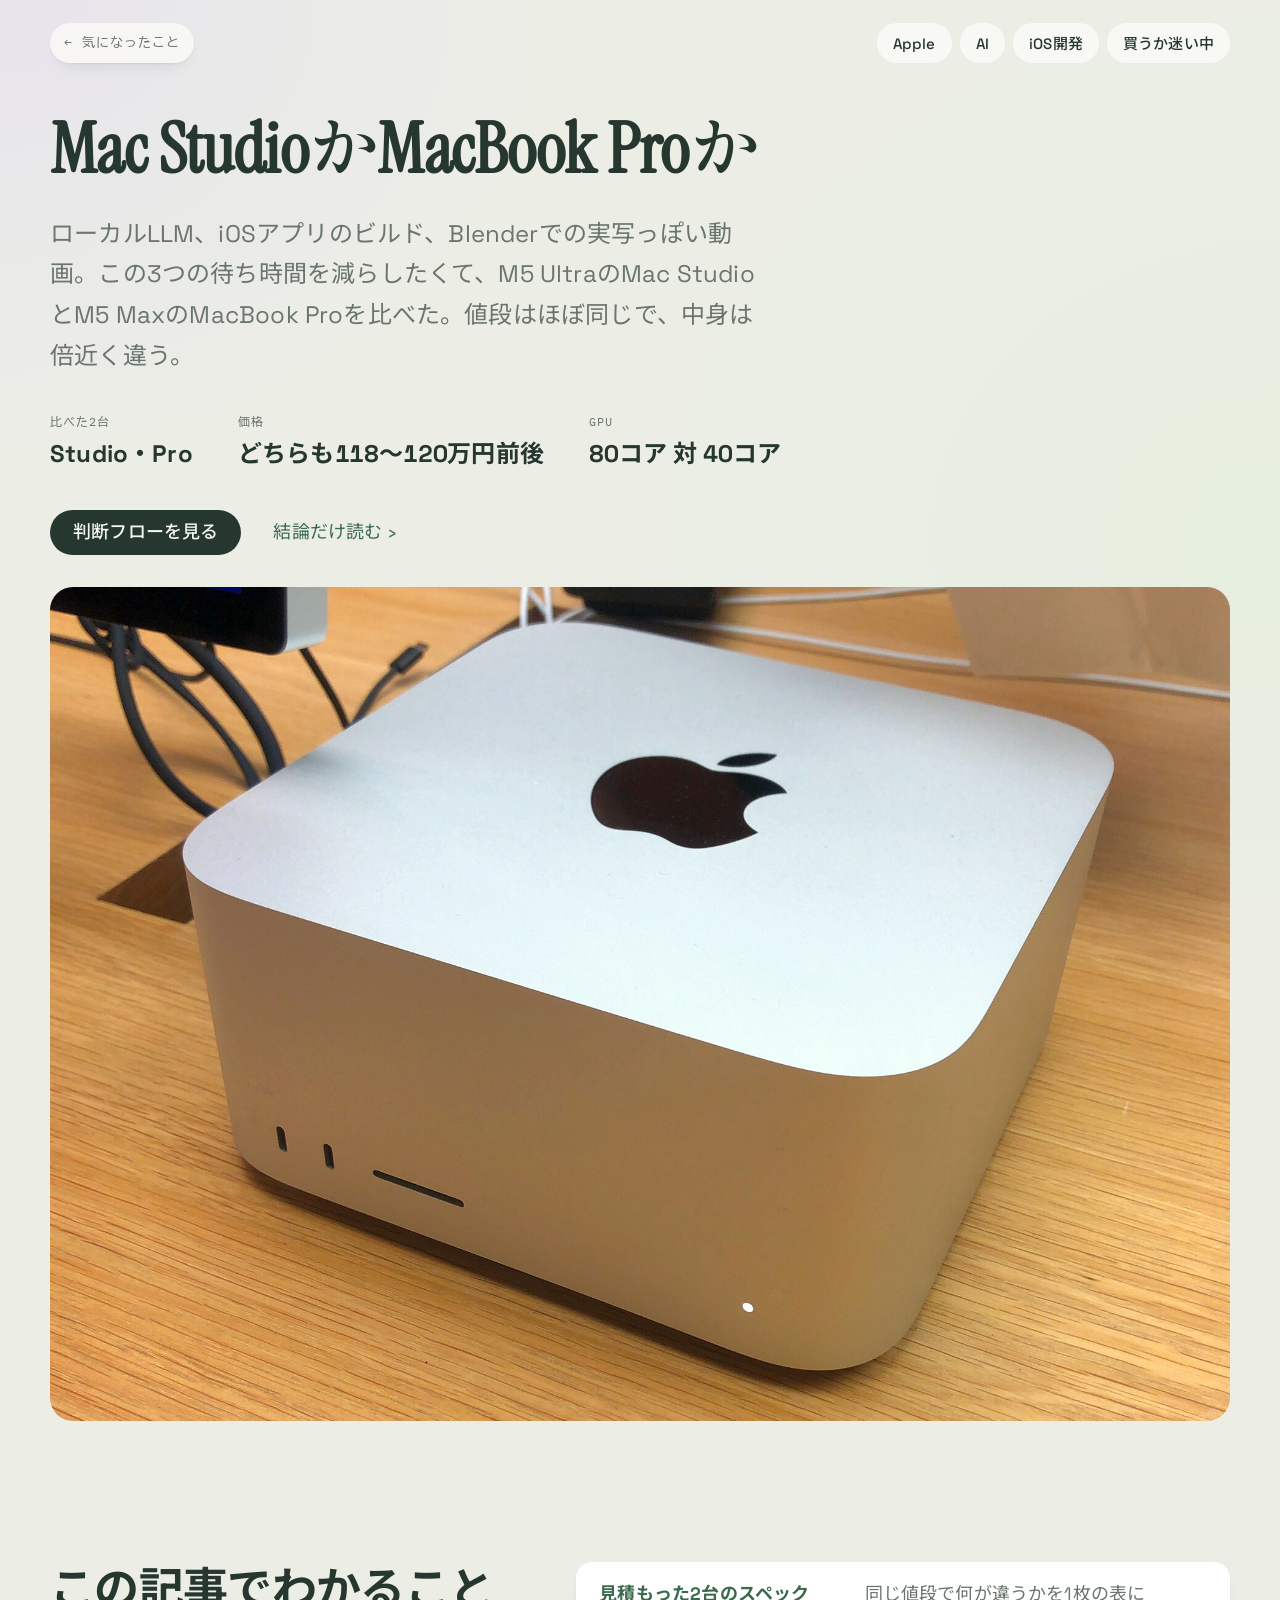
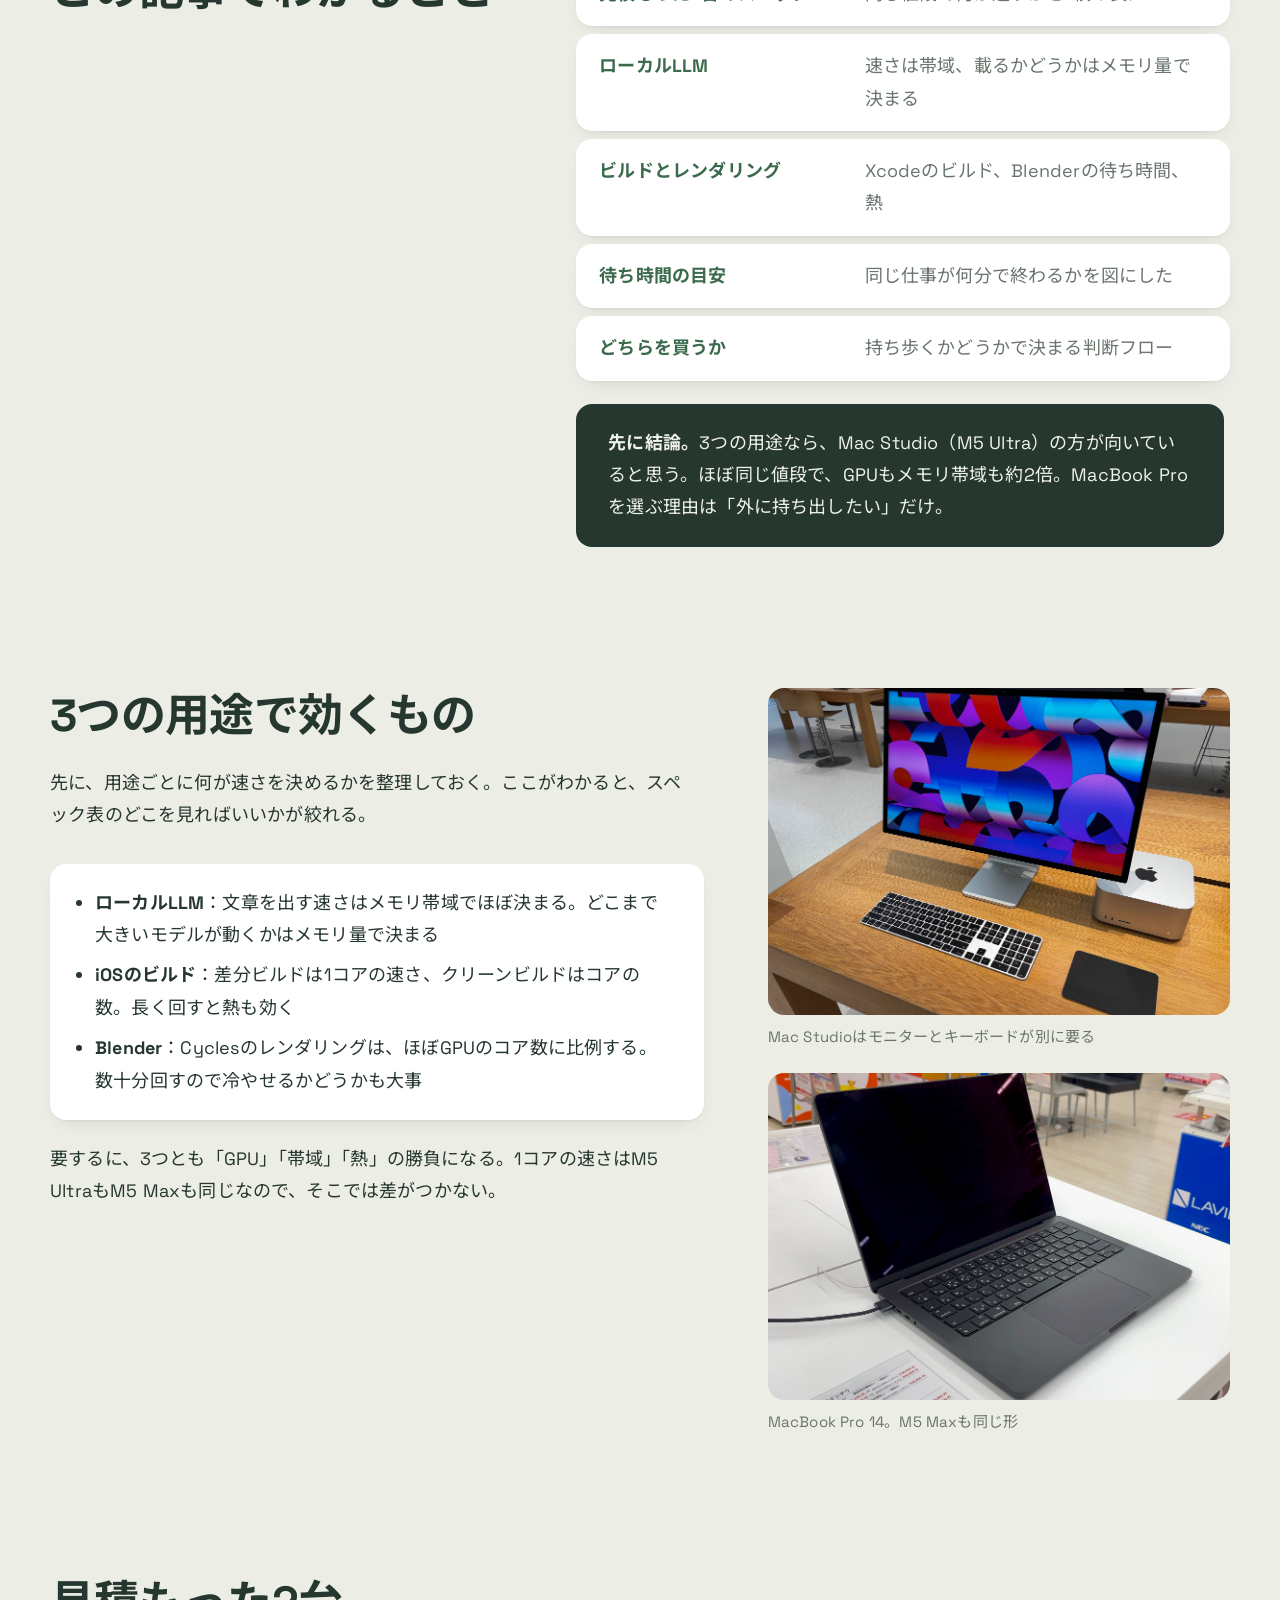
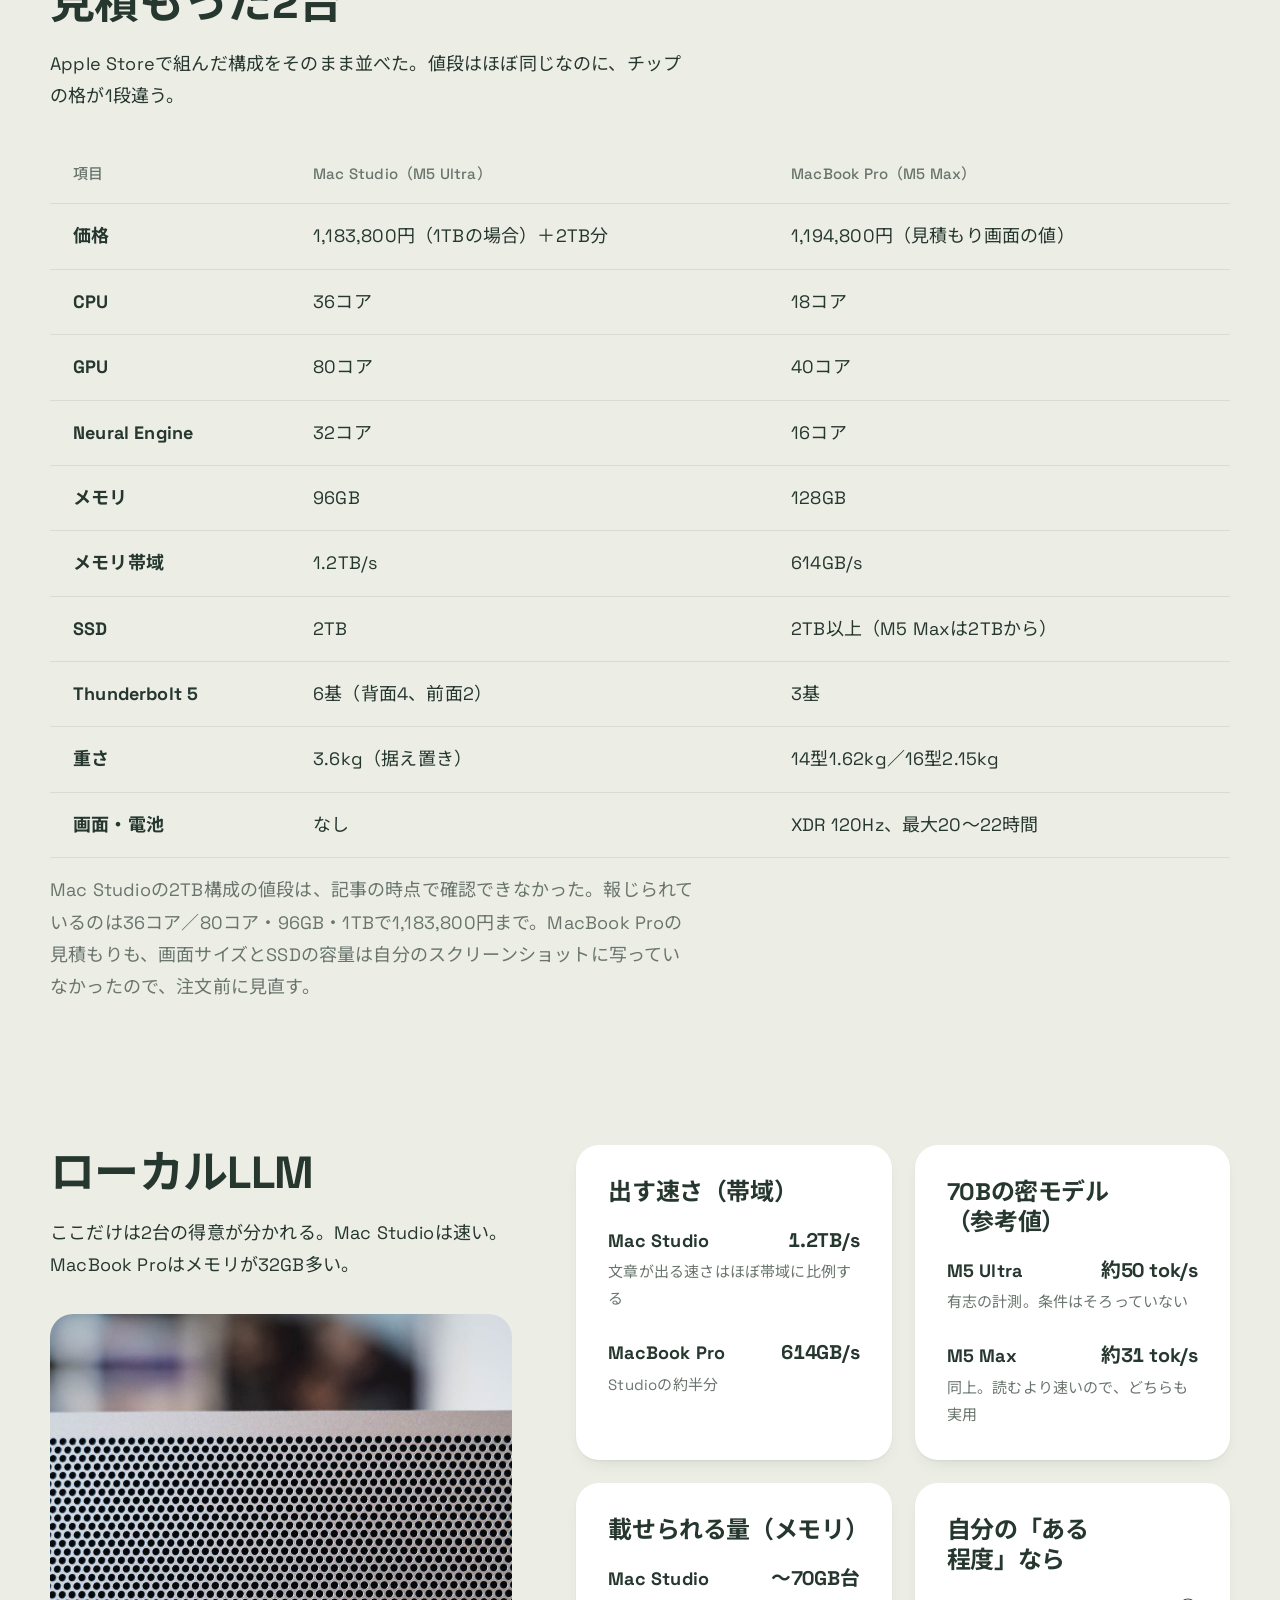
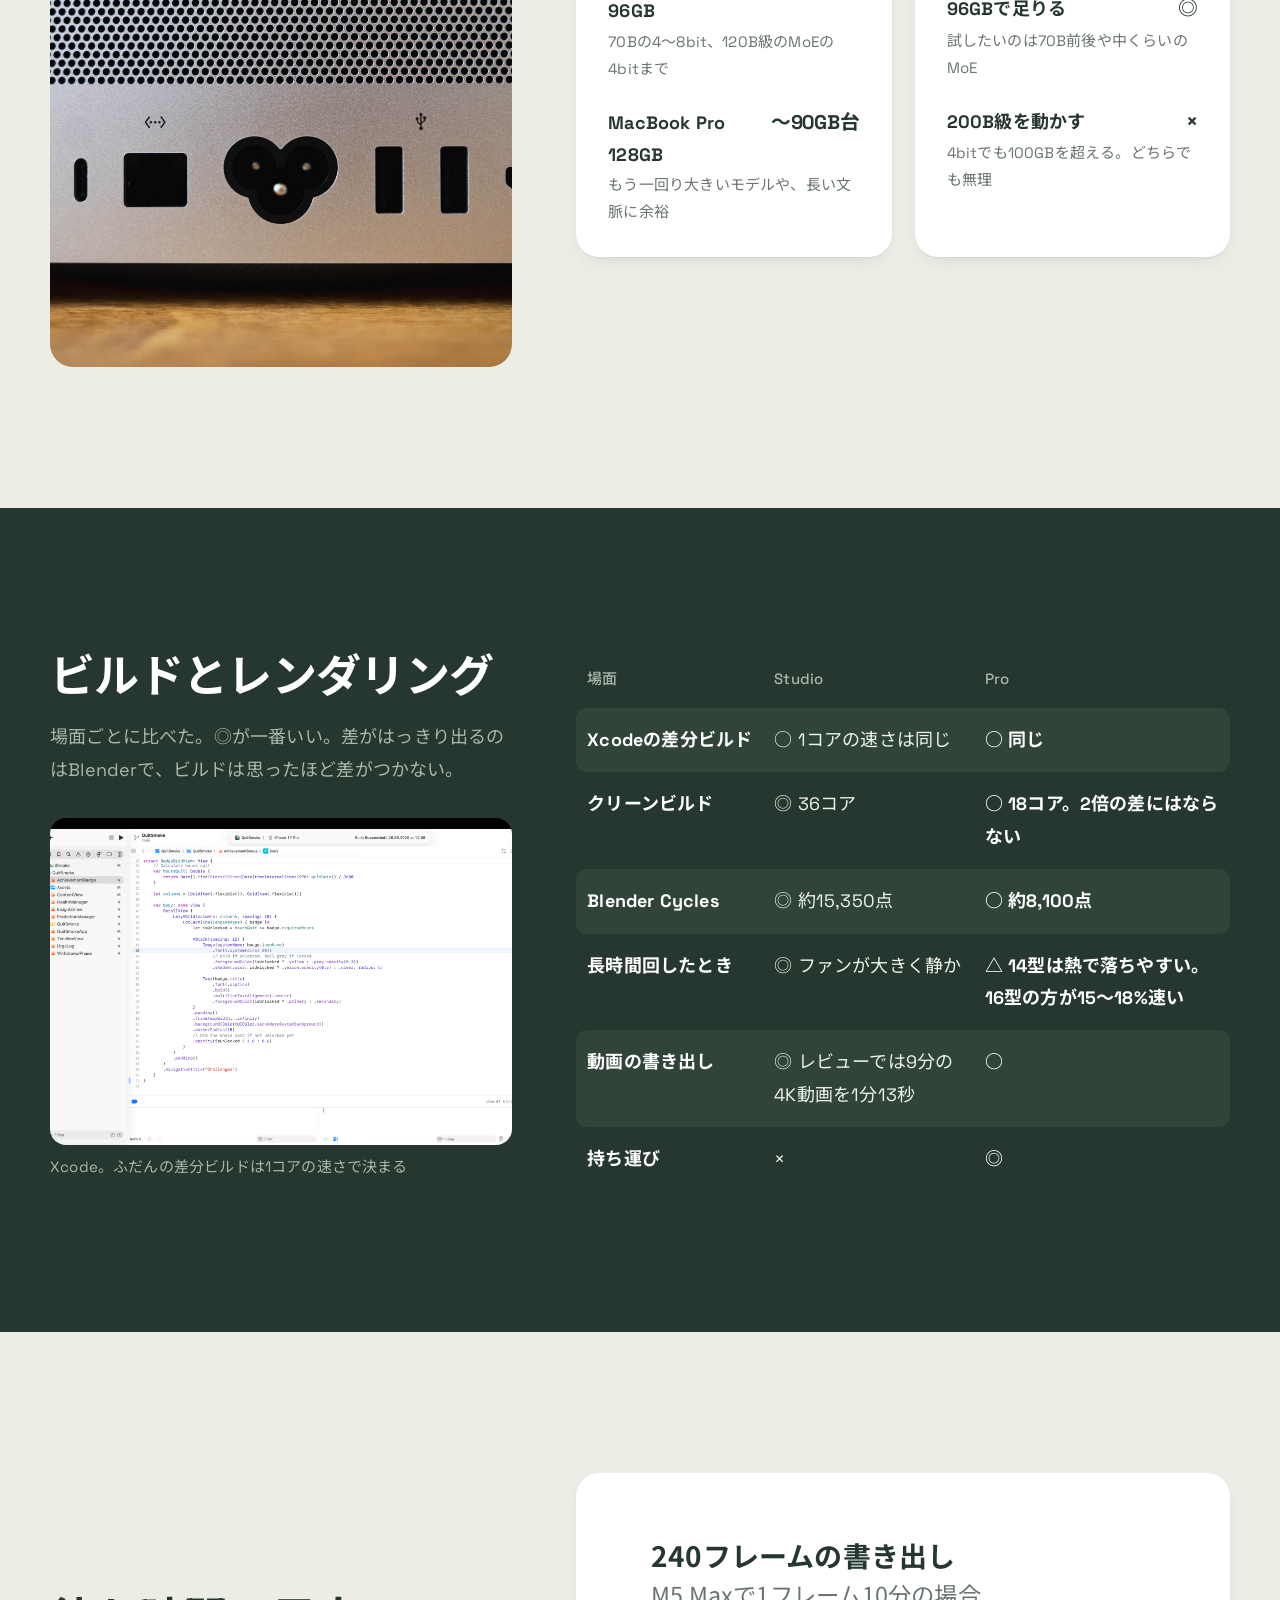
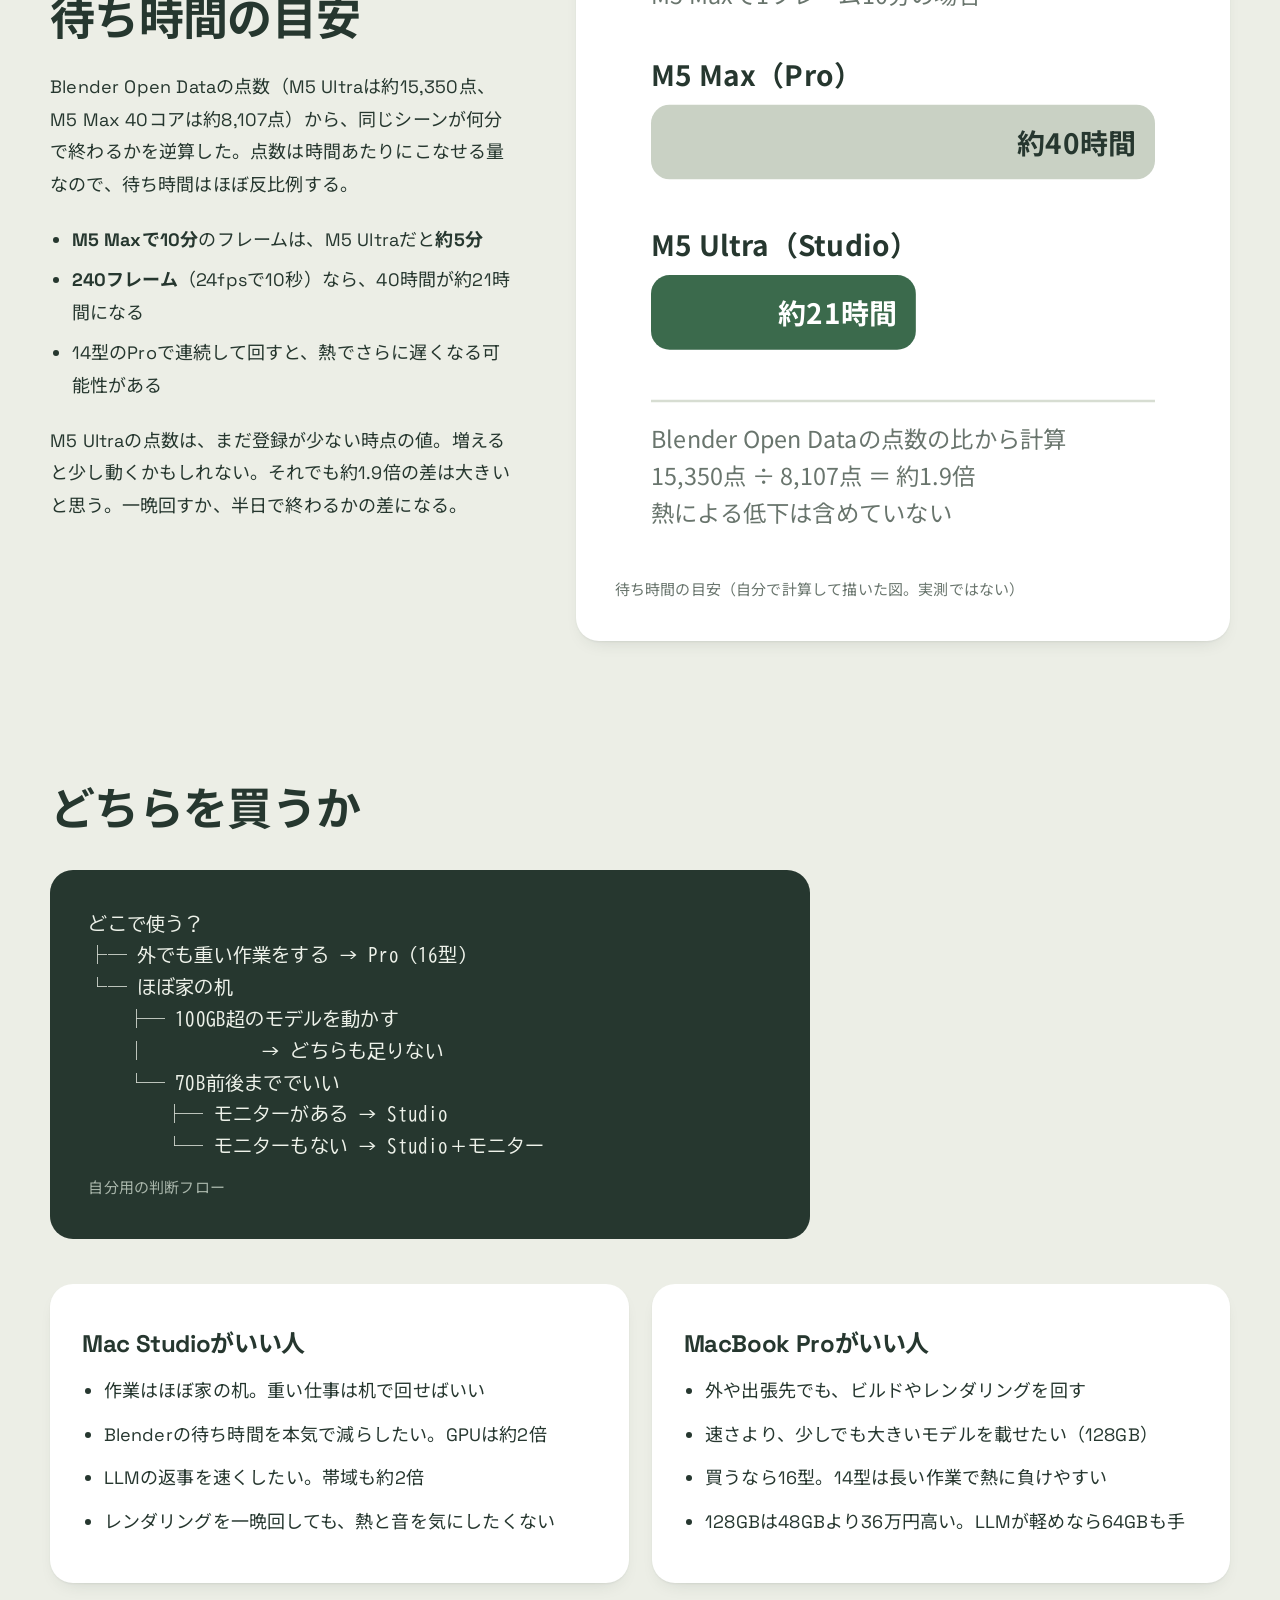
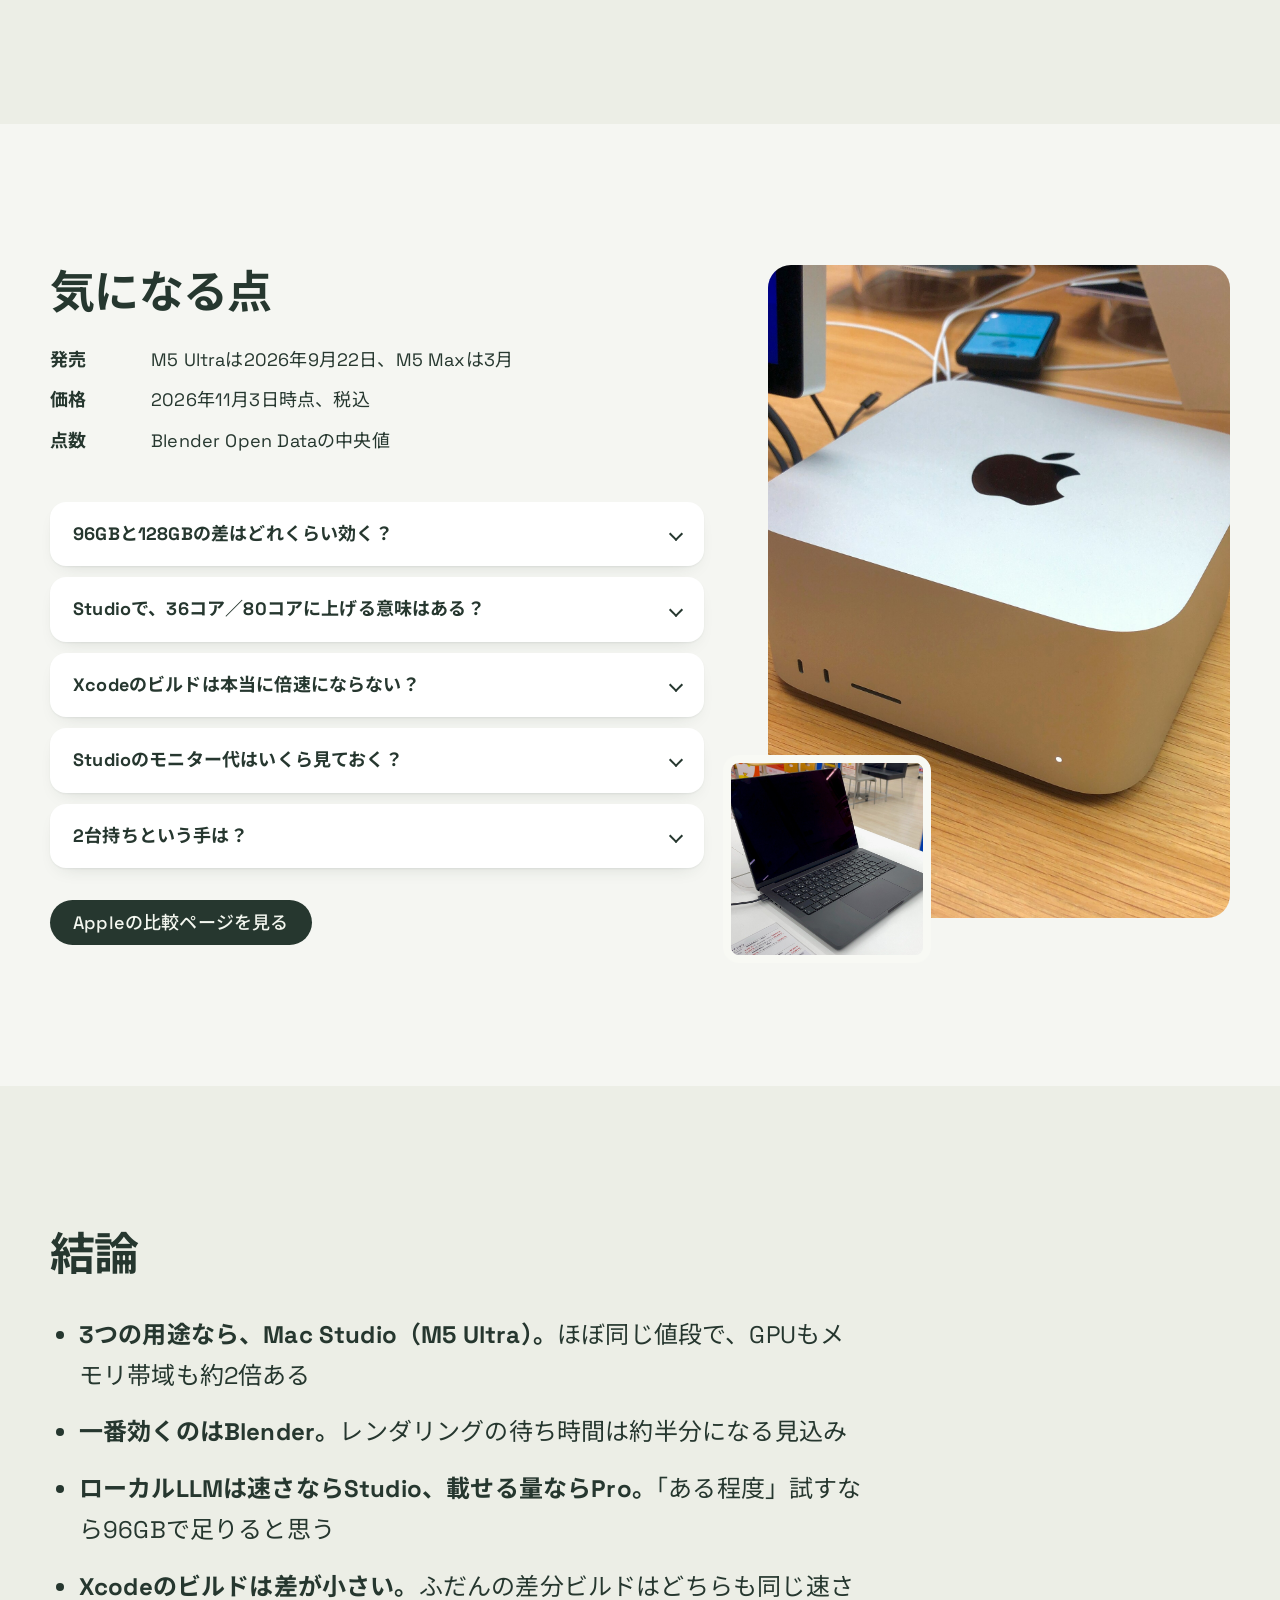
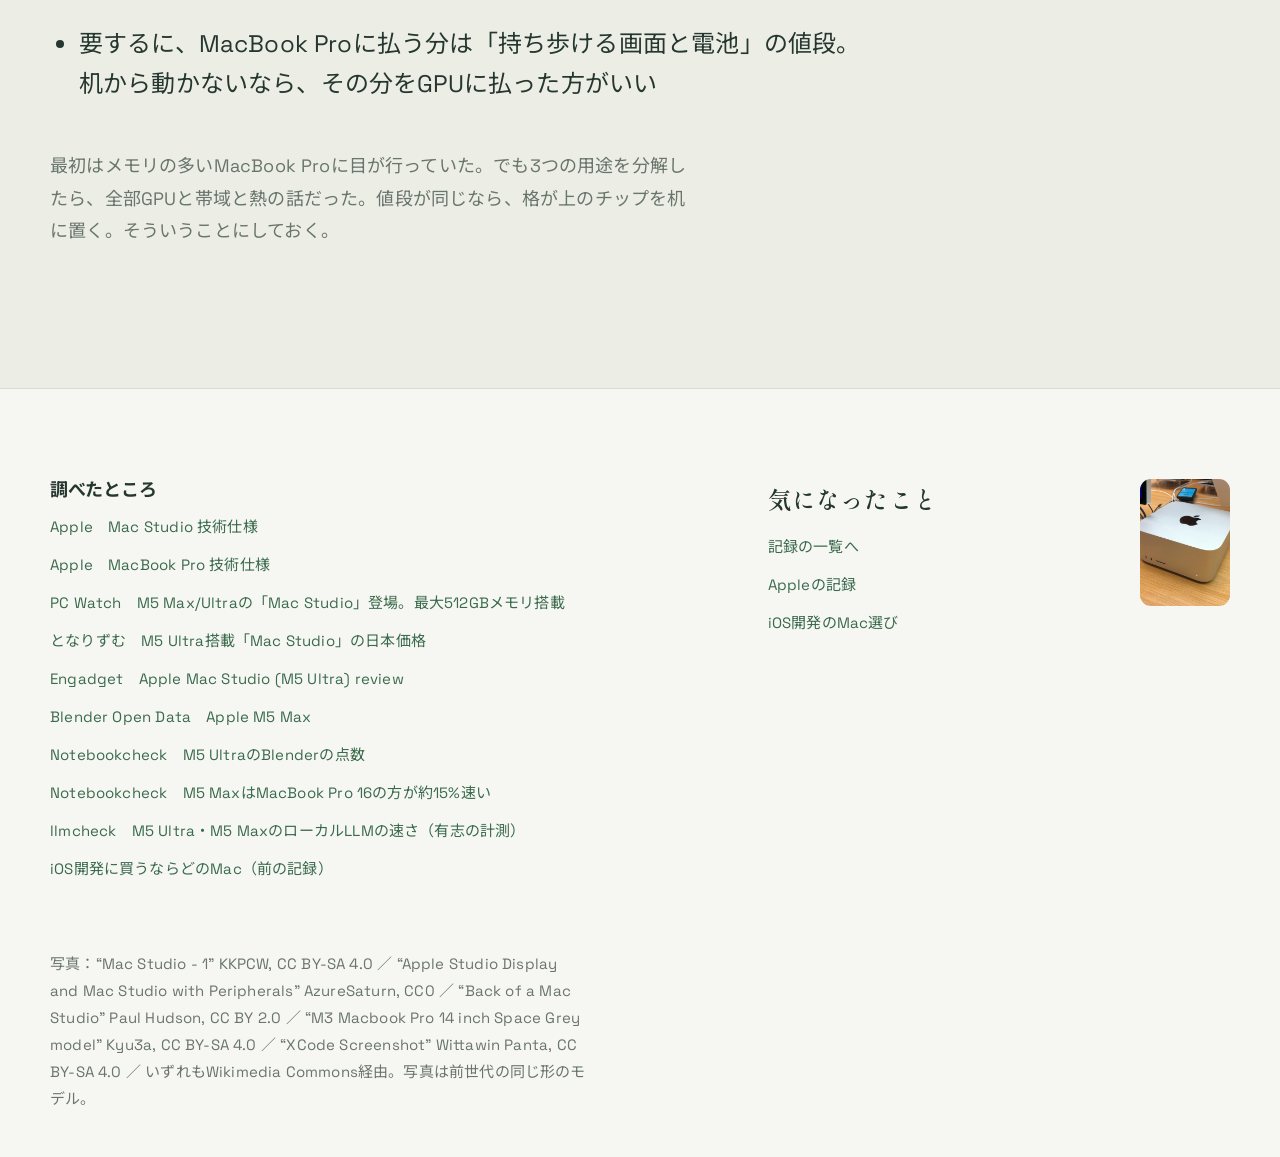
<file: site/posts/mac-studio-vs-macbook-pro/index.html>
<!doctype html>
<html lang="ja">
<head>
<meta charset="utf-8">
<meta name="viewport" content="width=device-width, initial-scale=1">
<title>Mac StudioかMacBook Proか ｜ 気になったこと</title>
<meta name="description" content="ローカルLLM、iOSアプリのビルド、Blenderのレンダリングの3つに使う前提で、M5 UltraのMac StudioとM5 MaxのMacBook Proのどちらが自分向きか比べた記録。">
<link rel="preconnect" href="https://fonts.googleapis.com">
<link rel="preconnect" href="https://fonts.gstatic.com" crossorigin>
<link href="https://fonts.googleapis.com/css2?family=BIZ+UDGothic&family=IBM+Plex+Mono:wght@400;500&family=Instrument+Serif:ital@0;1&family=Shippori+Mincho:wght@500;600&family=Space+Grotesk:wght@400;500;700&family=Noto+Sans+JP:wght@400;500;700&display=swap" rel="stylesheet">
<link rel="stylesheet" href="../../css/site.css">
<link rel="stylesheet" href="../../css/article.css">
<script>document.documentElement.classList.add('js')</script>
</head>
<body>

<header class="hero">
  <img class="hero-photo" src="../../img/mac-studio/mac-studio-1.jpg" width="1920" height="1920" alt="木の机に置かれたMac Studio。前面にUSB-C 2つとSDカードスロット">
  <div class="hero-card">
    <div class="hero-top">
      <a class="hero-home" href="../../">気になったこと</a>
      <ul class="tags" aria-label="タグ">
        <li><a class="tag" href="../../?tag=Apple">Apple</a></li>
        <li><a class="tag" href="../../?tag=AI">AI</a></li>
        <li><a class="tag" href="../../?tag=iOS開発">iOS開発</a></li>
        <li><a class="tag" href="../../?tag=買うか迷い中">買うか迷い中</a></li>
      </ul>
    </div>
    <h1>Mac StudioかMacBook Proか</h1>
    <p class="hero-lead">ローカルLLM、iOSアプリのビルド、Blenderでの実写っぽい動画。この3つの待ち時間を減らしたくて、M5 UltraのMac StudioとM5 MaxのMacBook Proを比べた。値段はほぼ同じで、中身は倍近く違う。</p>
    <dl class="hero-facts">
      <div><dt>比べた2台</dt><dd>Studio・Pro</dd></div>
      <div><dt>価格</dt><dd>どちらも<span class="num">118</span>〜<span class="num">120</span>万円前後</dd></div>
      <div><dt>GPU</dt><dd><span class="num">80</span>コア 対 <span class="num">40</span>コア</dd></div>
    </dl>
    <div class="hero-foot">
      <a class="btn" href="#flow-h">判断フローを見る</a>
      <a href="#conclusion">結論だけ読む</a>
    </div>
  </div>
</header>

<main>

<section class="learn wrap" aria-labelledby="learn-h">
  <h2 id="learn-h" class="rise">この記事でわかること</h2>
  <div class="learn-body">
    <ul class="learn-list">
      <li class="rise" style="--i:1"><a href="#spec-h">見積もった2台のスペック</a><span>同じ値段で何が違うかを1枚の表に</span></li>
      <li class="rise" style="--i:2"><a href="#llm-h">ローカルLLM</a><span>速さは帯域、載るかどうかはメモリ量で決まる</span></li>
      <li class="rise" style="--i:3"><a href="#use-h">ビルドとレンダリング</a><span>Xcodeのビルド、Blenderの待ち時間、熱</span></li>
      <li class="rise" style="--i:4"><a href="#wait-h">待ち時間の目安</a><span>同じ仕事が何分で終わるかを図にした</span></li>
      <li class="rise" style="--i:5"><a href="#flow-h">どちらを買うか</a><span>持ち歩くかどうかで決まる判断フロー</span></li>
    </ul>
    <p class="learn-short rise" style="--i:3"><strong>先に結論。</strong>3つの用途なら、Mac Studio（M5 Ultra）の方が向いていると思う。ほぼ同じ値段で、GPUもメモリ帯域も約2倍。MacBook Proを選ぶ理由は「外に持ち出したい」だけ。</p>
  </div>
</section>

<section class="intro wrap" aria-labelledby="need-h">
  <div class="intro-text">
    <h2 id="need-h" class="rise">3つの用途で効くもの</h2>
    <p class="rise" style="--i:1">先に、用途ごとに何が速さを決めるかを整理しておく。ここがわかると、スペック表のどこを見ればいいかが絞れる。</p>
    <ul class="intro-points rise" style="--i:2">
      <li><strong>ローカルLLM</strong>：文章を出す速さはメモリ帯域でほぼ決まる。どこまで大きいモデルが動くかはメモリ量で決まる</li>
      <li><strong>iOSのビルド</strong>：差分ビルドは1コアの速さ、クリーンビルドはコアの数。長く回すと熱も効く</li>
      <li><strong>Blender</strong>：Cyclesのレンダリングは、ほぼGPUのコア数に比例する。数十分回すので冷やせるかどうかも大事</li>
    </ul>
    <p class="rise" style="--i:3">要するに、3つとも「GPU」「帯域」「熱」の勝負になる。1コアの速さはM5 UltraもM5 Maxも同じなので、そこでは差がつかない。</p>
  </div>
  <figure class="intro-plates">
    <div class="plate rise" style="--i:2">
      <img src="../../img/mac-studio/mac-studio-desk.jpg" width="1920" height="1440" alt="Studio Display、キーボード、トラックパッドと並べたMac Studio" loading="lazy" decoding="async">
      <figcaption>Mac Studioはモニターとキーボードが別に要る</figcaption>
    </div>
    <div class="plate rise" style="--i:3">
      <img src="../../img/macbook/m3-macbook-pro-14-inch-space-grey.jpg" width="1920" height="1440" alt="店頭に置かれた14インチMacBook Pro" loading="lazy" decoding="async">
      <figcaption>MacBook Pro 14。M5 Maxも同じ形</figcaption>
    </div>
  </figure>
</section>

<section class="pro wrap" aria-labelledby="spec-h">
  <h2 id="spec-h" class="rise">見積もった2台</h2>
  <p class="pro-lead rise" style="--i:1">Apple Storeで組んだ構成をそのまま並べた。値段はほぼ同じなのに、チップの格が1段違う。</p>
  <div class="table-scroll rise" style="--i:2">
    <table class="pro-table">
      <caption class="visually-hidden">見積もったMac StudioとMacBook Proのスペック比較</caption>
      <thead><tr><th scope="col">項目</th><th scope="col">Mac Studio（M5 Ultra）</th><th scope="col">MacBook Pro（M5 Max）</th></tr></thead>
      <tbody>
        <tr><th scope="row">価格</th><td data-label="Mac Studio">1,183,800円（1TBの場合）＋2TB分</td><td data-label="MacBook Pro">1,194,800円（見積もり画面の値）</td></tr>
        <tr><th scope="row">CPU</th><td data-label="Mac Studio">36コア</td><td data-label="MacBook Pro">18コア</td></tr>
        <tr><th scope="row">GPU</th><td data-label="Mac Studio">80コア</td><td data-label="MacBook Pro">40コア</td></tr>
        <tr><th scope="row">Neural Engine</th><td data-label="Mac Studio">32コア</td><td data-label="MacBook Pro">16コア</td></tr>
        <tr><th scope="row">メモリ</th><td data-label="Mac Studio">96GB</td><td data-label="MacBook Pro">128GB</td></tr>
        <tr><th scope="row">メモリ帯域</th><td data-label="Mac Studio">1.2TB/s</td><td data-label="MacBook Pro">614GB/s</td></tr>
        <tr><th scope="row">SSD</th><td data-label="Mac Studio">2TB</td><td data-label="MacBook Pro">2TB以上（M5 Maxは2TBから）</td></tr>
        <tr><th scope="row">Thunderbolt 5</th><td data-label="Mac Studio">6基（背面4、前面2）</td><td data-label="MacBook Pro">3基</td></tr>
        <tr><th scope="row">重さ</th><td data-label="Mac Studio">3.6kg（据え置き）</td><td data-label="MacBook Pro">14型1.62kg／16型2.15kg</td></tr>
        <tr><th scope="row">画面・電池</th><td data-label="Mac Studio">なし</td><td data-label="MacBook Pro">XDR 120Hz、最大20〜22時間</td></tr>
      </tbody>
    </table>
  </div>
  <p class="pro-note rise" style="--i:3">Mac Studioの2TB構成の値段は、記事の時点で確認できなかった。報じられているのは36コア／80コア・96GB・1TBで1,183,800円まで。MacBook Proの見積もりも、画面サイズとSSDの容量は自分のスクリーンショットに写っていなかったので、注文前に見直す。</p>
</section>

<section id="llm" class="prices wrap" aria-labelledby="llm-h">
  <div class="prices-head">
    <h2 id="llm-h" class="rise">ローカルLLM</h2>
    <p class="rise" style="--i:1">ここだけは2台の得意が分かれる。Mac Studioは速い。MacBook Proはメモリが32GB多い。</p>
    <img class="prices-photo rise" style="--i:2" src="../../img/mac-studio/back-of-mac-studio.jpg" width="1920" height="1280" alt="Mac Studioの背面。電源、Thunderbolt、USB-A、Ethernet、HDMI" loading="lazy" decoding="async">
  </div>
  <div class="menu">
    <div class="menu-group rise">
      <h3>出す速さ（帯域）</h3>
      <ul>
        <li><div class="row"><span>Mac Studio</span><span class="num">1.2TB/s</span></div><p>文章が出る速さはほぼ帯域に比例する</p></li>
        <li><div class="row"><span>MacBook Pro</span><span class="num">614GB/s</span></div><p>Studioの約半分</p></li>
      </ul>
    </div>
    <div class="menu-group rise" style="--i:1">
      <h3>70Bの密モデル（参考値）</h3>
      <ul>
        <li><div class="row"><span>M5 Ultra</span><span class="num">約50 tok/s</span></div><p>有志の計測。条件はそろっていない</p></li>
        <li><div class="row"><span>M5 Max</span><span class="num">約31 tok/s</span></div><p>同上。読むより速いので、どちらも実用</p></li>
      </ul>
    </div>
    <div class="menu-group rise" style="--i:2">
      <h3>載せられる量（メモリ）</h3>
      <ul>
        <li><div class="row"><span>Mac Studio 96GB</span><span class="num">〜70GB台</span></div><p>70Bの4〜8bit、120B級のMoEの4bitまで</p></li>
        <li><div class="row"><span>MacBook Pro 128GB</span><span class="num">〜90GB台</span></div><p>もう一回り大きいモデルや、長い文脈に余裕</p></li>
      </ul>
    </div>
    <div class="menu-group rise" style="--i:3">
      <h3>自分の「ある程度」なら</h3>
      <ul>
        <li><div class="row"><span>96GBで足りる</span><span class="num">◎</span></div><p>試したいのは70B前後や中くらいのMoE</p></li>
        <li><div class="row"><span>200B級を動かす</span><span class="num">×</span></div><p>4bitでも100GBを超える。どちらでも無理</p></li>
      </ul>
    </div>
  </div>
</section>

<section class="changes" aria-labelledby="use-h">
  <div class="wrap changes-inner">
    <div class="changes-head">
      <h2 id="use-h" class="rise">ビルドとレンダリング</h2>
      <p class="rise" style="--i:1">場面ごとに比べた。◎が一番いい。差がはっきり出るのはBlenderで、ビルドは思ったほど差がつかない。</p>
      <img class="changes-photo rise" style="--i:2" src="../../img/macbook/xcode-screenshot.png" width="1920" height="1247" alt="XcodeでSwiftUIのコードを編集している画面" loading="lazy" decoding="async">
      <p class="changes-cap">Xcode。ふだんの差分ビルドは1コアの速さで決まる</p>
    </div>
    <table class="diff stack">
      <caption class="visually-hidden">ビルドとレンダリングの場面ごとの比較</caption>
      <thead><tr><th scope="col">場面</th><th scope="col">Studio</th><th scope="col">Pro</th></tr></thead>
      <tbody>
        <tr><th scope="row">Xcodeの差分ビルド</th><td data-label="Studio">○ 1コアの速さは同じ</td><td data-label="Pro">○ 同じ</td></tr>
        <tr><th scope="row">クリーンビルド</th><td data-label="Studio">◎ 36コア</td><td data-label="Pro">○ 18コア。2倍の差にはならない</td></tr>
        <tr><th scope="row">Blender Cycles</th><td data-label="Studio">◎ 約15,350点</td><td data-label="Pro">○ 約8,100点</td></tr>
        <tr><th scope="row">長時間回したとき</th><td data-label="Studio">◎ ファンが大きく静か</td><td data-label="Pro">△ 14型は熱で落ちやすい。16型の方が15〜18%速い</td></tr>
        <tr><th scope="row">動画の書き出し</th><td data-label="Studio">◎ レビューでは9分の4K動画を1分13秒</td><td data-label="Pro">○</td></tr>
        <tr><th scope="row">持ち運び</th><td data-label="Studio">×</td><td data-label="Pro">◎</td></tr>
      </tbody>
    </table>
  </div>
</section>

<section class="body-figure wrap" aria-labelledby="wait-h">
  <div class="body-text">
    <h2 id="wait-h" class="rise">待ち時間の目安</h2>
    <p class="rise" style="--i:1">Blender Open Dataの点数（M5 Ultraは約15,350点、M5 Max 40コアは約8,107点）から、同じシーンが何分で終わるかを逆算した。点数は時間あたりにこなせる量なので、待ち時間はほぼ反比例する。</p>
    <ul class="rise" style="--i:2">
      <li><strong>M5 Maxで10分</strong>のフレームは、M5 Ultraだと<strong>約5分</strong></li>
      <li><strong>240フレーム</strong>（24fpsで10秒）なら、40時間が約21時間になる</li>
      <li>14型のProで連続して回すと、熱でさらに遅くなる可能性がある</li>
    </ul>
    <p class="rise" style="--i:3">M5 Ultraの点数は、まだ登録が少ない時点の値。増えると少し動くかもしれない。それでも約1.9倍の差は大きいと思う。一晩回すか、半日で終わるかの差になる。</p>
  </div>
  <figure class="drawing rise" style="--i:2">
    <svg viewBox="0 0 480 560" role="img" aria-labelledby="wait-t">
      <title id="wait-t">Blenderで240フレームを書き出すときの待ち時間の目安。M5 Maxは約40時間、M5 Ultraは約21時間</title>
      <g font-family="Noto Sans JP, sans-serif" font-size="24" fill="#26372f">
        <text x="24" y="48" font-weight="700">240フレームの書き出し</text>
        <text x="24" y="80" font-size="20" fill="#69756d">M5 Maxで1フレーム10分の場合</text>
        <text x="24" y="150" font-weight="700">M5 Max（Pro）</text>
        <rect x="24" y="166" width="432" height="64" rx="16" fill="#c9d1c4"/>
        <text x="440" y="208" text-anchor="end" font-weight="700">約40時間</text>
        <text x="24" y="296" font-weight="700">M5 Ultra（Studio）</text>
        <rect x="24" y="312" width="227" height="64" rx="16" fill="#3b6a4c"/>
        <text x="235" y="354" text-anchor="end" fill="#ffffff" font-weight="700">約21時間</text>
        <line x1="24" y1="420" x2="456" y2="420" stroke="#d7ddd2" stroke-width="2"/>
        <text x="24" y="460" font-size="20" fill="#69756d">Blender Open Dataの点数の比から計算</text>
        <text x="24" y="492" font-size="20" fill="#69756d">15,350点 ÷ 8,107点 ＝ 約1.9倍</text>
        <text x="24" y="524" font-size="20" fill="#69756d">熱による低下は含めていない</text>
      </g>
    </svg>
    <figcaption>待ち時間の目安（自分で計算して描いた図。実測ではない）</figcaption>
  </figure>
</section>

<section class="verdict wrap" aria-labelledby="flow-h">
  <h2 id="flow-h" class="rise">どちらを買うか</h2>
  <figure class="flow rise" style="--i:1">
<pre aria-label="判断フロー：外でも重い作業をするならMacBook Pro 16インチ。家の机が中心なら、100GBを超えるモデルを動かしたい場合はどちらも足りず、そうでなければモニターがあればMac Studio、なければMac Studioとモニターを一緒に買う。">どこで使う？
├─ 外でも重い作業をする → Pro（16型）
└─ ほぼ家の机
　　├─ 100GB超のモデルを動かす
　　│　　　　　　→ どちらも足りない
　　└─ 70B前後まででいい
　　　　├─ モニターがある → Studio
　　　　└─ モニターもない → Studio＋モニター</pre>
    <figcaption>自分用の判断フロー</figcaption>
  </figure>
  <div class="verdict-cols">
    <div class="verdict-col rise" style="--i:1">
      <h3>Mac Studioがいい人</h3>
      <ul>
        <li>作業はほぼ家の机。重い仕事は机で回せばいい</li>
        <li>Blenderの待ち時間を本気で減らしたい。GPUは約2倍</li>
        <li>LLMの返事を速くしたい。帯域も約2倍</li>
        <li>レンダリングを一晩回しても、熱と音を気にしたくない</li>
      </ul>
    </div>
    <div class="verdict-col rise" style="--i:2">
      <h3>MacBook Proがいい人</h3>
      <ul>
        <li>外や出張先でも、ビルドやレンダリングを回す</li>
        <li>速さより、少しでも大きいモデルを載せたい（128GB）</li>
        <li>買うなら16型。14型は長い作業で熱に負けやすい</li>
        <li>128GBは48GBより36万円高い。LLMが軽めなら64GBも手</li>
      </ul>
    </div>
  </div>
</section>

<section class="faq" aria-labelledby="faq-h">
  <div class="wrap faq-inner">
    <div class="faq-left">
      <h2 id="faq-h" class="rise">気になる点</h2>
      <dl class="faq-facts rise" style="--i:1">
        <div><dt>発売</dt><dd>M5 Ultraは2026年9月22日、M5 Maxは3月</dd></div>
        <div><dt>価格</dt><dd>2026年11月3日時点、税込</dd></div>
        <div><dt>点数</dt><dd>Blender Open Dataの中央値</dd></div>
      </dl>
      <div class="qa">
        <details class="rise">
          <summary>96GBと128GBの差はどれくらい効く？</summary>
          <p>載せられるモデルの上限が一回り変わる。ただ、macOSはメモリを全部GPUに回せるわけではないので、どちらも実際に使えるのは7割強くらいだと思っておく。70B前後や120B級のMoEを4bitで試す程度なら、96GBで足りるはず。</p>
        </details>
        <details class="rise">
          <summary>Studioで、36コア／80コアに上げる意味はある？</summary>
          <p>Blenderを回すならあると思う。30コア／64コアとの差は約23万円で、GPUが25%増える。LLMの速さは帯域で決まるので、こちらはあまり変わらないかもしれない。</p>
        </details>
        <details class="rise">
          <summary>Xcodeのビルドは本当に倍速にならない？</summary>
          <p>ならないと思う。ふだんの差分ビルドは数ファイルだけなので、1コアの速さで決まる。そこはM5 UltraとM5 Maxで同じ。クリーンビルドやテストを並列で回すときは、コアが多い方が縮む。ただ、リンクなど1本でしか進まない工程もある。</p>
        </details>
        <details class="rise">
          <summary>Studioのモニター代はいくら見ておく？</summary>
          <p>モニターとキーボードとマウスを持っていなければ、その分が上乗せになる。手持ちの4Kモニターが使えるなら追加はほぼない。</p>
        </details>
        <details class="rise">
          <summary>2台持ちという手は？</summary>
          <p>Studioを家に置いて、外ではMacBook Airで軽い作業をする形。重いレンダリングやLLMは家のStudioに任せて、外から画面共有でのぞけばいい。予算は増えるが、一番ストレスは少ないと思う。</p>
        </details>
      </div>
      <a class="btn faq-btn" href="https://www.apple.com/jp/mac/compare/" rel="noopener">Appleの比較ページを見る</a>
    </div>
    <div class="faq-photos">
      <img class="faq-tall" src="../../img/mac-studio/mac-studio-1.jpg" width="1920" height="1920" alt="斜め上から見たMac Studio" loading="lazy" decoding="async">
      <img class="faq-square" src="../../img/macbook/m3-macbook-pro-14-inch-space-grey.jpg" width="1920" height="1440" alt="店頭の14インチMacBook Pro" loading="lazy" decoding="async">
    </div>
  </div>
</section>

<section id="conclusion" class="conclusion wrap" aria-labelledby="conclusion-h">
  <h2 id="conclusion-h" class="rise">結論</h2>
  <ul class="conclusion-list">
    <li class="rise"><strong>3つの用途なら、Mac Studio（M5 Ultra）。</strong>ほぼ同じ値段で、GPUもメモリ帯域も約2倍ある</li>
    <li class="rise" style="--i:1"><strong>一番効くのはBlender。</strong>レンダリングの待ち時間は約半分になる見込み</li>
    <li class="rise" style="--i:2"><strong>ローカルLLMは速さならStudio、載せる量ならPro。</strong>「ある程度」試すなら96GBで足りると思う</li>
    <li class="rise" style="--i:3"><strong>Xcodeのビルドは差が小さい。</strong>ふだんの差分ビルドはどちらも同じ速さ</li>
    <li class="rise" style="--i:4">要するに、MacBook Proに払う分は「持ち歩ける画面と電池」の値段。机から動かないなら、その分をGPUに払った方がいい</li>
  </ul>
  <p class="conclusion-close rise">最初はメモリの多いMacBook Proに目が行っていた。でも3つの用途を分解したら、全部GPUと帯域と熱の話だった。値段が同じなら、格が上のチップを机に置く。そういうことにしておく。</p>
</section>

</main>

<footer class="back">
  <div class="back-card">
    <div class="back-msg">
      <h2>調べたところ</h2>
      <ul class="sources">
        <li><a href="https://www.apple.com/jp/mac-studio/specs/" rel="noopener">Apple　Mac Studio 技術仕様</a></li>
        <li><a href="https://www.apple.com/jp/macbook-pro/specs/" rel="noopener">Apple　MacBook Pro 技術仕様</a></li>
        <li><a href="https://pc.watch.impress.co.jp/docs/news/2135555.html" rel="noopener">PC Watch　M5 Max/Ultraの「Mac Studio」登場。最大512GBメモリ搭載</a></li>
        <li><a href="https://www.apple-hacks.com/entry/mac-studio-m5-max-ultra-japan-price-2026" rel="noopener">となりずむ　M5 Ultra搭載「Mac Studio」の日本価格</a></li>
        <li><a href="https://www.engadget.com/2263184/apple-mac-studio-m5-ultra-review/" rel="noopener">Engadget　Apple Mac Studio (M5 Ultra) review</a></li>
        <li><a href="https://opendata.blender.org/devices/Apple%20M5%20Max/" rel="noopener">Blender Open Data　Apple M5 Max</a></li>
        <li><a href="https://www.notebookcheck.net/M5-Ultra-vs-RTX-5090-80-core-M5-Ultra-GPU-crushes-RTX-5080-trails-5090-by-less-than-5.1404951.0.html" rel="noopener">Notebookcheck　M5 UltraのBlenderの点数</a></li>
        <li><a href="https://www.notebookcheck.net/Apple-s-M5-Max-in-the-MacBook-Pro-16-is-around-15-faster-compared-to-the-MacBook-Pro-14.1250872.0.html" rel="noopener">Notebookcheck　M5 MaxはMacBook Pro 16の方が約15%速い</a></li>
        <li><a href="https://llmcheck.net/blog/m5-ultra-vs-m3-ultra-vs-m5-max-local-llm/" rel="noopener">llmcheck　M5 Ultra・M5 MaxのローカルLLMの速さ（有志の計測）</a></li>
        <li><a href="../ios-dev-mac/">iOS開発に買うならどのMac（前の記録）</a></li>
      </ul>
    </div>
    <div class="back-addr">
      <img class="stamp" src="../../img/mac-studio/mac-studio-1.jpg" width="1920" height="1920" alt="" loading="lazy" decoding="async">
      <p class="back-sign">気になったこと</p>
      <ul class="back-links">
        <li><a href="../../">記録の一覧へ</a></li>
        <li><a href="../../?tag=Apple">Appleの記録</a></li>
        <li><a href="../ios-dev-mac/">iOS開発のMac選び</a></li>
      </ul>
    </div>
    <p class="imprint">写真：“Mac Studio - 1” KKPCW, CC BY-SA 4.0 ／ “Apple Studio Display and Mac Studio with Peripherals” AzureSaturn, CC0 ／ “Back of a Mac Studio” Paul Hudson, CC BY 2.0 ／ “M3 Macbook Pro 14 inch Space Grey model” Kyu3a, CC BY-SA 4.0 ／ “XCode Screenshot” Wittawin Panta, CC BY-SA 4.0 ／ いずれもWikimedia Commons経由。写真は前世代の同じ形のモデル。</p>
  </div>
</footer>

<script src="../../js/rise.js"></script>
</body>
</html>
</file>
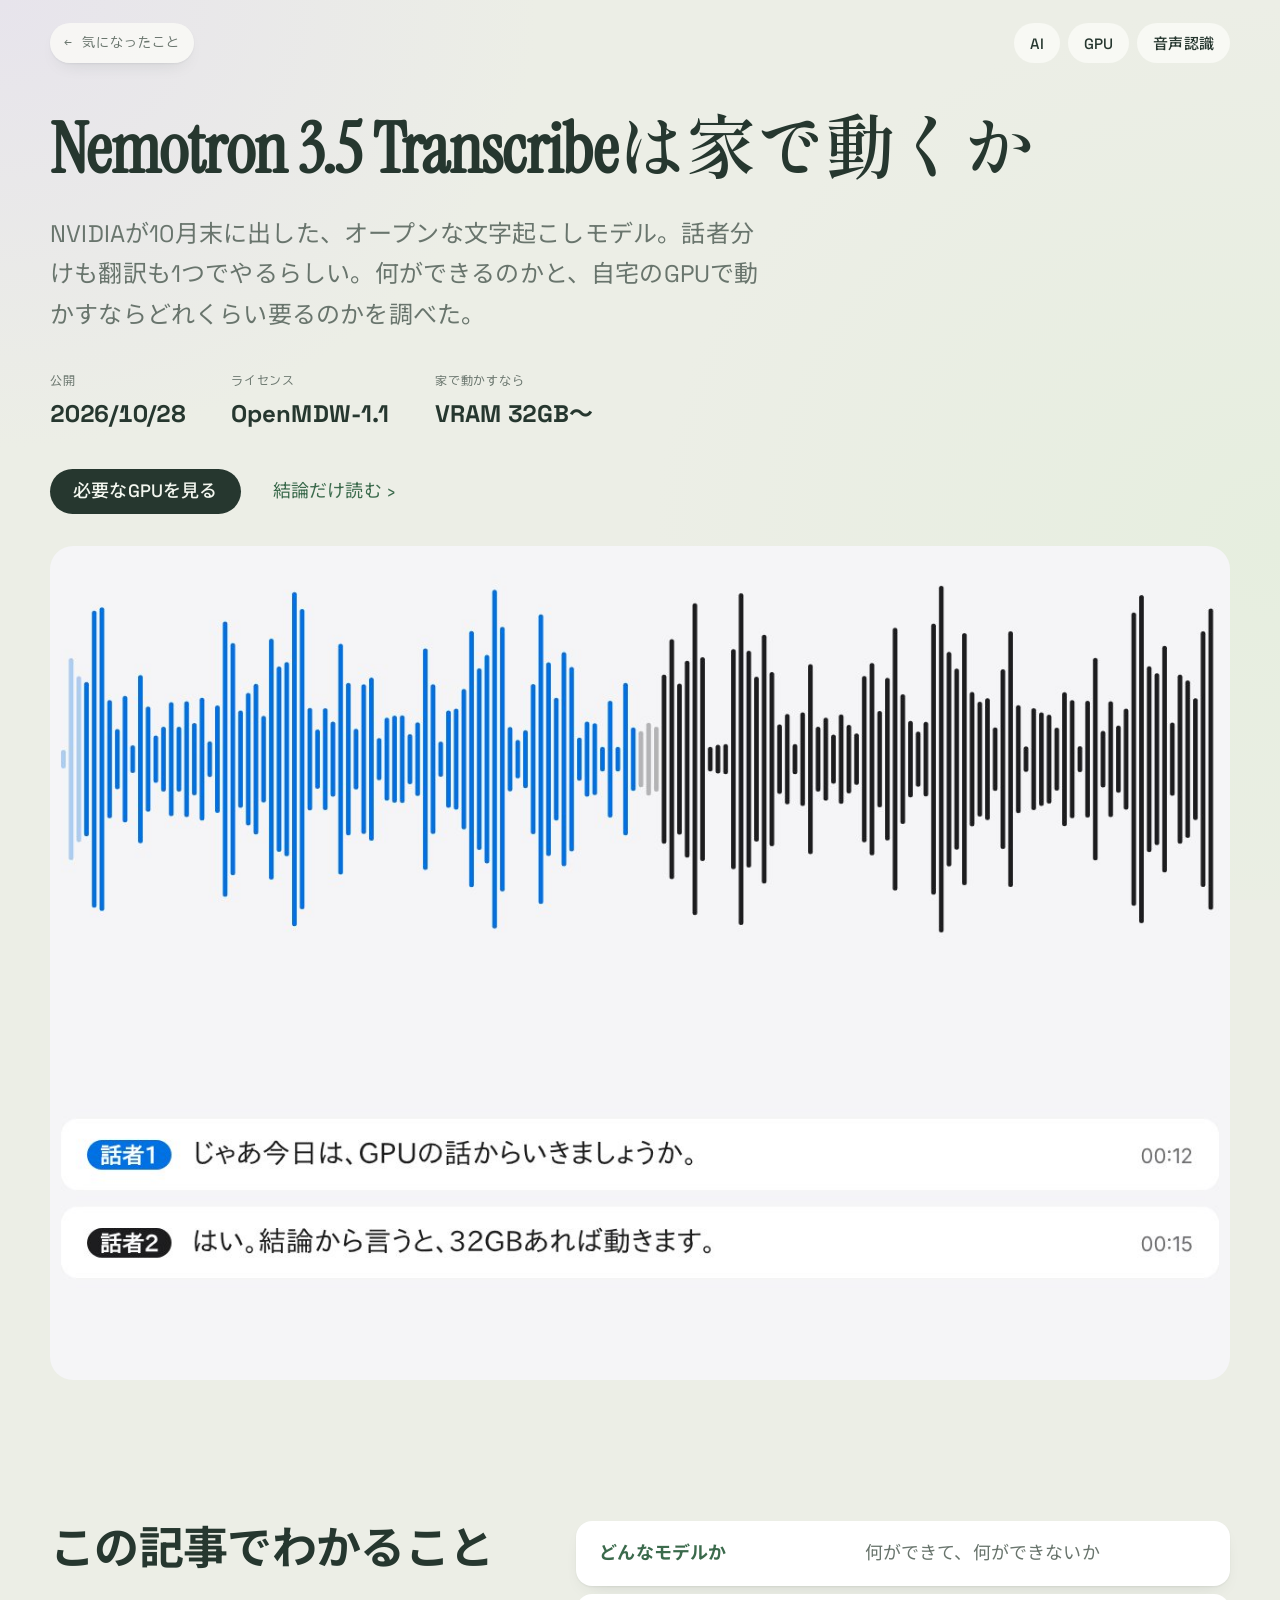
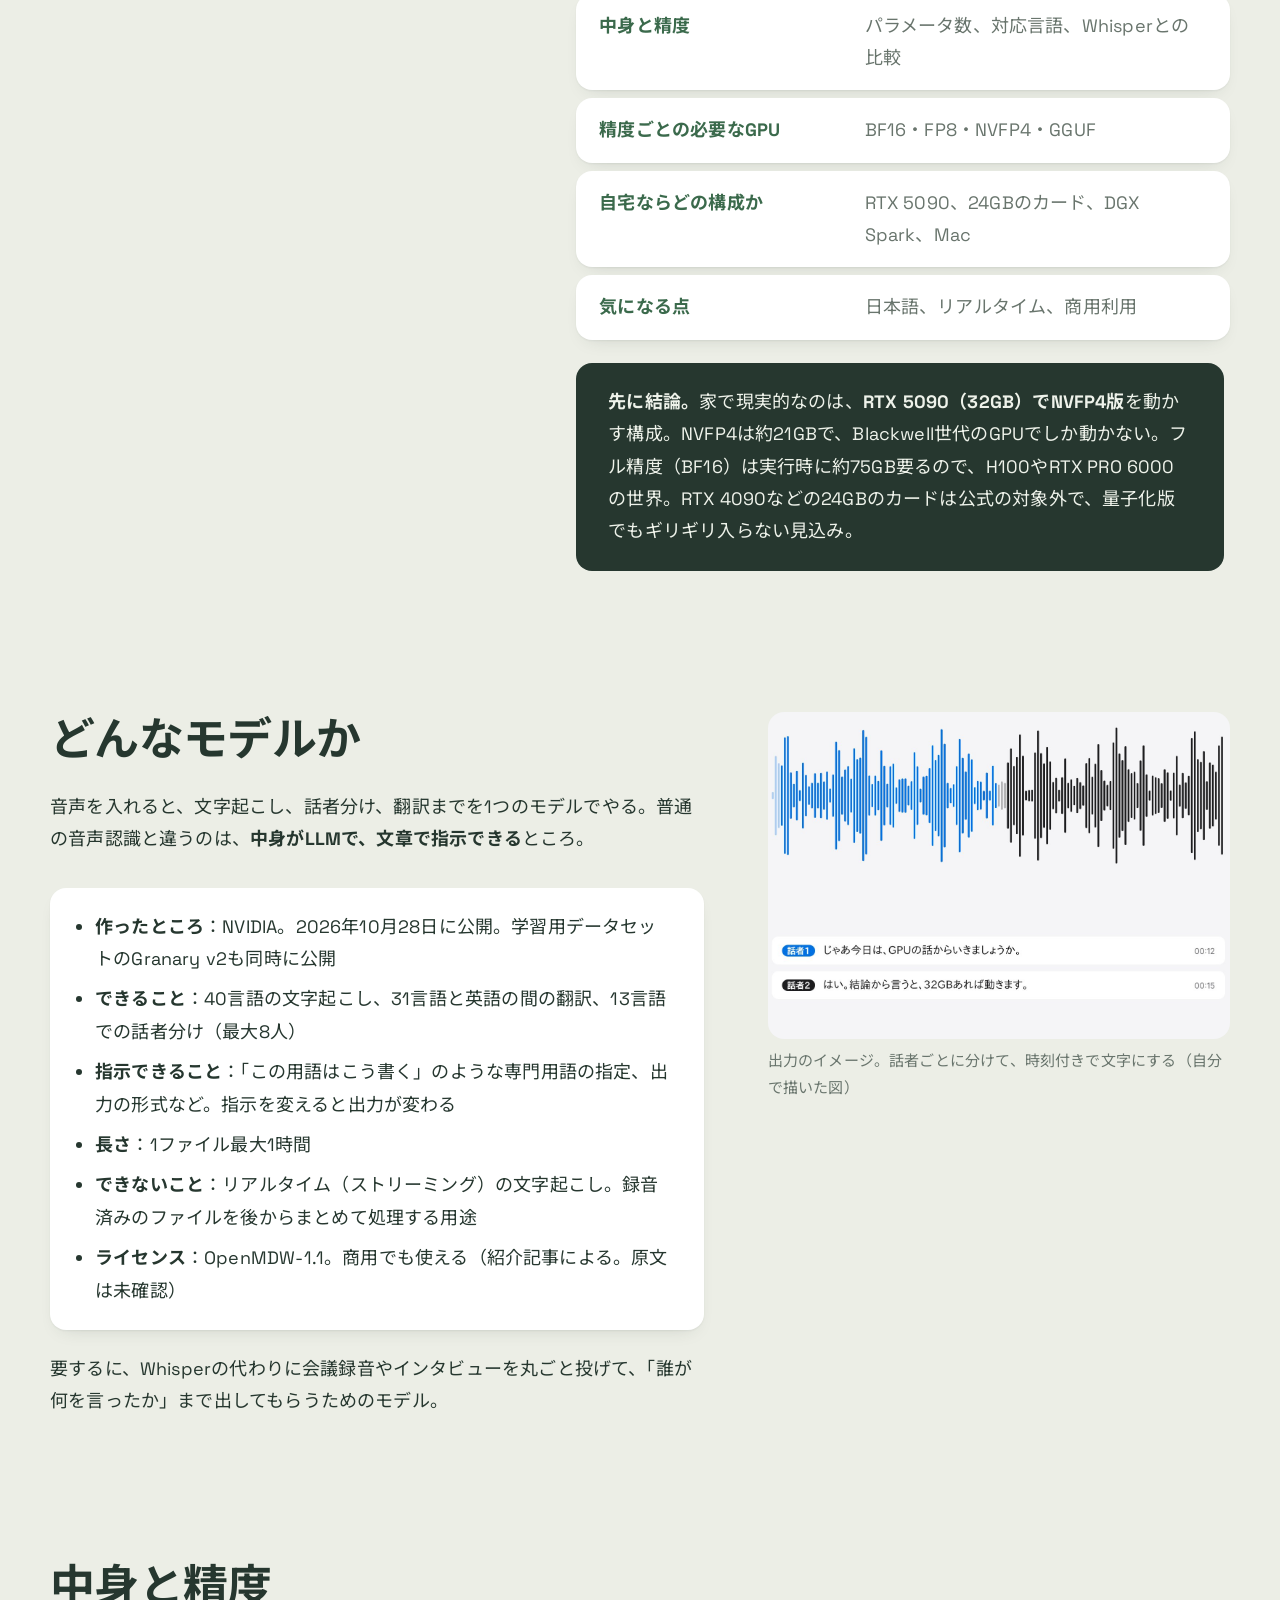
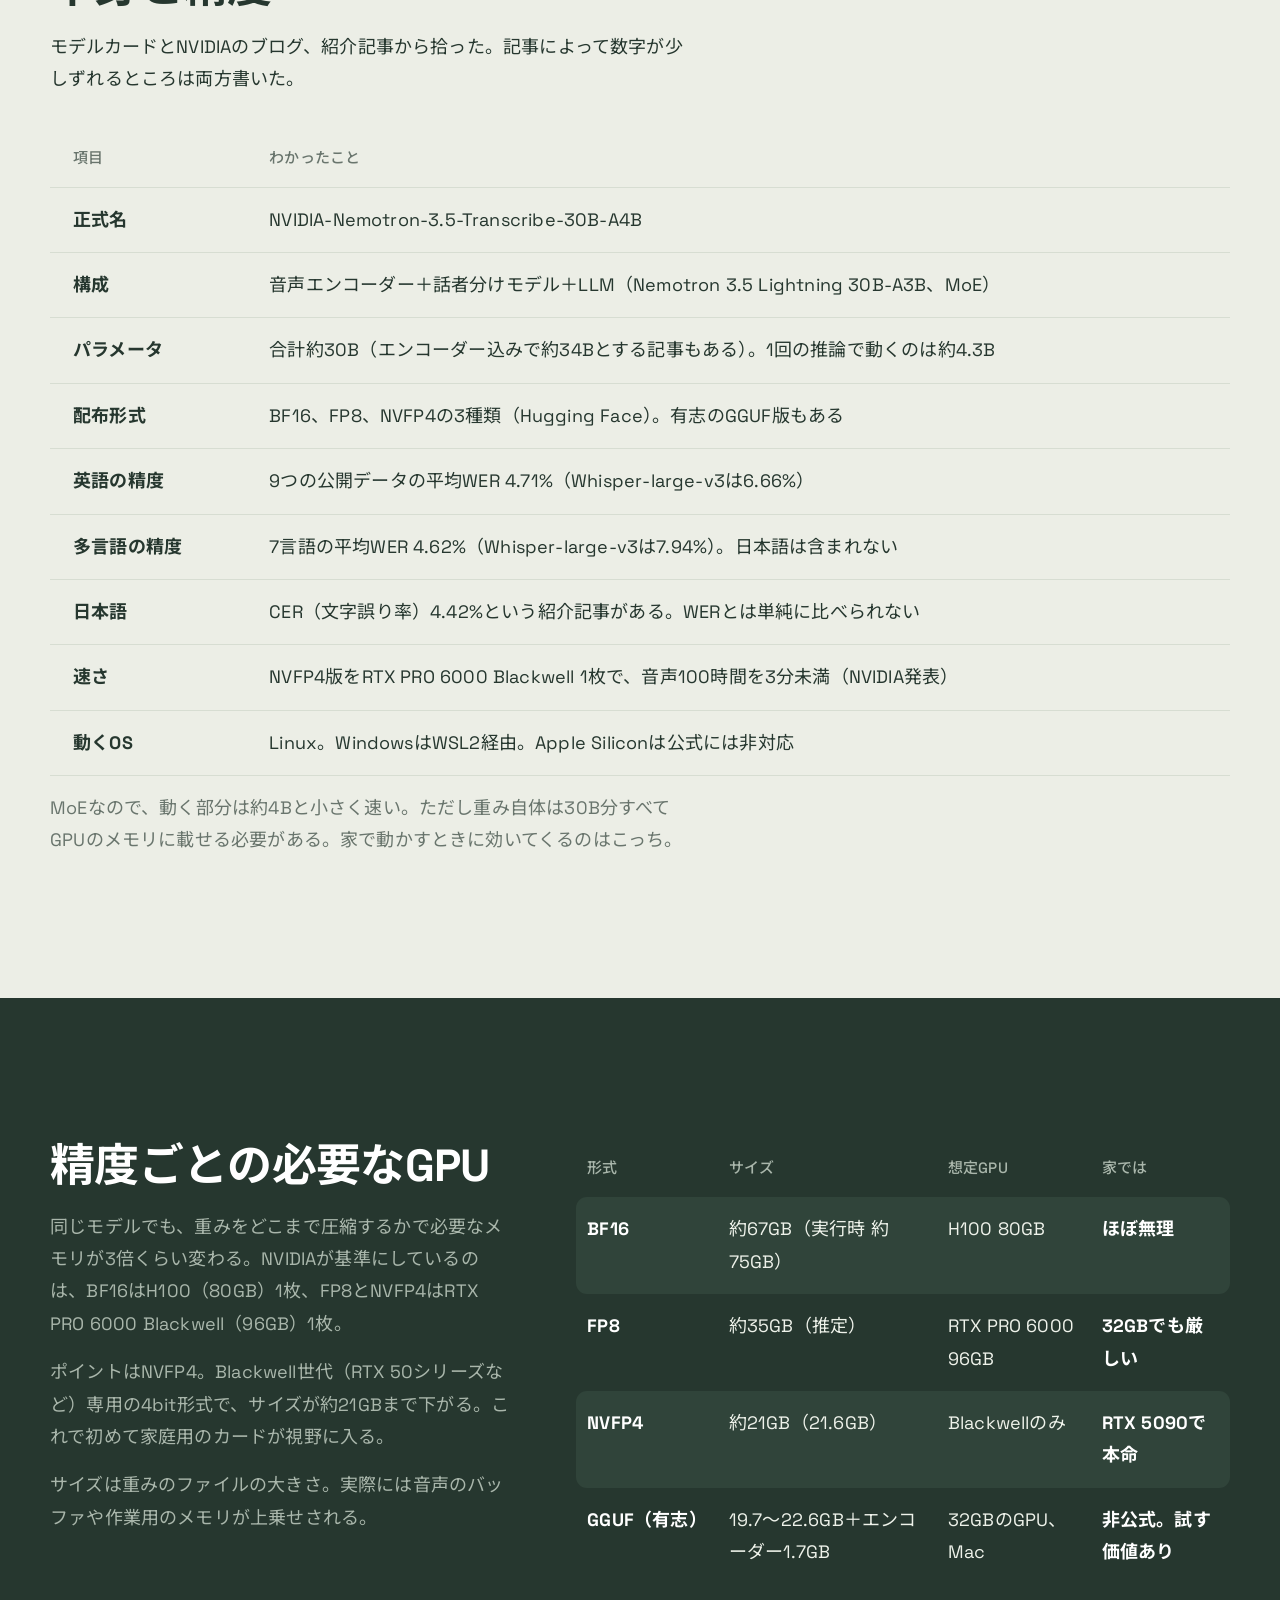
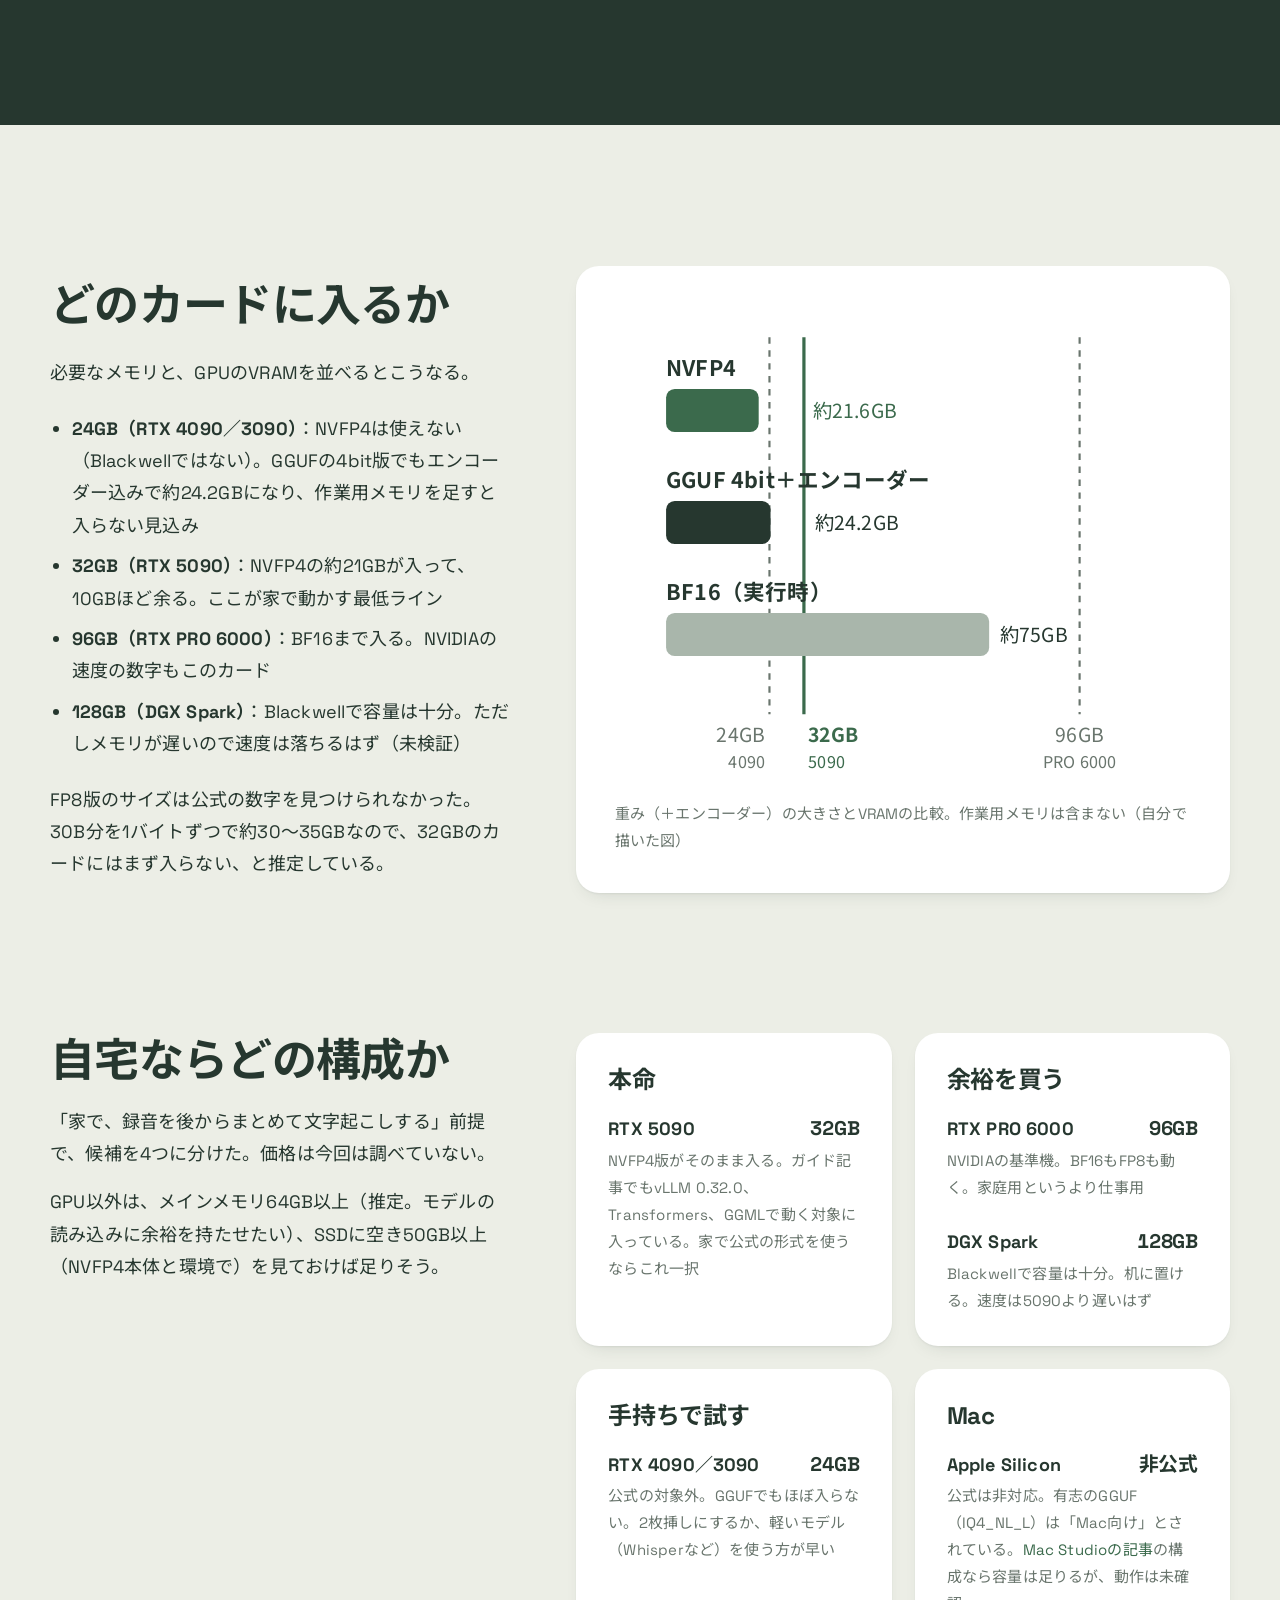
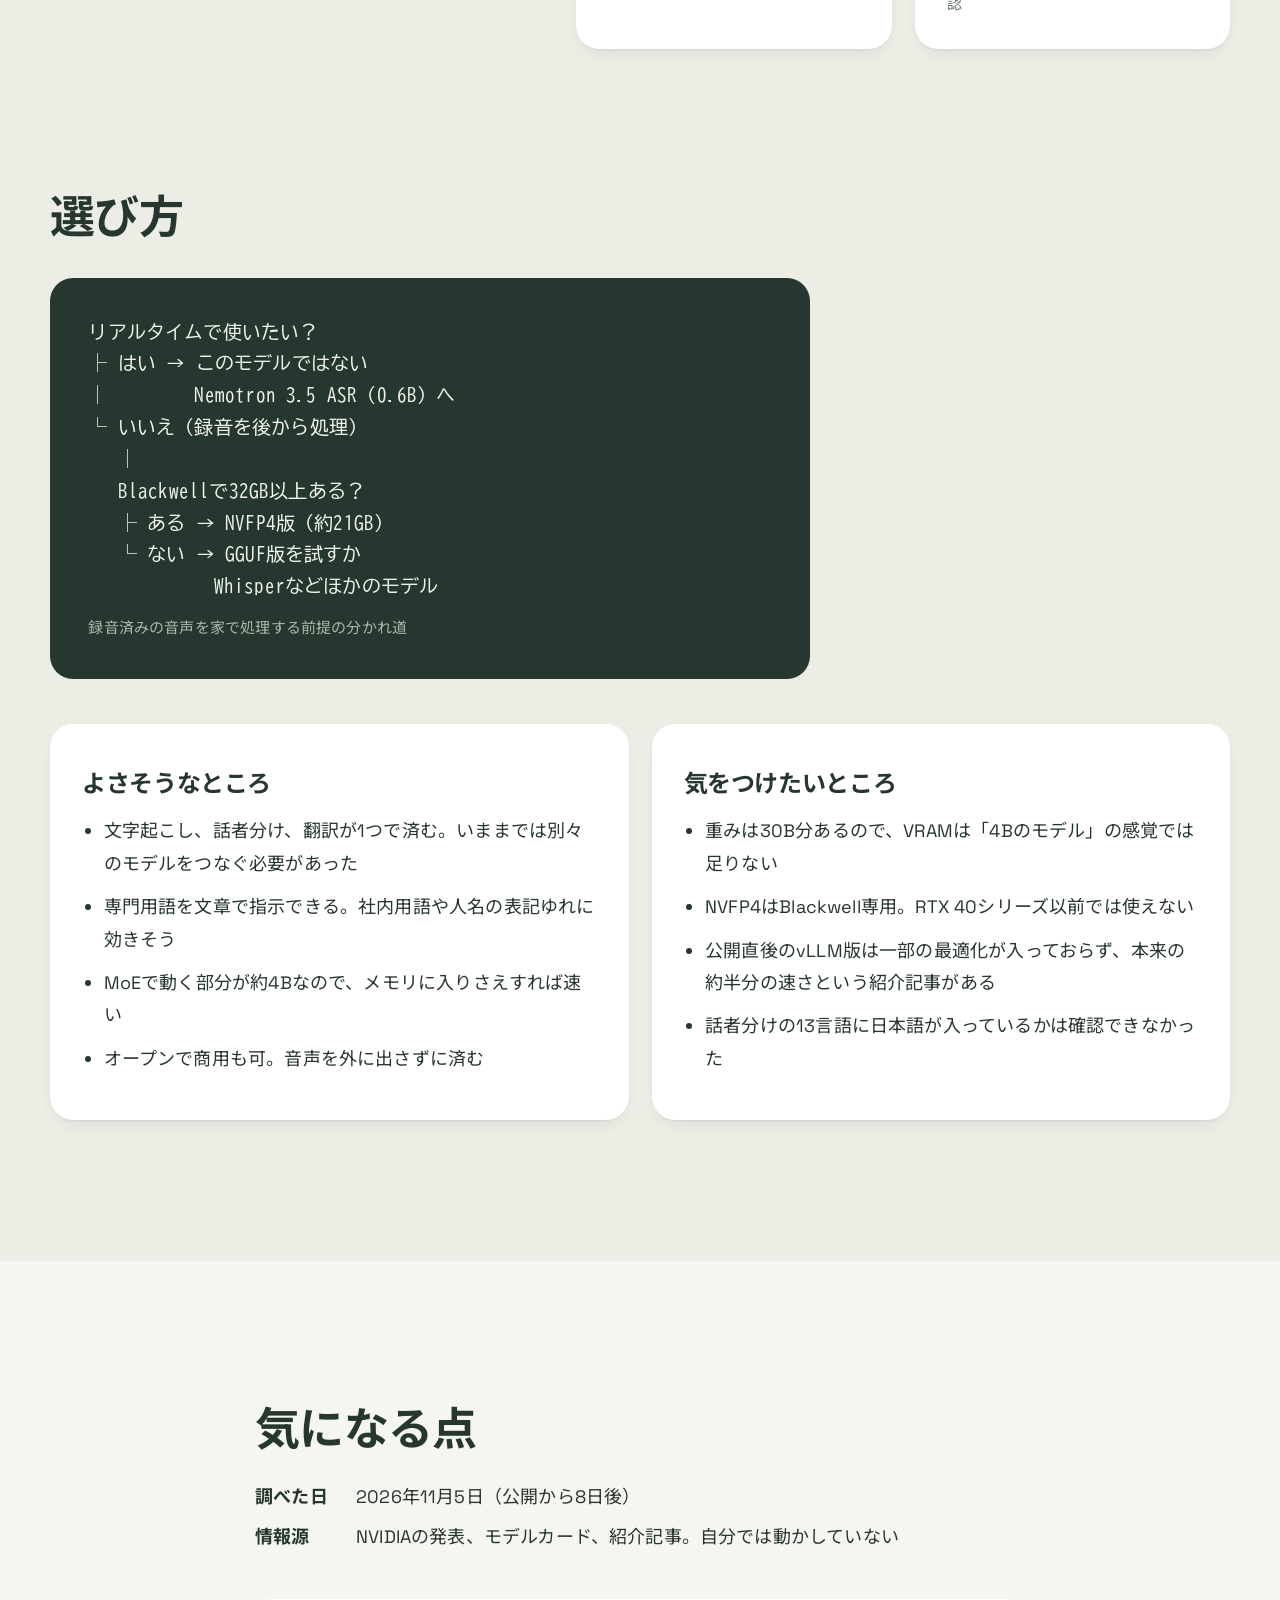
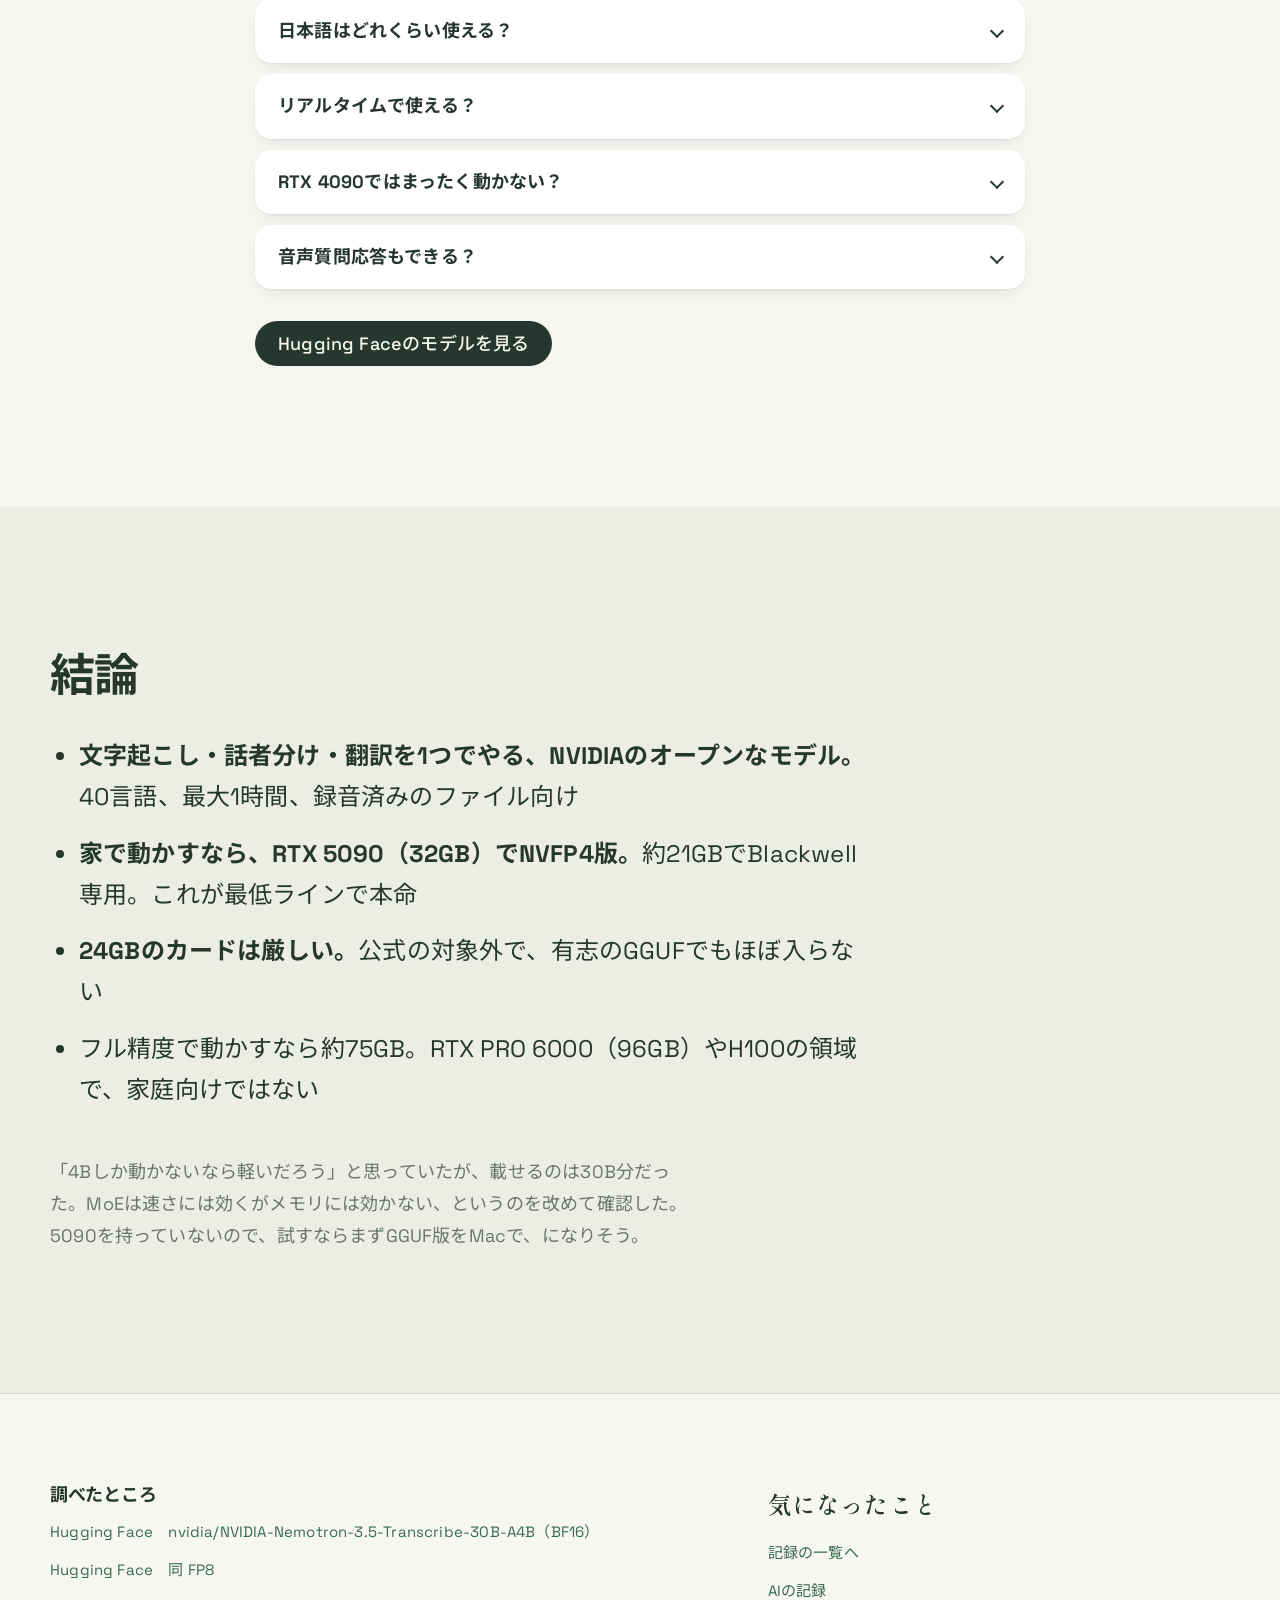
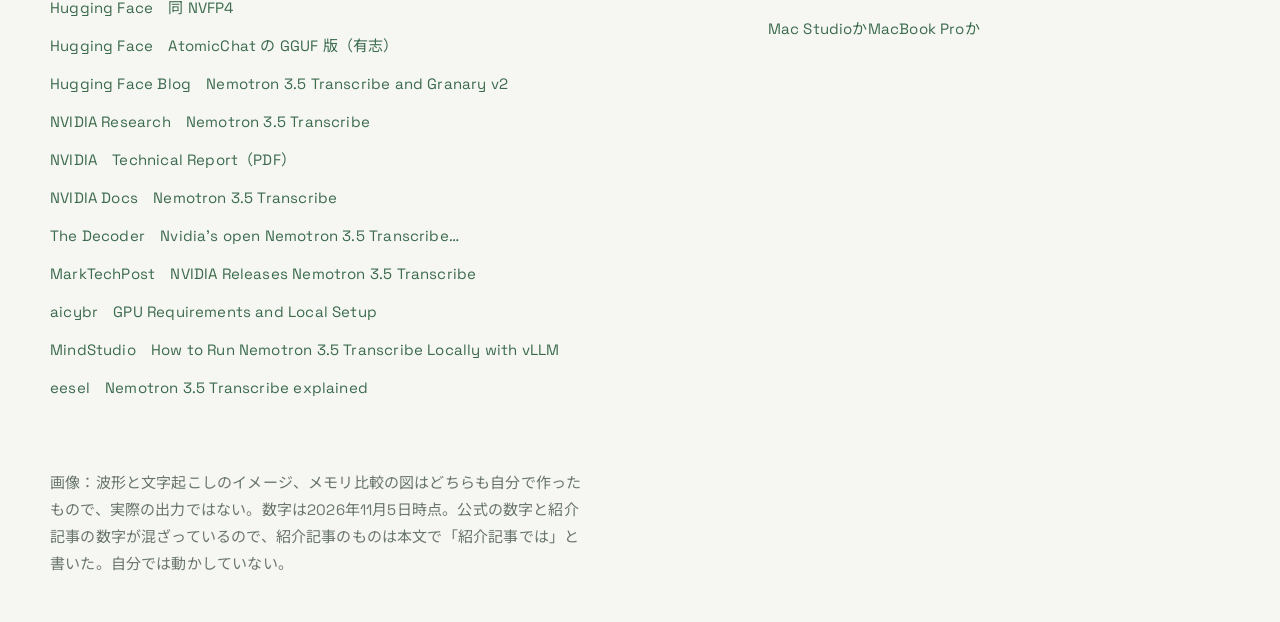
<file: site/posts/nemotron-transcribe/index.html>
<!doctype html>
<html lang="ja">
<head>
<meta charset="utf-8">
<meta name="viewport" content="width=device-width, initial-scale=1">
<title>Nemotron 3.5 Transcribeは家で動くか ｜ 気になったこと</title>
<meta name="description" content="NVIDIAのオープンな文字起こしモデル「Nemotron 3.5 Transcribe」の概要と、自宅で動かすのに必要なGPUを調べた記録。">
<link rel="preconnect" href="https://fonts.googleapis.com">
<link rel="preconnect" href="https://fonts.gstatic.com" crossorigin>
<link href="https://fonts.googleapis.com/css2?family=BIZ+UDGothic&family=IBM+Plex+Mono:wght@400;500&family=Instrument+Serif:ital@0;1&family=Shippori+Mincho:wght@500;600&family=Space+Grotesk:wght@400;500;700&family=Noto+Sans+JP:wght@400;500;700&display=swap" rel="stylesheet">
<link rel="stylesheet" href="../../css/site.css">
<link rel="stylesheet" href="../../css/article.css">
<link rel="stylesheet" href="post.css">
<script>document.documentElement.classList.add('js')</script>
</head>
<body>

<header class="hero">
  <img class="hero-photo" src="../../img/nemotron-transcribe/waveform.jpg" width="1440" height="900" alt="音声の波形と、話者1・話者2のラベルが付いた文字起こしのイメージ図">
  <div class="hero-card">
    <div class="hero-top">
      <a class="hero-home" href="../../">気になったこと</a>
      <ul class="tags" aria-label="タグ">
        <li><a class="tag" href="../../?tag=AI">AI</a></li>
        <li><a class="tag" href="../../?tag=GPU">GPU</a></li>
        <li><a class="tag" href="../../?tag=音声認識">音声認識</a></li>
      </ul>
    </div>
    <h1>Nemotron 3.5 Transcribeは家で動くか</h1>
    <p class="hero-lead">NVIDIAが10月末に出した、オープンな文字起こしモデル。話者分けも翻訳も1つでやるらしい。何ができるのかと、自宅のGPUで動かすならどれくらい要るのかを調べた。</p>
    <dl class="hero-facts">
      <div><dt>公開</dt><dd><span class="num">2026/10/28</span></dd></div>
      <div><dt>ライセンス</dt><dd>OpenMDW-1.1</dd></div>
      <div><dt>家で動かすなら</dt><dd>VRAM <span class="num">32GB</span>〜</dd></div>
    </dl>
    <div class="hero-foot">
      <a class="btn" href="#gpu-h">必要なGPUを見る</a>
      <a href="#conclusion">結論だけ読む</a>
    </div>
  </div>
</header>

<main>

<section class="learn wrap" aria-labelledby="learn-h">
  <h2 id="learn-h" class="rise">この記事でわかること</h2>
  <div class="learn-body">
    <ul class="learn-list">
      <li class="rise" style="--i:1"><a href="#what-h">どんなモデルか</a><span>何ができて、何ができないか</span></li>
      <li class="rise" style="--i:2"><a href="#spec-h">中身と精度</a><span>パラメータ数、対応言語、Whisperとの比較</span></li>
      <li class="rise" style="--i:3"><a href="#gpu-h">精度ごとの必要なGPU</a><span>BF16・FP8・NVFP4・GGUF</span></li>
      <li class="rise" style="--i:4"><a href="#home-h">自宅ならどの構成か</a><span>RTX 5090、24GBのカード、DGX Spark、Mac</span></li>
      <li class="rise" style="--i:5"><a href="#faq-h">気になる点</a><span>日本語、リアルタイム、商用利用</span></li>
    </ul>
    <p class="learn-short rise" style="--i:3"><strong>先に結論。</strong>家で現実的なのは、<strong>RTX 5090（32GB）でNVFP4版</strong>を動かす構成。NVFP4は約21GBで、Blackwell世代のGPUでしか動かない。フル精度（BF16）は実行時に約75GB要るので、H100やRTX PRO 6000の世界。RTX 4090などの24GBのカードは公式の対象外で、量子化版でもギリギリ入らない見込み。</p>
  </div>
</section>

<section class="intro wrap" aria-labelledby="what-h">
  <div class="intro-text">
    <h2 id="what-h" class="rise">どんなモデルか</h2>
    <p class="rise" style="--i:1">音声を入れると、文字起こし、話者分け、翻訳までを1つのモデルでやる。普通の音声認識と違うのは、<strong>中身がLLMで、文章で指示できる</strong>ところ。</p>
    <ul class="intro-points rise" style="--i:2">
      <li><strong>作ったところ</strong>：NVIDIA。2026年10月28日に公開。学習用データセットのGranary v2も同時に公開</li>
      <li><strong>できること</strong>：40言語の文字起こし、31言語と英語の間の翻訳、13言語での話者分け（最大8人）</li>
      <li><strong>指示できること</strong>：「この用語はこう書く」のような専門用語の指定、出力の形式など。指示を変えると出力が変わる</li>
      <li><strong>長さ</strong>：1ファイル最大1時間</li>
      <li><strong>できないこと</strong>：リアルタイム（ストリーミング）の文字起こし。録音済みのファイルを後からまとめて処理する用途</li>
      <li><strong>ライセンス</strong>：OpenMDW-1.1。商用でも使える（紹介記事による。原文は未確認）</li>
    </ul>
    <p class="rise" style="--i:3">要するに、Whisperの代わりに会議録音やインタビューを丸ごと投げて、「誰が何を言ったか」まで出してもらうためのモデル。</p>
  </div>
  <figure class="intro-plates">
    <div class="plate rise" style="--i:2">
      <img src="../../img/nemotron-transcribe/waveform.jpg" width="1440" height="900" alt="波形の前半が話者1、後半が話者2に分けられ、それぞれの発言が文字になっているイメージ図" loading="lazy" decoding="async">
      <figcaption>出力のイメージ。話者ごとに分けて、時刻付きで文字にする（自分で描いた図）</figcaption>
    </div>
  </figure>
</section>

<section class="pro wrap" aria-labelledby="spec-h">
  <h2 id="spec-h" class="rise">中身と精度</h2>
  <p class="pro-lead rise" style="--i:1">モデルカードとNVIDIAのブログ、紹介記事から拾った。記事によって数字が少しずれるところは両方書いた。</p>
  <div class="table-scroll rise" style="--i:2">
    <table class="pro-table">
      <caption class="visually-hidden">Nemotron 3.5 Transcribeの仕様</caption>
      <thead><tr><th scope="col">項目</th><th scope="col">わかったこと</th></tr></thead>
      <tbody>
        <tr><th scope="row">正式名</th><td data-label="内容">NVIDIA-Nemotron-3.5-Transcribe-30B-A4B</td></tr>
        <tr><th scope="row">構成</th><td data-label="内容">音声エンコーダー＋話者分けモデル＋LLM（Nemotron 3.5 Lightning 30B-A3B、MoE）</td></tr>
        <tr><th scope="row">パラメータ</th><td data-label="内容">合計約30B（エンコーダー込みで約34Bとする記事もある）。1回の推論で動くのは約4.3B</td></tr>
        <tr><th scope="row">配布形式</th><td data-label="内容">BF16、FP8、NVFP4の3種類（Hugging Face）。有志のGGUF版もある</td></tr>
        <tr><th scope="row">英語の精度</th><td data-label="内容">9つの公開データの平均WER 4.71%（Whisper-large-v3は6.66%）</td></tr>
        <tr><th scope="row">多言語の精度</th><td data-label="内容">7言語の平均WER 4.62%（Whisper-large-v3は7.94%）。日本語は含まれない</td></tr>
        <tr><th scope="row">日本語</th><td data-label="内容">CER（文字誤り率）4.42%という紹介記事がある。WERとは単純に比べられない</td></tr>
        <tr><th scope="row">速さ</th><td data-label="内容">NVFP4版をRTX PRO 6000 Blackwell 1枚で、音声100時間を3分未満（NVIDIA発表）</td></tr>
        <tr><th scope="row">動くOS</th><td data-label="内容">Linux。WindowsはWSL2経由。Apple Siliconは公式には非対応</td></tr>
      </tbody>
    </table>
  </div>
  <p class="pro-note rise" style="--i:3">MoEなので、動く部分は約4Bと小さく速い。ただし重み自体は30B分すべてGPUのメモリに載せる必要がある。家で動かすときに効いてくるのはこっち。</p>
</section>

<section class="changes" aria-labelledby="gpu-h">
  <div class="wrap changes-inner">
    <div class="changes-head">
      <h2 id="gpu-h" class="rise">精度ごとの必要なGPU</h2>
      <p class="rise" style="--i:1">同じモデルでも、重みをどこまで圧縮するかで必要なメモリが3倍くらい変わる。NVIDIAが基準にしているのは、BF16はH100（80GB）1枚、FP8とNVFP4はRTX PRO 6000 Blackwell（96GB）1枚。</p>
      <p class="rise" style="--i:2">ポイントはNVFP4。Blackwell世代（RTX 50シリーズなど）専用の4bit形式で、サイズが約21GBまで下がる。これで初めて家庭用のカードが視野に入る。</p>
      <p class="rise" style="--i:3">サイズは重みのファイルの大きさ。実際には音声のバッファや作業用のメモリが上乗せされる。</p>
    </div>
    <table class="diff stack">
      <caption class="visually-hidden">形式ごとのサイズと必要なGPU</caption>
      <thead><tr><th scope="col">形式</th><th scope="col">サイズ</th><th scope="col">想定GPU</th><th scope="col">家では</th></tr></thead>
      <tbody>
        <tr><th scope="row">BF16</th><td data-label="サイズ">約67GB（実行時 約75GB）</td><td data-label="想定GPU">H100 80GB</td><td data-label="家では">ほぼ無理</td></tr>
        <tr><th scope="row">FP8</th><td data-label="サイズ">約35GB（推定）</td><td data-label="想定GPU">RTX PRO 6000 96GB</td><td data-label="家では">32GBでも厳しい</td></tr>
        <tr><th scope="row">NVFP4</th><td data-label="サイズ">約21GB（21.6GB）</td><td data-label="想定GPU">Blackwellのみ</td><td data-label="家では">RTX 5090で本命</td></tr>
        <tr><th scope="row">GGUF（有志）</th><td data-label="サイズ">19.7〜22.6GB＋エンコーダー1.7GB</td><td data-label="想定GPU">32GBのGPU、Mac</td><td data-label="家では">非公式。試す価値あり</td></tr>
      </tbody>
    </table>
  </div>
</section>

<section class="body-figure wrap" aria-labelledby="fit-h">
  <div class="body-text">
    <h2 id="fit-h" class="rise">どのカードに入るか</h2>
    <p class="rise" style="--i:1">必要なメモリと、GPUのVRAMを並べるとこうなる。</p>
    <ul class="rise" style="--i:2">
      <li><strong>24GB（RTX 4090／3090）</strong>：NVFP4は使えない（Blackwellではない）。GGUFの4bit版でもエンコーダー込みで約24.2GBになり、作業用メモリを足すと入らない見込み</li>
      <li><strong>32GB（RTX 5090）</strong>：NVFP4の約21GBが入って、10GBほど余る。ここが家で動かす最低ライン</li>
      <li><strong>96GB（RTX PRO 6000）</strong>：BF16まで入る。NVIDIAの速度の数字もこのカード</li>
      <li><strong>128GB（DGX Spark）</strong>：Blackwellで容量は十分。ただしメモリが遅いので速度は落ちるはず（未検証）</li>
    </ul>
    <p class="rise" style="--i:3">FP8版のサイズは公式の数字を見つけられなかった。30B分を1バイトずつで約30〜35GBなので、32GBのカードにはまず入らない、と推定している。</p>
  </div>
  <figure class="drawing rise" style="--i:2">
    <svg viewBox="0 0 520 450" role="img" aria-labelledby="fit-t">
      <title id="fit-t">必要なメモリの比較。GGUFの4bit版は約24GB、NVFP4は約22GB、BF16は実行時約75GB。縦線は24GB、32GB、96GBのGPU。24GBの線はGGUFがぎりぎり越え、32GBの線の内側にNVFP4とGGUFが収まり、BF16は96GBの線の内側に収まる</title>
      <g font-family="Noto Sans JP, sans-serif" fill="#26372f">
        <!-- 1GB = 4px、x=40が0GB -->
        <line x1="136" y1="30" x2="136" y2="380" stroke="#69756d" stroke-width="2" stroke-dasharray="6 6"/>
        <line x1="168" y1="30" x2="168" y2="380" stroke="#3b6a4c" stroke-width="3"/>
        <line x1="424" y1="30" x2="424" y2="380" stroke="#69756d" stroke-width="2" stroke-dasharray="6 6"/>
        <text x="132" y="406" font-size="18" text-anchor="end" fill="#69756d">24GB</text>
        <text x="172" y="406" font-size="18" fill="#3b6a4c" font-weight="700">32GB</text>
        <text x="424" y="406" font-size="18" text-anchor="middle" fill="#69756d">96GB</text>
        <text x="132" y="430" font-size="15" text-anchor="end" fill="#69756d">4090</text>
        <text x="172" y="430" font-size="15" fill="#3b6a4c">5090</text>
        <text x="424" y="430" font-size="15" text-anchor="middle" fill="#69756d">PRO 6000</text>

        <text x="40" y="66" font-size="20" font-weight="700">NVFP4</text>
        <rect x="40" y="78" width="86" height="40" rx="8" fill="#3b6a4c"/>
        <text x="136" y="105" font-size="18" fill="#3b6a4c" dx="40">約21.6GB</text>

        <text x="40" y="170" font-size="20" font-weight="700">GGUF 4bit＋エンコーダー</text>
        <rect x="40" y="182" width="97" height="40" rx="8" fill="#26372f"/>
        <text x="178" y="209" font-size="18" fill="#26372f">約24.2GB</text>

        <text x="40" y="274" font-size="20" font-weight="700">BF16（実行時）</text>
        <rect x="40" y="286" width="300" height="40" rx="8" fill="#a9b6ab"/>
        <text x="350" y="313" font-size="18" fill="#26372f">約75GB</text>
      </g>
    </svg>
    <figcaption>重み（＋エンコーダー）の大きさとVRAMの比較。作業用メモリは含まない（自分で描いた図）</figcaption>
  </figure>
</section>

<section class="prices wrap" aria-labelledby="home-h">
  <div class="prices-head">
    <h2 id="home-h" class="rise">自宅ならどの構成か</h2>
    <p class="rise" style="--i:1">「家で、録音を後からまとめて文字起こしする」前提で、候補を4つに分けた。価格は今回は調べていない。</p>
    <p class="rise" style="--i:2">GPU以外は、メインメモリ64GB以上（推定。モデルの読み込みに余裕を持たせたい）、SSDに空き50GB以上（NVFP4本体と環境で）を見ておけば足りそう。</p>
  </div>
  <div class="menu">
    <div class="menu-group rise">
      <h3>本命</h3>
      <ul>
        <li><div class="row"><span>RTX 5090</span><span class="num">32GB</span></div><p>NVFP4版がそのまま入る。ガイド記事でもvLLM 0.32.0、Transformers、GGMLで動く対象に入っている。家で公式の形式を使うならこれ一択</p></li>
      </ul>
    </div>
    <div class="menu-group rise" style="--i:1">
      <h3>余裕を買う</h3>
      <ul>
        <li><div class="row"><span>RTX PRO 6000</span><span class="num">96GB</span></div><p>NVIDIAの基準機。BF16もFP8も動く。家庭用というより仕事用</p></li>
        <li><div class="row"><span>DGX Spark</span><span class="num">128GB</span></div><p>Blackwellで容量は十分。机に置ける。速度は5090より遅いはず</p></li>
      </ul>
    </div>
    <div class="menu-group rise" style="--i:2">
      <h3>手持ちで試す</h3>
      <ul>
        <li><div class="row"><span>RTX 4090／3090</span><span class="num">24GB</span></div><p>公式の対象外。GGUFでもほぼ入らない。2枚挿しにするか、軽いモデル（Whisperなど）を使う方が早い</p></li>
      </ul>
    </div>
    <div class="menu-group rise" style="--i:3">
      <h3>Mac</h3>
      <ul>
        <li><div class="row"><span>Apple Silicon</span><span class="num">非公式</span></div><p>公式は非対応。有志のGGUF（IQ4_NL_L）は「Mac向け」とされている。<a href="../mac-studio-vs-macbook-pro/">Mac Studioの記事</a>の構成なら容量は足りるが、動作は未確認</p></li>
      </ul>
    </div>
  </div>
</section>

<section class="verdict wrap" aria-labelledby="flow-h">
  <h2 id="flow-h" class="rise">選び方</h2>
  <figure class="flow rise" style="--i:1">
<pre aria-label="選び方の流れ。リアルタイムで使いたいなら、このモデルではなくストリーミング用のNemotron 3.5 ASRへ。録音済みのファイルなら、Blackwellで32GB以上あるかを見る。あればNVFP4版。なければGGUF版を試すか、ほかのモデルにする。">リアルタイムで使いたい？
├ はい → このモデルではない
│　　　　 Nemotron 3.5 ASR（0.6B）へ
└ いいえ（録音を後から処理）
　 │
　 Blackwellで32GB以上ある？
　 ├ ある → NVFP4版（約21GB）
　 └ ない → GGUF版を試すか
　　　　　　 Whisperなどほかのモデル</pre>
    <figcaption>録音済みの音声を家で処理する前提の分かれ道</figcaption>
  </figure>
  <div class="verdict-cols">
    <div class="verdict-col rise" style="--i:1">
      <h3>よさそうなところ</h3>
      <ul>
        <li>文字起こし、話者分け、翻訳が1つで済む。いままでは別々のモデルをつなぐ必要があった</li>
        <li>専門用語を文章で指示できる。社内用語や人名の表記ゆれに効きそう</li>
        <li>MoEで動く部分が約4Bなので、メモリに入りさえすれば速い</li>
        <li>オープンで商用も可。音声を外に出さずに済む</li>
      </ul>
    </div>
    <div class="verdict-col rise" style="--i:2">
      <h3>気をつけたいところ</h3>
      <ul>
        <li>重みは30B分あるので、VRAMは「4Bのモデル」の感覚では足りない</li>
        <li>NVFP4はBlackwell専用。RTX 40シリーズ以前では使えない</li>
        <li>公開直後のvLLM版は一部の最適化が入っておらず、本来の約半分の速さという紹介記事がある</li>
        <li>話者分けの13言語に日本語が入っているかは確認できなかった</li>
      </ul>
    </div>
  </div>
</section>

<section class="faq" aria-labelledby="faq-h">
  <div class="wrap faq-inner faq-solo">
    <div class="faq-left">
      <h2 id="faq-h" class="rise">気になる点</h2>
      <dl class="faq-facts rise" style="--i:1">
        <div><dt>調べた日</dt><dd>2026年11月5日（公開から8日後）</dd></div>
        <div><dt>情報源</dt><dd>NVIDIAの発表、モデルカード、紹介記事。自分では動かしていない</dd></div>
      </dl>
      <div class="qa">
        <details class="rise">
          <summary>日本語はどれくらい使える？</summary>
          <p>40言語に入っていて、紹介記事ではCER 4.42%。ただ、Whisperと同じ条件で比べた数字は見つからなかった。コミュニティでは「4bit版はParakeetより遅く精度も低かった」という日本語ユーザーの声もあり、評価はまだ割れている。自分の録音で試すしかない。</p>
        </details>
        <details class="rise">
          <summary>リアルタイムで使える？</summary>
          <p>使えない。録音済みのファイルを処理するモデル。リアルタイムなら、同じ時期に出たストリーミング用のNemotron 3.5 ASR（0.6B）が別にある。こっちは小さいので家庭用のGPUでも楽に動くはず。</p>
        </details>
        <details class="rise">
          <summary>RTX 4090ではまったく動かない？</summary>
          <p>公式の対象アーキテクチャにAda（RTX 40）は入っているが、対応表に4090は載っていない。BF16もFP8も24GBには入らず、NVFP4はBlackwell専用。残るGGUFもエンコーダー込みで24GBを少し超える。2枚挿しで分ければ可能性はあるが、手軽ではない。</p>
        </details>
        <details class="rise">
          <summary>音声質問応答もできる？</summary>
          <p>できるが、学習は英語だけ。日本語の音声について質問する使い方は期待しない方がいい。</p>
        </details>
      </div>
      <a class="btn faq-btn" href="https://huggingface.co/nvidia/NVIDIA-Nemotron-3.5-Transcribe-30B-A4B" rel="noopener">Hugging Faceのモデルを見る</a>
    </div>
  </div>
</section>

<section id="conclusion" class="conclusion wrap" aria-labelledby="conclusion-h">
  <h2 id="conclusion-h" class="rise">結論</h2>
  <ul class="conclusion-list">
    <li class="rise"><strong>文字起こし・話者分け・翻訳を1つでやる、NVIDIAのオープンなモデル。</strong>40言語、最大1時間、録音済みのファイル向け</li>
    <li class="rise" style="--i:1"><strong>家で動かすなら、RTX 5090（32GB）でNVFP4版。</strong>約21GBでBlackwell専用。これが最低ラインで本命</li>
    <li class="rise" style="--i:2"><strong>24GBのカードは厳しい。</strong>公式の対象外で、有志のGGUFでもほぼ入らない</li>
    <li class="rise" style="--i:3">フル精度で動かすなら約75GB。RTX PRO 6000（96GB）やH100の領域で、家庭向けではない</li>
  </ul>
  <p class="conclusion-close rise">「4Bしか動かないなら軽いだろう」と思っていたが、載せるのは30B分だった。MoEは速さには効くがメモリには効かない、というのを改めて確認した。5090を持っていないので、試すならまずGGUF版をMacで、になりそう。</p>
</section>

</main>

<footer class="back">
  <div class="back-card">
    <div class="back-msg">
      <h2>調べたところ</h2>
      <ul class="sources">
        <li><a href="https://huggingface.co/nvidia/NVIDIA-Nemotron-3.5-Transcribe-30B-A4B" rel="noopener">Hugging Face　nvidia/NVIDIA-Nemotron-3.5-Transcribe-30B-A4B（BF16）</a></li>
        <li><a href="https://huggingface.co/nvidia/NVIDIA-Nemotron-3.5-Transcribe-30B-A4B-FP8" rel="noopener">Hugging Face　同 FP8</a></li>
        <li><a href="https://huggingface.co/nvidia/NVIDIA-Nemotron-3.5-Transcribe-30B-A4B-NVFP4" rel="noopener">Hugging Face　同 NVFP4</a></li>
        <li><a href="https://huggingface.co/AtomicChat/NVIDIA-Nemotron-3.5-Transcribe-30B-A4B-GGUF" rel="noopener">Hugging Face　AtomicChat の GGUF 版（有志）</a></li>
        <li><a href="https://huggingface.co/blog/nvidia/nemotron-transcribe-granary" rel="noopener">Hugging Face Blog　Nemotron 3.5 Transcribe and Granary v2</a></li>
        <li><a href="https://research.nvidia.com/labs/nemotron/NVIDIA-Nemotron-3.5-Transcribe/" rel="noopener">NVIDIA Research　Nemotron 3.5 Transcribe</a></li>
        <li><a href="https://research.nvidia.com/labs/nemotron/files/NVIDIA-Nemotron-3.5-Transcribe-Technical-Report.pdf" rel="noopener">NVIDIA　Technical Report（PDF）</a></li>
        <li><a href="https://docs.nvidia.com/nemotron/nightly/nemotron/transcribe35/README.html" rel="noopener">NVIDIA Docs　Nemotron 3.5 Transcribe</a></li>
        <li><a href="https://the-decoder.com/nvidias-open-nemotron-3-5-transcribe-combines-transcription-translation-and-speaker-recognition/" rel="noopener">The Decoder　Nvidia's open Nemotron 3.5 Transcribe…</a></li>
        <li><a href="https://www.marktechpost.com/2026/10/28/nvidia-nemotron-3-5-transcribe-open-speech-llm/" rel="noopener">MarkTechPost　NVIDIA Releases Nemotron 3.5 Transcribe</a></li>
        <li><a href="https://aicybr.com/blog/nvidia-nemotron-3-5-transcribe-local-speech-diarization-guide" rel="noopener">aicybr　GPU Requirements and Local Setup</a></li>
        <li><a href="https://www.mindstudio.ai/blog/run-nemotron-transcribe-locally-vllm" rel="noopener">MindStudio　How to Run Nemotron 3.5 Transcribe Locally with vLLM</a></li>
        <li><a href="https://www.eesel.ai/blog/nemotron-3-5-transcribe" rel="noopener">eesel　Nemotron 3.5 Transcribe explained</a></li>
      </ul>
    </div>
    <div class="back-addr">
      <p class="back-sign">気になったこと</p>
      <ul class="back-links">
        <li><a href="../../">記録の一覧へ</a></li>
        <li><a href="../../?tag=AI">AIの記録</a></li>
        <li><a href="../mac-studio-vs-macbook-pro/">Mac StudioかMacBook Proか</a></li>
      </ul>
    </div>
    <p class="imprint">画像：波形と文字起こしのイメージ、メモリ比較の図はどちらも自分で作ったもので、実際の出力ではない。数字は2026年11月5日時点。公式の数字と紹介記事の数字が混ざっているので、紹介記事のものは本文で「紹介記事では」と書いた。自分では動かしていない。</p>
  </div>
</footer>

<script src="../../js/rise.js"></script>
</body>
</html>
</file>
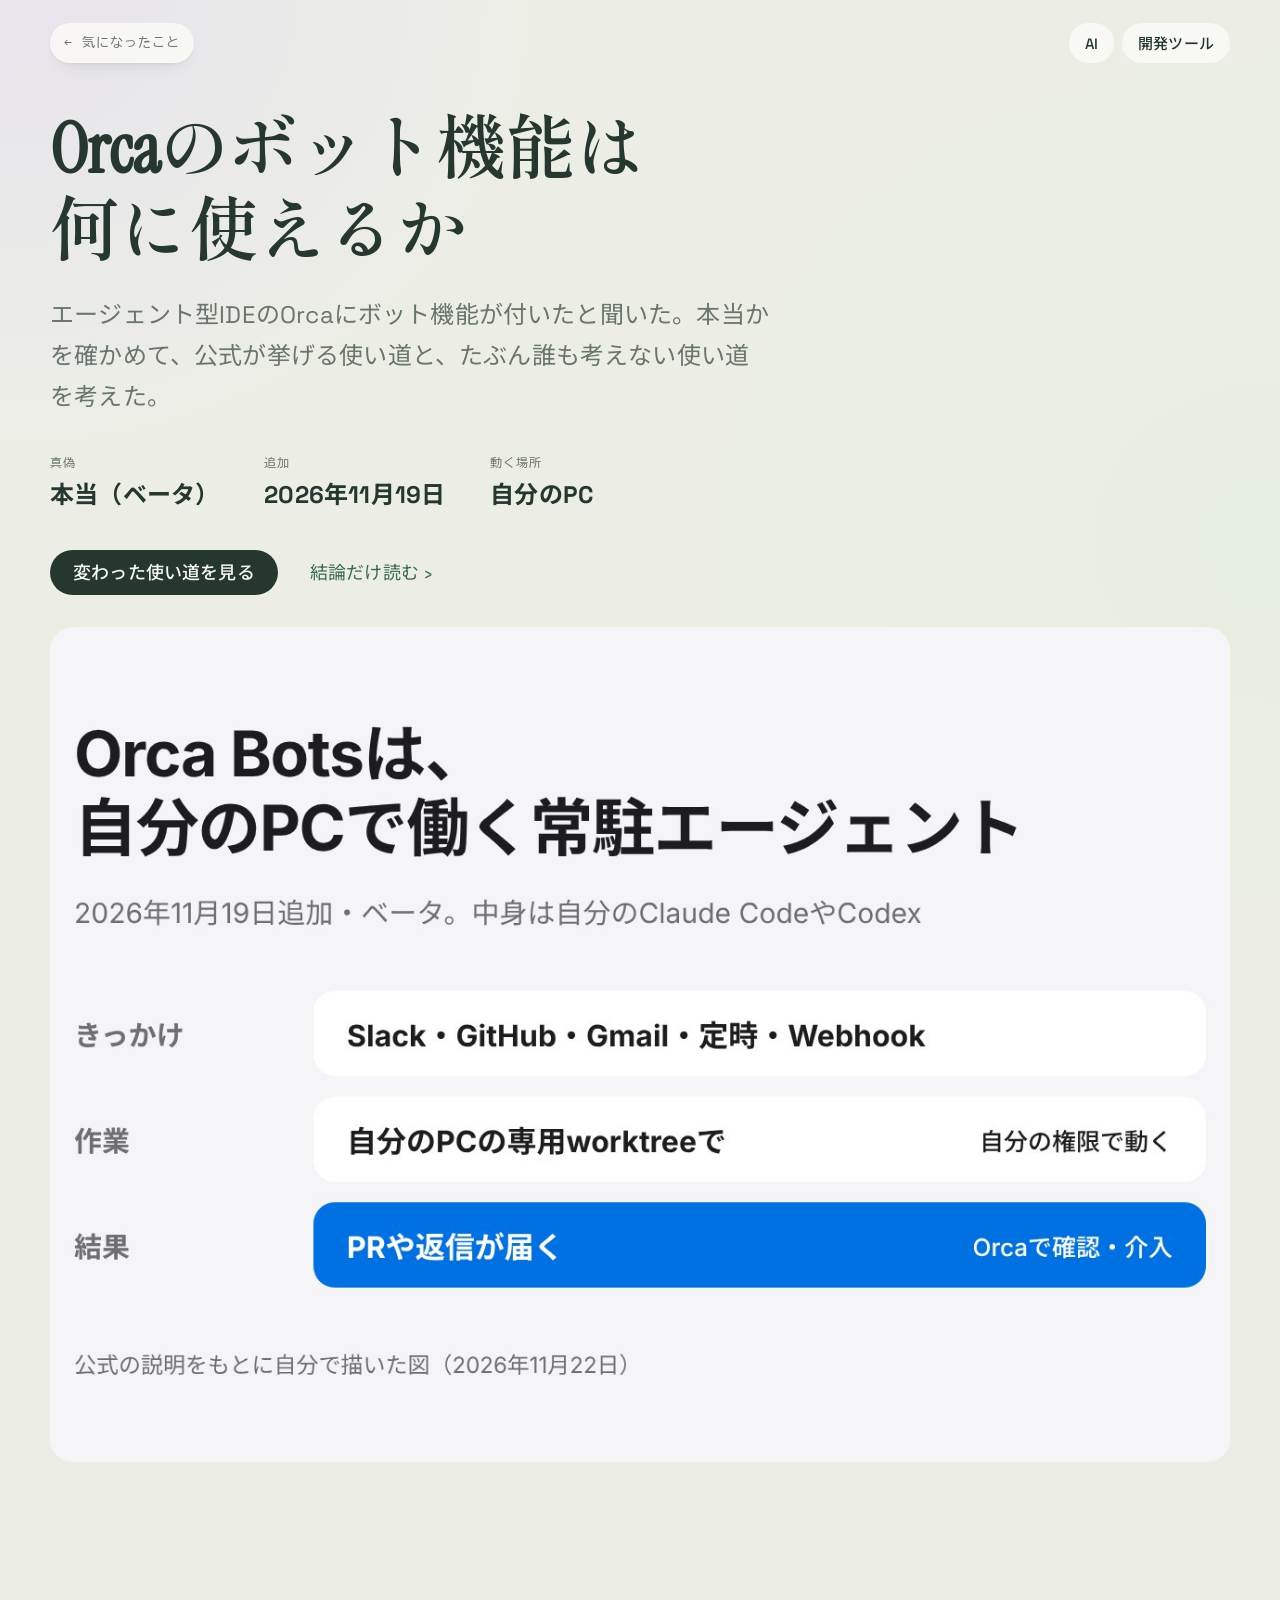
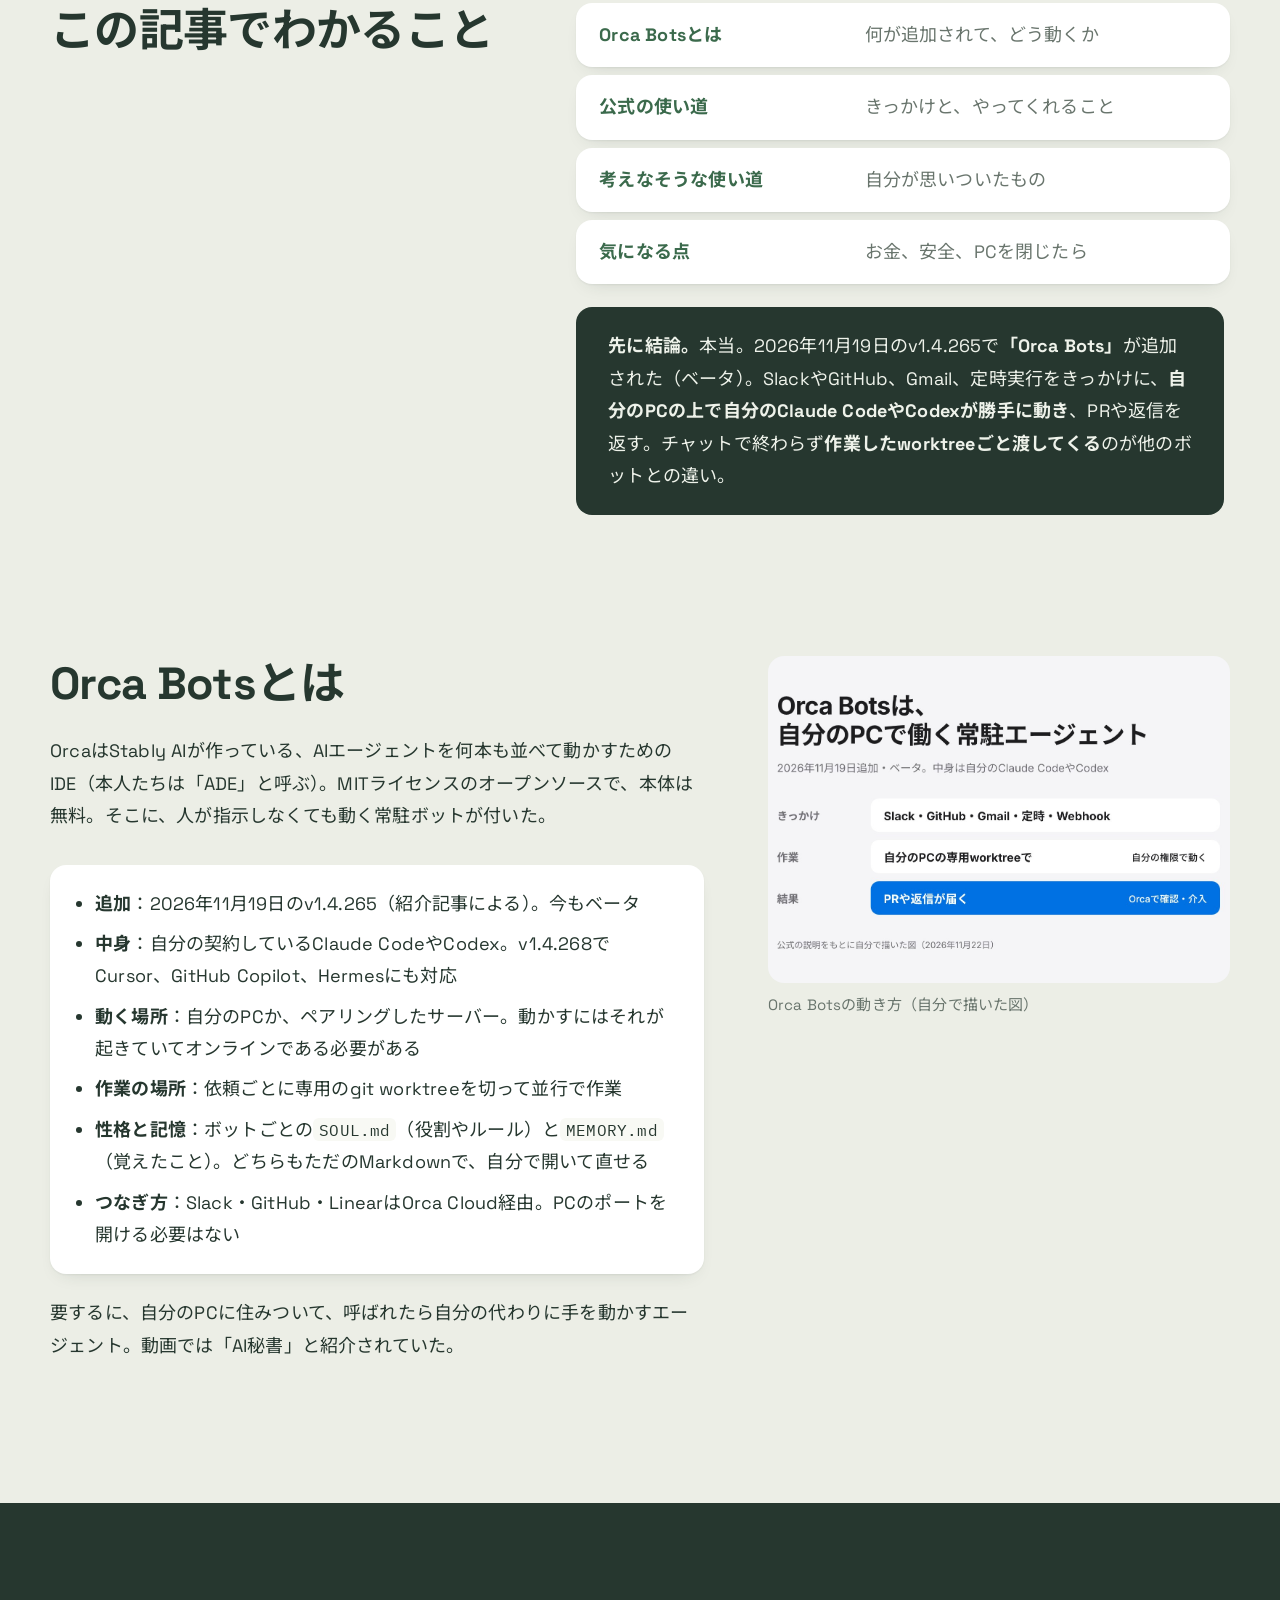
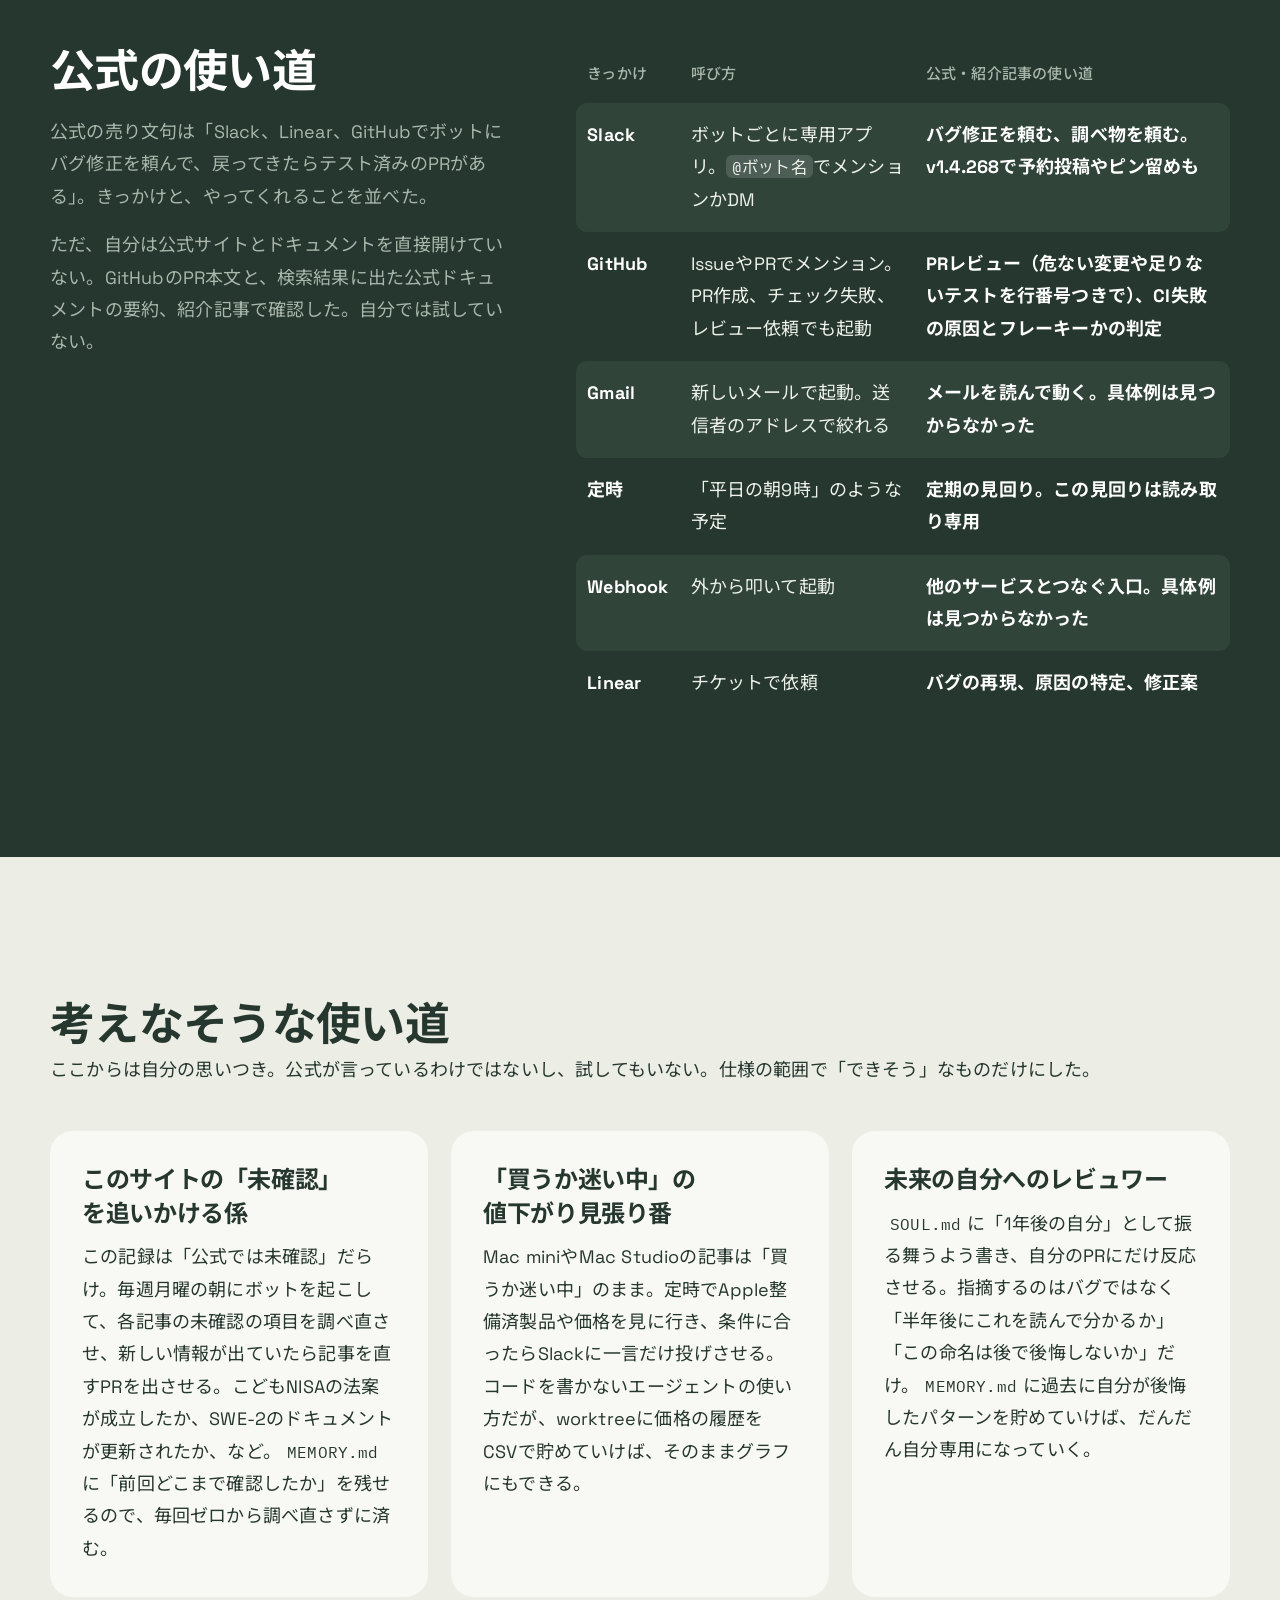
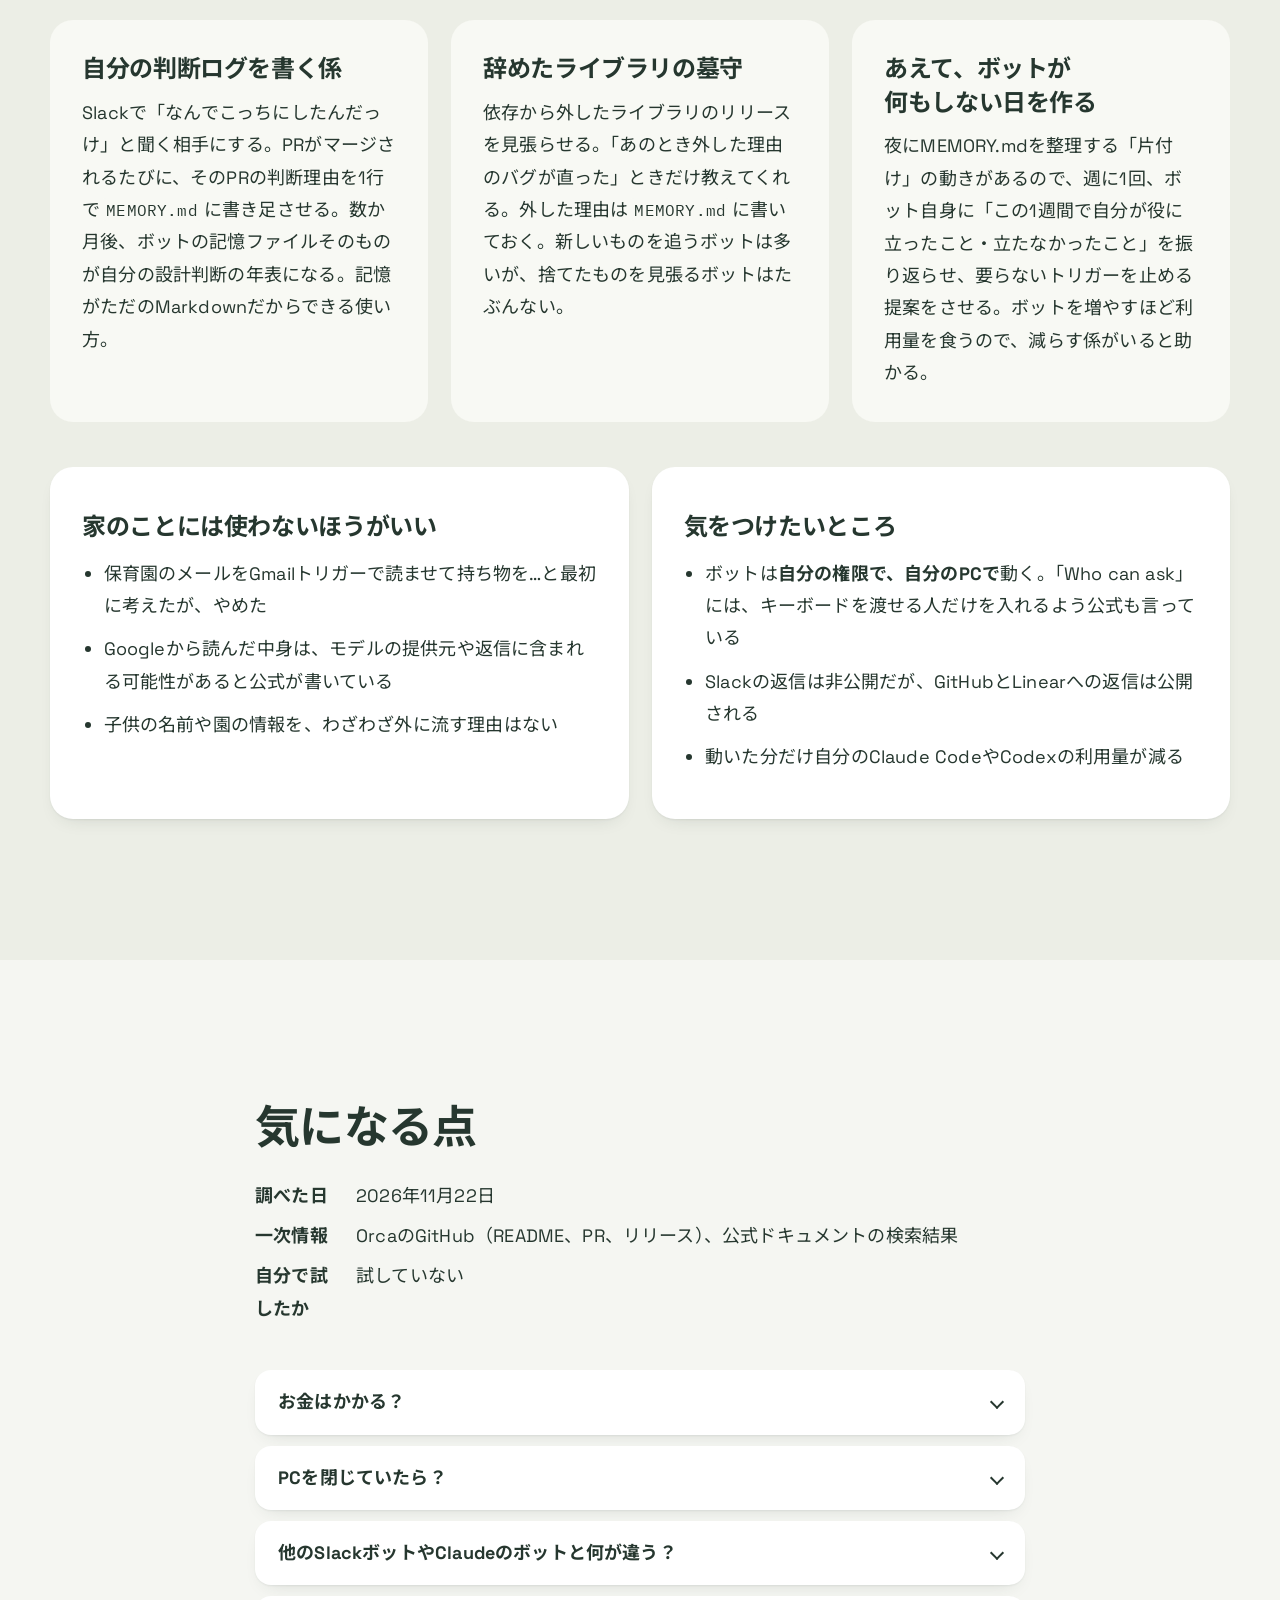
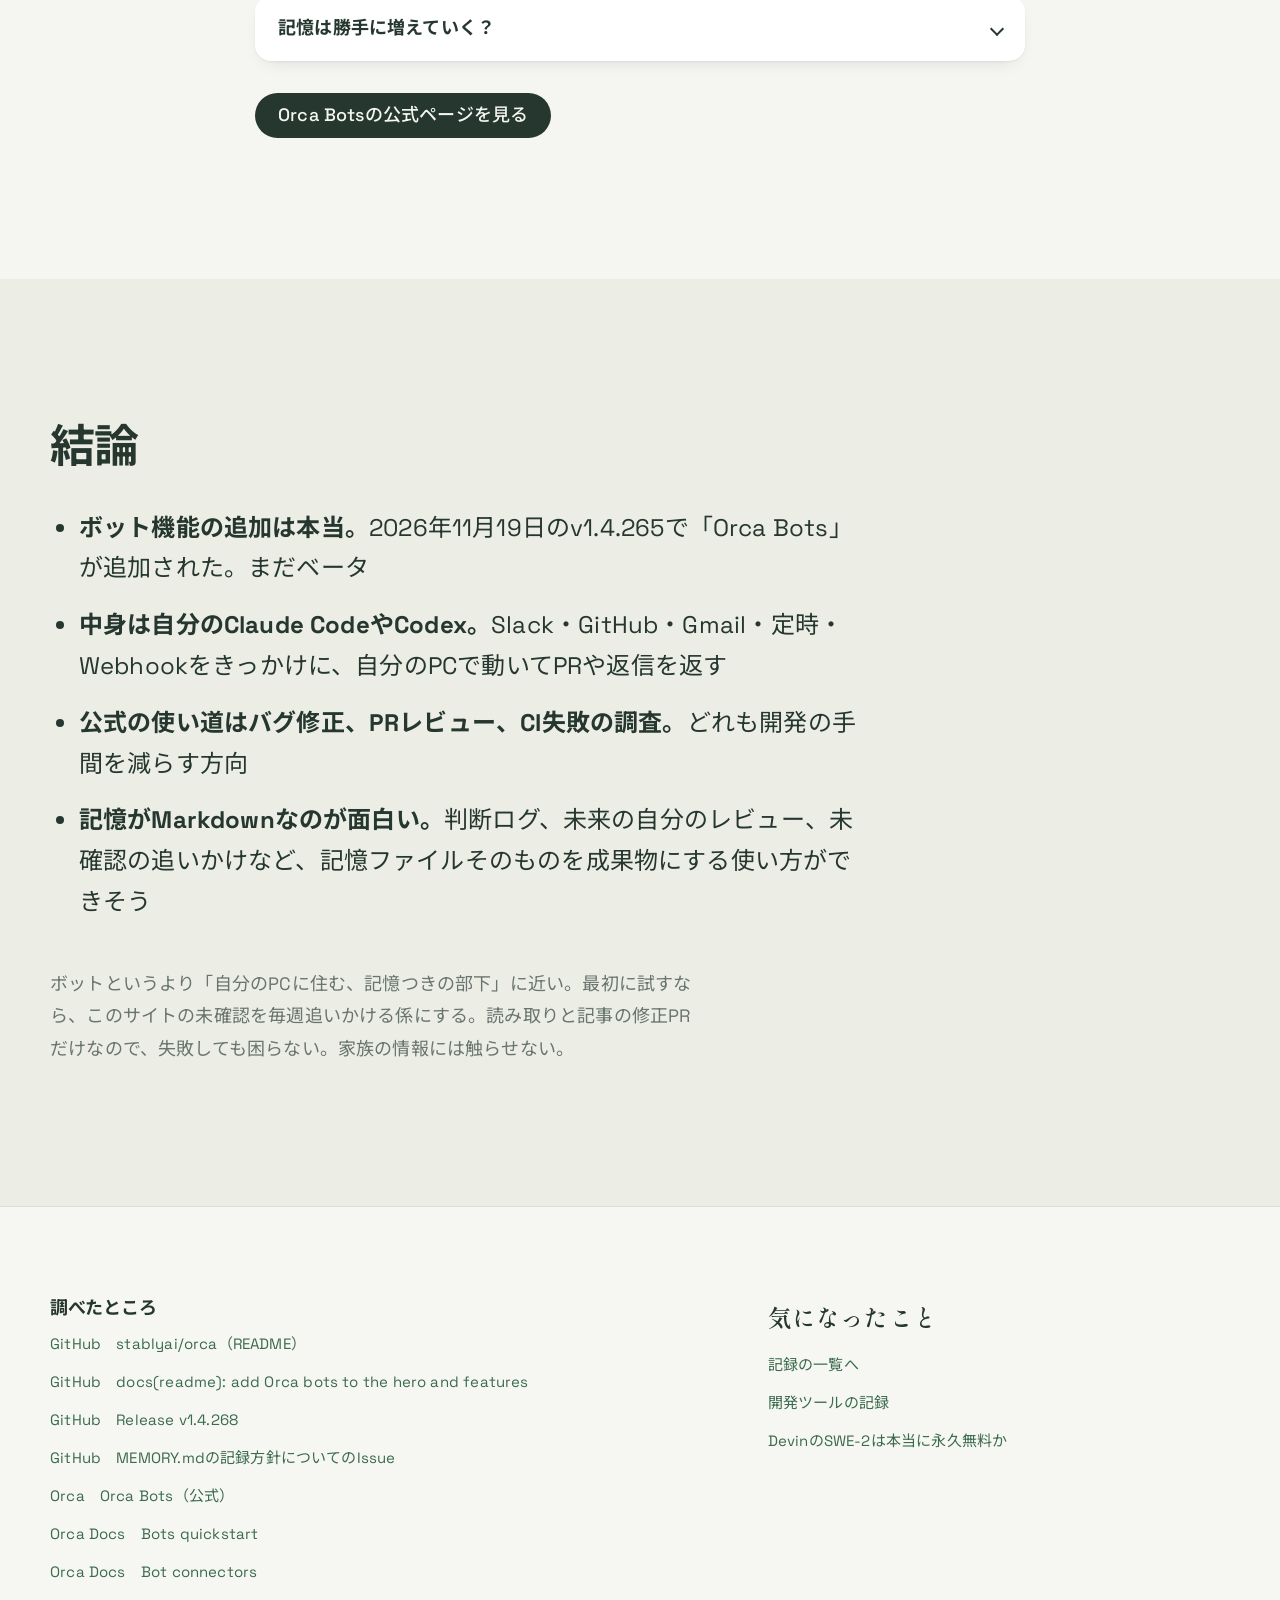
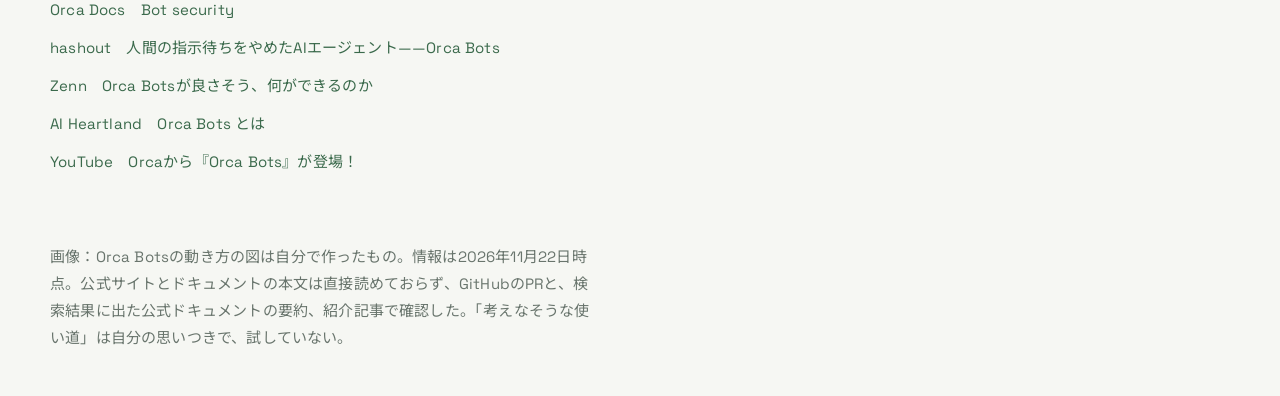
<file: site/posts/orca-bots/index.html>
<!doctype html>
<html lang="ja">
<head>
<meta charset="utf-8">
<meta name="viewport" content="width=device-width, initial-scale=1">
<title>Orcaのボット機能は何に使えるか ｜ 気になったこと</title>
<meta name="description" content="エージェント型IDEのOrcaに「Orca Bots」というボット機能が追加されたと聞いたので、事実確認をして、公式の使い道と、自分なりの変わった使い道を考えた記録。">
<link rel="preconnect" href="https://fonts.googleapis.com">
<link rel="preconnect" href="https://fonts.gstatic.com" crossorigin>
<link href="https://fonts.googleapis.com/css2?family=BIZ+UDGothic&family=IBM+Plex+Mono:wght@400;500&family=Instrument+Serif:ital@0;1&family=Shippori+Mincho:wght@500;600&family=Space+Grotesk:wght@400;500;700&family=Noto+Sans+JP:wght@400;500;700&display=swap" rel="stylesheet">
<link rel="stylesheet" href="../../css/site.css">
<link rel="stylesheet" href="../../css/article.css">
<link rel="stylesheet" href="post.css">
<script>document.documentElement.classList.add('js')</script>
</head>
<body>

<header class="hero">
  <img class="hero-photo" src="../../img/orca-bots/flow.jpg" width="1440" height="900" alt="Orca BotsがSlackやGitHubなどをきっかけに、自分のPCのworktreeで作業し、PRや返信を返す流れの図">
  <div class="hero-card">
    <div class="hero-top">
      <a class="hero-home" href="../../">気になったこと</a>
      <ul class="tags" aria-label="タグ">
        <li><a class="tag" href="../../?tag=AI">AI</a></li>
        <li><a class="tag" href="../../?tag=開発ツール">開発ツール</a></li>
      </ul>
    </div>
    <h1>Orcaのボット機能は何に使えるか</h1>
    <p class="hero-lead">エージェント型IDEのOrcaにボット機能が付いたと聞いた。本当かを確かめて、公式が挙げる使い道と、たぶん誰も考えない使い道を考えた。</p>
    <dl class="hero-facts">
      <div><dt>真偽</dt><dd>本当（ベータ）</dd></div>
      <div><dt>追加</dt><dd>2026年11月19日</dd></div>
      <div><dt>動く場所</dt><dd>自分のPC</dd></div>
    </dl>
    <div class="hero-foot">
      <a class="btn" href="#odd-h">変わった使い道を見る</a>
      <a href="#conclusion">結論だけ読む</a>
    </div>
  </div>
</header>

<main>

<section class="learn wrap" aria-labelledby="learn-h">
  <h2 id="learn-h" class="rise">この記事でわかること</h2>
  <div class="learn-body">
    <ul class="learn-list">
      <li class="rise" style="--i:1"><a href="#what-h">Orca Botsとは</a><span>何が追加されて、どう動くか</span></li>
      <li class="rise" style="--i:2"><a href="#use-h">公式の使い道</a><span>きっかけと、やってくれること</span></li>
      <li class="rise" style="--i:3"><a href="#odd-h">考えなそうな使い道</a><span>自分が思いついたもの</span></li>
      <li class="rise" style="--i:4"><a href="#faq-h">気になる点</a><span>お金、安全、PCを閉じたら</span></li>
    </ul>
    <p class="learn-short rise" style="--i:3"><strong>先に結論。</strong>本当。2026年11月19日のv1.4.265で<strong>「Orca Bots」</strong>が追加された（ベータ）。SlackやGitHub、Gmail、定時実行をきっかけに、<strong>自分のPCの上で自分のClaude CodeやCodexが勝手に動き</strong>、PRや返信を返す。チャットで終わらず<strong>作業したworktreeごと渡してくる</strong>のが他のボットとの違い。</p>
  </div>
</section>

<section class="intro wrap" aria-labelledby="what-h">
  <div class="intro-text">
    <h2 id="what-h" class="rise">Orca Botsとは</h2>
    <p class="rise" style="--i:1">OrcaはStably AIが作っている、AIエージェントを何本も並べて動かすためのIDE（本人たちは「ADE」と呼ぶ）。MITライセンスのオープンソースで、本体は無料。そこに、人が指示しなくても動く常駐ボットが付いた。</p>
    <ul class="intro-points rise" style="--i:2">
      <li><strong>追加</strong>：2026年11月19日のv1.4.265（紹介記事による）。今もベータ</li>
      <li><strong>中身</strong>：自分の契約しているClaude CodeやCodex。v1.4.268でCursor、GitHub Copilot、Hermesにも対応</li>
      <li><strong>動く場所</strong>：自分のPCか、ペアリングしたサーバー。動かすにはそれが起きていてオンラインである必要がある</li>
      <li><strong>作業の場所</strong>：依頼ごとに専用のgit worktreeを切って並行で作業</li>
      <li><strong>性格と記憶</strong>：ボットごとの<code>SOUL.md</code>（役割やルール）と<code>MEMORY.md</code>（覚えたこと）。どちらもただのMarkdownで、自分で開いて直せる</li>
      <li><strong>つなぎ方</strong>：Slack・GitHub・LinearはOrca Cloud経由。PCのポートを開ける必要はない</li>
    </ul>
    <p class="rise" style="--i:3">要するに、自分のPCに住みついて、呼ばれたら自分の代わりに手を動かすエージェント。動画では「AI秘書」と紹介されていた。</p>
  </div>
  <figure class="intro-plates">
    <div class="plate rise" style="--i:2">
      <img src="../../img/orca-bots/flow.jpg" width="1440" height="900" alt="きっかけはSlack・GitHub・Gmail・定時・Webhook、作業は自分のPCの専用worktree、結果はPRや返信" loading="lazy" decoding="async">
      <figcaption>Orca Botsの動き方（自分で描いた図）</figcaption>
    </div>
  </figure>
</section>

<section class="changes" aria-labelledby="use-h">
  <div class="wrap changes-inner">
    <div class="changes-head">
      <h2 id="use-h" class="rise">公式の使い道</h2>
      <p class="rise" style="--i:1">公式の売り文句は「Slack、Linear、GitHubでボットにバグ修正を頼んで、戻ってきたらテスト済みのPRがある」。きっかけと、やってくれることを並べた。</p>
      <p class="rise" style="--i:2">ただ、自分は公式サイトとドキュメントを直接開けていない。GitHubのPR本文と、検索結果に出た公式ドキュメントの要約、紹介記事で確認した。自分では試していない。</p>
    </div>
    <table class="diff stack">
      <caption class="visually-hidden">Orca Botsのきっかけと、公式が挙げる使い道</caption>
      <thead><tr><th scope="col">きっかけ</th><th scope="col">呼び方</th><th scope="col">公式・紹介記事の使い道</th></tr></thead>
      <tbody>
        <tr><th scope="row">Slack</th><td data-label="呼び方">ボットごとに専用アプリ。<code>@ボット名</code>でメンションかDM</td><td data-label="公式・紹介記事の使い道">バグ修正を頼む、調べ物を頼む。v1.4.268で予約投稿やピン留めも</td></tr>
        <tr><th scope="row">GitHub</th><td data-label="呼び方">IssueやPRでメンション。PR作成、チェック失敗、レビュー依頼でも起動</td><td data-label="公式・紹介記事の使い道">PRレビュー（危ない変更や足りないテストを行番号つきで）、CI失敗の原因とフレーキーかの判定</td></tr>
        <tr><th scope="row">Gmail</th><td data-label="呼び方">新しいメールで起動。送信者のアドレスで絞れる</td><td data-label="公式・紹介記事の使い道">メールを読んで動く。具体例は見つからなかった</td></tr>
        <tr><th scope="row">定時</th><td data-label="呼び方">「平日の朝9時」のような予定</td><td data-label="公式・紹介記事の使い道">定期の見回り。この見回りは読み取り専用</td></tr>
        <tr><th scope="row">Webhook</th><td data-label="呼び方">外から叩いて起動</td><td data-label="公式・紹介記事の使い道">他のサービスとつなぐ入口。具体例は見つからなかった</td></tr>
        <tr><th scope="row">Linear</th><td data-label="呼び方">チケットで依頼</td><td data-label="公式・紹介記事の使い道">バグの再現、原因の特定、修正案</td></tr>
      </tbody>
    </table>
  </div>
</section>

<section class="verdict wrap" aria-labelledby="odd-h">
  <h2 id="odd-h" class="rise">考えなそうな使い道</h2>
  <p class="rise" style="--i:1">ここからは自分の思いつき。公式が言っているわけではないし、試してもいない。仕様の範囲で「できそう」なものだけにした。</p>
  <div class="odd-list">
    <article class="odd rise" style="--i:1">
      <h3>このサイトの「未確認」を追いかける係</h3>
      <p>この記録は「公式では未確認」だらけ。毎週月曜の朝にボットを起こして、各記事の未確認の項目を調べ直させ、新しい情報が出ていたら記事を直すPRを出させる。こどもNISAの法案が成立したか、SWE-2のドキュメントが更新されたか、など。<code>MEMORY.md</code>に「前回どこまで確認したか」を残せるので、毎回ゼロから調べ直さずに済む。</p>
    </article>
    <article class="odd rise" style="--i:2">
      <h3>「買うか迷い中」の値下がり見張り番</h3>
      <p>Mac miniやMac Studioの記事は「買うか迷い中」のまま。定時でApple整備済製品や価格を見に行き、条件に合ったらSlackに一言だけ投げさせる。コードを書かないエージェントの使い方だが、worktreeに価格の履歴をCSVで貯めていけば、そのままグラフにもできる。</p>
    </article>
    <article class="odd rise" style="--i:3">
      <h3>未来の自分へのレビュワー</h3>
      <p><code>SOUL.md</code>に「1年後の自分」として振る舞うよう書き、自分のPRにだけ反応させる。指摘するのはバグではなく「半年後にこれを読んで分かるか」「この命名は後で後悔しないか」だけ。<code>MEMORY.md</code>に過去に自分が後悔したパターンを貯めていけば、だんだん自分専用になっていく。</p>
    </article>
    <article class="odd rise" style="--i:4">
      <h3>自分の判断ログを書く係</h3>
      <p>Slackで「なんでこっちにしたんだっけ」と聞く相手にする。PRがマージされるたびに、そのPRの判断理由を1行で<code>MEMORY.md</code>に書き足させる。数か月後、ボットの記憶ファイルそのものが自分の設計判断の年表になる。記憶がただのMarkdownだからできる使い方。</p>
    </article>
    <article class="odd rise" style="--i:5">
      <h3>辞めたライブラリの墓守</h3>
      <p>依存から外したライブラリのリリースを見張らせる。「あのとき外した理由のバグが直った」ときだけ教えてくれる。外した理由は<code>MEMORY.md</code>に書いておく。新しいものを追うボットは多いが、捨てたものを見張るボットはたぶんない。</p>
    </article>
    <article class="odd rise" style="--i:6">
      <h3>あえて、ボットが何もしない日を作る</h3>
      <p>夜にMEMORY.mdを整理する「片付け」の動きがあるので、週に1回、ボット自身に「この1週間で自分が役に立ったこと・立たなかったこと」を振り返らせ、要らないトリガーを止める提案をさせる。ボットを増やすほど利用量を食うので、減らす係がいると助かる。</p>
    </article>
  </div>
  <div class="verdict-cols">
    <div class="verdict-col rise" style="--i:1">
      <h3>家のことには使わないほうがいい</h3>
      <ul>
        <li>保育園のメールをGmailトリガーで読ませて持ち物を…と最初に考えたが、やめた</li>
        <li>Googleから読んだ中身は、モデルの提供元や返信に含まれる可能性があると公式が書いている</li>
        <li>子供の名前や園の情報を、わざわざ外に流す理由はない</li>
      </ul>
    </div>
    <div class="verdict-col rise" style="--i:2">
      <h3>気をつけたいところ</h3>
      <ul>
        <li>ボットは<strong>自分の権限で、自分のPCで</strong>動く。「Who can ask」には、キーボードを渡せる人だけを入れるよう公式も言っている</li>
        <li>Slackの返信は非公開だが、GitHubとLinearへの返信は公開される</li>
        <li>動いた分だけ自分のClaude CodeやCodexの利用量が減る</li>
      </ul>
    </div>
  </div>
</section>

<section class="faq" aria-labelledby="faq-h">
  <div class="wrap faq-inner faq-solo">
    <div class="faq-left">
      <h2 id="faq-h" class="rise">気になる点</h2>
      <dl class="faq-facts rise" style="--i:1">
        <div><dt>調べた日</dt><dd>2026年11月22日</dd></div>
        <div><dt>一次情報</dt><dd>OrcaのGitHub（README、PR、リリース）、公式ドキュメントの検索結果</dd></div>
        <div><dt>自分で試したか</dt><dd>試していない</dd></div>
      </dl>
      <div class="qa">
        <details class="rise">
          <summary>お金はかかる？</summary>
          <p>Orca本体は無料（MITライセンス）。ボットは自分のClaude CodeやCodexの契約で動くので、その利用量を使う。Orca Cloud自体に料金があるかは確認できなかった。</p>
        </details>
        <details class="rise">
          <summary>PCを閉じていたら？</summary>
          <p>動かない。ボットを動かすPCかペアリングしたサーバーが、起きていてオンラインである必要がある。常時動かしたいなら、家のMac miniのような置きっぱなしの機械が向いている。</p>
        </details>
        <details class="rise">
          <summary>他のSlackボットやClaudeのボットと何が違う？</summary>
          <p>答えをチャットで返して終わりではなく、作業したworktreeをOrcaで開いて、そのまま確認したり続きを自分でやったりできる。公式も「たいていのボットはチャットで終わる。Orcaのボットはworktreeを渡してくる」と言っている。</p>
        </details>
        <details class="rise">
          <summary>記憶は勝手に増えていく？</summary>
          <p>増える。会話のたびに<code>MEMORY.md</code>が読み込まれ、夜に整理される。ただ「何を覚えて、何を覚えないか」をボットをまたいで決める仕組みがまだなく、GitHubに改善要望が出ている。今はボットごとの<code>SOUL.md</code>に書くしかない。</p>
        </details>
      </div>
      <a class="btn faq-btn" href="https://orca.dev/bots" rel="noopener">Orca Botsの公式ページを見る</a>
    </div>
  </div>
</section>

<section id="conclusion" class="conclusion wrap" aria-labelledby="conclusion-h">
  <h2 id="conclusion-h" class="rise">結論</h2>
  <ul class="conclusion-list">
    <li class="rise"><strong>ボット機能の追加は本当。</strong>2026年11月19日のv1.4.265で「Orca Bots」が追加された。まだベータ</li>
    <li class="rise" style="--i:1"><strong>中身は自分のClaude CodeやCodex。</strong>Slack・GitHub・Gmail・定時・Webhookをきっかけに、自分のPCで動いてPRや返信を返す</li>
    <li class="rise" style="--i:2"><strong>公式の使い道はバグ修正、PRレビュー、CI失敗の調査。</strong>どれも開発の手間を減らす方向</li>
    <li class="rise" style="--i:3"><strong>記憶がMarkdownなのが面白い。</strong>判断ログ、未来の自分のレビュー、未確認の追いかけなど、記憶ファイルそのものを成果物にする使い方ができそう</li>
  </ul>
  <p class="conclusion-close rise">ボットというより「自分のPCに住む、記憶つきの部下」に近い。最初に試すなら、このサイトの未確認を毎週追いかける係にする。読み取りと記事の修正PRだけなので、失敗しても困らない。家族の情報には触らせない。</p>
</section>

</main>

<footer class="back">
  <div class="back-card">
    <div class="back-msg">
      <h2>調べたところ</h2>
      <ul class="sources">
        <li><a href="https://github.com/stablyai/orca" rel="noopener">GitHub　stablyai/orca（README）</a></li>
        <li><a href="https://github.com/stablyai/orca/pull/45957" rel="noopener">GitHub　docs(readme): add Orca bots to the hero and features</a></li>
        <li><a href="https://github.com/stablyai/orca/releases/tag/v1.4.268" rel="noopener">GitHub　Release v1.4.268</a></li>
        <li><a href="https://github.com/stablyai/orca/issues/45732" rel="noopener">GitHub　MEMORY.mdの記録方針についてのIssue</a></li>
        <li><a href="https://orca.dev/bots" rel="noopener">Orca　Orca Bots（公式）</a></li>
        <li><a href="https://orca.dev/docs/bots" rel="noopener">Orca Docs　Bots quickstart</a></li>
        <li><a href="https://orca.dev/docs/bots/connectors" rel="noopener">Orca Docs　Bot connectors</a></li>
        <li><a href="https://orca.dev/docs/bots/security" rel="noopener">Orca Docs　Bot security</a></li>
        <li><a href="https://hashout.jp/ai/14722/" rel="noopener">hashout　人間の指示待ちをやめたAIエージェント――Orca Bots</a></li>
        <li><a href="https://zenn.dev/kg_motors_mibot/articles/orca-bot-intro" rel="noopener">Zenn　Orca Botsが良さそう、何ができるのか</a></li>
        <li><a href="https://ai-heartland.com/agent/orca-bots/" rel="noopener">AI Heartland　Orca Bots とは</a></li>
        <li><a href="https://www.youtube.com/watch?v=voPU8lQXhHE" rel="noopener">YouTube　Orcaから『Orca Bots』が登場！</a></li>
      </ul>
    </div>
    <div class="back-addr">
      <p class="back-sign">気になったこと</p>
      <ul class="back-links">
        <li><a href="../../">記録の一覧へ</a></li>
        <li><a href="../../?tag=開発ツール">開発ツールの記録</a></li>
        <li><a href="../devin-swe-2/">DevinのSWE-2は本当に永久無料か</a></li>
      </ul>
    </div>
    <p class="imprint">画像：Orca Botsの動き方の図は自分で作ったもの。情報は2026年11月22日時点。公式サイトとドキュメントの本文は直接読めておらず、GitHubのPRと、検索結果に出た公式ドキュメントの要約、紹介記事で確認した。「考えなそうな使い道」は自分の思いつきで、試していない。</p>
  </div>
</footer>

<script src="../../js/rise.js"></script>
</body>
</html>
</file>
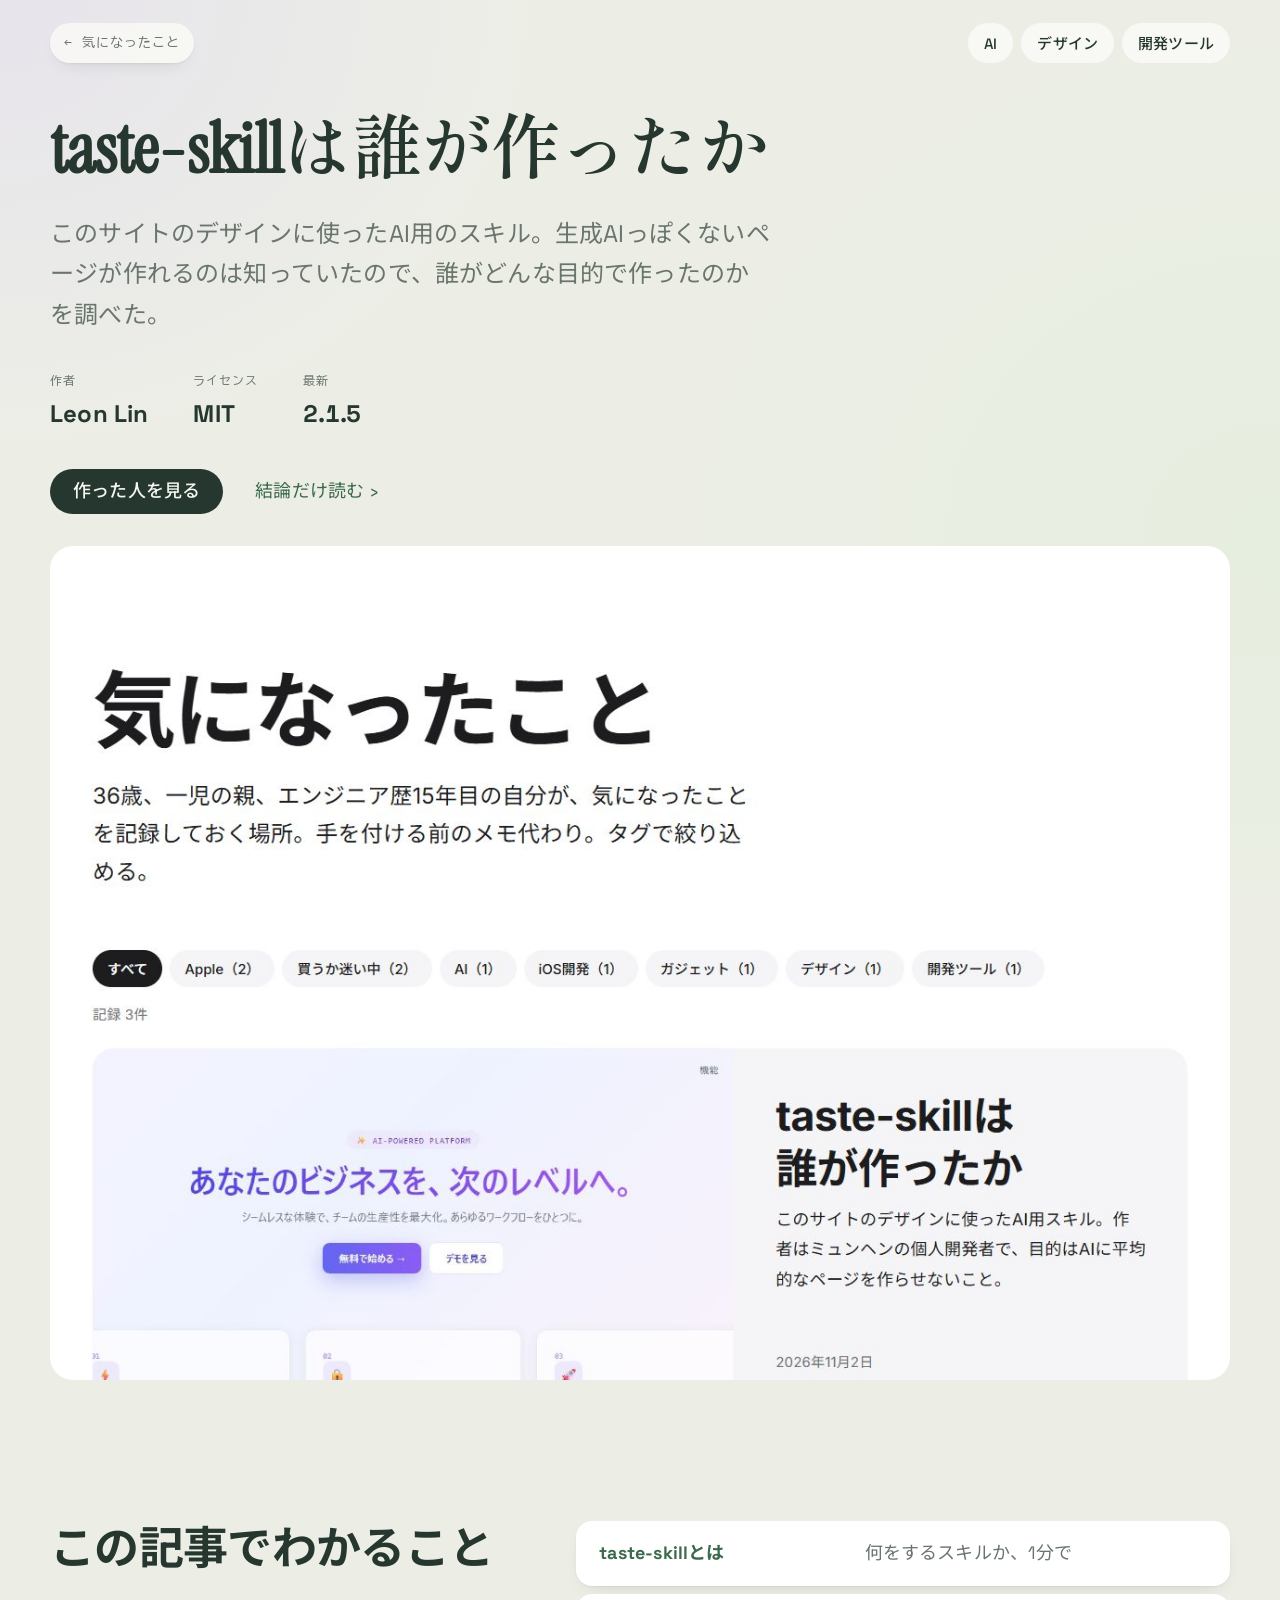
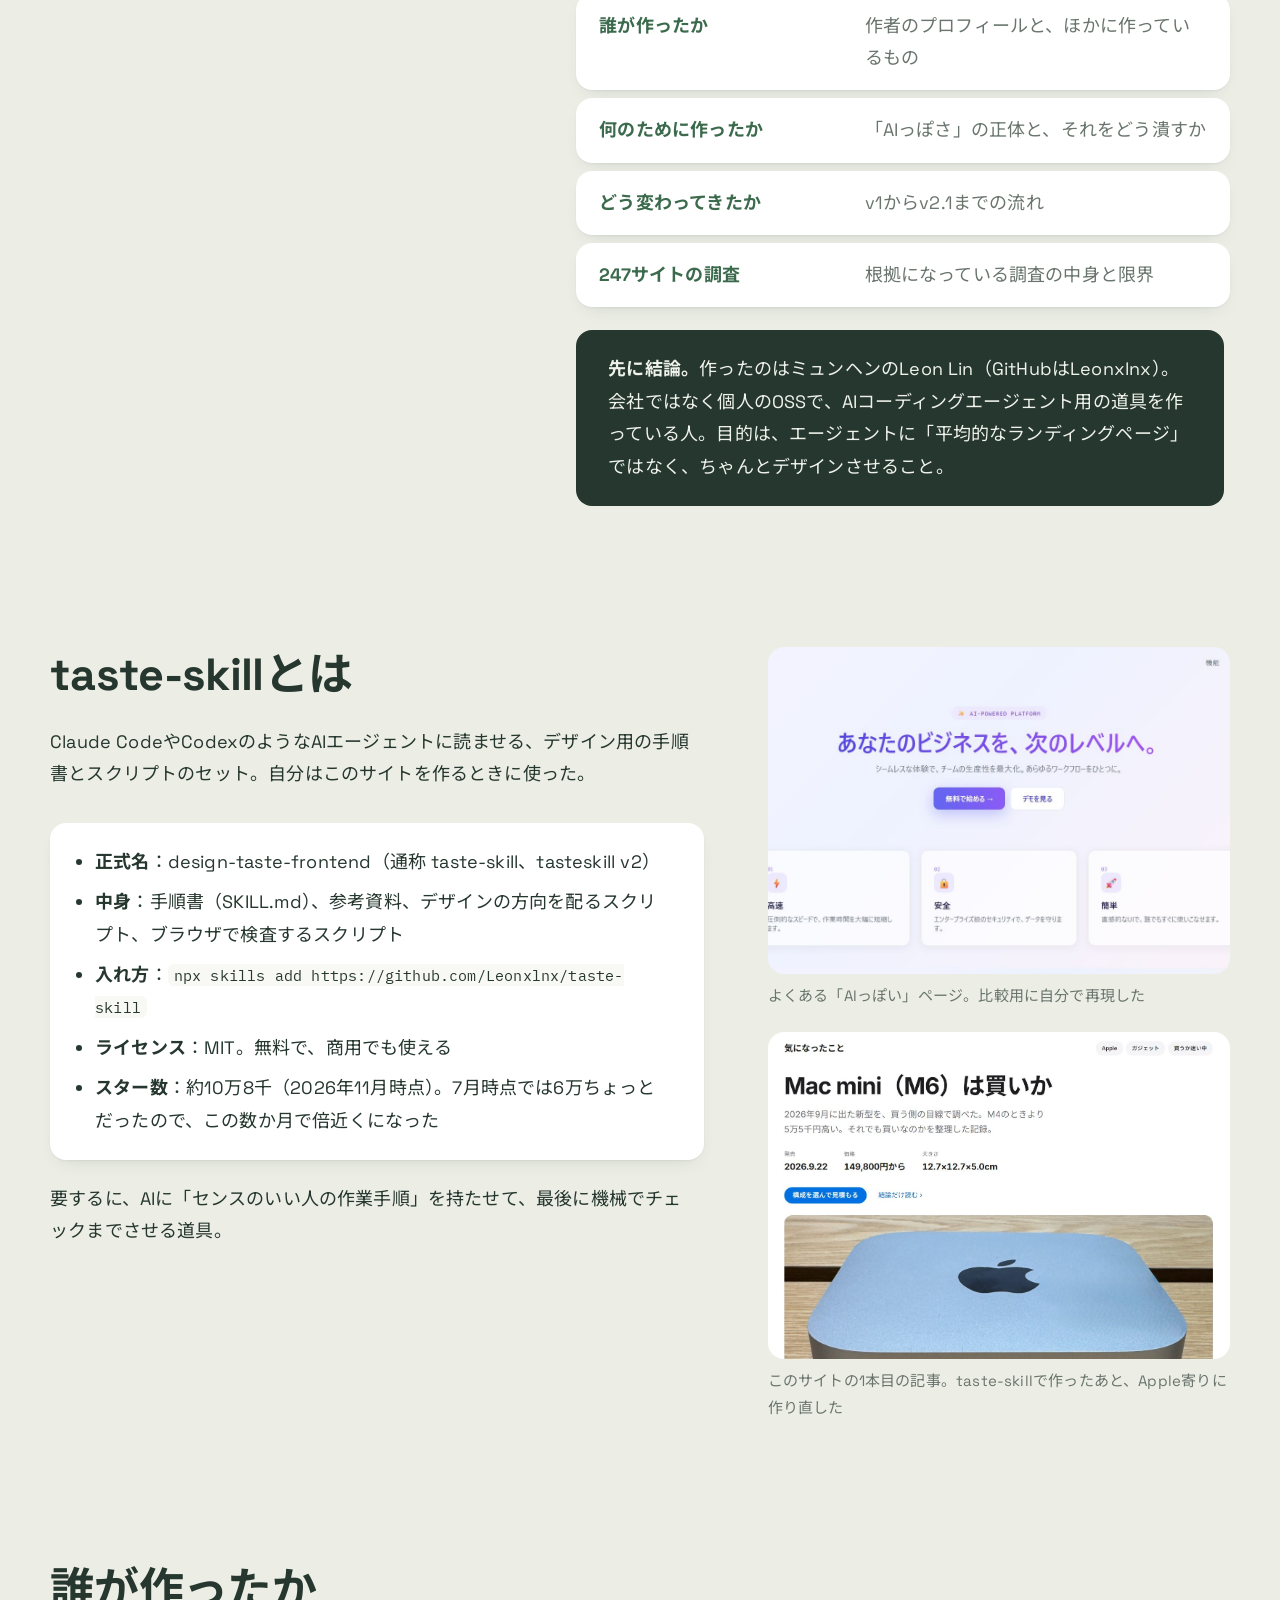
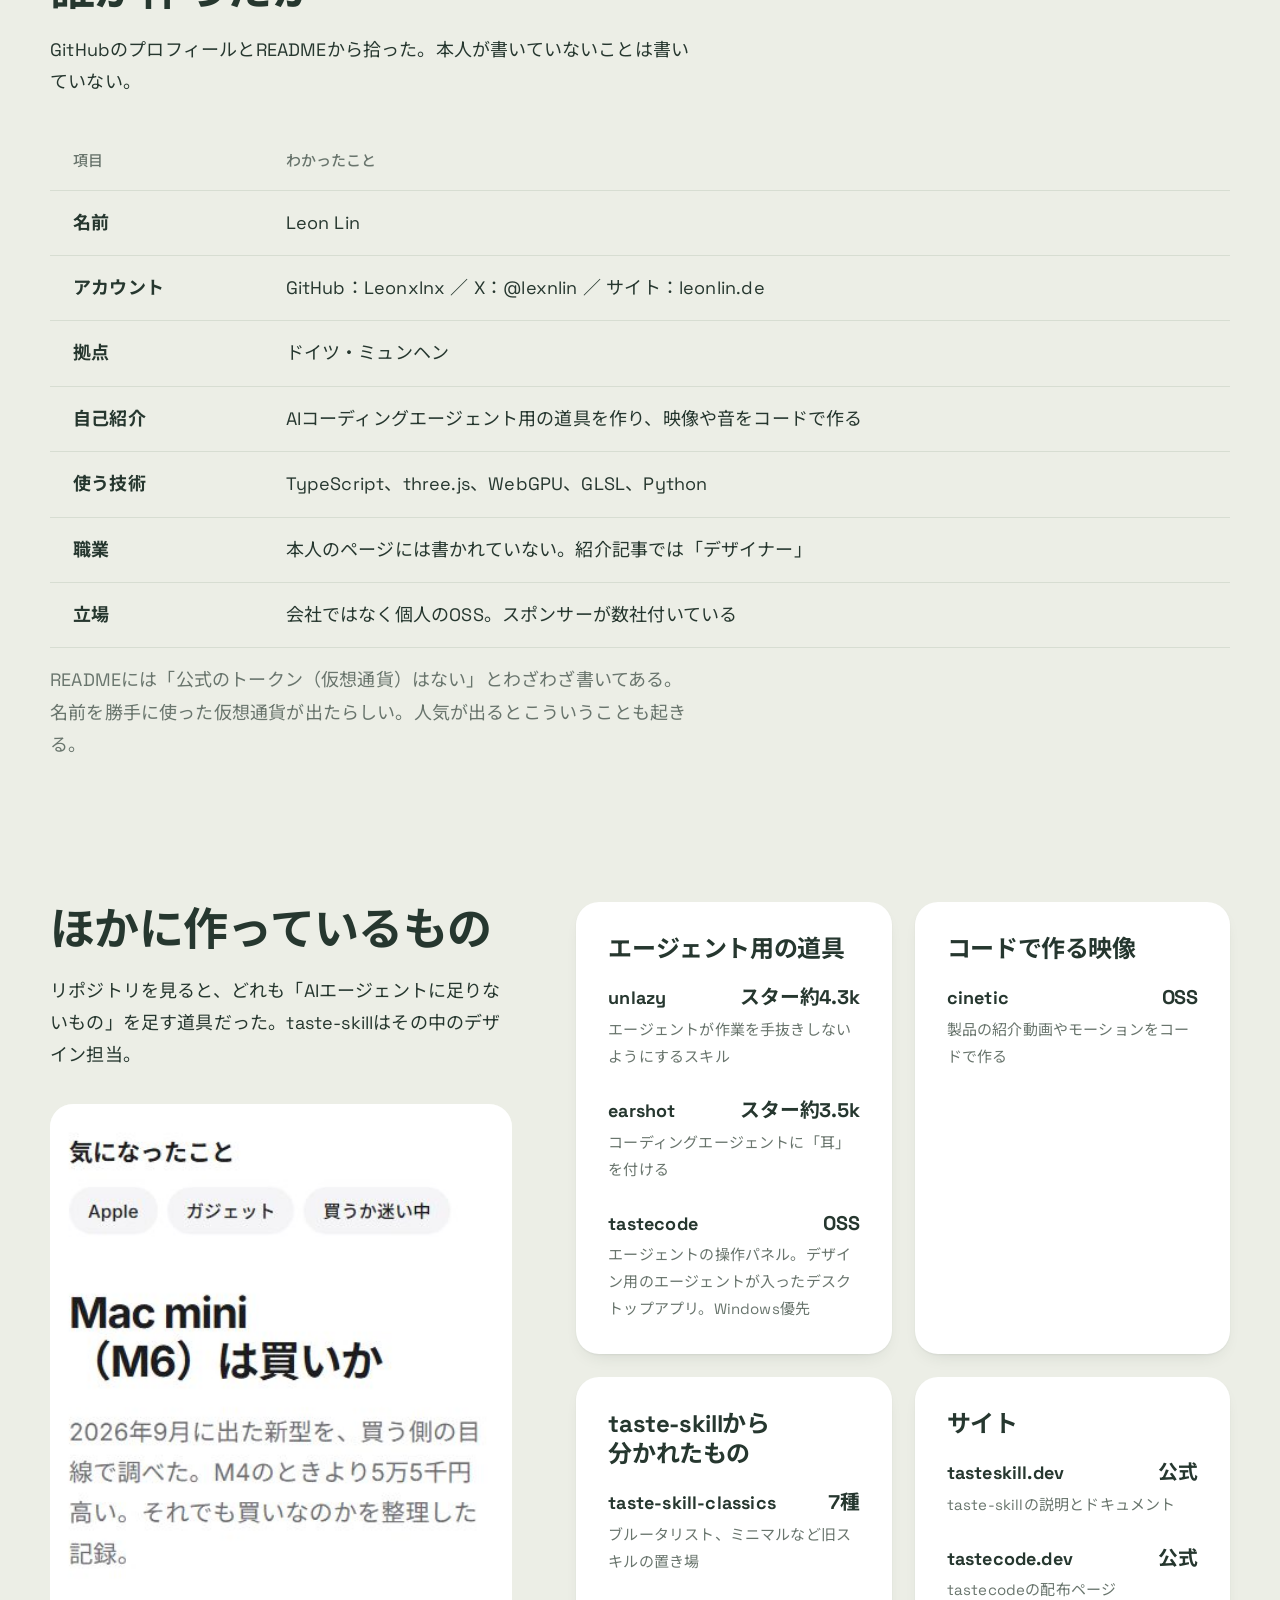
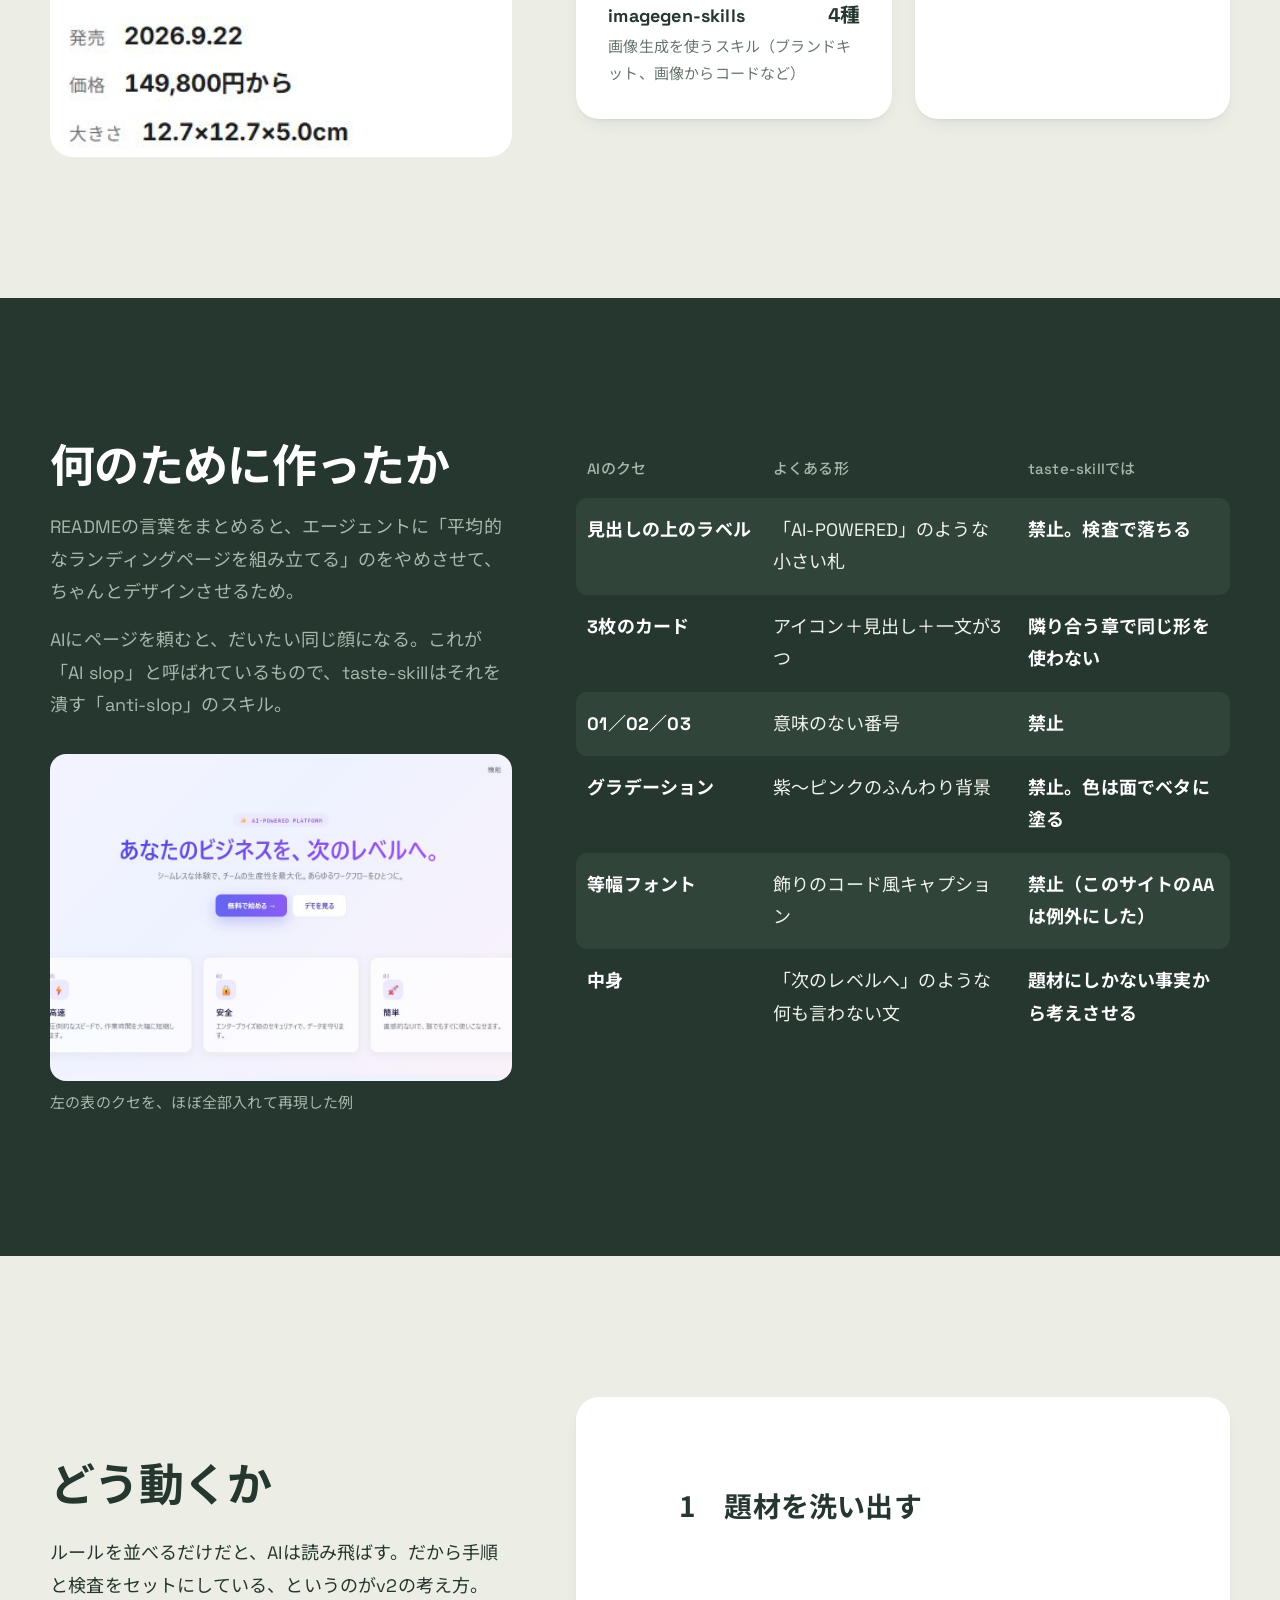
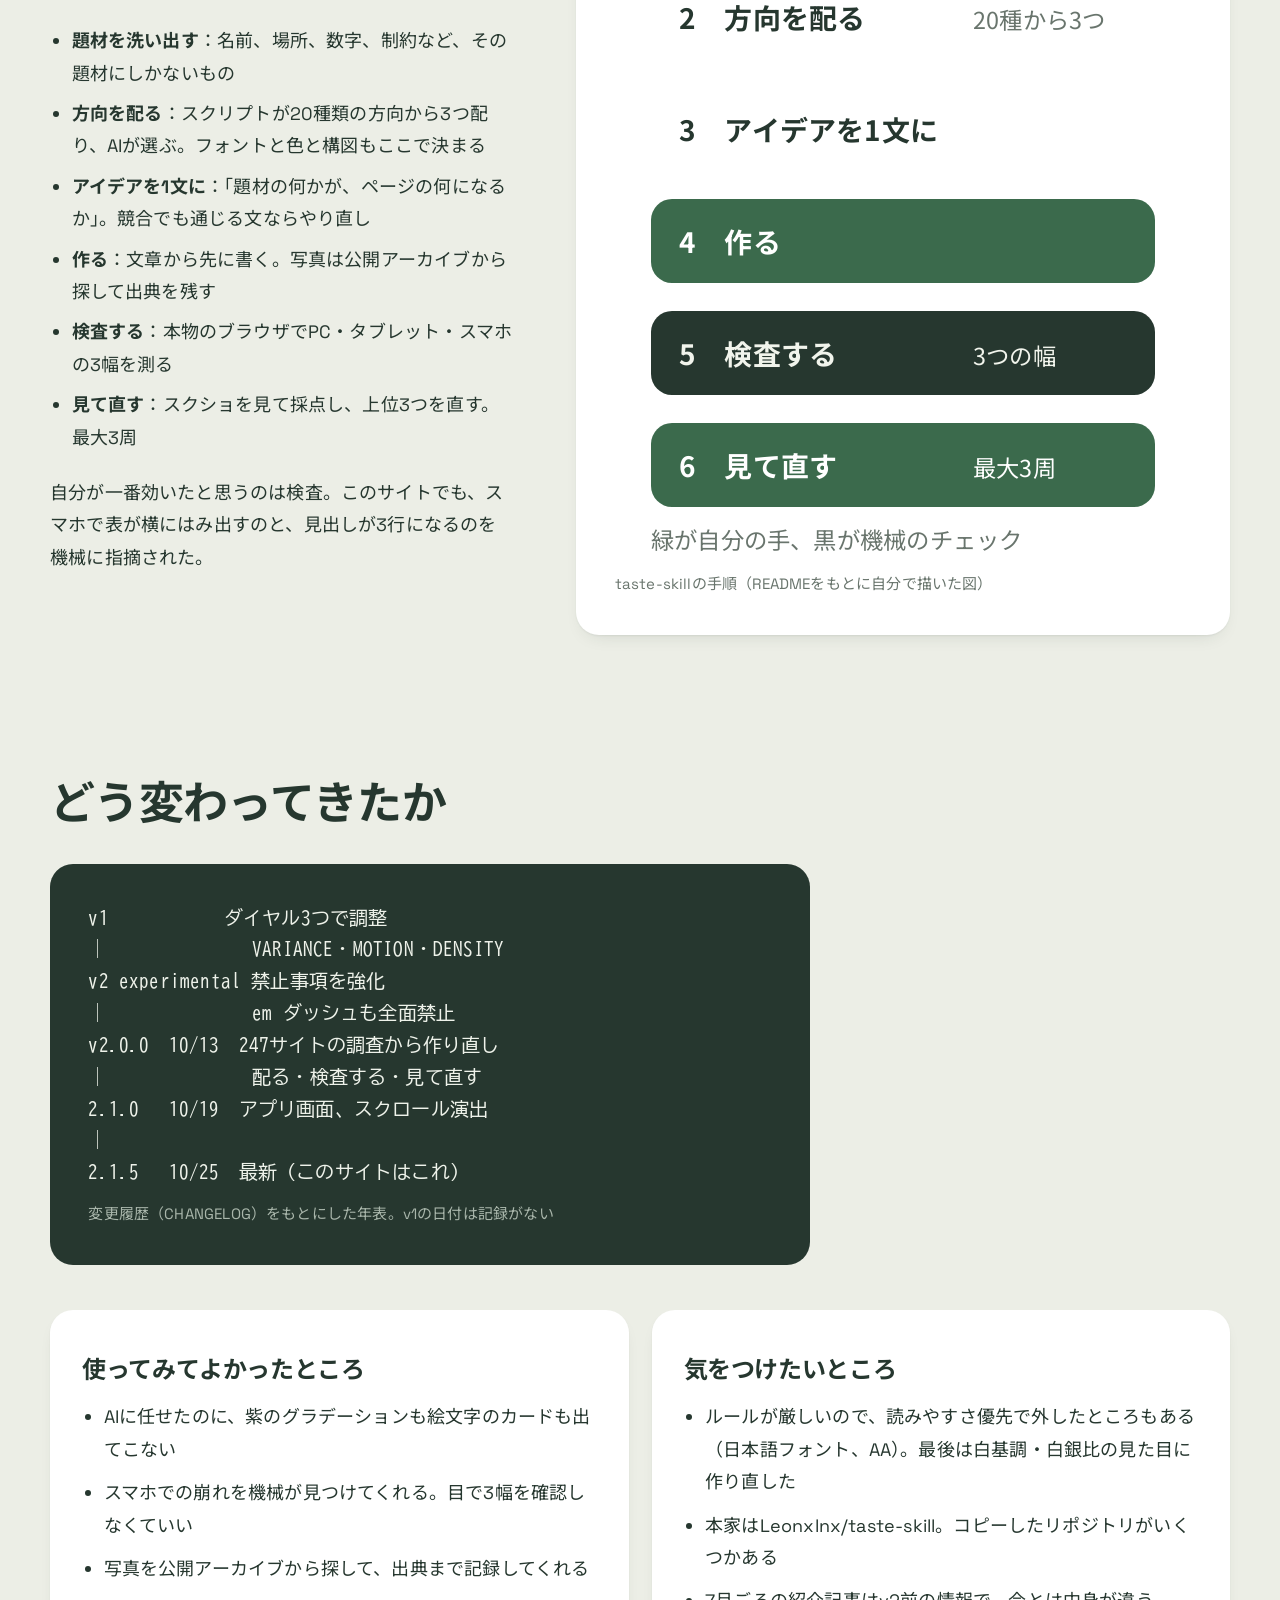
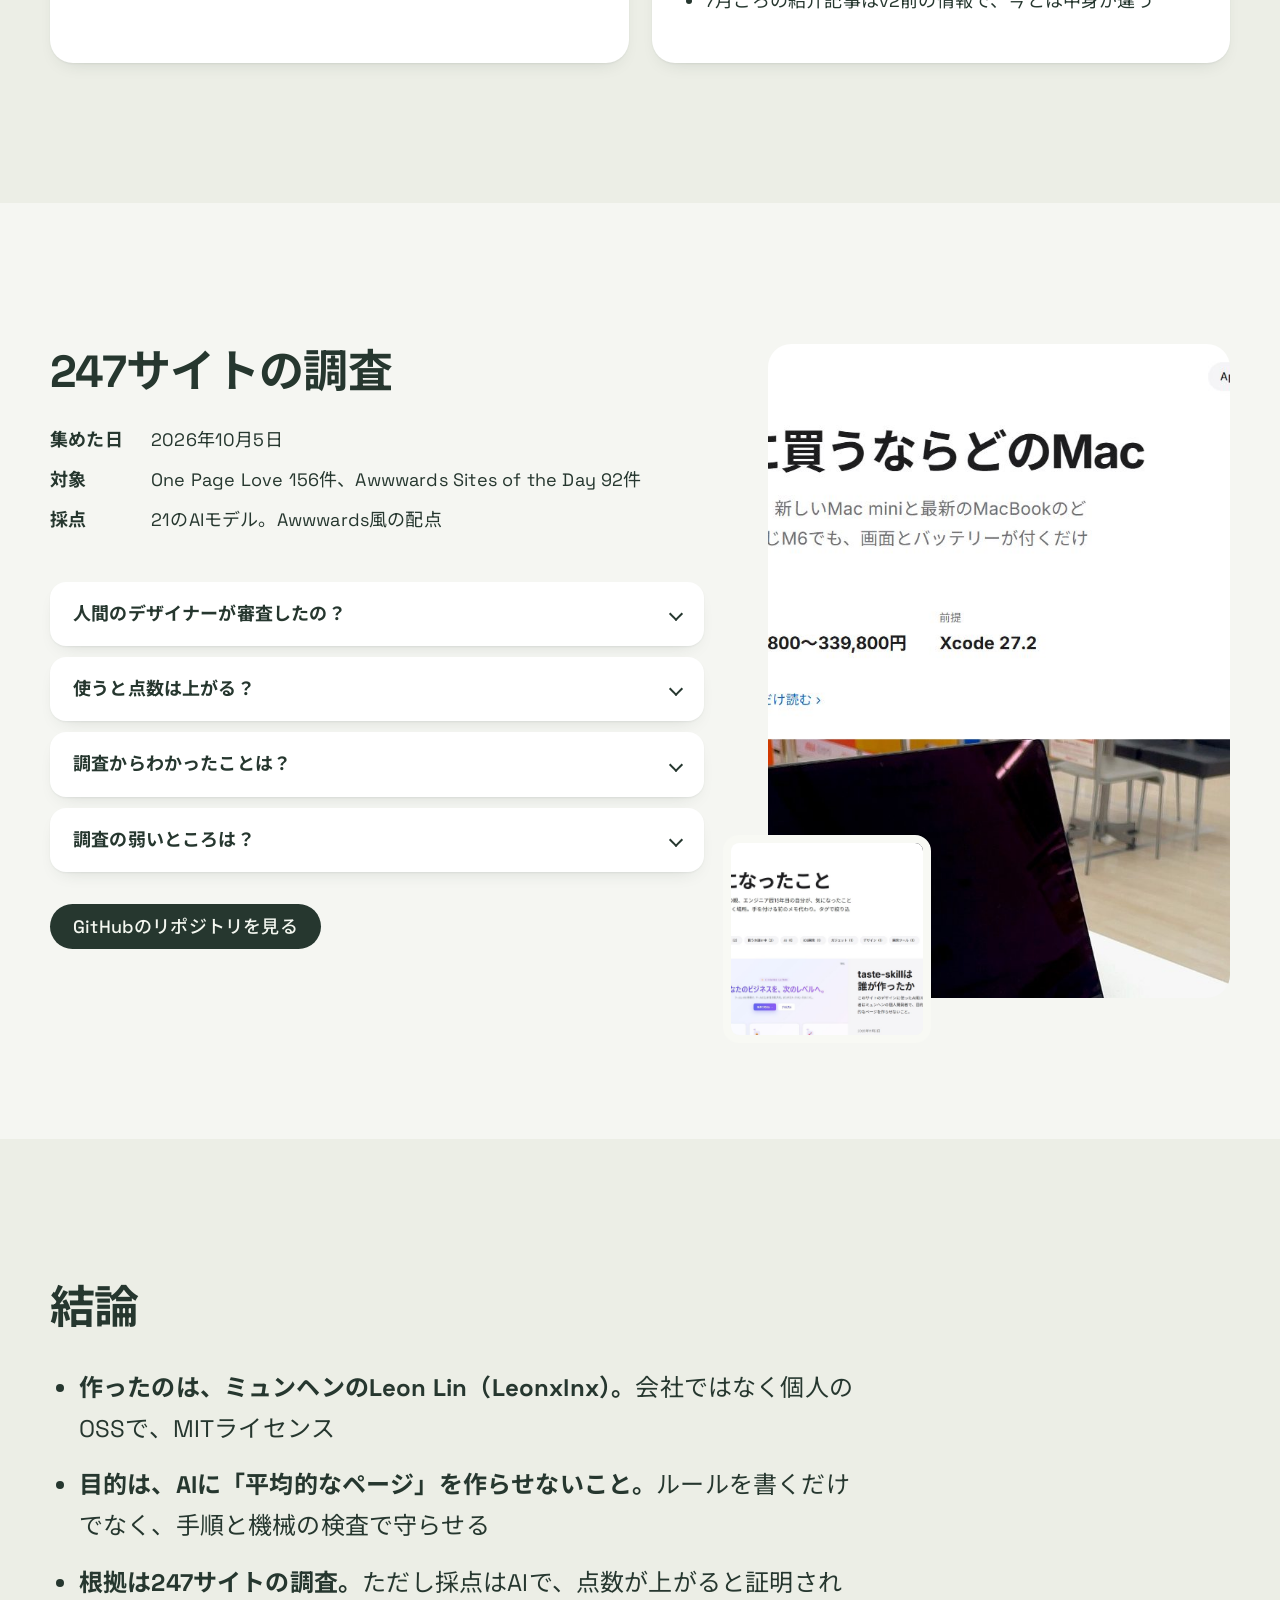
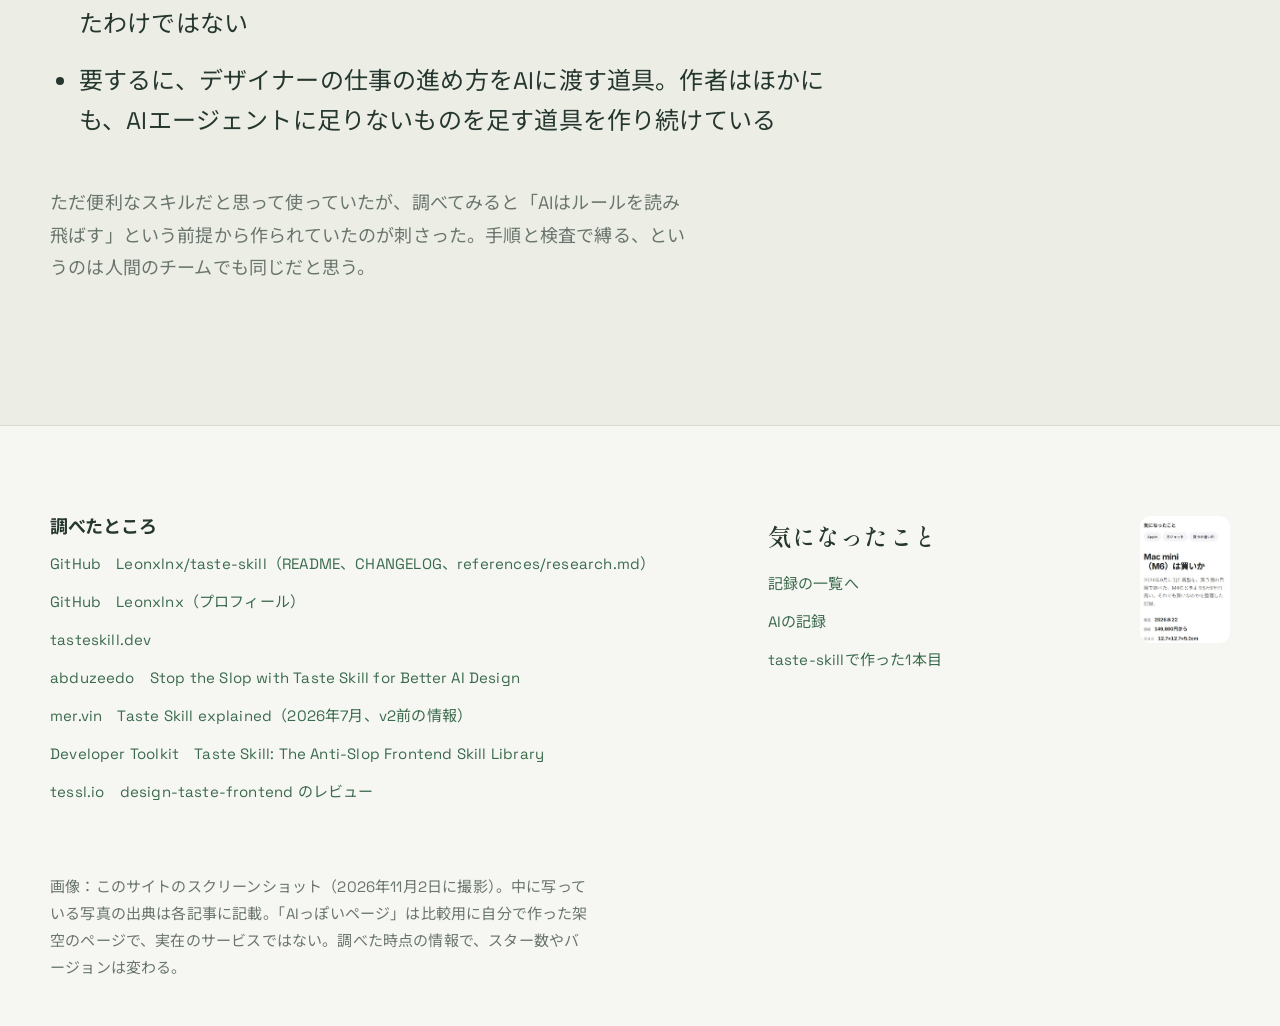
<file: site/posts/taste-skill/index.html>
<!doctype html>
<html lang="ja">
<head>
<meta charset="utf-8">
<meta name="viewport" content="width=device-width, initial-scale=1">
<title>taste-skillは誰が作ったか ｜ 気になったこと</title>
<meta name="description" content="このサイトのデザインに使ったAIエージェント用スキル「taste-skill」を、誰がどんな目的で作ったのか調べた記録。">
<link rel="preconnect" href="https://fonts.googleapis.com">
<link rel="preconnect" href="https://fonts.gstatic.com" crossorigin>
<link href="https://fonts.googleapis.com/css2?family=BIZ+UDGothic&family=IBM+Plex+Mono:wght@400;500&family=Instrument+Serif:ital@0;1&family=Shippori+Mincho:wght@500;600&family=Space+Grotesk:wght@400;500;700&family=Noto+Sans+JP:wght@400;500;700&display=swap" rel="stylesheet">
<link rel="stylesheet" href="../../css/site.css">
<link rel="stylesheet" href="../../css/article.css">
<script>document.documentElement.classList.add('js')</script>
</head>
<body>

<header class="hero">
  <img class="hero-photo" src="../../img/taste-skill/site-home.jpg" width="1440" height="900" alt="taste-skillで作ったこのサイトの一覧ページ">
  <div class="hero-card">
    <div class="hero-top">
      <a class="hero-home" href="../../">気になったこと</a>
      <ul class="tags" aria-label="タグ">
        <li><a class="tag" href="../../?tag=AI">AI</a></li>
        <li><a class="tag" href="../../?tag=デザイン">デザイン</a></li>
        <li><a class="tag" href="../../?tag=開発ツール">開発ツール</a></li>
      </ul>
    </div>
    <h1>taste-skillは誰が作ったか</h1>
    <p class="hero-lead">このサイトのデザインに使ったAI用のスキル。生成AIっぽくないページが作れるのは知っていたので、誰がどんな目的で作ったのかを調べた。</p>
    <dl class="hero-facts">
      <div><dt>作者</dt><dd>Leon Lin</dd></div>
      <div><dt>ライセンス</dt><dd>MIT</dd></div>
      <div><dt>最新</dt><dd><span class="num">2.1.5</span></dd></div>
    </dl>
    <div class="hero-foot">
      <a class="btn" href="#who-h">作った人を見る</a>
      <a href="#conclusion">結論だけ読む</a>
    </div>
  </div>
</header>

<main>

<section class="learn wrap" aria-labelledby="learn-h">
  <h2 id="learn-h" class="rise">この記事でわかること</h2>
  <div class="learn-body">
    <ul class="learn-list">
      <li class="rise" style="--i:1"><a href="#what-h">taste-skillとは</a><span>何をするスキルか、1分で</span></li>
      <li class="rise" style="--i:2"><a href="#who-h">誰が作ったか</a><span>作者のプロフィールと、ほかに作っているもの</span></li>
      <li class="rise" style="--i:3"><a href="#why-h">何のために作ったか</a><span>「AIっぽさ」の正体と、それをどう潰すか</span></li>
      <li class="rise" style="--i:4"><a href="#history-h">どう変わってきたか</a><span>v1からv2.1までの流れ</span></li>
      <li class="rise" style="--i:5"><a href="#study-h">247サイトの調査</a><span>根拠になっている調査の中身と限界</span></li>
    </ul>
    <p class="learn-short rise" style="--i:3"><strong>先に結論。</strong>作ったのはミュンヘンのLeon Lin（GitHubはLeonxlnx）。会社ではなく個人のOSSで、AIコーディングエージェント用の道具を作っている人。目的は、エージェントに「平均的なランディングページ」ではなく、ちゃんとデザインさせること。</p>
  </div>
</section>

<section class="intro wrap" aria-labelledby="what-h">
  <div class="intro-text">
    <h2 id="what-h" class="rise">taste-skillとは</h2>
    <p class="rise" style="--i:1">Claude CodeやCodexのようなAIエージェントに読ませる、デザイン用の手順書とスクリプトのセット。自分はこのサイトを作るときに使った。</p>
    <ul class="intro-points rise" style="--i:2">
      <li><strong>正式名</strong>：design-taste-frontend（通称 taste-skill、tasteskill v2）</li>
      <li><strong>中身</strong>：手順書（SKILL.md）、参考資料、デザインの方向を配るスクリプト、ブラウザで検査するスクリプト</li>
      <li><strong>入れ方</strong>：<code>npx skills add https://github.com/Leonxlnx/taste-skill</code></li>
      <li><strong>ライセンス</strong>：MIT。無料で、商用でも使える</li>
      <li><strong>スター数</strong>：約10万8千（2026年11月時点）。7月時点では6万ちょっとだったので、この数か月で倍近くになった</li>
    </ul>
    <p class="rise" style="--i:3">要するに、AIに「センスのいい人の作業手順」を持たせて、最後に機械でチェックまでさせる道具。</p>
  </div>
  <figure class="intro-plates">
    <div class="plate rise" style="--i:2">
      <img src="../../img/taste-skill/ai-like-sample.jpg" width="1440" height="720" alt="紫のグラデーションの見出しに、絵文字アイコンのカードが3つ並んだ、よくあるAIっぽいページ" loading="lazy" decoding="async">
      <figcaption>よくある「AIっぽい」ページ。比較用に自分で再現した</figcaption>
    </div>
    <div class="plate rise" style="--i:3">
      <img src="../../img/taste-skill/site-mac-mini.jpg" width="1440" height="900" alt="白い背景に大きな見出しとMac miniの写真を置いた、このサイトの1本目の記事" loading="lazy" decoding="async">
      <figcaption>このサイトの1本目の記事。taste-skillで作ったあと、Apple寄りに作り直した</figcaption>
    </div>
  </figure>
</section>

<section class="pro wrap" aria-labelledby="who-h">
  <h2 id="who-h" class="rise">誰が作ったか</h2>
  <p class="pro-lead rise" style="--i:1">GitHubのプロフィールとREADMEから拾った。本人が書いていないことは書いていない。</p>
  <div class="table-scroll rise" style="--i:2">
    <table class="pro-table">
      <caption class="visually-hidden">taste-skillの作者のプロフィール</caption>
      <thead><tr><th scope="col">項目</th><th scope="col">わかったこと</th></tr></thead>
      <tbody>
        <tr><th scope="row">名前</th><td data-label="内容">Leon Lin</td></tr>
        <tr><th scope="row">アカウント</th><td data-label="内容">GitHub：Leonxlnx ／ X：@lexnlin ／ サイト：leonlin.de</td></tr>
        <tr><th scope="row">拠点</th><td data-label="内容">ドイツ・ミュンヘン</td></tr>
        <tr><th scope="row">自己紹介</th><td data-label="内容">AIコーディングエージェント用の道具を作り、映像や音をコードで作る</td></tr>
        <tr><th scope="row">使う技術</th><td data-label="内容">TypeScript、three.js、WebGPU、GLSL、Python</td></tr>
        <tr><th scope="row">職業</th><td data-label="内容">本人のページには書かれていない。紹介記事では「デザイナー」</td></tr>
        <tr><th scope="row">立場</th><td data-label="内容">会社ではなく個人のOSS。スポンサーが数社付いている</td></tr>
      </tbody>
    </table>
  </div>
  <p class="pro-note rise" style="--i:3">READMEには「公式のトークン（仮想通貨）はない」とわざわざ書いてある。名前を勝手に使った仮想通貨が出たらしい。人気が出るとこういうことも起きる。</p>
</section>

<section class="prices wrap" aria-labelledby="repos-h">
  <div class="prices-head">
    <h2 id="repos-h" class="rise">ほかに作っているもの</h2>
    <p class="rise" style="--i:1">リポジトリを見ると、どれも「AIエージェントに足りないもの」を足す道具だった。taste-skillはその中のデザイン担当。</p>
    <img class="prices-photo rise" style="--i:2" src="../../img/taste-skill/site-mac-mini-phone.jpg" width="390" height="844" alt="スマホ幅で表示した、このサイトのMac miniの記事" loading="lazy" decoding="async">
  </div>
  <div class="menu">
    <div class="menu-group rise">
      <h3>エージェント用の道具</h3>
      <ul>
        <li><div class="row"><span>unlazy</span><span class="num">スター約4.3k</span></div><p>エージェントが作業を手抜きしないようにするスキル</p></li>
        <li><div class="row"><span>earshot</span><span class="num">スター約3.5k</span></div><p>コーディングエージェントに「耳」を付ける</p></li>
        <li><div class="row"><span>tastecode</span><span class="num">OSS</span></div><p>エージェントの操作パネル。デザイン用のエージェントが入ったデスクトップアプリ。Windows優先</p></li>
      </ul>
    </div>
    <div class="menu-group rise" style="--i:1">
      <h3>コードで作る映像</h3>
      <ul>
        <li><div class="row"><span>cinetic</span><span class="num">OSS</span></div><p>製品の紹介動画やモーションをコードで作る</p></li>
      </ul>
    </div>
    <div class="menu-group rise" style="--i:2">
      <h3>taste-skillから分かれたもの</h3>
      <ul>
        <li><div class="row"><span>taste-skill-classics</span><span class="num">7種</span></div><p>ブルータリスト、ミニマルなど旧スキルの置き場</p></li>
        <li><div class="row"><span>imagegen-skills</span><span class="num">4種</span></div><p>画像生成を使うスキル（ブランドキット、画像からコードなど）</p></li>
      </ul>
    </div>
    <div class="menu-group rise" style="--i:3">
      <h3>サイト</h3>
      <ul>
        <li><div class="row"><span>tasteskill.dev</span><span class="num">公式</span></div><p>taste-skillの説明とドキュメント</p></li>
        <li><div class="row"><span>tastecode.dev</span><span class="num">公式</span></div><p>tastecodeの配布ページ</p></li>
      </ul>
    </div>
  </div>
</section>

<section class="changes" aria-labelledby="why-h">
  <div class="wrap changes-inner">
    <div class="changes-head">
      <h2 id="why-h" class="rise">何のために作ったか</h2>
      <p class="rise" style="--i:1">READMEの言葉をまとめると、エージェントに「平均的なランディングページを組み立てる」のをやめさせて、ちゃんとデザインさせるため。</p>
      <p class="rise" style="--i:2">AIにページを頼むと、だいたい同じ顔になる。これが「AI slop」と呼ばれているもので、taste-skillはそれを潰す「anti-slop」のスキル。</p>
      <img class="changes-photo rise" style="--i:3" src="../../img/taste-skill/ai-like-sample.jpg" width="1440" height="720" alt="紫のグラデーションと3枚のカードが並ぶ、AIっぽいページの例" loading="lazy" decoding="async">
      <p class="changes-cap">左の表のクセを、ほぼ全部入れて再現した例</p>
    </div>
    <table class="diff stack">
      <caption class="visually-hidden">AIっぽいページのクセと、taste-skillでの扱い</caption>
      <thead><tr><th scope="col">AIのクセ</th><th scope="col">よくある形</th><th scope="col">taste-skillでは</th></tr></thead>
      <tbody>
        <tr><th scope="row">見出しの上のラベル</th><td data-label="よくある形">「AI-POWERED」のような小さい札</td><td data-label="taste-skillでは">禁止。検査で落ちる</td></tr>
        <tr><th scope="row">3枚のカード</th><td data-label="よくある形">アイコン＋見出し＋一文が3つ</td><td data-label="taste-skillでは">隣り合う章で同じ形を使わない</td></tr>
        <tr><th scope="row">01／02／03</th><td data-label="よくある形">意味のない番号</td><td data-label="taste-skillでは">禁止</td></tr>
        <tr><th scope="row">グラデーション</th><td data-label="よくある形">紫〜ピンクのふんわり背景</td><td data-label="taste-skillでは">禁止。色は面でベタに塗る</td></tr>
        <tr><th scope="row">等幅フォント</th><td data-label="よくある形">飾りのコード風キャプション</td><td data-label="taste-skillでは">禁止（このサイトのAAは例外にした）</td></tr>
        <tr><th scope="row">中身</th><td data-label="よくある形">「次のレベルへ」のような何も言わない文</td><td data-label="taste-skillでは">題材にしかない事実から考えさせる</td></tr>
      </tbody>
    </table>
  </div>
</section>

<section class="body-figure wrap" aria-labelledby="how-h">
  <div class="body-text">
    <h2 id="how-h" class="rise">どう動くか</h2>
    <p class="rise" style="--i:1">ルールを並べるだけだと、AIは読み飛ばす。だから手順と検査をセットにしている、というのがv2の考え方。</p>
    <ul class="rise" style="--i:2">
      <li><strong>題材を洗い出す</strong>：名前、場所、数字、制約など、その題材にしかないもの</li>
      <li><strong>方向を配る</strong>：スクリプトが20種類の方向から3つ配り、AIが選ぶ。フォントと色と構図もここで決まる</li>
      <li><strong>アイデアを1文に</strong>：「題材の何かが、ページの何になるか」。競合でも通じる文ならやり直し</li>
      <li><strong>作る</strong>：文章から先に書く。写真は公開アーカイブから探して出典を残す</li>
      <li><strong>検査する</strong>：本物のブラウザでPC・タブレット・スマホの3幅を測る</li>
      <li><strong>見て直す</strong>：スクショを見て採点し、上位3つを直す。最大3周</li>
    </ul>
    <p class="rise" style="--i:3">自分が一番効いたと思うのは検査。このサイトでも、スマホで表が横にはみ出すのと、見出しが3行になるのを機械に指摘された。</p>
  </div>
  <figure class="drawing rise" style="--i:2">
    <svg viewBox="0 0 480 620" role="img" aria-labelledby="how-t">
      <title id="how-t">taste-skillの6つの手順。洗い出す、配る、1文にする、作る、検査する、見て直す。検査で落ちたら作るに戻る</title>
      <g font-family="Noto Sans JP, sans-serif" font-size="24" fill="#26372f">
        <rect x="24" y="24" width="432" height="72" rx="18" fill="#ffffff"/>
        <text x="48" y="70" font-weight="700">1　題材を洗い出す</text>
        <rect x="24" y="120" width="432" height="72" rx="18" fill="#ffffff"/>
        <text x="48" y="166" font-weight="700">2　方向を配る</text>
        <text x="300" y="166" font-size="20" fill="#69756d">20種から3つ</text>
        <rect x="24" y="216" width="432" height="72" rx="18" fill="#ffffff"/>
        <text x="48" y="262" font-weight="700">3　アイデアを1文に</text>
        <rect x="24" y="312" width="432" height="72" rx="18" fill="#3b6a4c"/>
        <text x="48" y="358" font-weight="700" fill="#ffffff">4　作る</text>
        <rect x="24" y="408" width="432" height="72" rx="18" fill="#26372f"/>
        <text x="48" y="454" font-weight="700" fill="#f1f4ec">5　検査する</text>
        <text x="300" y="454" font-size="20" fill="#f1f4ec">3つの幅</text>
        <rect x="24" y="504" width="432" height="72" rx="18" fill="#3b6a4c"/>
        <text x="48" y="550" font-weight="700" fill="#ffffff">6　見て直す</text>
        <text x="300" y="550" font-size="20" fill="#ffffff">最大3周</text>
        <text x="24" y="612" font-size="20" fill="#69756d">緑が自分の手、黒が機械のチェック</text>
      </g>
    </svg>
    <figcaption>taste-skillの手順（READMEをもとに自分で描いた図）</figcaption>
  </figure>
</section>

<section class="verdict wrap" aria-labelledby="history-h">
  <h2 id="history-h" class="rise">どう変わってきたか</h2>
  <figure class="flow rise" style="--i:1">
<pre aria-label="taste-skillの歩み。v1は3つのダイヤルでルールを調整する方式。v2 experimentalで禁止事項を強化。2026年10月13日のv2.0.0で247サイトの調査をもとに作り直し。10月19日の2.1.0でアプリ画面とスクロール演出に対応。10月25日の2.1.5が最新。">v1　　　　　　ダイヤル3つで調整
│　　　　　　　 VARIANCE・MOTION・DENSITY
v2 experimental 禁止事項を強化
│　　　　　　　 em ダッシュも全面禁止
v2.0.0　10/13　247サイトの調査から作り直し
│　　　　　　　 配る・検査する・見て直す
2.1.0　 10/19　アプリ画面、スクロール演出
│
2.1.5　 10/25　最新（このサイトはこれ）</pre>
    <figcaption>変更履歴（CHANGELOG）をもとにした年表。v1の日付は記録がない</figcaption>
  </figure>
  <div class="verdict-cols">
    <div class="verdict-col rise" style="--i:1">
      <h3>使ってみてよかったところ</h3>
      <ul>
        <li>AIに任せたのに、紫のグラデーションも絵文字のカードも出てこない</li>
        <li>スマホでの崩れを機械が見つけてくれる。目で3幅を確認しなくていい</li>
        <li>写真を公開アーカイブから探して、出典まで記録してくれる</li>
      </ul>
    </div>
    <div class="verdict-col rise" style="--i:2">
      <h3>気をつけたいところ</h3>
      <ul>
        <li>ルールが厳しいので、読みやすさ優先で外したところもある（日本語フォント、AA）。最後は白基調・白銀比の見た目に作り直した</li>
        <li>本家はLeonxlnx/taste-skill。コピーしたリポジトリがいくつかある</li>
        <li>7月ごろの紹介記事はv2前の情報で、今とは中身が違う</li>
      </ul>
    </div>
  </div>
</section>

<section class="faq" aria-labelledby="study-h">
  <div class="wrap faq-inner">
    <div class="faq-left">
      <h2 id="study-h" class="rise">247サイトの調査</h2>
      <dl class="faq-facts rise" style="--i:1">
        <div><dt>集めた日</dt><dd>2026年10月5日</dd></div>
        <div><dt>対象</dt><dd>One Page Love 156件、Awwwards Sites of the Day 92件</dd></div>
        <div><dt>採点</dt><dd>21のAIモデル。Awwwards風の配点</dd></div>
      </dl>
      <div class="qa">
        <details class="rise">
          <summary>人間のデザイナーが審査したの？</summary>
          <p>違う。AIモデルがスクリーンショットを見て採点している。作者自身も「人間の審査員でも、本物のAwwwardsの点数でもない」と書いている。ここは正直でいいと思った。</p>
        </details>
        <details class="rise">
          <summary>使うと点数は上がる？</summary>
          <p>作者の比較では、最終ラウンドでtaste-skillが7.7、スキルなしが7.8、別のデザインスキルが7.2。スキルなしの方がわずかに上だった。点数より「AIっぽさが消える」方に効いている、と受け取っておく。</p>
        </details>
        <details class="rise">
          <summary>調査からわかったことは？</summary>
          <p>いいサイトとそうでないサイトを分けていたのは、見た目の飾りではなく「題材そのものから取ったアイデア」だった、というのが一番大きい。もう一つ、点数の高いサイトほど使いやすいわけではない、という結果も出ている。</p>
        </details>
        <details class="rise">
          <summary>調査の弱いところは？</summary>
          <p>作者が自分で挙げている。お題1つにつき審査は1回だけ、審査はAI、最終ラウンドのお題は前のラウンドと同じもの。なので数字は参考程度に見ている。</p>
        </details>
      </div>
      <a class="btn faq-btn" href="https://github.com/Leonxlnx/taste-skill" rel="noopener">GitHubのリポジトリを見る</a>
    </div>
    <div class="faq-photos">
      <img class="faq-tall" src="../../img/taste-skill/site-ios-dev-mac.jpg" width="1440" height="900" alt="taste-skillで作った、このサイトの2本目の記事" loading="lazy" decoding="async">
      <img class="faq-square" src="../../img/taste-skill/site-home.jpg" width="1440" height="900" alt="このサイトの一覧ページ" loading="lazy" decoding="async">
    </div>
  </div>
</section>

<section id="conclusion" class="conclusion wrap" aria-labelledby="conclusion-h">
  <h2 id="conclusion-h" class="rise">結論</h2>
  <ul class="conclusion-list">
    <li class="rise"><strong>作ったのは、ミュンヘンのLeon Lin（Leonxlnx）。</strong>会社ではなく個人のOSSで、MITライセンス</li>
    <li class="rise" style="--i:1"><strong>目的は、AIに「平均的なページ」を作らせないこと。</strong>ルールを書くだけでなく、手順と機械の検査で守らせる</li>
    <li class="rise" style="--i:2"><strong>根拠は247サイトの調査。</strong>ただし採点はAIで、点数が上がると証明されたわけではない</li>
    <li class="rise" style="--i:3">要するに、デザイナーの仕事の進め方をAIに渡す道具。作者はほかにも、AIエージェントに足りないものを足す道具を作り続けている</li>
  </ul>
  <p class="conclusion-close rise">ただ便利なスキルだと思って使っていたが、調べてみると「AIはルールを読み飛ばす」という前提から作られていたのが刺さった。手順と検査で縛る、というのは人間のチームでも同じだと思う。</p>
</section>

</main>

<footer class="back">
  <div class="back-card">
    <div class="back-msg">
      <h2>調べたところ</h2>
      <ul class="sources">
        <li><a href="https://github.com/Leonxlnx/taste-skill" rel="noopener">GitHub　Leonxlnx/taste-skill（README、CHANGELOG、references/research.md）</a></li>
        <li><a href="https://github.com/Leonxlnx" rel="noopener">GitHub　Leonxlnx（プロフィール）</a></li>
        <li><a href="https://tasteskill.dev" rel="noopener">tasteskill.dev</a></li>
        <li><a href="https://abduzeedo.com/stop-slop-taste-skill-better-ai-design/" rel="noopener">abduzeedo　Stop the Slop with Taste Skill for Better AI Design</a></li>
        <li><a href="https://mer.vin/2026/07/taste-skill-explained-anti-slop-agent-skills-for-ai-frontend-design/" rel="noopener">mer.vin　Taste Skill explained（2026年7月、v2前の情報）</a></li>
        <li><a href="https://developertoolkit.ai/en/ecosystem/skills/taste-skill/" rel="noopener">Developer Toolkit　Taste Skill: The Anti-Slop Frontend Skill Library</a></li>
        <li><a href="https://tessl.io/registry/skills/github/Leonxlnx/taste-skill/design-taste-frontend/review" rel="noopener">tessl.io　design-taste-frontend のレビュー</a></li>
      </ul>
    </div>
    <div class="back-addr">
      <img class="stamp" src="../../img/taste-skill/site-mac-mini-phone.jpg" width="390" height="844" alt="" loading="lazy" decoding="async">
      <p class="back-sign">気になったこと</p>
      <ul class="back-links">
        <li><a href="../../">記録の一覧へ</a></li>
        <li><a href="../../?tag=AI">AIの記録</a></li>
        <li><a href="../mac-mini-2026/">taste-skillで作った1本目</a></li>
      </ul>
    </div>
    <p class="imprint">画像：このサイトのスクリーンショット（2026年11月2日に撮影）。中に写っている写真の出典は各記事に記載。「AIっぽいページ」は比較用に自分で作った架空のページで、実在のサービスではない。調べた時点の情報で、スター数やバージョンは変わる。</p>
  </div>
</footer>

<script src="../../js/rise.js"></script>
</body>
</html>
</file>
<file: site/css/site.css>
/* 気になったこと — 全ページ共通
   視認性が最優先。比率はすべて白銀比（1 : √2 ≒ 1.414）で刻む。
   雰囲気は「道具箱」：ラベンダーとミントのにじんだ地、白いカード、深い緑の角丸、
   小さなラベルは等幅、大きな見出しは明朝／セリフを薄く。 */

:root {
  /* 色：薄いラベンダーからミントへのにじみ、深い緑の墨、差し色は朱 */
  --bg: #eceee6;
  --bg-lilac: #e7e4ec;
  --bg-mint: #e6eedf;
  --surface: #f8f9f4;
  --paper: #ffffff;
  --glass: rgba(251, 252, 248, .78);
  --line: #d7ddd2;
  --ink: #26372f;
  --muted: #69756d;
  --faint: #9aa59c;
  --accent: #26372f;
  --accent-ink: #f4f7f0;
  --accent-deep: #1a2721;
  --link: #3b6a4c;
  --signal: #c2562f;
  --night: #26372f;
  --night-2: #30443a;
  --night-ink: #eef2ea;
  --night-muted: #a9b6ab;
  --shadow: 0 1px 2px rgba(38, 55, 47, .06), 0 18px 40px -18px rgba(38, 55, 47, .28);
  --shadow-s: 0 1px 2px rgba(38, 55, 47, .06), 0 8px 20px -12px rgba(38, 55, 47, .22);

  --font-display: "Space Grotesk", "Hiragino Sans", "Hiragino Kaku Gothic ProN", "Noto Sans JP", system-ui, sans-serif;
  --font-text: "Space Grotesk", "Hiragino Sans", "Hiragino Kaku Gothic ProN", "Noto Sans JP", "Yu Gothic UI", system-ui, sans-serif;
  --font-serif: "Instrument Serif", "Shippori Mincho", "Hiragino Mincho ProN", "Yu Mincho", serif;
  --font-mono: "IBM Plex Mono", "BIZ UDGothic", ui-monospace, monospace;

  /* 白銀比の刻み：8・11・16・23・32・45・64・90・128・181 */
  --s1: 8px; --s2: 11px; --s3: 16px; --s4: 23px; --s5: 32px;
  --s6: 45px; --s7: 64px; --s8: 90px; --s9: 128px; --s10: 181px;

  /* 文字も白銀比。本文17〜18px、見出しは本文の√2倍ずつ */
  --step-small: 0.9375rem;
  --step-body: clamp(1.0625rem, 1rem + 0.2vw, 1.125rem);
  --step-lead: clamp(1.25rem, 1.15rem + 0.45vw, 1.5rem);
  --step-head: clamp(1.75rem, 1.3rem + 1.9vw, 2.8125rem);
  --step-display: clamp(2.25rem, 1.2rem + 4.2vw, 4rem);

  --margin: clamp(16px, 4vw, 45px);
  --gap-section: clamp(90px, 11vw, 181px);
  --radius: 23px;
  --radius-s: 16px;
  --measure: 36em;
  --max: 1180px;

  --ratio: 1.414 / 1;
  --ratio-tall: 1 / 1.414;
  --ease: cubic-bezier(.25, .1, .25, 1);
}

*, *::before, *::after { box-sizing: border-box; }
html { -webkit-text-size-adjust: 100%; scroll-behavior: smooth; }
body {
  margin: 0;
  background:
    radial-gradient(60vmax 50vmax at 0% 0%, var(--bg-lilac), transparent 70%),
    radial-gradient(70vmax 60vmax at 100% 60%, var(--bg-mint), transparent 70%),
    var(--bg);
  background-attachment: fixed;
  color: var(--ink);
  font-family: var(--font-text);
  font-size: var(--step-body);
  line-height: 1.8;
  letter-spacing: 0.01em;
  -webkit-font-smoothing: antialiased;
  text-rendering: optimizeLegibility;
}
img { display: block; max-width: 100%; height: auto; }
a { color: var(--link); text-decoration: none; }
a:hover { text-decoration: underline; text-underline-offset: 0.2em; }
:focus-visible { outline: 3px solid var(--accent); outline-offset: 3px; border-radius: 4px; }
::selection { background: #cfe3c2; color: var(--ink); }
h1, h2, h3 {
  font-family: var(--font-display);
  font-weight: 700;
  letter-spacing: -0.015em;
  line-height: 1.25;
  margin: 0;
  text-wrap: balance;
  word-break: auto-phrase;
}
p { margin: 0; }
code { font-family: var(--font-mono); font-size: .86em; background: var(--surface); border-radius: 6px; padding: 1px 6px; overflow-wrap: anywhere; }
.mono { font-family: var(--font-mono); font-size: .75rem; letter-spacing: .08em; text-transform: uppercase; }
.num { font-family: var(--font-display); font-variant-numeric: tabular-nums; letter-spacing: -0.01em; }

/* frame */
.wrap { padding-inline: var(--margin); max-width: calc(var(--max) + var(--margin) * 2); margin-inline: auto; }

/* button: 深い緑の角丸 */
.btn {
  display: inline-flex; align-items: center; justify-content: center;
  min-height: 45px; padding: 0 var(--s4);
  border: 0; border-radius: 999px;
  background: var(--accent); color: var(--accent-ink);
  font: 500 var(--step-body)/1 var(--font-text);
  text-decoration: none; cursor: pointer;
  transition: background-color .2s var(--ease), transform .2s var(--ease);
}
.btn:hover { background: var(--accent-deep); color: var(--accent-ink); text-decoration: none; }
.btn:active { transform: scale(.97); }

.visually-hidden { position: absolute; width: 1px; height: 1px; overflow: hidden; clip: rect(0 0 0 0); white-space: nowrap; }

/* tags */
.tag {
  display: inline-flex; align-items: center; min-height: 40px; padding: 0 var(--s3);
  border: 0; border-radius: 999px;
  background: var(--surface); color: var(--ink);
  font: 500 var(--step-small)/1 var(--font-text);
  text-decoration: none; cursor: pointer;
  transition: background-color .2s var(--ease), color .2s var(--ease), transform .2s var(--ease);
}
.tag:hover { background: #e4e9df; color: var(--ink); text-decoration: none; }
.tag:active { transform: scale(.96); }
.tag[aria-pressed="true"] { background: var(--ink); color: var(--accent-ink); }
.tags { display: flex; flex-wrap: wrap; gap: var(--s1); list-style: none; margin: 0; padding: 0; }

/* entrance (content stays visible without script) */
.js .rise { opacity: 0; transform: translateY(23px); transition: opacity .8s var(--ease), transform .8s var(--ease); transition-delay: calc(var(--i, 0) * 80ms); }
.js .rise.in { opacity: 1; transform: none; }
@media (prefers-reduced-motion: reduce) {
  html { scroll-behavior: auto; }
  .js .rise { opacity: 1; transform: none; transition: none; }
  * { animation: none !important; }
}
</file>
<file: site/css/home.css>
/* 一覧ページ。
   上に検索バー、まん中にカードの束（めくって選ぶ）と詳細パネル、下にタグのタブ。
   JSが無いときは、ふつうのカード一覧として読める。 */

.home { padding-bottom: 120px; }

/* ===== いちばん上の細い行 ===== */
.topbar { display: flex; justify-content: space-between; align-items: center; gap: var(--s3); padding-top: var(--s4); min-height: 64px; }
.topbar p { color: var(--muted); }
.topbar-right { display: flex; align-items: center; gap: var(--s3); }
.signal { color: var(--signal); }
.vol { padding: 6px 12px; border-radius: 999px; background: var(--glass); color: var(--ink); box-shadow: var(--shadow-s); }

/* ===== 検索バー（スクロールしても上に残る） ===== */
.dock { position: sticky; top: var(--s2); z-index: 30; margin-top: var(--s2); }
.searchbar {
  display: flex; align-items: center; gap: var(--s2);
  padding: 7px; border-radius: 20px;
  background: var(--glass); box-shadow: var(--shadow);
  -webkit-backdrop-filter: blur(18px) saturate(1.2); backdrop-filter: blur(18px) saturate(1.2);
}
.stack-chip {
  flex: none; display: inline-flex; align-items: center; gap: var(--s2);
  height: 45px; padding: 0 var(--s4); border-radius: 14px;
  background: var(--ink); color: var(--accent-ink); font-weight: 500; font-size: .9375rem;
}
.stack-chip b { font-weight: 500; opacity: .75; font-size: .8125rem; }
.search { flex: 1; min-width: 0; display: flex; align-items: center; gap: var(--s2); padding: 0 var(--s2); color: var(--muted); }
.search input {
  flex: 1; min-width: 0; height: 45px; border: 0; background: none; outline: none;
  font: 400 1rem var(--font-text); color: var(--ink);
}
.search input::placeholder { color: var(--faint); }
.search input::-webkit-search-cancel-button { -webkit-appearance: none; }
.search:focus-within { color: var(--ink); }
.searchbar:has(input:focus) { box-shadow: var(--shadow), 0 0 0 2px rgba(38, 55, 47, .18); }
kbd { padding: 3px 7px; border-radius: 6px; border: 1px solid var(--line); color: var(--muted); background: var(--paper); font-size: .6875rem; }
.views { flex: none; display: flex; gap: 4px; padding-left: var(--s2); border-left: 1px solid var(--line); }
.view-btn {
  display: grid; place-items: center; width: 45px; height: 45px; border: 0; border-radius: 13px;
  background: none; color: var(--muted); cursor: pointer;
  transition: background-color .2s var(--ease), color .2s var(--ease);
}
.view-btn:hover { background: rgba(38, 55, 47, .07); color: var(--ink); }
.view-btn[aria-pressed="true"] { background: var(--ink); color: var(--accent-ink); }

/* ===== 見出し：大きく、薄く ===== */
.stage { position: relative; padding-top: clamp(32px, 4.5vw, 64px); }
.eyebrow { color: var(--muted); }
.display {
  margin-top: var(--s3);
  font-family: var(--font-serif); font-weight: 500;
  font-size: clamp(2.4rem, 1.2rem + 7.4vw, 6.4rem); line-height: 1.06; letter-spacing: -0.02em;
  color: rgba(38, 55, 47, .15);
  transition: opacity .4s var(--ease);
}
.display em { font-style: italic; }
/* 一覧で見るときは、見出しを小さく濃く */
body:not(.is-fan) .display { font-size: clamp(2.2rem, 1.3rem + 3.6vw, 4rem); color: var(--ink); }
.display.swap { opacity: 0; }

/* ===== カード（共通の中身） ===== */
.entries { list-style: none; margin: 0; padding: 0; }
.entry { position: relative; background: var(--paper); border-radius: 20px; box-shadow: var(--shadow); }
.entry[hidden] { display: none; }
.entry-link { display: flex; flex-direction: column; padding: 8px; color: inherit; text-decoration: none; border-radius: inherit; }
.entry-link:hover { text-decoration: none; }
.entry-photo { width: 100%; aspect-ratio: var(--ratio); object-fit: cover; border-radius: 14px; background: var(--surface); }
.entry-body { display: grid; grid-template-columns: 1fr auto; gap: 2px var(--s2); padding: var(--s3) var(--s1) var(--s1); }
.entry-body h2 {
  font-size: 1.125rem; font-weight: 500; line-height: 1.45; letter-spacing: -0.01em;
  display: -webkit-box; -webkit-line-clamp: 2; -webkit-box-orient: vertical; overflow: hidden;
}
.entry-body p { grid-column: 1 / -1; font-size: .875rem; line-height: 1.7; color: var(--muted); }
.entry-date { order: 3; }
.entry-no { align-self: start; padding-top: 4px; color: var(--muted); font-size: .6875rem; }
.entry-cat { color: var(--muted); font-size: .8125rem; }
.entry-arrow { justify-self: end; color: var(--muted); font-size: .875rem; transition: transform .3s var(--ease), color .3s var(--ease); }
.entry-link:hover .entry-arrow { color: var(--ink); transform: translate(2px, -2px); }
.badge {
  position: absolute; top: calc(8px + 10px); right: calc(8px + 10px);
  padding: 3px 8px; border-radius: 6px; background: var(--glass); color: var(--ink); font-size: .625rem;
}
.entry-tags { display: none; }
html:not(.js) .entry-tags { display: flex; padding: 0 var(--s3) var(--s3); }

/* ===== 一覧で見る（JSなしのときもこれ） ===== */
.entries { display: grid; grid-template-columns: repeat(3, minmax(0, 1fr)); gap: var(--s4); margin-top: var(--s5); }
.entries .entry-link:hover { transform: none; }
.entries .entry { transition: transform .3s var(--ease), box-shadow .3s var(--ease); }
.entries .entry:hover { transform: translateY(-3px); }
.entries .entry-photo { aspect-ratio: 2.828 / 1; }
.entries .entry-body p:not(.entry-date) { display: -webkit-box; -webkit-line-clamp: 2; -webkit-box-orient: vertical; overflow: hidden; margin-top: 4px; }
.entry-date { color: var(--faint); font-family: var(--font-mono); font-size: .6875rem; letter-spacing: .06em; }
.detail, .hint-keys { display: none; }
.empty { margin-top: var(--s5); padding: var(--s5); border-radius: 20px; background: var(--glass); color: var(--muted); text-align: center; }
.empty[hidden] { display: none; }

/* ===== めくって見る（カードの束） ===== */
.is-fan .display { position: relative; z-index: 0; }
.is-fan .fan-wrap { position: relative; margin-top: calc(clamp(64px, 8vw, 110px) * -1); height: clamp(420px, 37vw, 480px); perspective: 1800px; }
.is-fan .entries { display: block; position: absolute; inset: 0; margin: 0; transform-style: preserve-3d; }
.is-fan .entry {
  position: absolute; left: 0; top: 0; width: var(--card-w, 300px);
  transform: var(--t); opacity: var(--o, 1); z-index: var(--z, 1);
  transition: transform .75s cubic-bezier(.2, .8, .2, 1), opacity .5s var(--ease), box-shadow .4s var(--ease);
  will-change: transform; cursor: pointer;
}
.is-fan .entry:hover { transform: var(--t); }
.is-fan .entry.is-active { box-shadow: 0 1px 2px rgba(38, 55, 47, .08), 0 30px 60px -20px rgba(38, 55, 47, .4); }
.is-fan .entry.is-off { pointer-events: none; }
/* 束の上では、縦のスクロールだけブラウザに任せ、横の動きはめくる操作に使う */
.is-fan .fan-wrap { touch-action: pan-y; -webkit-user-select: none; user-select: none; }
.is-fan .entry-link, .is-fan .entry-photo { -webkit-user-drag: none; }
.is-fan .entry-link { cursor: grab; }
.is-fan .fan-wrap:active .entry-link { cursor: grabbing; }

/* 前後のボタン（束の左下） */
.fan-nav { display: none; }
.is-fan .fan-nav { display: flex; gap: var(--s2); position: absolute; left: 0; bottom: 0; z-index: 60; }
.fan-nav button {
  display: grid; place-items: center; width: 48px; height: 48px; border: 0; border-radius: 50%;
  background: var(--glass); color: var(--ink); box-shadow: var(--shadow-s); cursor: pointer; font-size: 1.125rem;
  -webkit-backdrop-filter: blur(14px); backdrop-filter: blur(14px);
  transition: background-color .2s var(--ease), color .2s var(--ease);
}
.fan-nav button:hover { background: var(--ink); color: var(--accent-ink); }
.fan-nav button:disabled { opacity: .35; pointer-events: none; }
.is-fan .entry-photo { aspect-ratio: 1.2 / 1; }
.is-fan .entry-body p:not(.entry-date) { display: none; }
.is-fan .entry-date { display: none; }
.is-fan .entry-body h2 { font-size: 1.25rem; -webkit-line-clamp: 1; }

.is-fan .detail {
  display: flex; flex-direction: column; gap: var(--s3);
  position: absolute; right: 0; top: 0; z-index: 50; width: clamp(270px, 28vw, 340px); min-height: 380px;
  padding: var(--s4); border-radius: 22px;
  background: rgba(252, 253, 250, .84); box-shadow: var(--shadow);
  -webkit-backdrop-filter: blur(14px); backdrop-filter: blur(14px);
}
.detail[hidden] { display: none !important; }
.detail-top, .detail-foot { display: flex; justify-content: space-between; align-items: center; gap: var(--s2); }
.detail-top { color: var(--muted); }
.detail-top a { color: var(--muted); }
.detail-top a:hover { color: var(--ink); text-decoration: none; }
.detail-eyebrow { color: var(--muted); font-size: .6875rem; margin-top: var(--s2); }
.detail h2 { font-size: clamp(1.5rem, 1.2rem + 1vw, 1.875rem); line-height: 1.3; font-weight: 700; letter-spacing: -0.02em; }
.detail-desc { color: var(--muted); font-size: .9375rem; line-height: 1.75; }
.detail-path { padding-top: var(--s3); border-top: 1px solid var(--line); text-transform: none; letter-spacing: .02em; color: var(--muted); line-height: 1.7; overflow-wrap: anywhere; }
.detail-path b { color: var(--ink); font-weight: 500; }
.detail-foot { margin-top: auto; }
.detail-foot span { color: var(--muted); font-size: .8125rem; }
.btn-s { min-height: 40px; padding: 0 var(--s3); font-size: .875rem; gap: 6px; }

.hint { margin-top: var(--s5); color: var(--muted); }
.is-fan .hint-keys { display: inline; }

/* ===== 下のタブ（タグで絞り込む） ===== */
.tabbar {
  position: fixed; z-index: 40; left: 50%; bottom: var(--s3); transform: translateX(-50%);
  width: min(calc(100% - var(--margin) * 2), var(--max));
  display: flex; align-items: center; gap: var(--s2);
  padding: 6px 6px 6px 6px; border-radius: 20px;
  background: var(--glass); box-shadow: var(--shadow);
  -webkit-backdrop-filter: blur(18px) saturate(1.2); backdrop-filter: blur(18px) saturate(1.2);
}
.tabs { flex: 1; min-width: 0; display: flex; gap: 4px; list-style: none; margin: 0; padding: 0; overflow-x: auto; scrollbar-width: none; -webkit-mask-image: linear-gradient(90deg, #000 calc(100% - 32px), transparent); mask-image: linear-gradient(90deg, #000 calc(100% - 32px), transparent); }
.tabs::-webkit-scrollbar { display: none; }
.tabs li { flex: 1 0 auto; }
.tab {
  width: 100%; min-height: 45px; padding: 0 var(--s3); border: 0; border-radius: 14px;
  background: none; color: var(--ink); white-space: nowrap; cursor: pointer;
  font: 400 .875rem/1 var(--font-text);
  transition: background-color .25s var(--ease), color .25s var(--ease);
}
.tab:hover { background: rgba(38, 55, 47, .07); }
.tab[aria-pressed="true"] { background: var(--ink); color: var(--accent-ink); }
.tab small { margin-left: 4px; opacity: .55; font-family: var(--font-mono); font-size: .6875rem; }
.tab-count { flex: none; padding: 0 var(--s3) 0 var(--s1); color: var(--muted); }
.tab-count::before { content: "● "; color: #6f9a74; }
html:not(.js) .tabbar { display: none; }

/* ===== フッター ===== */
.home-foot { margin-top: var(--gap-section); }
.home-foot-inner { display: grid; gap: var(--s2); padding-block: var(--s6); border-top: 1px solid var(--line); }
.home-foot-name { font-family: var(--font-serif); font-size: var(--step-head); line-height: 1.2; color: var(--ink); }
.home-foot p:last-child { color: var(--muted); font-size: var(--step-small); }

/* ===== タブレット・スマホ ===== */
@media (max-width: 960px) {
  .entries { grid-template-columns: repeat(2, minmax(0, 1fr)); }
}
@media (max-width: 760px) {
  .topbar-meta { display: none; }
  .topbar { justify-content: flex-end; }
  .stack-chip { padding: 0 var(--s3); }
  .search kbd { display: none; }
  .views { padding-left: 4px; }
  .view-btn { width: 40px; }
  .is-fan .fan-wrap { height: auto; margin-top: calc(var(--s6) * -1); }
  .is-fan .entries { position: relative; height: 360px; }
  .is-fan .detail { position: relative; width: auto; min-height: 0; margin-top: var(--s3); }
  .is-fan .fan-nav { position: relative; justify-content: center; margin-top: var(--s3); }
  .hint-keys { display: none !important; }
  .tab-count { display: none; }
}
@media (max-width: 560px) {
  .entries { grid-template-columns: minmax(0, 1fr); }
  .stack-chip { font-size: .875rem; }
}
@media (prefers-reduced-motion: reduce) {
  .is-fan .entry, .display { transition: none; }
}

/* カードの束が左右にはみ出しても、ページが横にスクロールしないようにする */
.stage { overflow-x: clip; }
</file>
<file: site/css/article.css>
/* 記事ページ共通。にじんだ地に白いカードを置き、帯は淡い面、山場だけ深い緑の帯にする。
   段組みは 1 : √2、写真は √2 : 1 か 1 : √2。 */

/* ===== hero：見出しが先、写真はその下に大きく ===== */
.hero {
  display: flex; flex-direction: column; gap: var(--s5);
  max-width: calc(var(--max) + var(--margin) * 2); margin-inline: auto;
  padding: var(--s4) var(--margin) 0;
}
.hero-card { display: flex; flex-direction: column; gap: var(--s4); }
.hero-photo {
  order: 2; width: 100%; aspect-ratio: var(--ratio); object-fit: cover;
  border-radius: var(--radius); background: var(--surface);
}
.hero-top { display: flex; flex-wrap: wrap; justify-content: space-between; align-items: center; gap: var(--s2); padding-bottom: var(--s4); }
.hero-home { font-family: var(--font-mono); font-size: .8125rem; letter-spacing: .08em; color: var(--muted); padding: 8px 14px; border-radius: 999px; background: var(--glass); box-shadow: var(--shadow-s); }
.hero-home::before { content: "← "; }
.hero-home:hover { text-decoration: none; color: var(--ink); }
.hero h1 { font-family: var(--font-serif); font-weight: 600; font-size: clamp(2.4rem, 1.2rem + 4.6vw, 4.4rem); line-height: 1.16; letter-spacing: -0.01em; max-width: 14em; }
.hero-lead { font-size: var(--step-lead); line-height: 1.7; max-width: 30em; color: var(--muted); }
.hero-facts { display: flex; flex-wrap: wrap; gap: var(--s3) var(--s6); margin: var(--s2) 0 0; }
.hero-facts dt { font-family: var(--font-mono); font-size: .75rem; letter-spacing: .08em; color: var(--muted); }
.hero-facts dd { margin: 0; font-size: var(--step-lead); font-weight: 700; }
.hero-foot { display: flex; flex-wrap: wrap; align-items: center; gap: var(--s3) var(--s5); margin-top: var(--s2); }
.hero-foot a:not(.btn) { font-size: var(--step-body); }
.hero-foot a:not(.btn)::after { content: " ›"; }

/* ===== この記事でわかること ===== */
.learn { padding-top: var(--gap-section); display: grid; grid-template-columns: minmax(0, 1fr) minmax(0, 1.414fr); gap: var(--s5) var(--s7); align-items: start; }
.learn h2 { font-size: var(--step-head); }
.learn-list { list-style: none; margin: 0; padding: 0; display: grid; gap: var(--s1); }
.learn-list li { display: grid; grid-template-columns: minmax(0, 1fr) minmax(0, 1.414fr); gap: 4px var(--s4); padding: var(--s3) var(--s4); background: var(--paper); border-radius: var(--radius-s); box-shadow: var(--shadow-s); }
.learn-list a { font-weight: 700; font-size: var(--step-body); }
.learn-list span { align-self: center; color: var(--muted); }
.learn-short { margin-top: var(--s4); padding: var(--s4) var(--s5); background: var(--ink); color: var(--night-ink); border-radius: var(--radius-s); max-width: var(--measure); }

/* ===== 見出しの大きさ（全セクション共通） ===== */
.intro h2, .prices h2, .changes h2, .verdict h2, .faq h2, .conclusion h2, .estimate h2, .body-figure h2, .pro h2 { font-size: var(--step-head); }

/* ===== intro ===== */
.intro {
  display: grid; grid-template-columns: minmax(0, 1.414fr) minmax(0, 1fr); gap: var(--s7);
  padding-block: var(--gap-section) 0; align-items: start;
}
.intro-text > * + * { margin-top: var(--s4); }
.intro-text p { max-width: var(--measure); }
.intro-points { margin: var(--s5) 0 0; padding: var(--s4) var(--s5) var(--s4) var(--s6); background: var(--paper); box-shadow: var(--shadow-s); border-radius: var(--radius-s); line-height: 1.8; }
.intro-points li + li { margin-top: var(--s1); }
.intro-plates { margin: 0; display: grid; gap: var(--s4); }
.plate img { width: 100%; border-radius: var(--radius-s); aspect-ratio: var(--ratio); object-fit: cover; background: var(--surface); }
.plate figcaption { margin-top: var(--s1); font-size: var(--step-small); color: var(--muted); }

/* ===== 見積もり（グレーの帯） ===== */
.estimate { margin-top: var(--gap-section); background: rgba(255, 255, 255, .5); padding-block: var(--gap-section); }
.estimate-inner { display: grid; grid-template-columns: minmax(0, 1.414fr) minmax(320px, 1fr); gap: var(--s7); align-items: start; }
.estimate-note { margin-top: var(--s3); max-width: var(--measure); }
.config { margin-top: var(--s6); display: grid; gap: var(--s5); }
.config fieldset { border: 0; margin: 0; padding: 0; }
.config legend { font-weight: 700; margin-bottom: var(--s2); padding: 0; }
.choices { display: flex; flex-wrap: wrap; gap: var(--s2); }
.choices label { position: relative; }
.choices input { position: absolute; opacity: 0; inset: 0; width: 100%; height: 100%; margin: 0; cursor: pointer; }
.choices span {
  display: flex; flex-direction: column; justify-content: center;
  min-height: 64px; padding: var(--s2) var(--s4);
  background: #ffffff; border-radius: var(--radius-s);
  box-shadow: inset 0 0 0 1px var(--line);
  font-weight: 700; line-height: 1.4;
  transition: box-shadow .2s var(--ease), transform .2s var(--ease);
}
.choices small { font-weight: 400; font-size: var(--step-small); color: var(--muted); }
.choices label:hover span { box-shadow: inset 0 0 0 1px var(--muted); }
.choices input:checked + span { box-shadow: inset 0 0 0 2px var(--accent); }
.choices input:focus-visible + span { outline: 3px solid var(--accent); outline-offset: 3px; }
.choices input:active + span { transform: scale(.98); }
.choices input:disabled + span { opacity: .4; }
.total { margin-top: var(--s8); }
.total-lead { margin-bottom: var(--s3); max-width: var(--measure); }
.total-figure { font-size: clamp(3.5rem, 1.5rem + 7vw, 7.95rem); line-height: 1; letter-spacing: -0.04em; font-weight: 700; }
.total-figure .yen { font-family: var(--font-text); font-size: .3em; letter-spacing: 0; margin-left: .15em; }
.total-caption { margin-top: var(--s3); }

.slip {
  position: sticky; top: var(--s4);
  background: #ffffff; padding: var(--s5) var(--s5) var(--s6);
  border-radius: var(--radius) var(--radius) 0 0;
  clip-path: polygon(0 0, 100% 0, 100% calc(100% - 11px),
    95% 100%, 90% calc(100% - 11px), 85% 100%, 80% calc(100% - 11px), 75% 100%, 70% calc(100% - 11px),
    65% 100%, 60% calc(100% - 11px), 55% 100%, 50% calc(100% - 11px), 45% 100%, 40% calc(100% - 11px),
    35% 100%, 30% calc(100% - 11px), 25% 100%, 20% calc(100% - 11px), 15% 100%, 10% calc(100% - 11px),
    5% 100%, 0 calc(100% - 11px));
}
.slip-title { font-size: var(--step-lead); }
.slip-date { font-size: var(--step-small); color: var(--muted); margin-top: 4px; }
.slip-table { width: 100%; border-collapse: collapse; margin-top: var(--s4); }
.slip-table th, .slip-table td { padding: var(--s2) 0; vertical-align: top; text-align: left; font-weight: 400; }
.slip-table td { text-align: right; white-space: nowrap; padding-left: var(--s2); }
.slip-table tbody tr + tr th, .slip-table tbody tr + tr td { border-top: 1px solid var(--line); }
.slip-table th small { display: block; color: var(--muted); font-size: var(--step-small); }
.slip-table .est { display: inline-block; margin-left: 6px; padding: 0 8px; border-radius: 999px; background: var(--surface); font-size: .8rem; color: var(--ink); }
.slip-table tfoot th, .slip-table tfoot td { background: var(--ink); color: #ffffff; font-weight: 700; padding: var(--s3) var(--s2); }
.slip-table tfoot th { border-radius: var(--radius-s) 0 0 var(--radius-s); }
.slip-table tfoot td { font-size: var(--step-lead); border-radius: 0 var(--radius-s) var(--radius-s) 0; }
.slip-foot { margin-top: var(--s4); font-size: var(--step-small); color: var(--muted); }

/* ===== 価格表（メニュー） ===== */
.prices { display: grid; grid-template-columns: minmax(0, 1fr) minmax(0, 1.414fr); gap: var(--s7); padding-top: var(--gap-section); }
.prices-head > * + * { margin-top: var(--s3); }
.prices-photo { margin-top: var(--s5); aspect-ratio: var(--ratio-tall); object-fit: cover; object-position: top; border-radius: var(--radius); width: 100%; background: var(--surface); }
.menu { display: grid; grid-template-columns: 1fr 1fr; gap: var(--s4); align-content: start; }
.menu-group { padding: var(--s5); background: var(--paper); border-radius: var(--radius); box-shadow: var(--shadow-s); }
.menu-group h3 { font-size: var(--step-lead); }
.menu-group ul { list-style: none; margin: var(--s3) 0 0; padding: 0; display: grid; gap: var(--s4); }
.menu-group .row { display: flex; justify-content: space-between; align-items: baseline; gap: var(--s3); font-weight: 700; }
.menu-group .row .num { font-size: 1.1em; white-space: nowrap; }
.menu-group p { color: var(--muted); font-size: var(--step-small); }

/* ===== 山場：黒い帯 ===== */
.changes { margin-top: var(--gap-section); background: var(--night); color: var(--night-ink); padding-block: var(--gap-section); }
.changes a { color: #b7dca4; }
.changes-inner { display: grid; grid-template-columns: minmax(0, 1fr) minmax(0, 1.414fr); gap: var(--s7); align-items: start; }
.changes-head > * + * { margin-top: var(--s3); }
.changes-head p { color: var(--night-muted); }
.changes-head h2 { color: #ffffff; }
.changes-photo { margin-top: var(--s5); border-radius: var(--radius-s); width: 100%; aspect-ratio: var(--ratio); object-fit: cover; }
.changes .changes-cap { font-size: var(--step-small); margin-top: var(--s1); }
.diff { width: 100%; border-collapse: separate; border-spacing: 0; }
.diff th, .diff td { text-align: left; padding: var(--s3) var(--s2); vertical-align: top; }
.diff thead th { font-size: var(--step-small); font-weight: 500; color: var(--night-muted); }
.diff tbody tr:nth-child(odd) th, .diff tbody tr:nth-child(odd) td { background: var(--night-2); }
.diff tbody tr:nth-child(odd) th { border-radius: var(--s2) 0 0 var(--s2); }
.diff tbody tr:nth-child(odd) td:last-child { border-radius: 0 var(--s2) var(--s2) 0; }
.diff tbody th { font-weight: 700; white-space: nowrap; color: #ffffff; }
.diff td:last-child { font-weight: 700; color: #ffffff; }

/* ===== 図 ===== */
.body-figure { padding-top: var(--gap-section); display: grid; grid-template-columns: minmax(0, 1fr) minmax(0, 1.414fr); gap: var(--s7); align-items: center; }
.body-text > * + * { margin-top: var(--s4); }
.body-text ul { padding-left: 1.2em; display: grid; gap: var(--s1); margin-bottom: 0; }
.body-text p { max-width: var(--measure); }
.drawing { margin: 0; background: var(--paper); box-shadow: var(--shadow-s); border-radius: var(--radius); padding: clamp(16px, 3vw, 45px); }
.drawing svg { width: 100%; max-width: 560px; height: auto; display: block; margin-inline: auto; }
.drawing figcaption { margin-top: var(--s2); font-size: var(--step-small); color: var(--muted); }

/* ===== 比較表 ===== */
.pro { padding-top: var(--gap-section); }
.pro-lead, .pro-note { margin-top: var(--s3); max-width: var(--measure); }
.pro-note { color: var(--muted); }
.table-scroll { margin-top: var(--s5); overflow-x: auto; -webkit-overflow-scrolling: touch; }
.pro-table { width: 100%; min-width: 620px; border-collapse: separate; border-spacing: 0; }
.pro-table th, .pro-table td { text-align: left; padding: var(--s3) var(--s4); vertical-align: top; }
.pro-table thead th { font-weight: 500; font-size: var(--step-small); color: var(--muted); border-bottom: 1px solid var(--line); }
.pro-table tbody th, .pro-table tbody td { border-bottom: 1px solid var(--line); }
.pro-table tbody th { white-space: nowrap; font-weight: 700; }

/* ===== 判断フロー（AA） ===== */
.verdict { padding-top: var(--gap-section); }
.flow { margin: var(--s5) 0 0; background: var(--night); color: var(--night-ink); border-radius: var(--radius); padding: clamp(23px, 3vw, 45px); max-width: 760px; }
.flow pre { margin: 0; font-family: "BIZ UDGothic", var(--font-mono); font-size: clamp(0.9375rem, 0.85rem + 0.4vw, 1.25rem); line-height: 1.7; overflow-x: auto; }
.flow figcaption { margin-top: var(--s2); font-size: var(--step-small); color: var(--night-muted); }
.verdict-cols { margin-top: var(--s6); display: grid; grid-template-columns: 1fr 1fr; gap: var(--s4); }
.verdict-col { background: var(--paper); box-shadow: var(--shadow-s); border-radius: var(--radius); padding: var(--s6) var(--s5); }
.verdict-col h3 { font-size: var(--step-lead); }
.verdict-col ul { margin: var(--s3) 0 0; padding-left: 1.2em; display: grid; gap: var(--s2); }

/* ===== 気になる点（グレーの帯） ===== */
.faq { margin-top: var(--gap-section); background: rgba(255, 255, 255, .5); padding-block: var(--gap-section); }
.faq-inner { display: grid; grid-template-columns: minmax(0, 1.414fr) minmax(0, 1fr); gap: var(--s7); }
.faq-facts { margin: var(--s4) 0 0; display: grid; gap: var(--s1); }
.faq-facts div { display: grid; grid-template-columns: 5em 1fr; gap: var(--s2); }
.faq-facts dt { font-weight: 700; }
.faq-facts dd { margin: 0; max-width: var(--measure); }
.qa { margin-top: var(--s6); display: grid; gap: var(--s2); }
.qa details { background: var(--paper); border-radius: var(--radius-s); box-shadow: var(--shadow-s); }
.qa summary {
  list-style: none; cursor: pointer;
  display: flex; justify-content: space-between; align-items: center; gap: var(--s3);
  padding: var(--s3) var(--s4); font-weight: 700; min-height: 64px;
}
.qa summary::-webkit-details-marker { display: none; }
.qa summary::after {
  content: ""; flex: none; width: 10px; height: 10px;
  border-right: 2px solid currentColor; border-bottom: 2px solid currentColor;
  transform: rotate(45deg); transition: transform .3s var(--ease);
}
.qa details[open] summary::after { transform: rotate(-135deg) translate(-2px, -2px); }
.qa summary:hover { color: var(--link); }
.qa details p { padding: 0 var(--s4) var(--s4); max-width: var(--measure); }
.faq-btn { margin-top: var(--s5); }
.faq-photos { position: relative; align-self: start; }
.faq-tall { width: 100%; aspect-ratio: var(--ratio-tall); object-fit: cover; border-radius: var(--radius); }
.faq-square { position: absolute; left: calc(var(--s6) * -1); bottom: calc(var(--s6) * -1); width: 45%; aspect-ratio: 1; object-fit: cover; border-radius: var(--radius-s); border: 8px solid var(--surface); }

/* ===== 結論 ===== */
.conclusion { padding-block: var(--gap-section); }
.conclusion-list { margin: var(--s5) 0 0; padding-left: 1.2em; display: grid; gap: var(--s3); font-size: var(--step-lead); line-height: 1.7; max-width: 34em; }
.conclusion-close { margin-top: var(--s6); max-width: var(--measure); color: var(--muted); }

/* ===== フッター ===== */
.back { background: rgba(255, 255, 255, .55); border-top: 1px solid var(--line); padding: var(--s8) var(--margin) var(--s6); }
.back-card {
  max-width: var(--max); margin-inline: auto;
  display: grid; grid-template-columns: minmax(0, 1.414fr) minmax(0, 1fr); gap: var(--s6) var(--s7);
  font-size: var(--step-small);
}
.back h2 { font-size: var(--step-body); }
.sources, .back-links { list-style: none; margin: var(--s2) 0 0; padding: 0; display: grid; gap: var(--s2); }
.back-addr { position: relative; padding-right: 110px; }
.stamp { position: absolute; top: 0; right: 0; width: 90px; aspect-ratio: var(--ratio-tall); object-fit: cover; object-position: top; border-radius: var(--s2); }
.back-sign { font-family: var(--font-serif); font-weight: 600; font-size: var(--step-lead); }
.imprint { grid-column: 1 / -1; color: var(--muted); padding-top: var(--s4); max-width: var(--measure); }

/* ===== タブレット・スマホ ===== */
@media (max-width: 860px) {
  .hero { gap: var(--s5); }
  .hero-top { padding-bottom: var(--s4); }
  .hero-facts { flex-direction: column; gap: 4px; }
  .hero-facts div { display: flex; gap: var(--s3); align-items: baseline; }
  .hero-foot .btn { width: 100%; }
  .learn, .intro, .estimate-inner, .prices, .changes-inner, .body-figure, .faq-inner, .back-card { grid-template-columns: 1fr; }
  .learn-list li { grid-template-columns: 1fr; }
  .menu { grid-template-columns: 1fr; }
  .prices-photo { width: 60%; }
  .slip { position: static; }
  .total { margin-top: var(--s7); }
  .verdict-cols { grid-template-columns: 1fr; }
  .faq-photos { order: -1; margin-bottom: var(--s6); }
  .faq-tall { aspect-ratio: var(--ratio); }
  .faq-square { left: auto; right: -8px; bottom: calc(var(--s5) * -1); width: 38%; }
  .faq-btn { width: 100%; }
  .back { padding: var(--s7) var(--margin) var(--s5); }
}

/* 表はスマホで行ごとのまとまりに組み替える（横スクロールさせない） */
@media (max-width: 640px) {
  .pro-table { min-width: 0; }
  .pro-table thead, .diff.stack thead { position: absolute; width: 1px; height: 1px; overflow: hidden; clip: rect(0 0 0 0); }
  .pro-table, .pro-table tbody, .pro-table tr, .pro-table th, .pro-table td,
  .diff.stack, .diff.stack tbody, .diff.stack tr, .diff.stack th, .diff.stack td { display: block; }
  .pro-table tr { padding: var(--s3) 0; border-bottom: 1px solid var(--line); }
  .pro-table th, .pro-table td, .pro-table tbody th, .pro-table tbody td { padding: 2px 0; border: 0; }
  .pro-table tbody th { font-size: var(--step-lead); margin-bottom: 4px; }
  .pro-table td::before { content: attr(data-label) "："; color: var(--muted); }
  .diff.stack tr { padding: var(--s3) var(--s3); border-radius: var(--s2); }
  .diff.stack tbody tr:nth-child(odd) { background: var(--night-2); }
  .diff.stack th, .diff.stack td { padding: 2px 0; background: none !important; border-radius: 0 !important; }
  .diff.stack tbody th { font-size: var(--step-lead); margin-bottom: 4px; white-space: normal; }
  .diff.stack td::before { content: attr(data-label) "："; color: var(--night-muted); font-weight: 400; }
}
</file>
<file: site/posts/breadboard/post.css>
/* この記事だけの調整 */
.faq-solo { grid-template-columns: minmax(0, 1fr); max-width: 860px; }
.back-addr { padding-right: 0; }
.odd-list { display: grid; grid-template-columns: repeat(auto-fit, minmax(min(100%, 340px), 1fr)); gap: var(--s4); margin: var(--s6) 0; }
.odd { background: var(--surface); border-radius: var(--radius); padding: var(--s5); }
.odd h3 { margin: 0 0 var(--s2); font-size: var(--step-lead); line-height: 1.4; }
.odd p { margin: 0; }
.odd code, .intro-points code, .diff code, .qa code { font-size: 0.9em; overflow-wrap: anywhere; }
.changes code { background: rgba(255, 255, 255, 0.14); color: inherit; }
</file>
<file: site/posts/coreink/post.css>
/* この記事だけの調整 */
.faq-solo { grid-template-columns: minmax(0, 1fr); max-width: 860px; }
.back-addr { padding-right: 0; }
.odd-list { display: grid; grid-template-columns: repeat(auto-fit, minmax(min(100%, 340px), 1fr)); gap: var(--s4); margin: var(--s6) 0; }
.odd { background: var(--surface); border-radius: var(--radius); padding: var(--s5); }
.odd h3 { margin: 0 0 var(--s2); font-size: var(--step-lead); line-height: 1.4; }
.odd p { margin: 0; }
.odd code, .intro-points code, .diff code, .qa code { font-size: 0.9em; overflow-wrap: anywhere; }
.changes code { background: rgba(255, 255, 255, 0.14); color: inherit; }
</file>
<file: site/posts/devin-swe-2/post.css>
/* この記事だけの調整 */
.faq-solo { grid-template-columns: minmax(0, 1fr); max-width: 860px; }
.back-addr { padding-right: 0; }
</file>
<file: site/posts/epaper-calendar/post.css>
/* この記事だけの調整 */
.faq-solo { grid-template-columns: minmax(0, 1fr); max-width: 860px; }
.back-addr { padding-right: 0; }
.steps { list-style: none; counter-reset: step; display: grid; gap: var(--s4); margin: var(--s6) 0 0; padding: 0; }
.steps li { counter-increment: step; display: grid; grid-template-columns: auto minmax(0, 1fr); gap: var(--s2) var(--s4); background: var(--surface); border-radius: var(--radius); padding: var(--s5); }
.steps li::before { content: counter(step, decimal-leading-zero); font-family: var(--font-mono); font-size: .875rem; color: var(--muted); padding-top: 4px; }
.steps h3 { margin: 0; font-size: var(--step-lead); line-height: 1.4; }
.steps p { grid-column: 2; margin: 0; }
.steps code, .intro-points code, .diff code, .qa code { font-size: 0.9em; overflow-wrap: anywhere; }
.steps .warn { color: var(--signal); }
.changes code { background: rgba(255, 255, 255, 0.14); color: inherit; }
.diff tfoot th, .diff tfoot td { font-weight: 700; }
@media (max-width: 560px) {
  .steps li { grid-template-columns: minmax(0, 1fr); padding: var(--s4); }
  .steps p { grid-column: 1; }
}
</file>
<file: site/posts/kodomo-nisa-rakuten/post.css>
/* この記事だけの調整 */
.faq-solo { grid-template-columns: minmax(0, 1fr); max-width: 860px; }
.back-addr { padding-right: 0; }
</file>
<file: site/posts/nemotron-transcribe/post.css>
/* この記事だけの調整 */
.faq-solo { grid-template-columns: minmax(0, 1fr); max-width: 860px; }
.back-addr { padding-right: 0; }
</file>
<file: site/posts/orca-bots/post.css>
/* この記事だけの調整 */
.faq-solo { grid-template-columns: minmax(0, 1fr); max-width: 860px; }
.back-addr { padding-right: 0; }
.odd-list { display: grid; grid-template-columns: repeat(auto-fit, minmax(min(100%, 340px), 1fr)); gap: var(--s4); margin: var(--s6) 0; }
.odd { background: var(--surface); border-radius: var(--radius); padding: var(--s5); }
.odd h3 { margin: 0 0 var(--s2); font-size: var(--step-lead); line-height: 1.4; }
.odd p { margin: 0; }
.odd code, .intro-points code, .diff code, .qa code { font-size: 0.9em; overflow-wrap: anywhere; }
.changes code { background: rgba(255, 255, 255, 0.14); color: inherit; }
</file>
